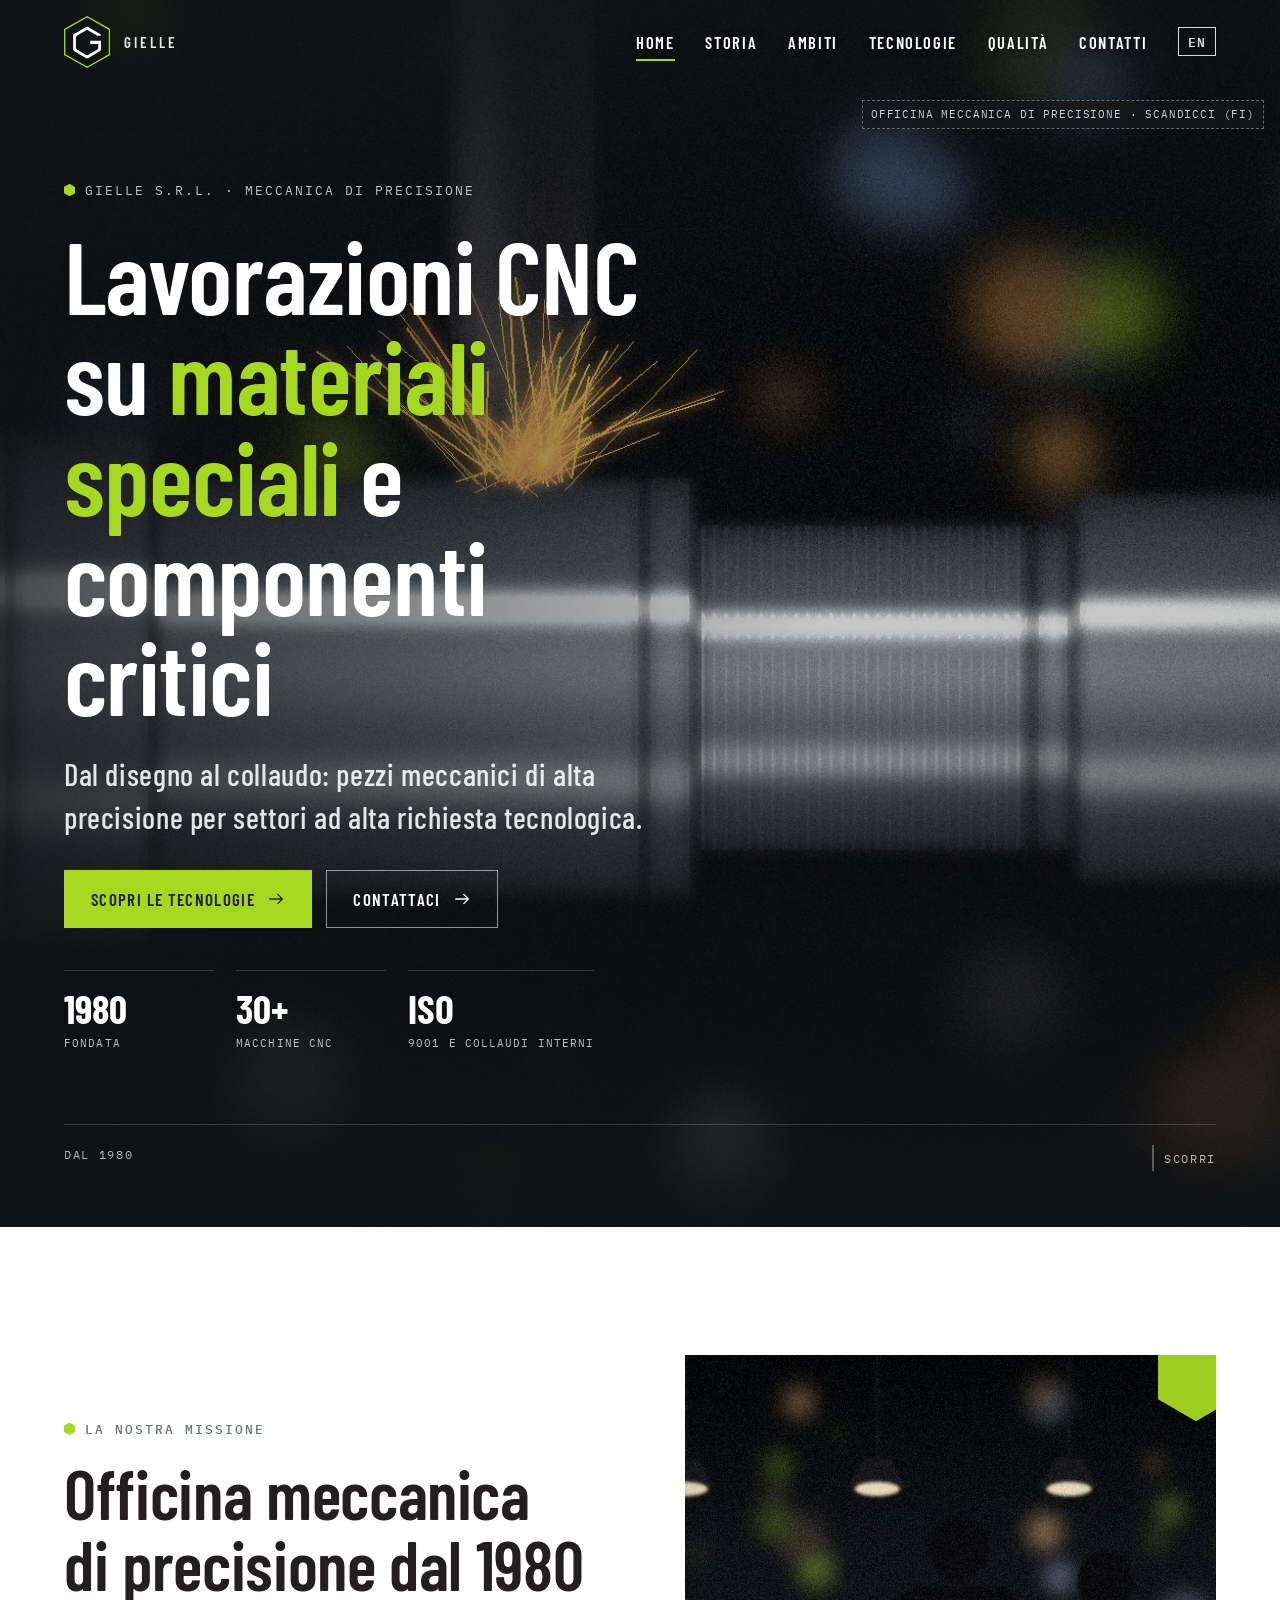
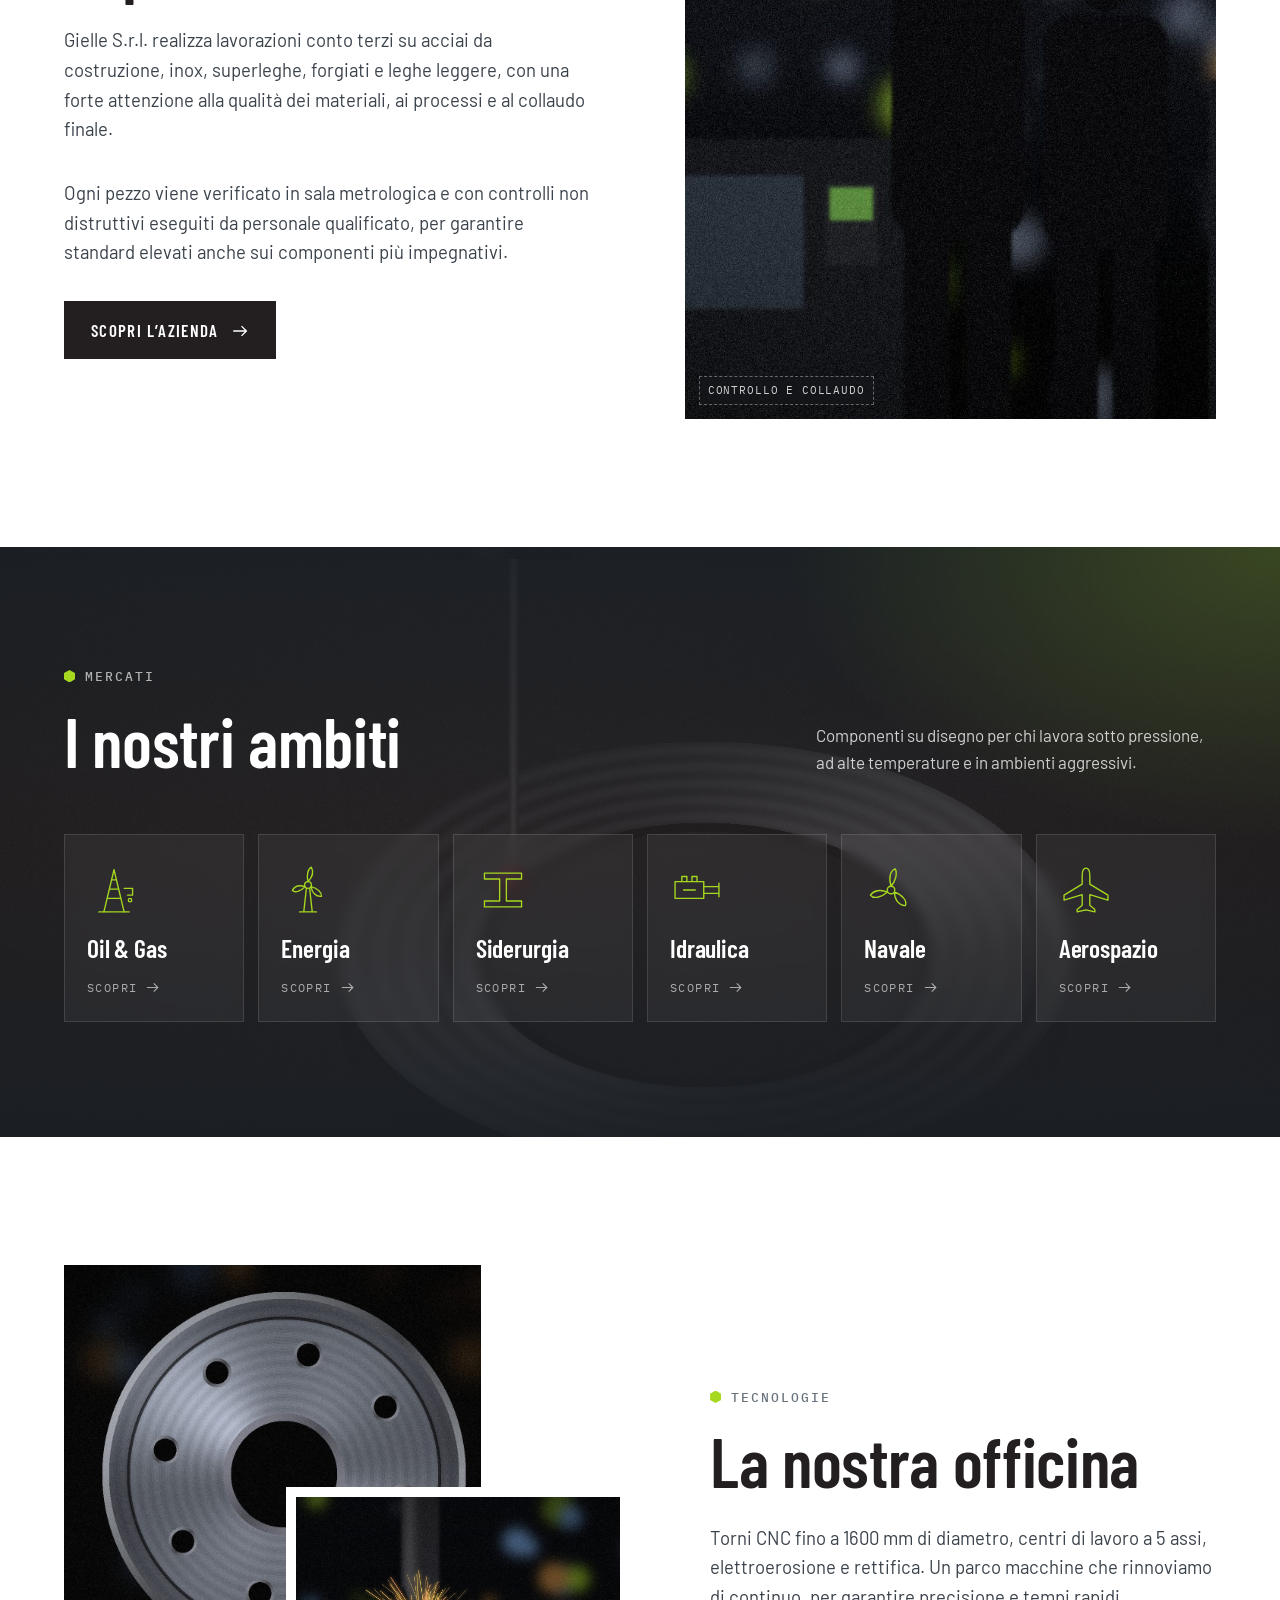
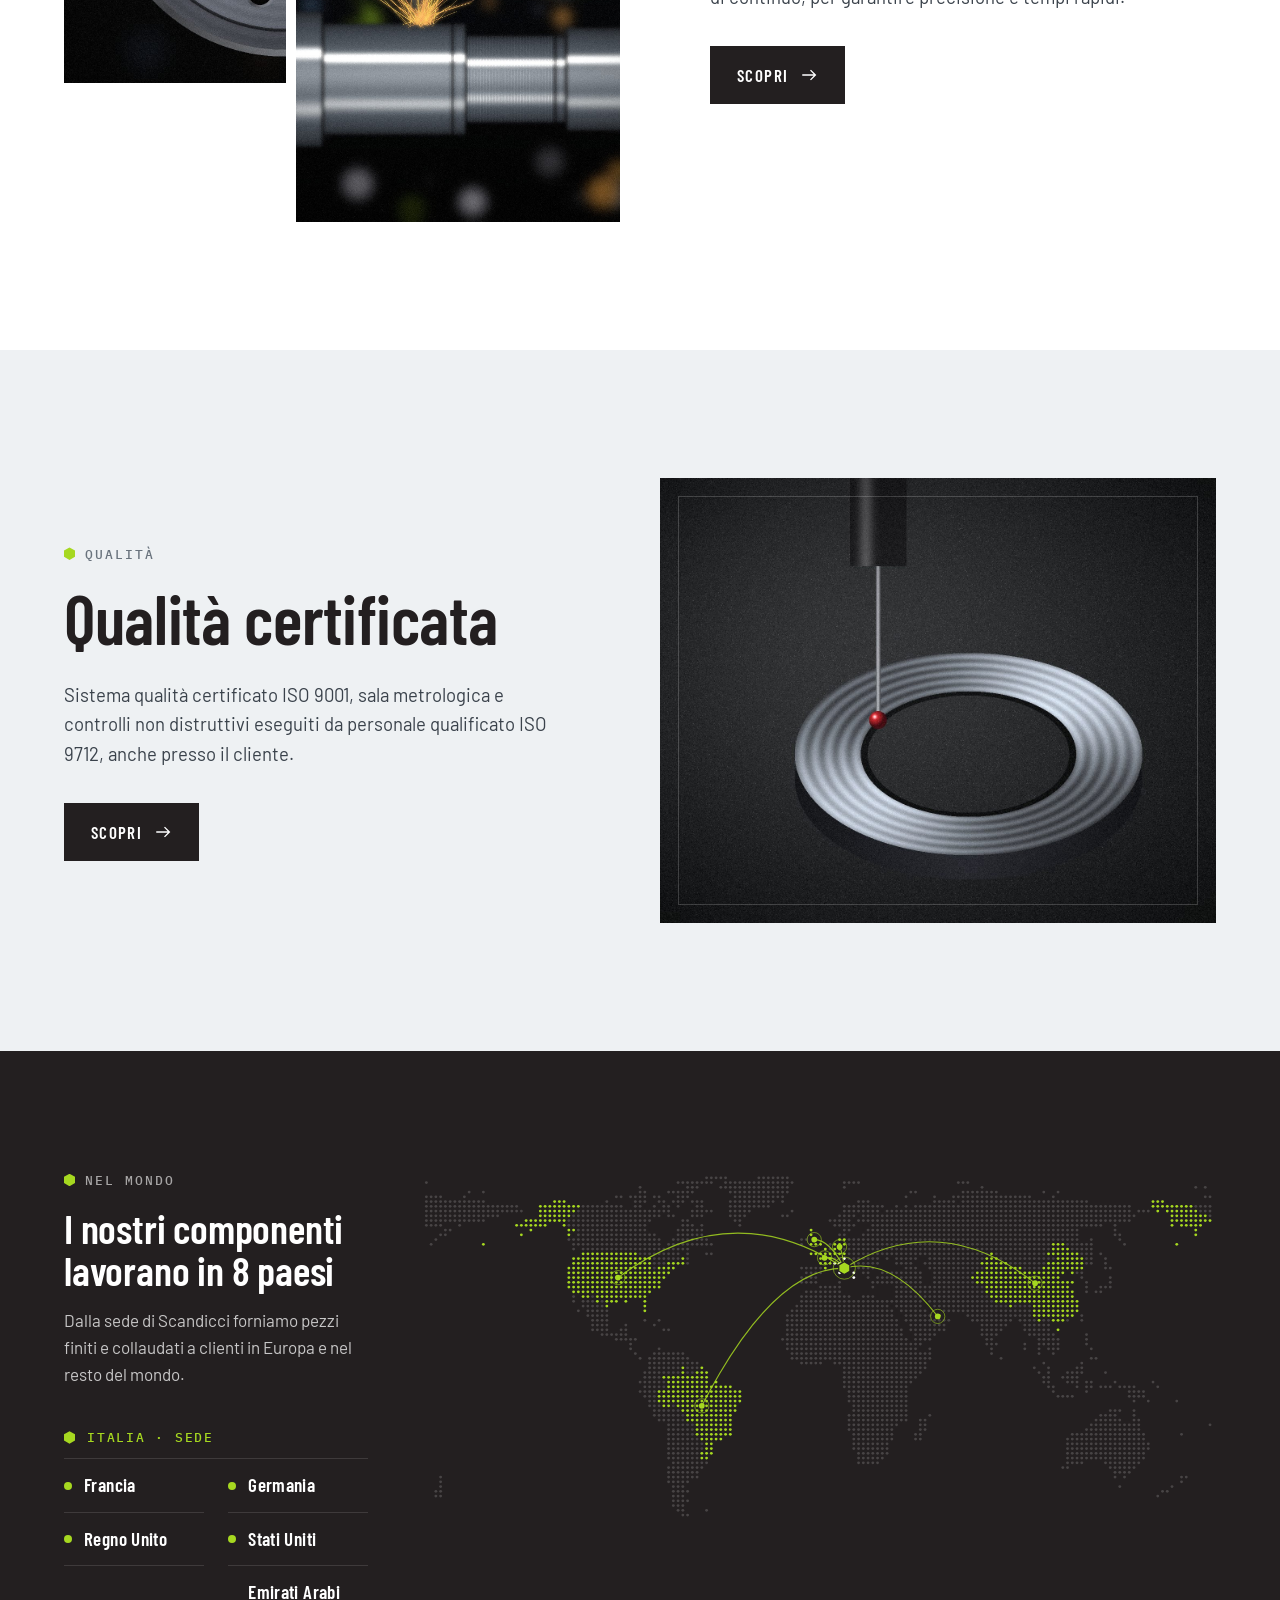
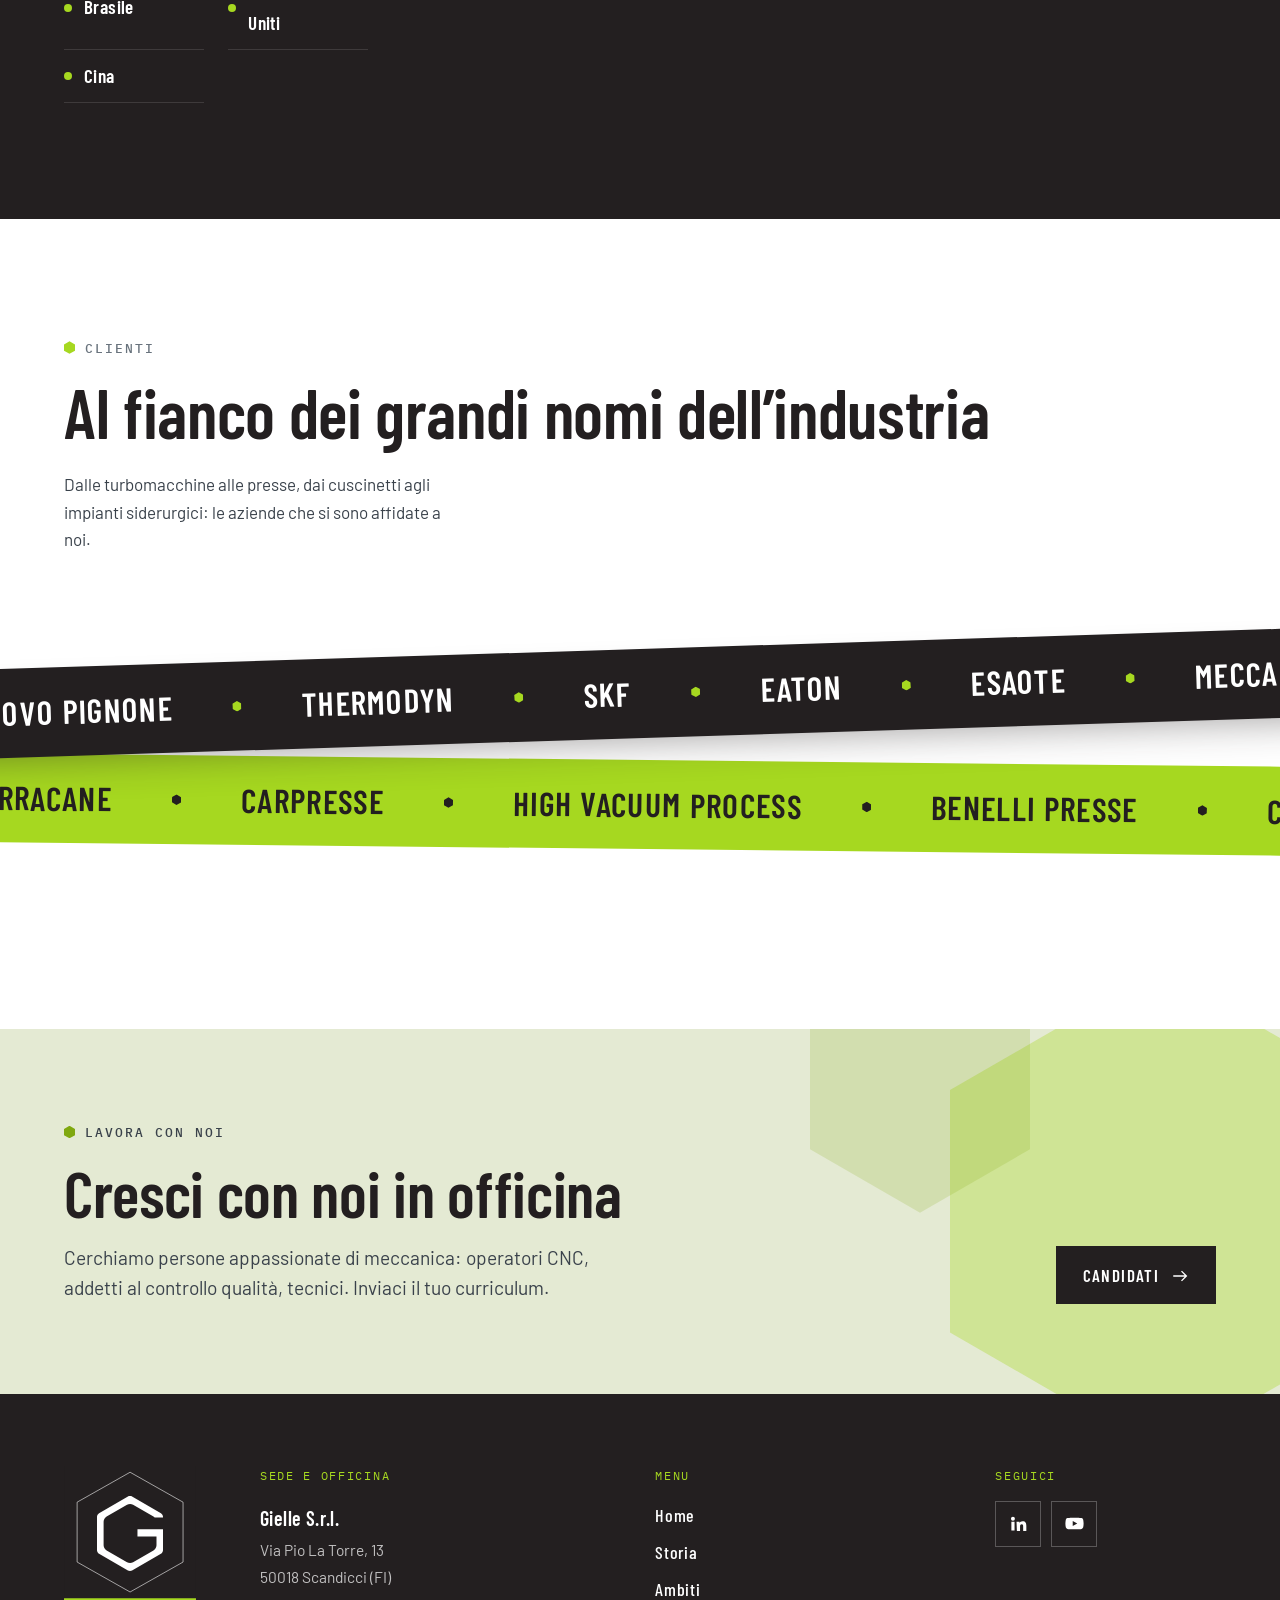
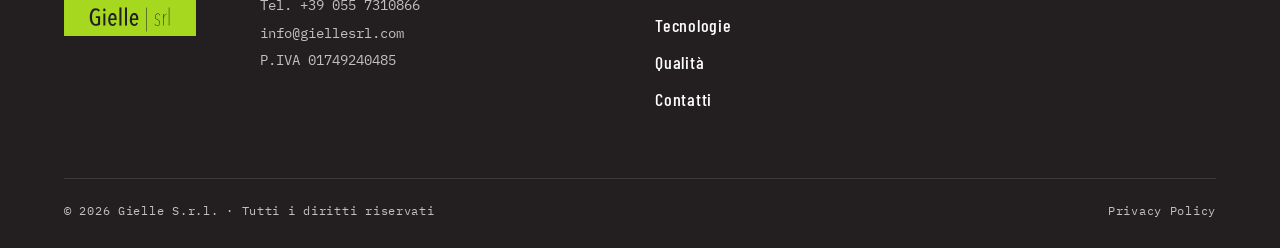
<file: index.html>
<!doctype html>
<html lang="it">
<head>
<meta charset="utf-8">
<meta name="viewport" content="width=device-width, initial-scale=1, viewport-fit=cover">
<title>Gielle S.r.l. – Meccanica di precisione a Scandicci (FI)</title>
<meta name="description" content="Gielle S.r.l., officina meccanica di precisione a Scandicci (Firenze) dal 1980: lavorazioni CNC conto terzi su acciai speciali e superleghe, controlli e collaudi.">
<link rel="icon" href="assets/logo/gielle-simbolo-esagono.svg" type="image/svg+xml">
<link rel="preconnect" href="https://fonts.googleapis.com">
<link rel="preconnect" href="https://fonts.gstatic.com" crossorigin>
<link rel="stylesheet" href="https://fonts.googleapis.com/css2?family=Barlow+Condensed:wght@500;600;700&family=Barlow:wght@400;500;600&family=IBM+Plex+Mono:wght@400;500&display=swap">
<link rel="stylesheet" href="css/style.css">
</head>
<body class="home">

<svg width="0" height="0" style="position:absolute" aria-hidden="true">
  <defs>
    <symbol id="gl" viewBox="71.86 101.03 187.78 211.13">
      <path d="M 256.644 257.878 L 165.754 309.156 L 74.863 257.878 L 74.863 155.305 L 165.754 104.027 L 256.644 155.305 Z" fill="none" style="stroke:var(--logo-hex,currentColor)" stroke-width="1.4" vector-effect="non-scaling-stroke"/>
      <path d="M 165.601562 273.058594 C 164.234375 273.058594 162.972656 272.769531 162.058594 272.242188 L 112.515625 243.652344 C 110.597656 242.539062 108.976562 239.722656 108.976562 237.511719 L 108.976562 180.320312 C 108.976562 178.105469 110.597656 175.300781 112.515625 174.195312 L 162.0625 145.601562 C 162.976562 145.066406 164.230469 144.777344 165.601562 144.777344 C 166.972656 144.777344 168.226562 145.066406 169.125 145.589844 L 218.675781 174.195312 C 220.605469 175.300781 222.226562 178.105469 222.226562 180.320312 L 222.226562 181.445312 L 207.964844 181.445312 C 207.308594 180.742188 206.589844 180.152344 205.867188 179.734375 L 170.886719 159.546875 C 169.472656 158.742188 167.582031 158.289062 165.683594 158.289062 C 163.789062 158.289062 161.898438 158.742188 160.5 159.539062 L 125.503906 179.738281 C 122.589844 181.398438 120.300781 185.355469 120.300781 188.738281 L 120.300781 229.109375 C 120.300781 232.476562 122.589844 236.425781 125.503906 238.105469 L 160.484375 258.285156 C 161.878906 259.097656 163.726562 259.546875 165.683594 259.546875 C 167.644531 259.546875 169.496094 259.097656 170.898438 258.277344 L 205.871094 238.105469 C 208.785156 236.425781 211.070312 232.472656 211.070312 229.109375 L 211.070312 214.238281 L 178.410156 214.238281 L 178.410156 201.574219 L 222.226562 201.574219 L 222.226562 237.511719 C 222.226562 239.726562 220.601562 242.539062 218.671875 243.652344 L 169.140625 272.25 C 168.253906 272.753906 166.929688 273.058594 165.601562 273.058594" fill="currentColor"/>
    </symbol>
    <symbol id="arrow" viewBox="0 0 24 24"><path d="M3 12h17M14 5.5 20.5 12 14 18.5" fill="none" stroke="currentColor" stroke-width="1.8"/></symbol>
  </defs>
</svg>

<div class="site" id="top">

<header class="header header--init" id="hdr">
  <div class="wrap">
    <a class="brand" href="index.html" aria-label="Gielle S.r.l. – Home">
      <svg viewBox="0 0 187.78 211.13" aria-hidden="true"><use href="#gl"/></svg>
      <span class="brand-name">Gielle</span>
    </a>
    <nav class="nav" aria-label="Menu principale">
      <a href="index.html" aria-current="page">Home</a>
      <a href="pagine/storia.html">Storia</a>
      <a href="pagine/ambiti.html">Ambiti</a>
      <a href="pagine/tecnologie.html">Tecnologie</a>
      <a href="pagine/qualita.html">Qualità</a>
      <a href="pagine/contatti.html">Contatti</a>
      <a class="lang" href="#" lang="en" hreflang="en" title="English version (in preparazione)">EN</a>
    </nav>
    <button class="burger" id="burger" aria-label="Apri il menu" aria-expanded="false" aria-controls="mnav"><span></span><span></span><span></span></button>
  </div>
  <nav class="mnav" id="mnav" aria-label="Menu mobile"><div class="mwrap">
    <a href="index.html" aria-current="page">Home <span>01</span></a>
    <a href="pagine/storia.html">Storia <span>02</span></a>
    <a href="pagine/ambiti.html">Ambiti <span>03</span></a>
    <a href="pagine/tecnologie.html">Tecnologie <span>04</span></a>
    <a href="pagine/qualita.html">Qualità <span>05</span></a>
    <a href="pagine/contatti.html">Contatti <span>06</span></a>
    <a href="#" lang="en">English <span>EN</span></a>
  </div></nav>
</header>

<main>
<section class="hero hero-home" aria-labelledby="hero-title">
  <div class="hero-media" role="img" aria-label="Officina meccanica di precisione Gielle"></div>
  <span class="ph-tag">Officina meccanica di precisione · Scandicci (FI)</span>
  <div class="wrap">
    <p class="hero-kicker">Gielle S.r.l. · Meccanica di precisione</p>
    <h1 id="hero-title">Lavorazioni CNC su <em>materiali speciali</em> e componenti critici</h1>
    <p class="hero-claim">Dal disegno al collaudo: pezzi meccanici di alta precisione per settori ad alta richiesta tecnologica.</p>
    <div class="hero-ctas">
      <a class="btn btn-lime" href="pagine/tecnologie.html">Scopri le tecnologie <svg><use href="#arrow"/></svg></a>
      <a class="btn btn-ghost" href="pagine/contatti.html">Contattaci <svg><use href="#arrow"/></svg></a>
    </div>
    <ul class="hero-stats" aria-label="Valori aziendali">
      <li><strong>1980</strong><span>fondata</span></li>
      <li><strong>30+</strong><span>macchine CNC</span></li>
      <li><strong>ISO</strong><span>9001 e collaudi interni</span></li>
    </ul>
    <div class="hero-foot">
      <span>Dal 1980</span>
      <a class="scrollcue" href="#azienda"><i></i>Scorri</a>
    </div>
  </div>
</section>

<section class="split h-about" id="azienda" aria-labelledby="about-title">
  <div class="wrap split-grid">
    <div class="rv">
      <span class="eyebrow">La nostra missione</span>
      <h2 id="about-title">Officina meccanica di precisione dal 1980</h2>
      <p class="lead">Gielle S.r.l. realizza lavorazioni conto terzi su acciai da costruzione, inox, superleghe, forgiati e leghe leggere, con una forte attenzione alla qualità dei materiali, ai processi e al collaudo finale.</p>
      <p class="lead">Ogni pezzo viene verificato in sala metrologica e con controlli non distruttivi eseguiti da personale qualificato, per garantire standard elevati anche sui componenti più impegnativi.</p>
      <a class="btn btn-ink" href="pagine/storia.html">Scopri l’azienda <svg><use href="#arrow"/></svg></a>
    </div>
    <div class="media tall rv" style="background-image:url(assets/img/carriere.jpg)" role="img" aria-label="Reparto produttivo Gielle">
      <span class="corner" aria-hidden="true"></span>
      <span class="ph-tag">Controllo e collaudo</span>
    </div>
  </div>
</section>

<section class="markets h-markets" aria-labelledby="markets-title">
  <div class="wrap">
    <div class="sec-head rv">
      <div>
        <span class="eyebrow">Mercati</span>
        <h2 id="markets-title">I nostri ambiti</h2>
      </div>
      <p>Componenti su disegno per chi lavora sotto pressione, ad alte temperature e in ambienti aggressivi.</p>
    </div>
    <div class="mk-row">
      <a class="mk rv" href="pagine/ambiti.html#oil-gas">
        <span class="ico"><svg viewBox="0 0 64 64"><path d="M20 58 32 8l12 50M24 42h16M26.5 31h11M29 20h6"/><path d="M14 58h36"/><path d="M44 30h10v8h-6"/><circle cx="51" cy="44" r="2"/></svg></span>
        <h3>Oil &amp; Gas</h3>
        <span class="mk-go">Scopri <svg><use href="#arrow"/></svg></span>
      </a>
      <a class="mk rv" href="pagine/ambiti.html#energia">
        <span class="ico"><svg viewBox="0 0 64 64"><circle cx="32" cy="26" r="4"/><path d="M32 22c-2-8 0-15 4-17 3 6 1 12-4 17M35.5 28c8 2 13 7 12.5 11.5-6.5.5-11-4-12.5-11.5M28.5 28c-5.5 6-12 7.5-15 4.5 3-5.5 9-6.5 15-4.5"/><path d="M30 30.5 27 58h10l-3-27.5M22 58h20"/></svg></span>
        <h3>Energia</h3>
        <span class="mk-go">Scopri <svg><use href="#arrow"/></svg></span>
      </a>
      <a class="mk rv" href="pagine/ambiti.html#siderurgia">
        <span class="ico"><svg viewBox="0 0 64 64"><path d="M10 12h44v7H36v26h18v7H10v-7h18V19H10z"/></svg></span>
        <h3>Siderurgia</h3>
        <span class="mk-go">Scopri <svg><use href="#arrow"/></svg></span>
      </a>
      <a class="mk rv" href="pagine/ambiti.html#idraulica">
        <span class="ico"><svg viewBox="0 0 64 64"><rect x="6" y="22" width="34" height="20"/><path d="M40 28h18M40 36h18M58 24v16M14 22v-6h6v6M26 22v-6h6v6"/><path d="M16 32h14"/></svg></span>
        <h3>Idraulica</h3>
        <span class="mk-go">Scopri <svg><use href="#arrow"/></svg></span>
      </a>
      <a class="mk rv" href="pagine/ambiti.html#navale">
        <span class="ico"><svg viewBox="0 0 64 64"><circle cx="32" cy="32" r="4.5"/><path d="M32 27.5C29 18 31 9 37 7c3 6 0 15-5 20.5M36 34.5c9.5 3 15.5 10.5 13 16-6.5.5-12.5-6-13-16M28 34.5C20.5 41 11 43 7.5 38c4-5.5 12-7 20.5-3.5"/></svg></span>
        <h3>Navale</h3>
        <span class="mk-go">Scopri <svg><use href="#arrow"/></svg></span>
      </a>
      <a class="mk rv" href="pagine/ambiti.html#aerospazio">
        <span class="ico"><svg viewBox="0 0 64 64"><path d="M32 6c3 0 4.5 4 4.5 9v10L58 38v6l-21.5-6.5V50l6 5v3L32 55.5 21.5 58v-3l6-5V37.5L6 44v-6l21.5-13V15c0-5 1.5-9 4.5-9z"/></svg></span>
        <h3>Aerospazio</h3>
        <span class="mk-go">Scopri <svg><use href="#arrow"/></svg></span>
      </a>
    </div>
  </div>
</section>

<section class="split h-shop" aria-labelledby="shop-title">
  <div class="wrap split-grid">
    <div class="duo rv">
      <div class="media duo-a" style="background-image:url(assets/img/officina.jpg)" role="img" aria-label="Pezzo tornito"></div>
      <div class="media duo-b" style="background-image:url(assets/img/hero.jpg)" role="img" aria-label="Tornitura CNC"></div>
    </div>
    <div class="rv">
      <span class="eyebrow">Tecnologie</span>
      <h2 id="shop-title">La nostra officina</h2>
      <p class="lead">Torni CNC fino a 1600 mm di diametro, centri di lavoro a 5 assi, elettroerosione e rettifica. Un parco macchine che rinnoviamo di continuo, per garantire precisione e tempi rapidi.</p>
      <a class="btn btn-ink" href="pagine/tecnologie.html">Scopri <svg><use href="#arrow"/></svg></a>
    </div>
  </div>
</section>

<section class="split rev quality" aria-labelledby="q-title">
  <div class="wrap split-grid">
    <div class="media rv" style="background-image:url(assets/img/metrologia.jpg)" role="img" aria-label="Macchina di misura tridimensionale">
      <span class="frame"></span>
    </div>
    <div class="rv">
      <span class="eyebrow">Qualità</span>
      <h2 id="q-title">Qualità certificata</h2>
      <p class="lead">Sistema qualità certificato ISO 9001, sala metrologica e controlli non distruttivi eseguiti da personale qualificato ISO 9712, anche presso il cliente.</p>
      <a class="btn btn-ink" href="pagine/qualita.html">Scopri <svg><use href="#arrow"/></svg></a>
    </div>
  </div>
</section>

<section class="world-sec" aria-labelledby="world-title">
  <div class="wrap world rv">
    <div class="world-head">
      <span class="eyebrow">Nel mondo</span>
      <h2 id="world-title">I nostri componenti lavorano in <span data-paesi-count>8</span> paesi</h2>
      <p>Dalla sede di Scandicci forniamo pezzi finiti e collaudati a clienti in Europa e nel resto del mondo.</p>
    </div>
    <div class="world-map" data-sede="IT" data-paesi="FR,DE,GB,US,BR,AE,CN" role="img" aria-label="Mappa del mondo con i paesi in cui lavorano i componenti Gielle"></div>
    <ul class="world-list" aria-label="Paesi"></ul>
  </div>
</section>

<section class="clients" aria-labelledby="cl-title">
  <div class="wrap">
    <div class="sec-head rv">
      <div>
        <span class="eyebrow">Clienti</span>
        <h2 id="cl-title">Al fianco dei grandi nomi dell’industria</h2>
      </div>
      <p>Dalle turbomacchine alle presse, dai cuscinetti agli impianti siderurgici: le aziende che si sono affidate a noi.</p>
    </div>
  </div>
  <div class="cl-tapes">
  <div class="marquee"><ul><li>Nuovo Pignone</li><li>Thermodyn</li><li>SKF</li><li>Eaton</li><li>Esaote</li><li>Meccaniche Pasquali</li><li>Pignone España</li><li>Innse Berardi</li><li>Axis</li><li>Inso</li><li>Quadrant EPP</li><li>BMV Presse</li></ul><ul aria-hidden="true"><li>Nuovo Pignone</li><li>Thermodyn</li><li>SKF</li><li>Eaton</li><li>Esaote</li><li>Meccaniche Pasquali</li><li>Pignone España</li><li>Innse Berardi</li><li>Axis</li><li>Inso</li><li>Quadrant EPP</li><li>BMV Presse</li></ul></div>
  <div class="marquee"><ul><li>Barracane</li><li>Carpresse</li><li>High Vacuum Process</li><li>Benelli Presse</li><li>Cima Impianti</li><li>Fabio Perini</li><li>Centrifughe Industriali</li><li>Servizi Industriali</li><li>Gambini</li><li>Proel Tecnologie</li><li>VAI Pomini</li></ul><ul aria-hidden="true"><li>Barracane</li><li>Carpresse</li><li>High Vacuum Process</li><li>Benelli Presse</li><li>Cima Impianti</li><li>Fabio Perini</li><li>Centrifughe Industriali</li><li>Servizi Industriali</li><li>Gambini</li><li>Proel Tecnologie</li><li>VAI Pomini</li></ul></div>
  </div>
</section>

<section class="join" aria-labelledby="c-title">
  <div class="wrap">
   <div class="join-card">
    <div class="rv">
      <span class="eyebrow">Lavora con noi</span>
      <h2 id="c-title">Cresci con noi in officina</h2>
      <p>Cerchiamo persone appassionate di meccanica: operatori CNC, addetti al controllo qualità, tecnici. Inviaci il tuo curriculum.</p>
    </div>
    <a class="btn btn-lime rv" href="pagine/contatti.html#lavora-con-noi">Candidati <svg><use href="#arrow"/></svg></a>
   </div>
  </div>
</section>
</main>

<footer class="footer">
  <div class="wrap">
    <div class="f-grid">
      <div class="f-logo"><img src="assets/logo/gielle-logo-istituzionale.svg" alt="Gielle S.r.l." width="132" height="170"></div>
      <div>
        <div class="f-h">Sede e officina</div>
        <address>
          <strong>Gielle S.r.l.</strong><br>
          Via Pio La Torre, 13<br>
          50018 Scandicci (FI)<br>
          <span class="mono">Tel. +39 055 7310866</span><br>
          <span class="mono">info@giellesrl.com</span><br>
          <span class="mono">P.IVA 01749240485</span>
        </address>
      </div>
      <div>
        <div class="f-h">Menu</div>
        <ul class="f-links">
          <li><a href="index.html">Home</a></li>
          <li><a href="pagine/storia.html">Storia</a></li>
          <li><a href="pagine/ambiti.html">Ambiti</a></li>
          <li><a href="pagine/tecnologie.html">Tecnologie</a></li>
          <li><a href="pagine/qualita.html">Qualità</a></li>
          <li><a href="pagine/contatti.html">Contatti</a></li>
        </ul>
      </div>
      <div>
        <div class="f-h">Seguici</div>
        <div class="social">
          <a href="https://www.linkedin.com/company/gielle-s-r-l-" target="_blank" rel="noopener" aria-label="LinkedIn"><svg viewBox="0 0 24 24"><path d="M4.98 3.5a2.5 2.5 0 1 1 0 5 2.5 2.5 0 0 1 0-5zM3 9.75h4v11H3zM9.5 9.75h3.8v1.5h.06c.53-1 1.83-2.05 3.77-2.05 4.03 0 4.77 2.65 4.77 6.1v6.2h-4v-5.5c0-1.31-.02-3-1.83-3-1.83 0-2.11 1.43-2.11 2.9v5.6h-4z"/></svg></a>
          <a href="https://youtu.be/cLt_xMNGrU4" target="_blank" rel="noopener" aria-label="YouTube"><svg viewBox="0 0 24 24"><path d="M23 7.2a3 3 0 0 0-2.1-2.1C19 4.6 12 4.6 12 4.6s-7 0-8.9.5A3 3 0 0 0 1 7.2 31 31 0 0 0 .5 12a31 31 0 0 0 .5 4.8 3 3 0 0 0 2.1 2.1c1.9.5 8.9.5 8.9.5s7 0 8.9-.5a3 3 0 0 0 2.1-2.1 31 31 0 0 0 .5-4.8 31 31 0 0 0-.5-4.8zM9.75 15.02V8.98L15.5 12z"/></svg></a>
        </div>
      </div>
    </div>
    <div class="f-bottom">
      <span>© 2026 Gielle S.r.l. · Tutti i diritti riservati</span>
      <a href="pagine/privacy.html">Privacy Policy</a>
    </div>
  </div>
</footer>
</div>

<script src="js/main.js"></script>
<script src="js/mappa.js"></script>
</body>
</html>
</file>
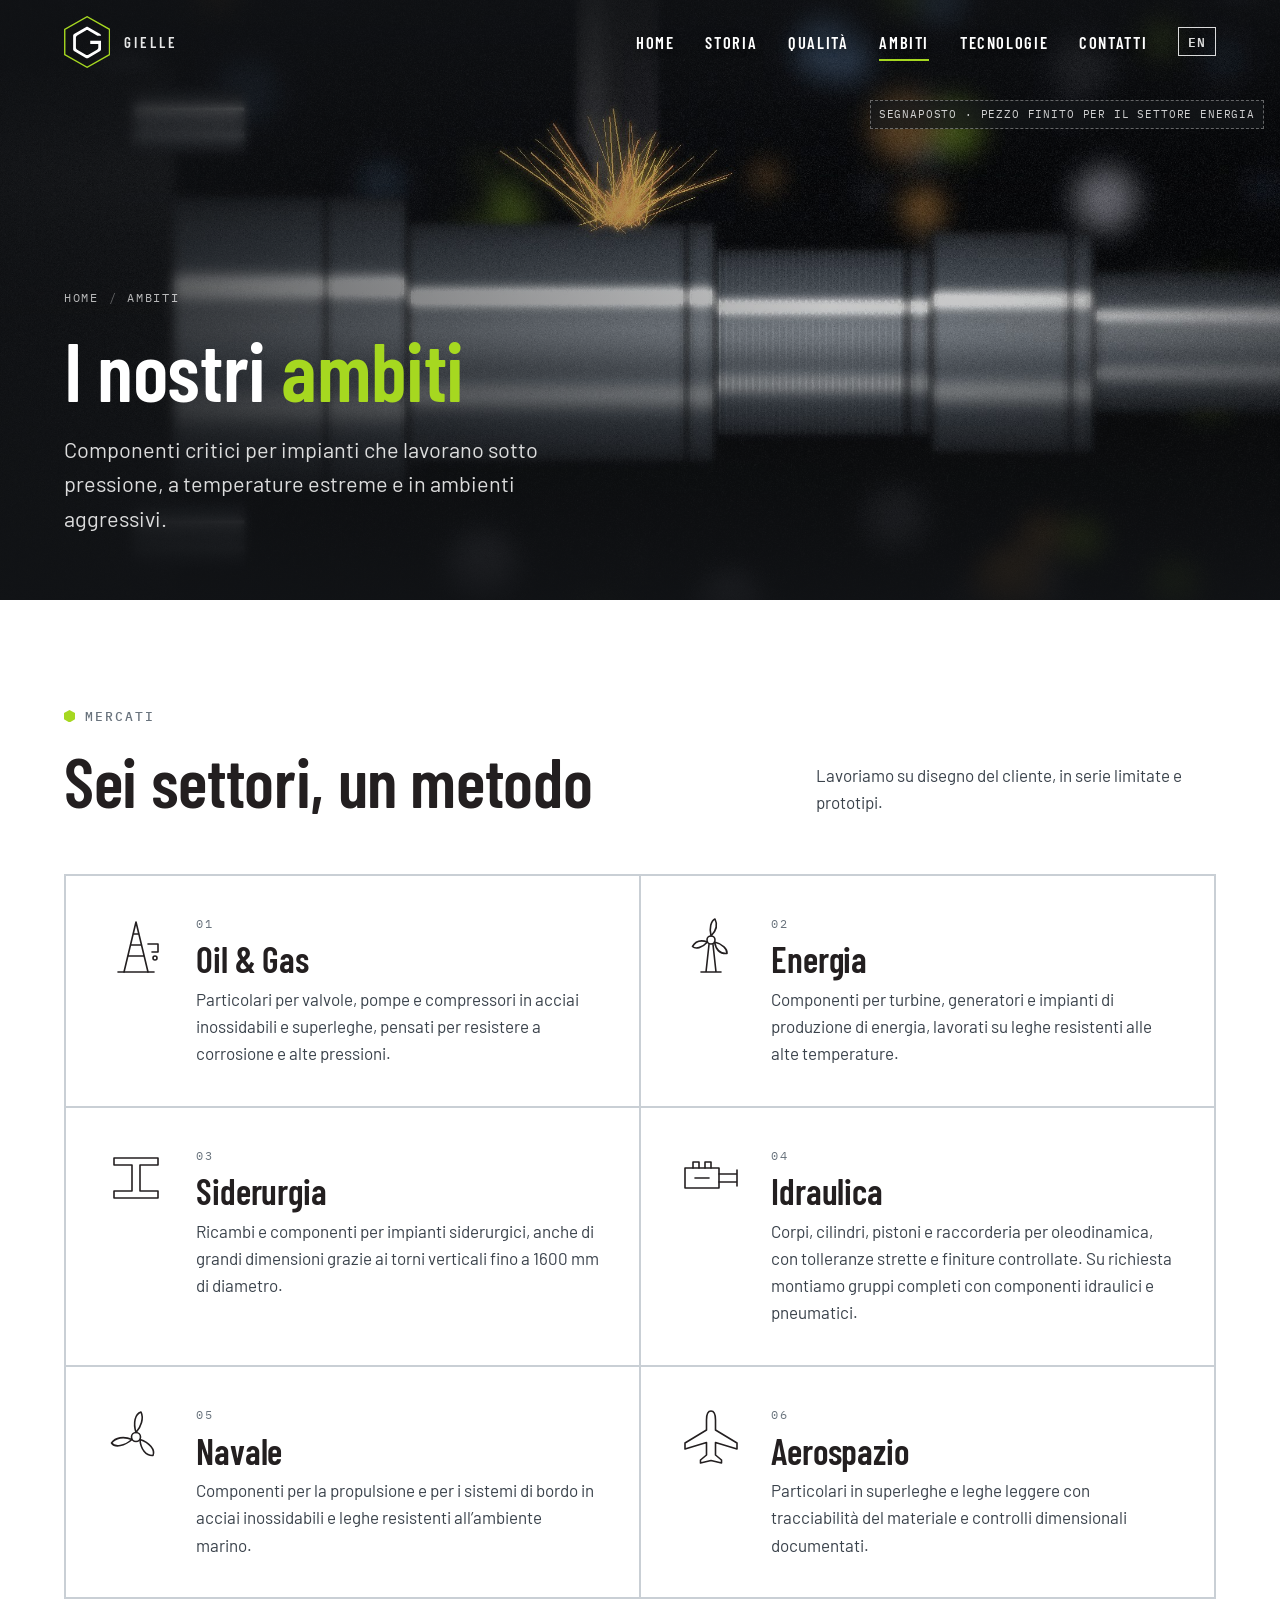
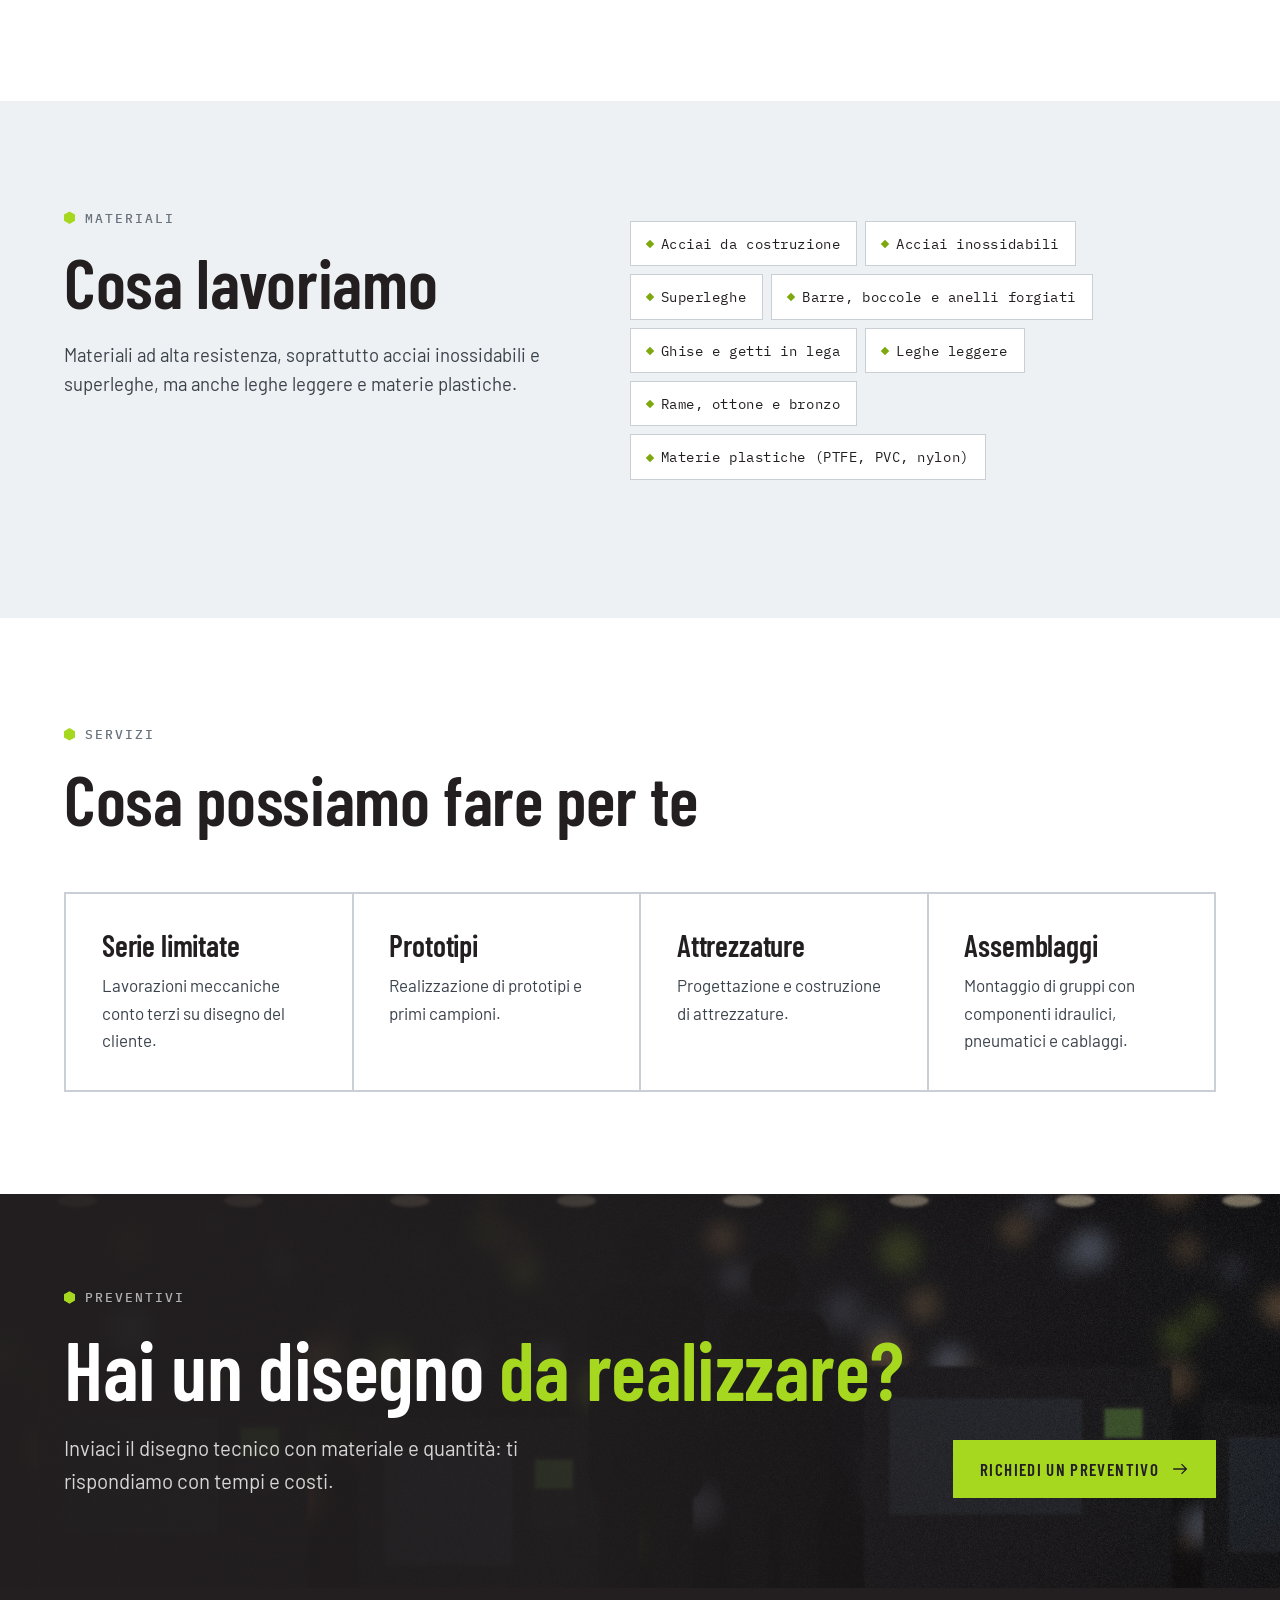
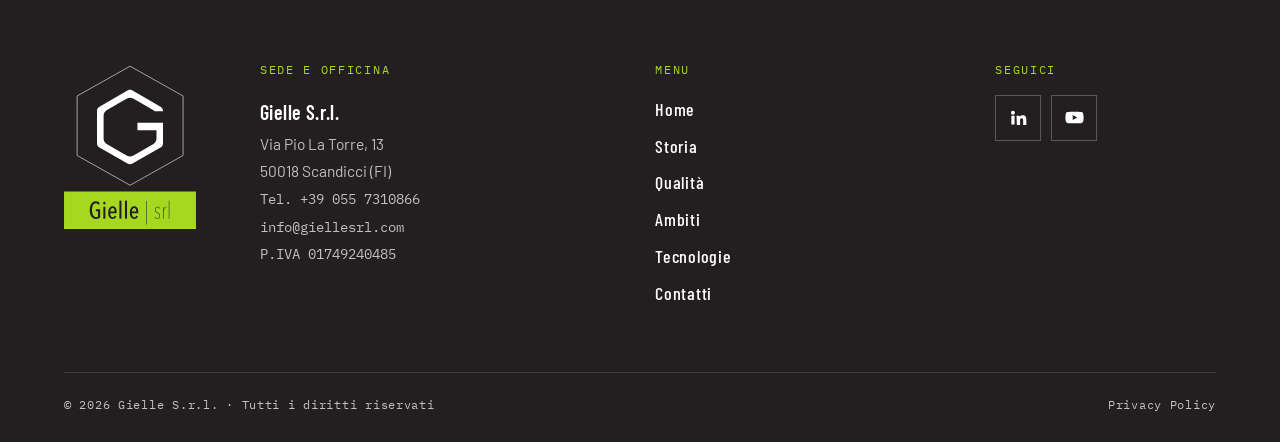
<file: ambiti.html>
<!doctype html>
<html lang="it">
<head>
<meta charset="utf-8">
<meta name="viewport" content="width=device-width, initial-scale=1, viewport-fit=cover">
<title>Ambiti – Gielle S.r.l.</title>
<meta name="description" content="Oil & Gas, energia, siderurgia, idraulica, navale e aerospazio: i settori in cui lavora Gielle S.r.l.">
<link rel="icon" href="assets/logo/gielle-simbolo-esagono.svg" type="image/svg+xml">
<link rel="preconnect" href="https://fonts.googleapis.com">
<link rel="preconnect" href="https://fonts.gstatic.com" crossorigin>
<link rel="stylesheet" href="https://fonts.googleapis.com/css2?family=Barlow+Condensed:wght@500;600;700&family=Barlow:wght@400;500;600&family=IBM+Plex+Mono:wght@400;500&display=swap">
<link rel="stylesheet" href="css/style.css">
</head>
<body>

<svg width="0" height="0" style="position:absolute" aria-hidden="true">
  <defs>
    <symbol id="gl" viewBox="71.86 101.03 187.78 211.13">
      <path d="M 256.644 257.878 L 165.754 309.156 L 74.863 257.878 L 74.863 155.305 L 165.754 104.027 L 256.644 155.305 Z" fill="none" style="stroke:var(--logo-hex,currentColor)" stroke-width="1.4" vector-effect="non-scaling-stroke"/>
      <path d="M 165.601562 273.058594 C 164.234375 273.058594 162.972656 272.769531 162.058594 272.242188 L 112.515625 243.652344 C 110.597656 242.539062 108.976562 239.722656 108.976562 237.511719 L 108.976562 180.320312 C 108.976562 178.105469 110.597656 175.300781 112.515625 174.195312 L 162.0625 145.601562 C 162.976562 145.066406 164.230469 144.777344 165.601562 144.777344 C 166.972656 144.777344 168.226562 145.066406 169.125 145.589844 L 218.675781 174.195312 C 220.605469 175.300781 222.226562 178.105469 222.226562 180.320312 L 222.226562 181.445312 L 207.964844 181.445312 C 207.308594 180.742188 206.589844 180.152344 205.867188 179.734375 L 170.886719 159.546875 C 169.472656 158.742188 167.582031 158.289062 165.683594 158.289062 C 163.789062 158.289062 161.898438 158.742188 160.5 159.539062 L 125.503906 179.738281 C 122.589844 181.398438 120.300781 185.355469 120.300781 188.738281 L 120.300781 229.109375 C 120.300781 232.476562 122.589844 236.425781 125.503906 238.105469 L 160.484375 258.285156 C 161.878906 259.097656 163.726562 259.546875 165.683594 259.546875 C 167.644531 259.546875 169.496094 259.097656 170.898438 258.277344 L 205.871094 238.105469 C 208.785156 236.425781 211.070312 232.472656 211.070312 229.109375 L 211.070312 214.238281 L 178.410156 214.238281 L 178.410156 201.574219 L 222.226562 201.574219 L 222.226562 237.511719 C 222.226562 239.726562 220.601562 242.539062 218.671875 243.652344 L 169.140625 272.25 C 168.253906 272.753906 166.929688 273.058594 165.601562 273.058594" fill="currentColor"/>
    </symbol>
    <symbol id="arrow" viewBox="0 0 24 24"><path d="M3 12h17M14 5.5 20.5 12 14 18.5" fill="none" stroke="currentColor" stroke-width="1.8"/></symbol>
  </defs>
</svg>

<div class="site" id="top">

<header class="header" id="hdr">
  <div class="wrap">
    <a class="brand" href="index.html" aria-label="Gielle S.r.l. – Home">
      <svg viewBox="0 0 187.78 211.13" aria-hidden="true"><use href="#gl"/></svg>
      <span class="brand-name">Gielle</span>
    </a>
    <nav class="nav" aria-label="Menu principale">
      <a href="index.html">Home</a>
      <a href="storia.html">Storia</a>
      <a href="qualita.html">Qualità</a>
      <a href="ambiti.html" aria-current="page">Ambiti</a>
      <a href="tecnologie.html">Tecnologie</a>
      <a href="contatti.html">Contatti</a>
      <a class="lang" href="#" lang="en" hreflang="en" title="English version (in preparazione)">EN</a>
    </nav>
    <button class="burger" id="burger" aria-label="Apri il menu" aria-expanded="false" aria-controls="mnav"><span></span><span></span><span></span></button>
  </div>
  <nav class="mnav" id="mnav" aria-label="Menu mobile"><div class="mwrap">
    <a href="index.html">Home <span>01</span></a>
    <a href="storia.html">Storia <span>02</span></a>
    <a href="qualita.html">Qualità <span>03</span></a>
    <a href="ambiti.html" aria-current="page">Ambiti <span>04</span></a>
    <a href="tecnologie.html">Tecnologie <span>05</span></a>
    <a href="contatti.html">Contatti <span>06</span></a>
    <a href="#" lang="en">English <span>EN</span></a>
  </div></nav>
</header>

<main>
<section class="hero phero" aria-labelledby="page-title">
  <div class="hero-media phero-media" style="background-image:url(assets/img/hero.jpg)" aria-hidden="true"></div>
  <span class="ph-tag">Segnaposto · pezzo finito per il settore energia</span>
  <div class="wrap">
    <nav class="crumb" aria-label="Percorso"><a href="index.html">Home</a><span>/</span>Ambiti</nav>
    <h1 id="page-title">I nostri <em>ambiti</em></h1>
    <p class="sub">Componenti critici per impianti che lavorano sotto pressione, a temperature estreme e in ambienti aggressivi.</p>
  </div>
</section>

<section class="sec" aria-labelledby="a-sett">
  <div class="wrap">
    <div class="sec-head rv">
      <div>
        <span class="eyebrow">Mercati</span>
        <h2 id="a-sett">Sei settori, un metodo</h2>
      </div>
      <p>Lavoriamo su disegno del cliente, in serie limitate e prototipi.</p>
    </div>
    <div class="sectors">
      <article class="sector rv" id="oil-gas">
        <span class="ico"><svg viewBox="0 0 64 64"><path d="M20 58 32 8l12 50M24 42h16M26.5 31h11M29 20h6"/><path d="M14 58h36"/><path d="M44 30h10v8h-6"/><circle cx="51" cy="44" r="2"/></svg></span>
        <span class="idx">01</span>
        <h3>Oil &amp; Gas</h3>
        <p>Particolari per valvole, pompe e compressori in acciai inossidabili e superleghe, pensati per resistere a corrosione e alte pressioni.</p>
      </article>
      <article class="sector rv" id="energia">
        <span class="ico"><svg viewBox="0 0 64 64"><circle cx="32" cy="26" r="4"/><path d="M32 22c-2-8 0-15 4-17 3 6 1 12-4 17M35.5 28c8 2 13 7 12.5 11.5-6.5.5-11-4-12.5-11.5M28.5 28c-5.5 6-12 7.5-15 4.5 3-5.5 9-6.5 15-4.5"/><path d="M30 30.5 27 58h10l-3-27.5M22 58h20"/></svg></span>
        <span class="idx">02</span>
        <h3>Energia</h3>
        <p>Componenti per turbine, generatori e impianti di produzione di energia, lavorati su leghe resistenti alle alte temperature.</p>
      </article>
      <article class="sector rv" id="siderurgia">
        <span class="ico"><svg viewBox="0 0 64 64"><path d="M10 12h44v7H36v26h18v7H10v-7h18V19H10z"/></svg></span>
        <span class="idx">03</span>
        <h3>Siderurgia</h3>
        <p>Ricambi e componenti per impianti siderurgici, anche di grandi dimensioni grazie ai torni verticali fino a 1600 mm di diametro.</p>
      </article>
      <article class="sector rv" id="idraulica">
        <span class="ico"><svg viewBox="0 0 64 64"><rect x="6" y="22" width="34" height="20"/><path d="M40 28h18M40 36h18M58 24v16M14 22v-6h6v6M26 22v-6h6v6"/><path d="M16 32h14"/></svg></span>
        <span class="idx">04</span>
        <h3>Idraulica</h3>
        <p>Corpi, cilindri, pistoni e raccorderia per oleodinamica, con tolleranze strette e finiture controllate. Su richiesta montiamo gruppi completi con componenti idraulici e pneumatici.</p>
      </article>
      <article class="sector rv" id="navale">
        <span class="ico"><svg viewBox="0 0 64 64"><circle cx="32" cy="32" r="4.5"/><path d="M32 27.5C29 18 31 9 37 7c3 6 0 15-5 20.5M36 34.5c9.5 3 15.5 10.5 13 16-6.5.5-12.5-6-13-16M28 34.5C20.5 41 11 43 7.5 38c4-5.5 12-7 20.5-3.5"/></svg></span>
        <span class="idx">05</span>
        <h3>Navale</h3>
        <p>Componenti per la propulsione e per i sistemi di bordo in acciai inossidabili e leghe resistenti all’ambiente marino.</p>
      </article>
      <article class="sector rv" id="aerospazio">
        <span class="ico"><svg viewBox="0 0 64 64"><path d="M32 6c3 0 4.5 4 4.5 9v10L58 38v6l-21.5-6.5V50l6 5v3L32 55.5 21.5 58v-3l6-5V37.5L6 44v-6l21.5-13V15c0-5 1.5-9 4.5-9z"/></svg></span>
        <span class="idx">06</span>
        <h3>Aerospazio</h3>
        <p>Particolari in superleghe e leghe leggere con tracciabilità del materiale e controlli dimensionali documentati.</p>
      </article>
    </div>
  </div>
</section>

<section class="sec alt" aria-labelledby="a-mat">
  <div class="wrap intro-grid">
    <div class="rv">
      <span class="eyebrow">Materiali</span>
      <h2 id="a-mat">Cosa lavoriamo</h2>
      <p class="lead">Materiali ad alta resistenza, soprattutto acciai inossidabili e superleghe, ma anche leghe leggere e materie plastiche.</p>
    </div>
    <ul class="tags big rv"><li>Acciai da costruzione</li><li>Acciai inossidabili</li><li>Superleghe</li><li>Barre, boccole e anelli forgiati</li><li>Ghise e getti in lega</li><li>Leghe leggere</li><li>Rame, ottone e bronzo</li><li>Materie plastiche (PTFE, PVC, nylon)</li></ul>
  </div>
</section>

<section class="sec" aria-labelledby="a-serv">
  <div class="wrap">
    <div class="sec-head rv">
      <div>
        <span class="eyebrow">Servizi</span>
        <h2 id="a-serv">Cosa possiamo fare per te</h2>
      </div>
    </div>
    <div class="trio four">
      <div class="trio-card rv"><h3>Serie limitate</h3><p>Lavorazioni meccaniche conto terzi su disegno del cliente.</p></div>
      <div class="trio-card rv"><h3>Prototipi</h3><p>Realizzazione di prototipi e primi campioni.</p></div>
      <div class="trio-card rv"><h3>Attrezzature</h3><p>Progettazione e costruzione di attrezzature.</p></div>
      <div class="trio-card rv"><h3>Assemblaggi</h3><p>Montaggio di gruppi con componenti idraulici, pneumatici e cablaggi.</p></div>
    </div>
  </div>
</section>
<section class="careers cta-band" aria-labelledby="cta-title">
  <div class="wrap">
    <div class="rv">
      <span class="eyebrow">Preventivi</span>
      <h2 id="cta-title">Hai un disegno <em>da realizzare?</em></h2>
      <p>Inviaci il disegno tecnico con materiale e quantità: ti rispondiamo con tempi e costi.</p>
    </div>
    <a class="btn btn-lime rv" href="contatti.html">Richiedi un preventivo <svg><use href="#arrow"/></svg></a>
  </div>
</section>
</main>

<footer class="footer">
  <div class="wrap">
    <div class="f-grid">
      <div class="f-logo"><img src="assets/logo/gielle-logo-istituzionale.svg" alt="Gielle S.r.l." width="132" height="170"></div>
      <div>
        <div class="f-h">Sede e officina</div>
        <address>
          <strong>Gielle S.r.l.</strong><br>
          Via Pio La Torre, 13<br>
          50018 Scandicci (FI)<br>
          <span class="mono">Tel. +39 055 7310866</span><br>
          <span class="mono">info@giellesrl.com</span><br>
          <span class="mono">P.IVA 01749240485</span>
        </address>
      </div>
      <div>
        <div class="f-h">Menu</div>
        <ul class="f-links">
          <li><a href="index.html">Home</a></li>
          <li><a href="storia.html">Storia</a></li>
          <li><a href="qualita.html">Qualità</a></li>
          <li><a href="ambiti.html">Ambiti</a></li>
          <li><a href="tecnologie.html">Tecnologie</a></li>
          <li><a href="contatti.html">Contatti</a></li>
        </ul>
      </div>
      <div>
        <div class="f-h">Seguici</div>
        <div class="social">
          <a href="https://www.linkedin.com/company/gielle-s-r-l-" target="_blank" rel="noopener" aria-label="LinkedIn"><svg viewBox="0 0 24 24"><path d="M4.98 3.5a2.5 2.5 0 1 1 0 5 2.5 2.5 0 0 1 0-5zM3 9.75h4v11H3zM9.5 9.75h3.8v1.5h.06c.53-1 1.83-2.05 3.77-2.05 4.03 0 4.77 2.65 4.77 6.1v6.2h-4v-5.5c0-1.31-.02-3-1.83-3-1.83 0-2.11 1.43-2.11 2.9v5.6h-4z"/></svg></a>
          <a href="https://youtu.be/cLt_xMNGrU4" target="_blank" rel="noopener" aria-label="YouTube"><svg viewBox="0 0 24 24"><path d="M23 7.2a3 3 0 0 0-2.1-2.1C19 4.6 12 4.6 12 4.6s-7 0-8.9.5A3 3 0 0 0 1 7.2 31 31 0 0 0 .5 12a31 31 0 0 0 .5 4.8 3 3 0 0 0 2.1 2.1c1.9.5 8.9.5 8.9.5s7 0 8.9-.5a3 3 0 0 0 2.1-2.1 31 31 0 0 0 .5-4.8 31 31 0 0 0-.5-4.8zM9.75 15.02V8.98L15.5 12z"/></svg></a>
        </div>
      </div>
    </div>
    <div class="f-bottom">
      <span>© 2026 Gielle S.r.l. · Tutti i diritti riservati</span>
      <a href="privacy.html">Privacy Policy</a>
    </div>
  </div>
</footer>
</div>

<script src="js/main.js"></script>
</body>
</html>
</file>
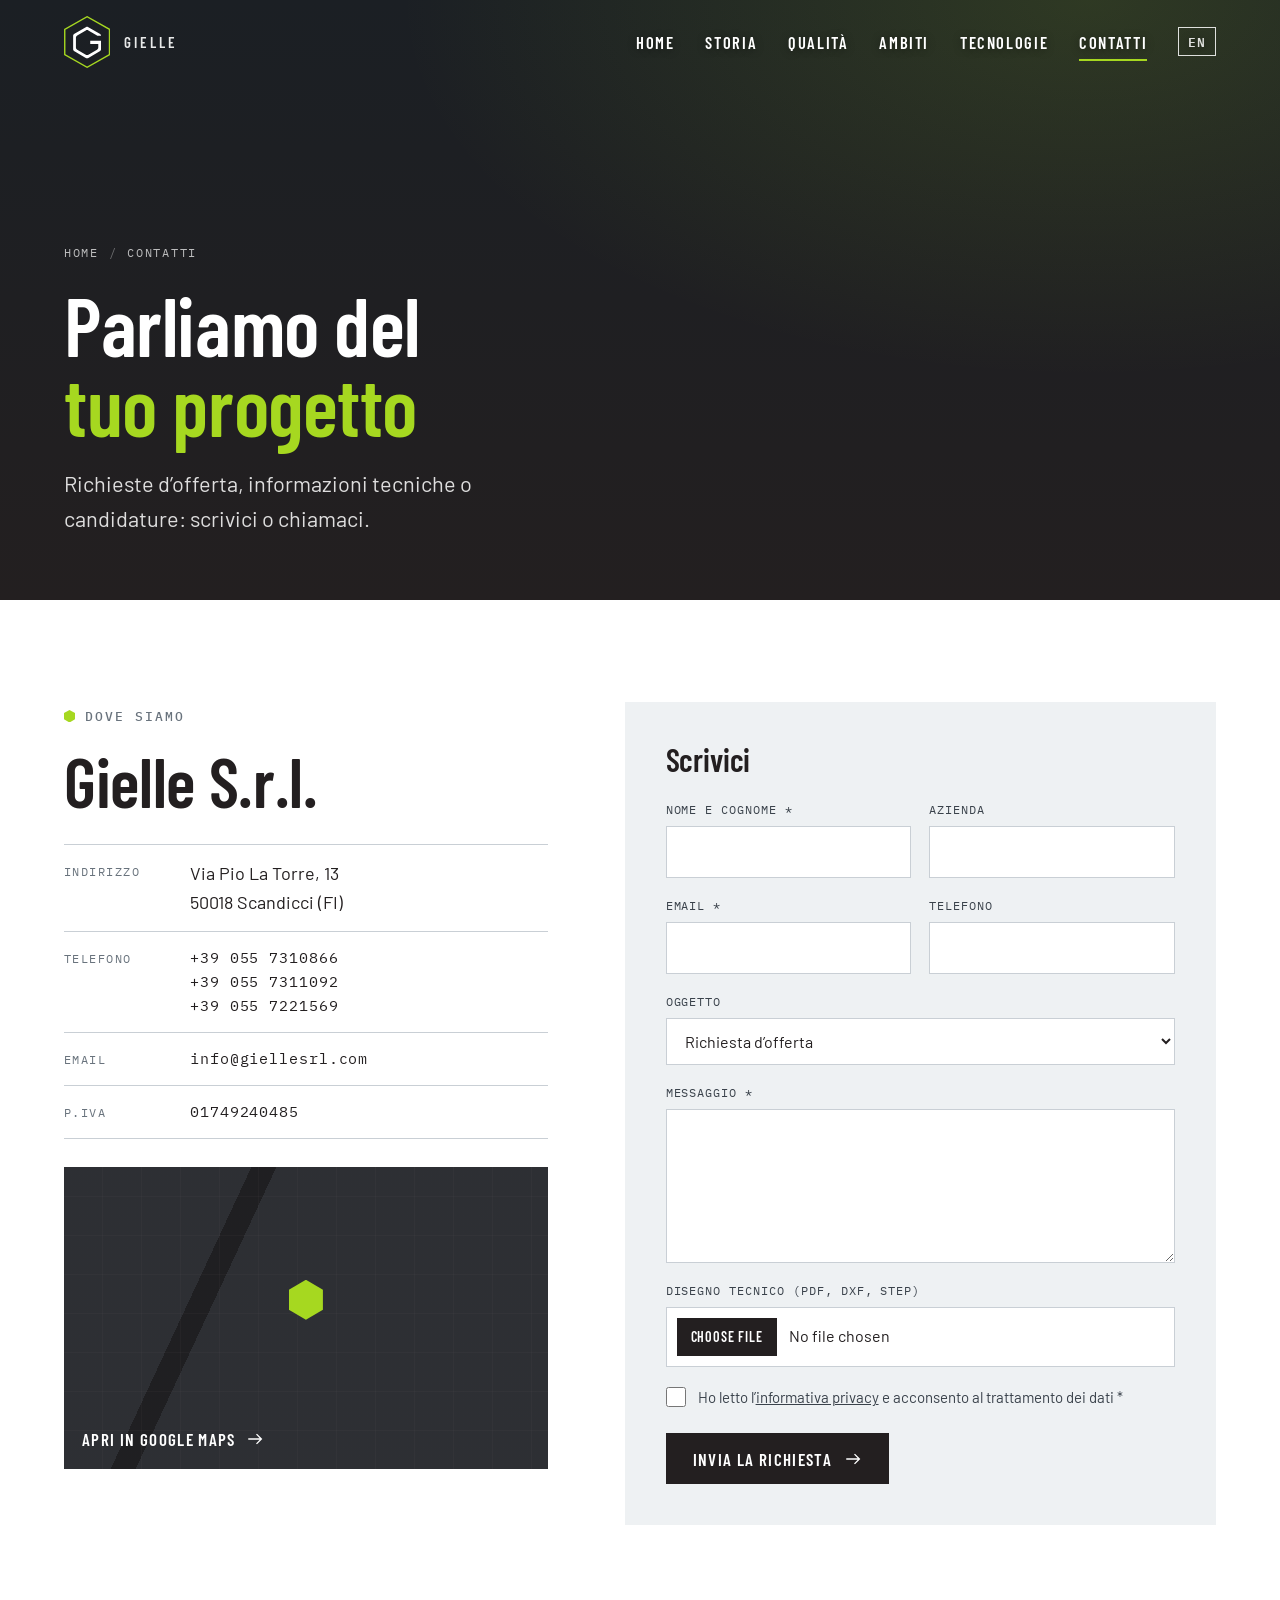
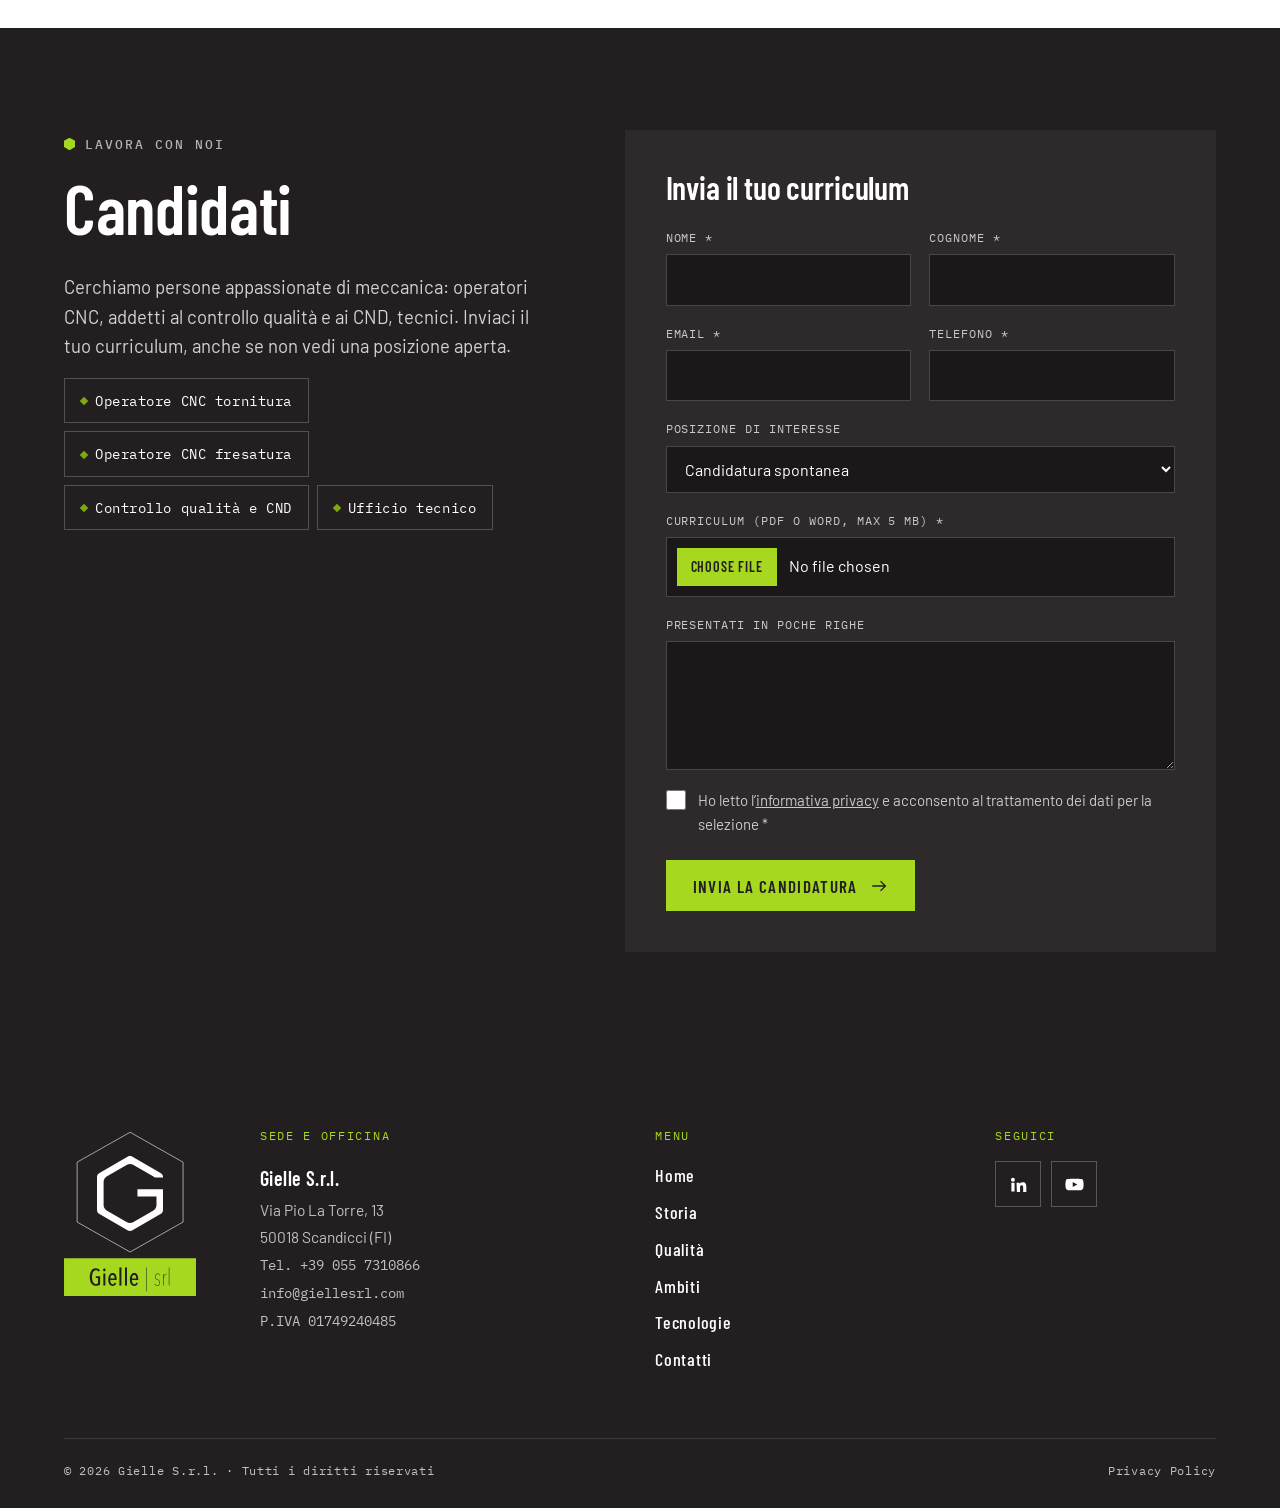
<file: contatti.html>
<!doctype html>
<html lang="it">
<head>
<meta charset="utf-8">
<meta name="viewport" content="width=device-width, initial-scale=1, viewport-fit=cover">
<title>Contatti – Gielle S.r.l.</title>
<meta name="description" content="Contatti di Gielle S.r.l., Via Pio La Torre 13, Scandicci (FI): richieste d’offerta e candidature.">
<link rel="icon" href="assets/logo/gielle-simbolo-esagono.svg" type="image/svg+xml">
<link rel="preconnect" href="https://fonts.googleapis.com">
<link rel="preconnect" href="https://fonts.gstatic.com" crossorigin>
<link rel="stylesheet" href="https://fonts.googleapis.com/css2?family=Barlow+Condensed:wght@500;600;700&family=Barlow:wght@400;500;600&family=IBM+Plex+Mono:wght@400;500&display=swap">
<link rel="stylesheet" href="css/style.css">
</head>
<body>

<svg width="0" height="0" style="position:absolute" aria-hidden="true">
  <defs>
    <symbol id="gl" viewBox="71.86 101.03 187.78 211.13">
      <path d="M 256.644 257.878 L 165.754 309.156 L 74.863 257.878 L 74.863 155.305 L 165.754 104.027 L 256.644 155.305 Z" fill="none" style="stroke:var(--logo-hex,currentColor)" stroke-width="1.4" vector-effect="non-scaling-stroke"/>
      <path d="M 165.601562 273.058594 C 164.234375 273.058594 162.972656 272.769531 162.058594 272.242188 L 112.515625 243.652344 C 110.597656 242.539062 108.976562 239.722656 108.976562 237.511719 L 108.976562 180.320312 C 108.976562 178.105469 110.597656 175.300781 112.515625 174.195312 L 162.0625 145.601562 C 162.976562 145.066406 164.230469 144.777344 165.601562 144.777344 C 166.972656 144.777344 168.226562 145.066406 169.125 145.589844 L 218.675781 174.195312 C 220.605469 175.300781 222.226562 178.105469 222.226562 180.320312 L 222.226562 181.445312 L 207.964844 181.445312 C 207.308594 180.742188 206.589844 180.152344 205.867188 179.734375 L 170.886719 159.546875 C 169.472656 158.742188 167.582031 158.289062 165.683594 158.289062 C 163.789062 158.289062 161.898438 158.742188 160.5 159.539062 L 125.503906 179.738281 C 122.589844 181.398438 120.300781 185.355469 120.300781 188.738281 L 120.300781 229.109375 C 120.300781 232.476562 122.589844 236.425781 125.503906 238.105469 L 160.484375 258.285156 C 161.878906 259.097656 163.726562 259.546875 165.683594 259.546875 C 167.644531 259.546875 169.496094 259.097656 170.898438 258.277344 L 205.871094 238.105469 C 208.785156 236.425781 211.070312 232.472656 211.070312 229.109375 L 211.070312 214.238281 L 178.410156 214.238281 L 178.410156 201.574219 L 222.226562 201.574219 L 222.226562 237.511719 C 222.226562 239.726562 220.601562 242.539062 218.671875 243.652344 L 169.140625 272.25 C 168.253906 272.753906 166.929688 273.058594 165.601562 273.058594" fill="currentColor"/>
    </symbol>
    <symbol id="arrow" viewBox="0 0 24 24"><path d="M3 12h17M14 5.5 20.5 12 14 18.5" fill="none" stroke="currentColor" stroke-width="1.8"/></symbol>
  </defs>
</svg>

<div class="site" id="top">

<header class="header" id="hdr">
  <div class="wrap">
    <a class="brand" href="index.html" aria-label="Gielle S.r.l. – Home">
      <svg viewBox="0 0 187.78 211.13" aria-hidden="true"><use href="#gl"/></svg>
      <span class="brand-name">Gielle</span>
    </a>
    <nav class="nav" aria-label="Menu principale">
      <a href="index.html">Home</a>
      <a href="storia.html">Storia</a>
      <a href="qualita.html">Qualità</a>
      <a href="ambiti.html">Ambiti</a>
      <a href="tecnologie.html">Tecnologie</a>
      <a href="contatti.html" aria-current="page">Contatti</a>
      <a class="lang" href="#" lang="en" hreflang="en" title="English version (in preparazione)">EN</a>
    </nav>
    <button class="burger" id="burger" aria-label="Apri il menu" aria-expanded="false" aria-controls="mnav"><span></span><span></span><span></span></button>
  </div>
  <nav class="mnav" id="mnav" aria-label="Menu mobile"><div class="mwrap">
    <a href="index.html">Home <span>01</span></a>
    <a href="storia.html">Storia <span>02</span></a>
    <a href="qualita.html">Qualità <span>03</span></a>
    <a href="ambiti.html">Ambiti <span>04</span></a>
    <a href="tecnologie.html">Tecnologie <span>05</span></a>
    <a href="contatti.html" aria-current="page">Contatti <span>06</span></a>
    <a href="#" lang="en">English <span>EN</span></a>
  </div></nav>
</header>

<main>
<section class="hero phero" aria-labelledby="page-title">
  <div class="hero-media phero-media" aria-hidden="true"></div>
  <div class="wrap">
    <nav class="crumb" aria-label="Percorso"><a href="index.html">Home</a><span>/</span>Contatti</nav>
    <h1 id="page-title">Parliamo del <em>tuo progetto</em></h1>
    <p class="sub">Richieste d’offerta, informazioni tecniche o candidature: scrivici o chiamaci.</p>
  </div>
</section>

<section class="sec" aria-labelledby="c-form">
  <div class="wrap contact-grid">
    <div class="rv">
      <span class="eyebrow">Dove siamo</span>
      <h2 id="c-form">Gielle S.r.l.</h2>
      <dl class="cinfo">
        <div><dt>Indirizzo</dt><dd>Via Pio La Torre, 13<br>50018 Scandicci (FI)</dd></div>
        <div><dt>Telefono</dt><dd class="mono-s">+39 055 7310866<br>+39 055 7311092<br>+39 055 7221569</dd></div>
        <div><dt>Email</dt><dd class="mono-s">info@giellesrl.com</dd></div>
        <div><dt>P.IVA</dt><dd class="mono-s">01749240485</dd></div>
      </dl>
      <a class="map rv" href="https://www.google.com/maps/search/?api=1&query=Via+Pio+La+Torre+13+Scandicci" target="_blank" rel="noopener">
        <span class="map-pin"></span>
        <span class="map-label">Apri in Google Maps <svg><use href="#arrow"/></svg></span>
      </a>
    </div>
    <form class="form rv" id="form-contatti" data-demo novalidate>
      <h3 class="form-title">Scrivici</h3>
      <div class="frow">
        <label class="field"><span>Nome e cognome *</span><input id="c-nome" name="nome" required autocomplete="name"></label>
        <label class="field"><span>Azienda</span><input id="c-azienda" name="azienda" autocomplete="organization"></label>
      </div>
      <div class="frow">
        <label class="field"><span>Email *</span><input id="c-email" name="email" type="email" required autocomplete="email"></label>
        <label class="field"><span>Telefono</span><input id="c-tel" name="telefono" type="tel" autocomplete="tel"></label>
      </div>
      <label class="field"><span>Oggetto</span>
        <select id="c-oggetto" name="oggetto"><option>Richiesta d’offerta</option><option>Informazioni tecniche</option><option>Altro</option></select>
      </label>
      <label class="field"><span>Messaggio *</span><textarea id="c-msg" name="messaggio" rows="5" required></textarea></label>
      <label class="field file"><span>Disegno tecnico (PDF, DXF, STEP)</span><input id="c-file" name="disegno" type="file" accept=".pdf,.dxf,.dwg,.step,.stp,.igs,.iges"></label>
      <label class="check"><input id="c-privacy" name="privacy" type="checkbox" required><span>Ho letto l’<a href="privacy.html">informativa privacy</a> e acconsento al trattamento dei dati *</span></label>
      <div class="form-foot"><button class="btn btn-ink" type="submit">Invia la richiesta <svg><use href="#arrow"/></svg></button><p class="form-msg" role="status"></p></div>
    </form>
  </div>
</section>

<section class="sec jobs" id="lavora-con-noi" aria-labelledby="c-jobs">
  <div class="wrap contact-grid">
    <div class="rv">
      <span class="eyebrow">Lavora con noi</span>
      <h2 id="c-jobs">Candidati</h2>
      <p class="lead">Cerchiamo persone appassionate di meccanica: operatori CNC, addetti al controllo qualità e ai CND, tecnici. Inviaci il tuo curriculum, anche se non vedi una posizione aperta.</p>
      <ul class="tags big"><li>Operatore CNC tornitura</li><li>Operatore CNC fresatura</li><li>Controllo qualità e CND</li><li>Ufficio tecnico</li></ul>
    </div>
    <form class="form dark rv" id="form-cv" data-demo novalidate>
      <h3 class="form-title">Invia il tuo curriculum</h3>
      <div class="frow">
        <label class="field"><span>Nome *</span><input id="cv-nome" name="nome" required autocomplete="given-name"></label>
        <label class="field"><span>Cognome *</span><input id="cv-cognome" name="cognome" required autocomplete="family-name"></label>
      </div>
      <div class="frow">
        <label class="field"><span>Email *</span><input id="cv-email" name="email" type="email" required autocomplete="email"></label>
        <label class="field"><span>Telefono *</span><input id="cv-tel" name="telefono" type="tel" required autocomplete="tel"></label>
      </div>
      <label class="field"><span>Posizione di interesse</span>
        <select id="cv-pos" name="posizione"><option>Candidatura spontanea</option><option>Operatore CNC tornitura</option><option>Operatore CNC fresatura</option><option>Controllo qualità e CND</option><option>Ufficio tecnico</option></select>
      </label>
      <label class="field file"><span>Curriculum (PDF o Word, max 5 MB) *</span><input id="cv-file" name="curriculum" type="file" accept=".pdf,.doc,.docx" required></label>
      <label class="field"><span>Presentati in poche righe</span><textarea id="cv-msg" name="messaggio" rows="4"></textarea></label>
      <label class="check"><input id="cv-privacy" name="privacy" type="checkbox" required><span>Ho letto l’<a href="privacy.html">informativa privacy</a> e acconsento al trattamento dei dati per la selezione *</span></label>
      <div class="form-foot"><button class="btn btn-lime" type="submit">Invia la candidatura <svg><use href="#arrow"/></svg></button><p class="form-msg" role="status"></p></div>
    </form>
  </div>
</section>
</main>

<footer class="footer">
  <div class="wrap">
    <div class="f-grid">
      <div class="f-logo"><img src="assets/logo/gielle-logo-istituzionale.svg" alt="Gielle S.r.l." width="132" height="170"></div>
      <div>
        <div class="f-h">Sede e officina</div>
        <address>
          <strong>Gielle S.r.l.</strong><br>
          Via Pio La Torre, 13<br>
          50018 Scandicci (FI)<br>
          <span class="mono">Tel. +39 055 7310866</span><br>
          <span class="mono">info@giellesrl.com</span><br>
          <span class="mono">P.IVA 01749240485</span>
        </address>
      </div>
      <div>
        <div class="f-h">Menu</div>
        <ul class="f-links">
          <li><a href="index.html">Home</a></li>
          <li><a href="storia.html">Storia</a></li>
          <li><a href="qualita.html">Qualità</a></li>
          <li><a href="ambiti.html">Ambiti</a></li>
          <li><a href="tecnologie.html">Tecnologie</a></li>
          <li><a href="contatti.html">Contatti</a></li>
        </ul>
      </div>
      <div>
        <div class="f-h">Seguici</div>
        <div class="social">
          <a href="https://www.linkedin.com/company/gielle-s-r-l-" target="_blank" rel="noopener" aria-label="LinkedIn"><svg viewBox="0 0 24 24"><path d="M4.98 3.5a2.5 2.5 0 1 1 0 5 2.5 2.5 0 0 1 0-5zM3 9.75h4v11H3zM9.5 9.75h3.8v1.5h.06c.53-1 1.83-2.05 3.77-2.05 4.03 0 4.77 2.65 4.77 6.1v6.2h-4v-5.5c0-1.31-.02-3-1.83-3-1.83 0-2.11 1.43-2.11 2.9v5.6h-4z"/></svg></a>
          <a href="https://youtu.be/cLt_xMNGrU4" target="_blank" rel="noopener" aria-label="YouTube"><svg viewBox="0 0 24 24"><path d="M23 7.2a3 3 0 0 0-2.1-2.1C19 4.6 12 4.6 12 4.6s-7 0-8.9.5A3 3 0 0 0 1 7.2 31 31 0 0 0 .5 12a31 31 0 0 0 .5 4.8 3 3 0 0 0 2.1 2.1c1.9.5 8.9.5 8.9.5s7 0 8.9-.5a3 3 0 0 0 2.1-2.1 31 31 0 0 0 .5-4.8 31 31 0 0 0-.5-4.8zM9.75 15.02V8.98L15.5 12z"/></svg></a>
        </div>
      </div>
    </div>
    <div class="f-bottom">
      <span>© 2026 Gielle S.r.l. · Tutti i diritti riservati</span>
      <a href="privacy.html">Privacy Policy</a>
    </div>
  </div>
</footer>
</div>

<script src="js/main.js"></script>
</body>
</html>
</file>
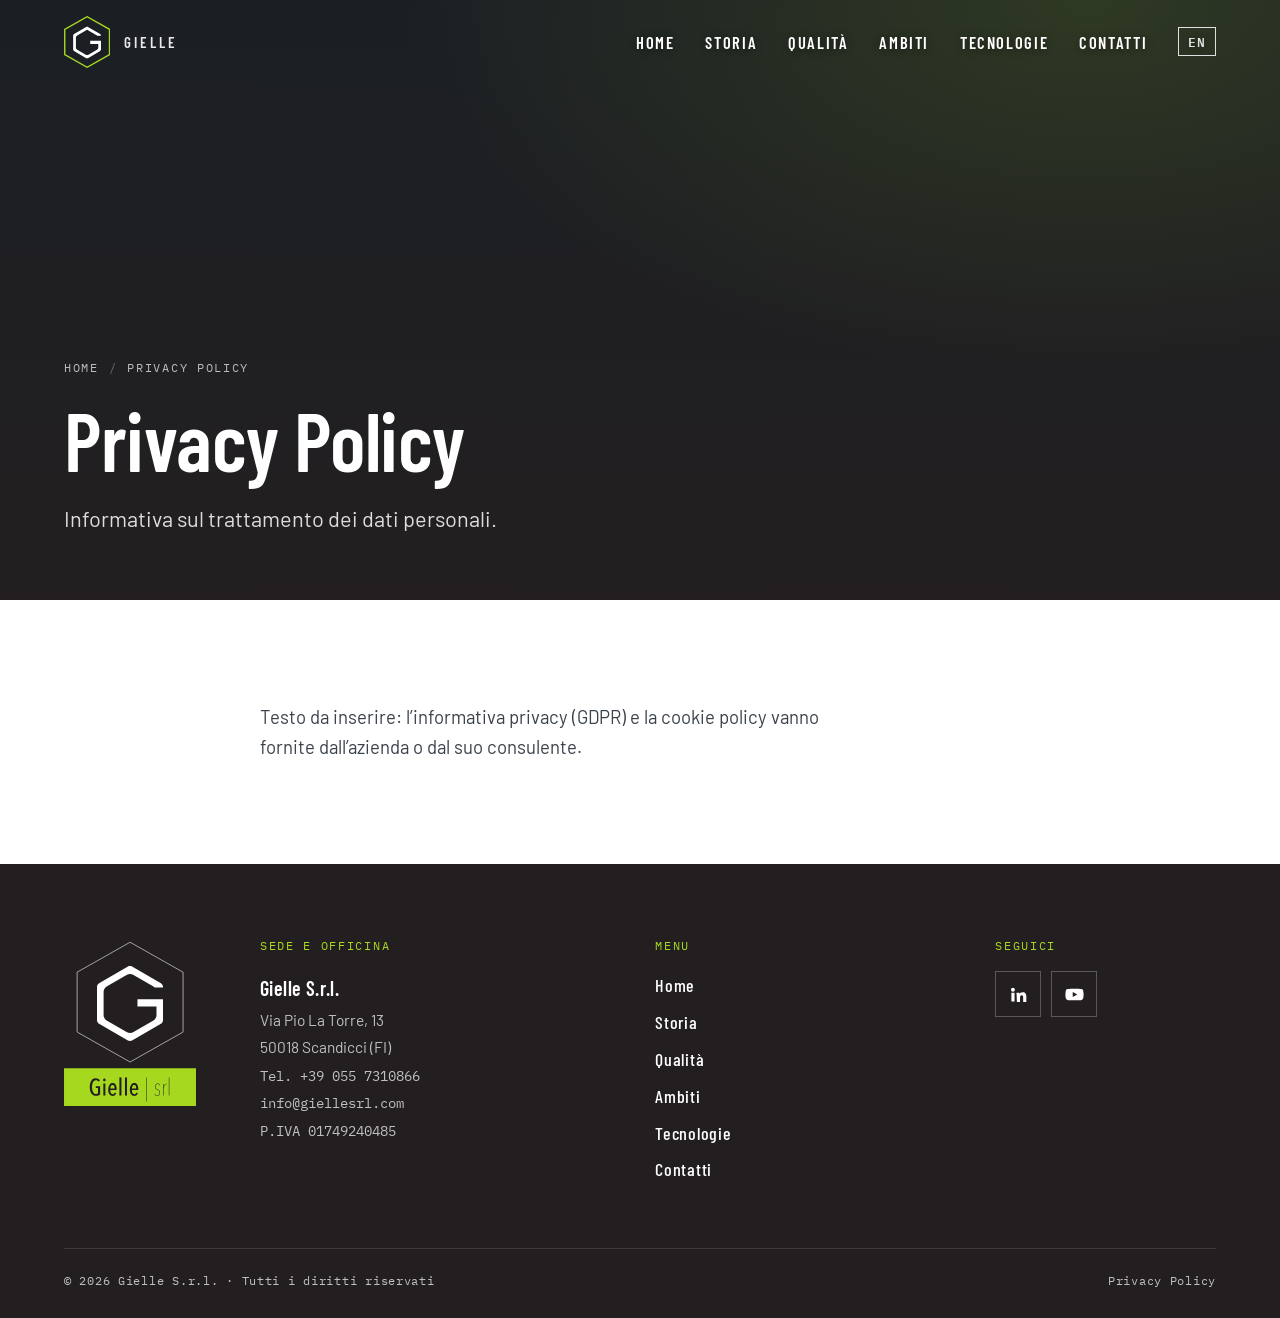
<file: privacy.html>
<!doctype html>
<html lang="it">
<head>
<meta charset="utf-8">
<meta name="viewport" content="width=device-width, initial-scale=1, viewport-fit=cover">
<title>Privacy Policy – Gielle S.r.l.</title>
<meta name="description" content="Informativa privacy di Gielle S.r.l.">
<link rel="icon" href="assets/logo/gielle-simbolo-esagono.svg" type="image/svg+xml">
<link rel="preconnect" href="https://fonts.googleapis.com">
<link rel="preconnect" href="https://fonts.gstatic.com" crossorigin>
<link rel="stylesheet" href="https://fonts.googleapis.com/css2?family=Barlow+Condensed:wght@500;600;700&family=Barlow:wght@400;500;600&family=IBM+Plex+Mono:wght@400;500&display=swap">
<link rel="stylesheet" href="css/style.css">
</head>
<body>

<svg width="0" height="0" style="position:absolute" aria-hidden="true">
  <defs>
    <symbol id="gl" viewBox="71.86 101.03 187.78 211.13">
      <path d="M 256.644 257.878 L 165.754 309.156 L 74.863 257.878 L 74.863 155.305 L 165.754 104.027 L 256.644 155.305 Z" fill="none" style="stroke:var(--logo-hex,currentColor)" stroke-width="1.4" vector-effect="non-scaling-stroke"/>
      <path d="M 165.601562 273.058594 C 164.234375 273.058594 162.972656 272.769531 162.058594 272.242188 L 112.515625 243.652344 C 110.597656 242.539062 108.976562 239.722656 108.976562 237.511719 L 108.976562 180.320312 C 108.976562 178.105469 110.597656 175.300781 112.515625 174.195312 L 162.0625 145.601562 C 162.976562 145.066406 164.230469 144.777344 165.601562 144.777344 C 166.972656 144.777344 168.226562 145.066406 169.125 145.589844 L 218.675781 174.195312 C 220.605469 175.300781 222.226562 178.105469 222.226562 180.320312 L 222.226562 181.445312 L 207.964844 181.445312 C 207.308594 180.742188 206.589844 180.152344 205.867188 179.734375 L 170.886719 159.546875 C 169.472656 158.742188 167.582031 158.289062 165.683594 158.289062 C 163.789062 158.289062 161.898438 158.742188 160.5 159.539062 L 125.503906 179.738281 C 122.589844 181.398438 120.300781 185.355469 120.300781 188.738281 L 120.300781 229.109375 C 120.300781 232.476562 122.589844 236.425781 125.503906 238.105469 L 160.484375 258.285156 C 161.878906 259.097656 163.726562 259.546875 165.683594 259.546875 C 167.644531 259.546875 169.496094 259.097656 170.898438 258.277344 L 205.871094 238.105469 C 208.785156 236.425781 211.070312 232.472656 211.070312 229.109375 L 211.070312 214.238281 L 178.410156 214.238281 L 178.410156 201.574219 L 222.226562 201.574219 L 222.226562 237.511719 C 222.226562 239.726562 220.601562 242.539062 218.671875 243.652344 L 169.140625 272.25 C 168.253906 272.753906 166.929688 273.058594 165.601562 273.058594" fill="currentColor"/>
    </symbol>
    <symbol id="arrow" viewBox="0 0 24 24"><path d="M3 12h17M14 5.5 20.5 12 14 18.5" fill="none" stroke="currentColor" stroke-width="1.8"/></symbol>
  </defs>
</svg>

<div class="site" id="top">

<header class="header" id="hdr">
  <div class="wrap">
    <a class="brand" href="index.html" aria-label="Gielle S.r.l. – Home">
      <svg viewBox="0 0 187.78 211.13" aria-hidden="true"><use href="#gl"/></svg>
      <span class="brand-name">Gielle</span>
    </a>
    <nav class="nav" aria-label="Menu principale">
      <a href="index.html">Home</a>
      <a href="storia.html">Storia</a>
      <a href="qualita.html">Qualità</a>
      <a href="ambiti.html">Ambiti</a>
      <a href="tecnologie.html">Tecnologie</a>
      <a href="contatti.html">Contatti</a>
      <a class="lang" href="#" lang="en" hreflang="en" title="English version (in preparazione)">EN</a>
    </nav>
    <button class="burger" id="burger" aria-label="Apri il menu" aria-expanded="false" aria-controls="mnav"><span></span><span></span><span></span></button>
  </div>
  <nav class="mnav" id="mnav" aria-label="Menu mobile"><div class="mwrap">
    <a href="index.html">Home <span>01</span></a>
    <a href="storia.html">Storia <span>02</span></a>
    <a href="qualita.html">Qualità <span>03</span></a>
    <a href="ambiti.html">Ambiti <span>04</span></a>
    <a href="tecnologie.html">Tecnologie <span>05</span></a>
    <a href="contatti.html">Contatti <span>06</span></a>
    <a href="#" lang="en">English <span>EN</span></a>
  </div></nav>
</header>

<main>
<section class="hero phero" aria-labelledby="page-title">
  <div class="hero-media phero-media" aria-hidden="true"></div>
  <div class="wrap">
    <nav class="crumb" aria-label="Percorso"><a href="index.html">Home</a><span>/</span>Privacy Policy</nav>
    <h1 id="page-title">Privacy Policy</h1>
    <p class="sub">Informativa sul trattamento dei dati personali.</p>
  </div>
</section>

<section class="sec">
  <div class="wrap prose">
    <p class="lead">Testo da inserire: l’informativa privacy (GDPR) e la cookie policy vanno fornite dall’azienda o dal suo consulente.</p>
  </div>
</section>
</main>

<footer class="footer">
  <div class="wrap">
    <div class="f-grid">
      <div class="f-logo"><img src="assets/logo/gielle-logo-istituzionale.svg" alt="Gielle S.r.l." width="132" height="170"></div>
      <div>
        <div class="f-h">Sede e officina</div>
        <address>
          <strong>Gielle S.r.l.</strong><br>
          Via Pio La Torre, 13<br>
          50018 Scandicci (FI)<br>
          <span class="mono">Tel. +39 055 7310866</span><br>
          <span class="mono">info@giellesrl.com</span><br>
          <span class="mono">P.IVA 01749240485</span>
        </address>
      </div>
      <div>
        <div class="f-h">Menu</div>
        <ul class="f-links">
          <li><a href="index.html">Home</a></li>
          <li><a href="storia.html">Storia</a></li>
          <li><a href="qualita.html">Qualità</a></li>
          <li><a href="ambiti.html">Ambiti</a></li>
          <li><a href="tecnologie.html">Tecnologie</a></li>
          <li><a href="contatti.html">Contatti</a></li>
        </ul>
      </div>
      <div>
        <div class="f-h">Seguici</div>
        <div class="social">
          <a href="https://www.linkedin.com/company/gielle-s-r-l-" target="_blank" rel="noopener" aria-label="LinkedIn"><svg viewBox="0 0 24 24"><path d="M4.98 3.5a2.5 2.5 0 1 1 0 5 2.5 2.5 0 0 1 0-5zM3 9.75h4v11H3zM9.5 9.75h3.8v1.5h.06c.53-1 1.83-2.05 3.77-2.05 4.03 0 4.77 2.65 4.77 6.1v6.2h-4v-5.5c0-1.31-.02-3-1.83-3-1.83 0-2.11 1.43-2.11 2.9v5.6h-4z"/></svg></a>
          <a href="https://youtu.be/cLt_xMNGrU4" target="_blank" rel="noopener" aria-label="YouTube"><svg viewBox="0 0 24 24"><path d="M23 7.2a3 3 0 0 0-2.1-2.1C19 4.6 12 4.6 12 4.6s-7 0-8.9.5A3 3 0 0 0 1 7.2 31 31 0 0 0 .5 12a31 31 0 0 0 .5 4.8 3 3 0 0 0 2.1 2.1c1.9.5 8.9.5 8.9.5s7 0 8.9-.5a3 3 0 0 0 2.1-2.1 31 31 0 0 0 .5-4.8 31 31 0 0 0-.5-4.8zM9.75 15.02V8.98L15.5 12z"/></svg></a>
        </div>
      </div>
    </div>
    <div class="f-bottom">
      <span>© 2026 Gielle S.r.l. · Tutti i diritti riservati</span>
      <a href="privacy.html">Privacy Policy</a>
    </div>
  </div>
</footer>
</div>

<script src="js/main.js"></script>
</body>
</html>
</file>
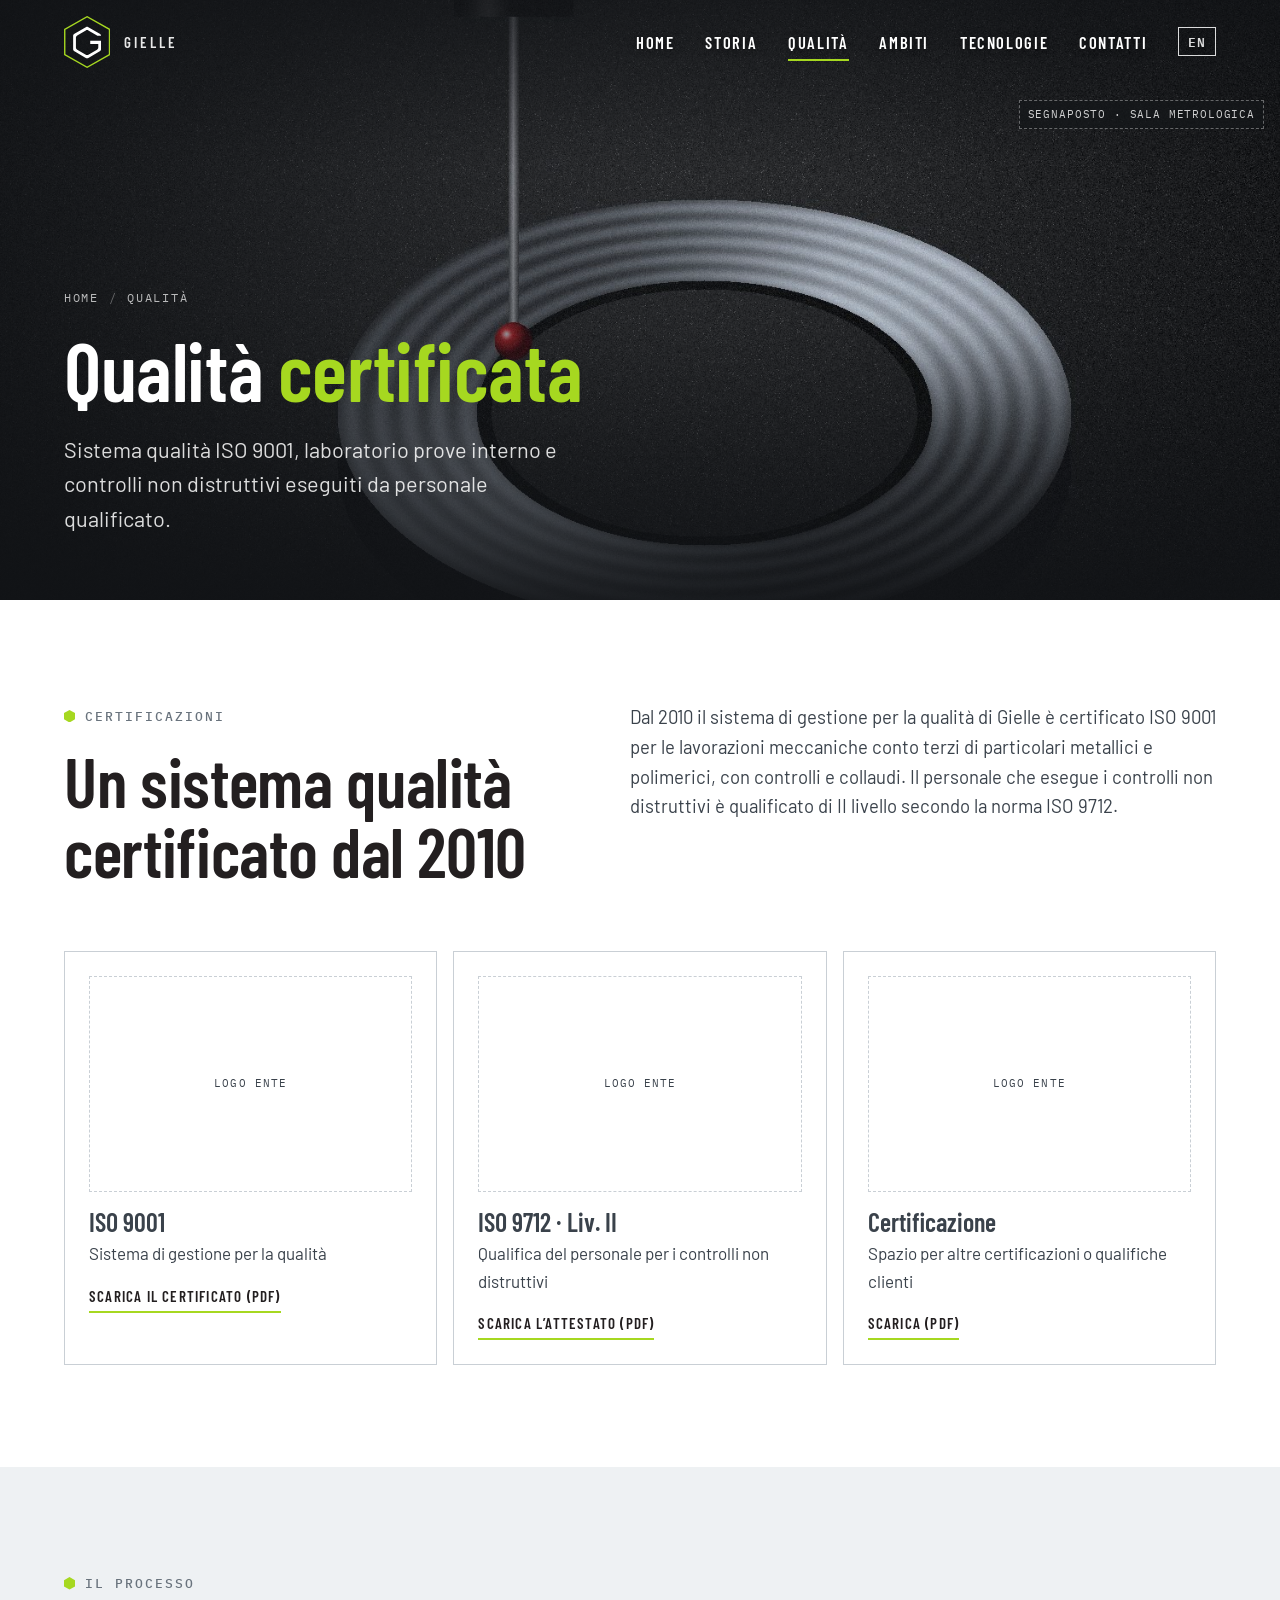
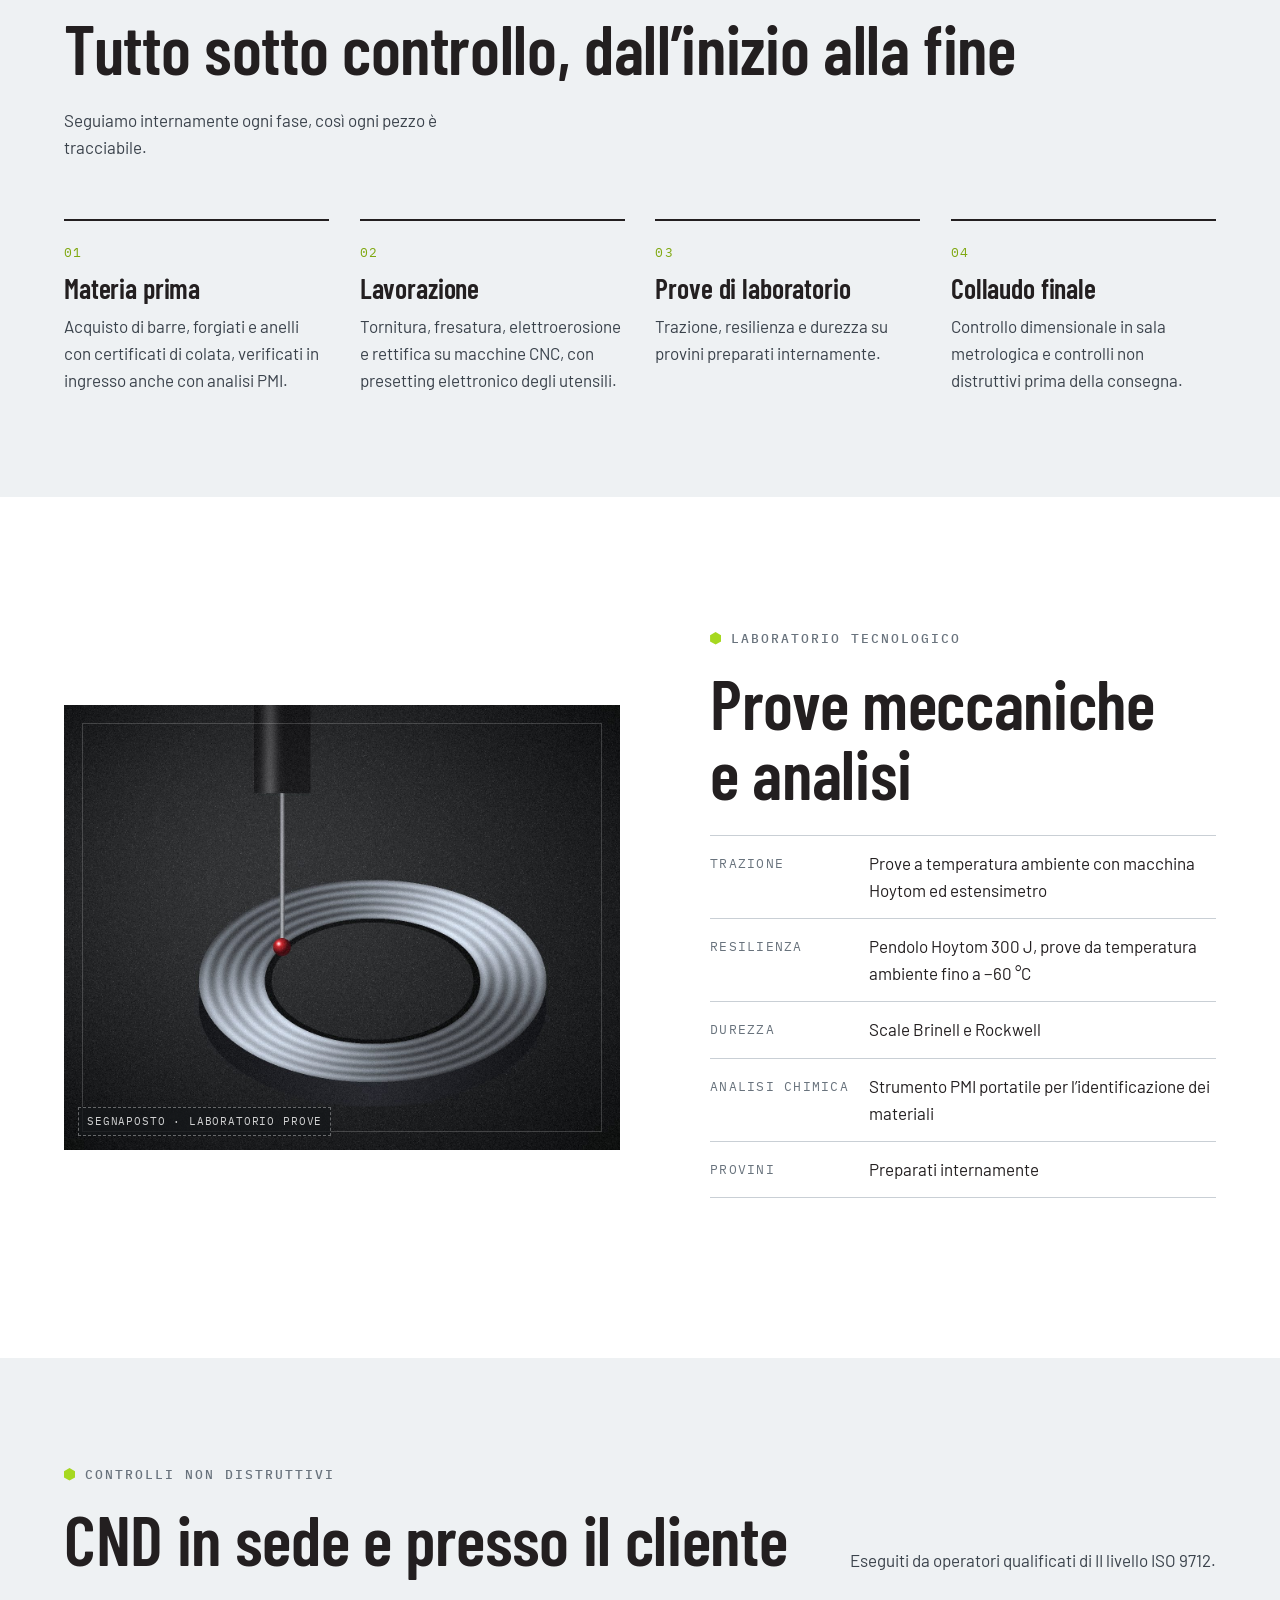
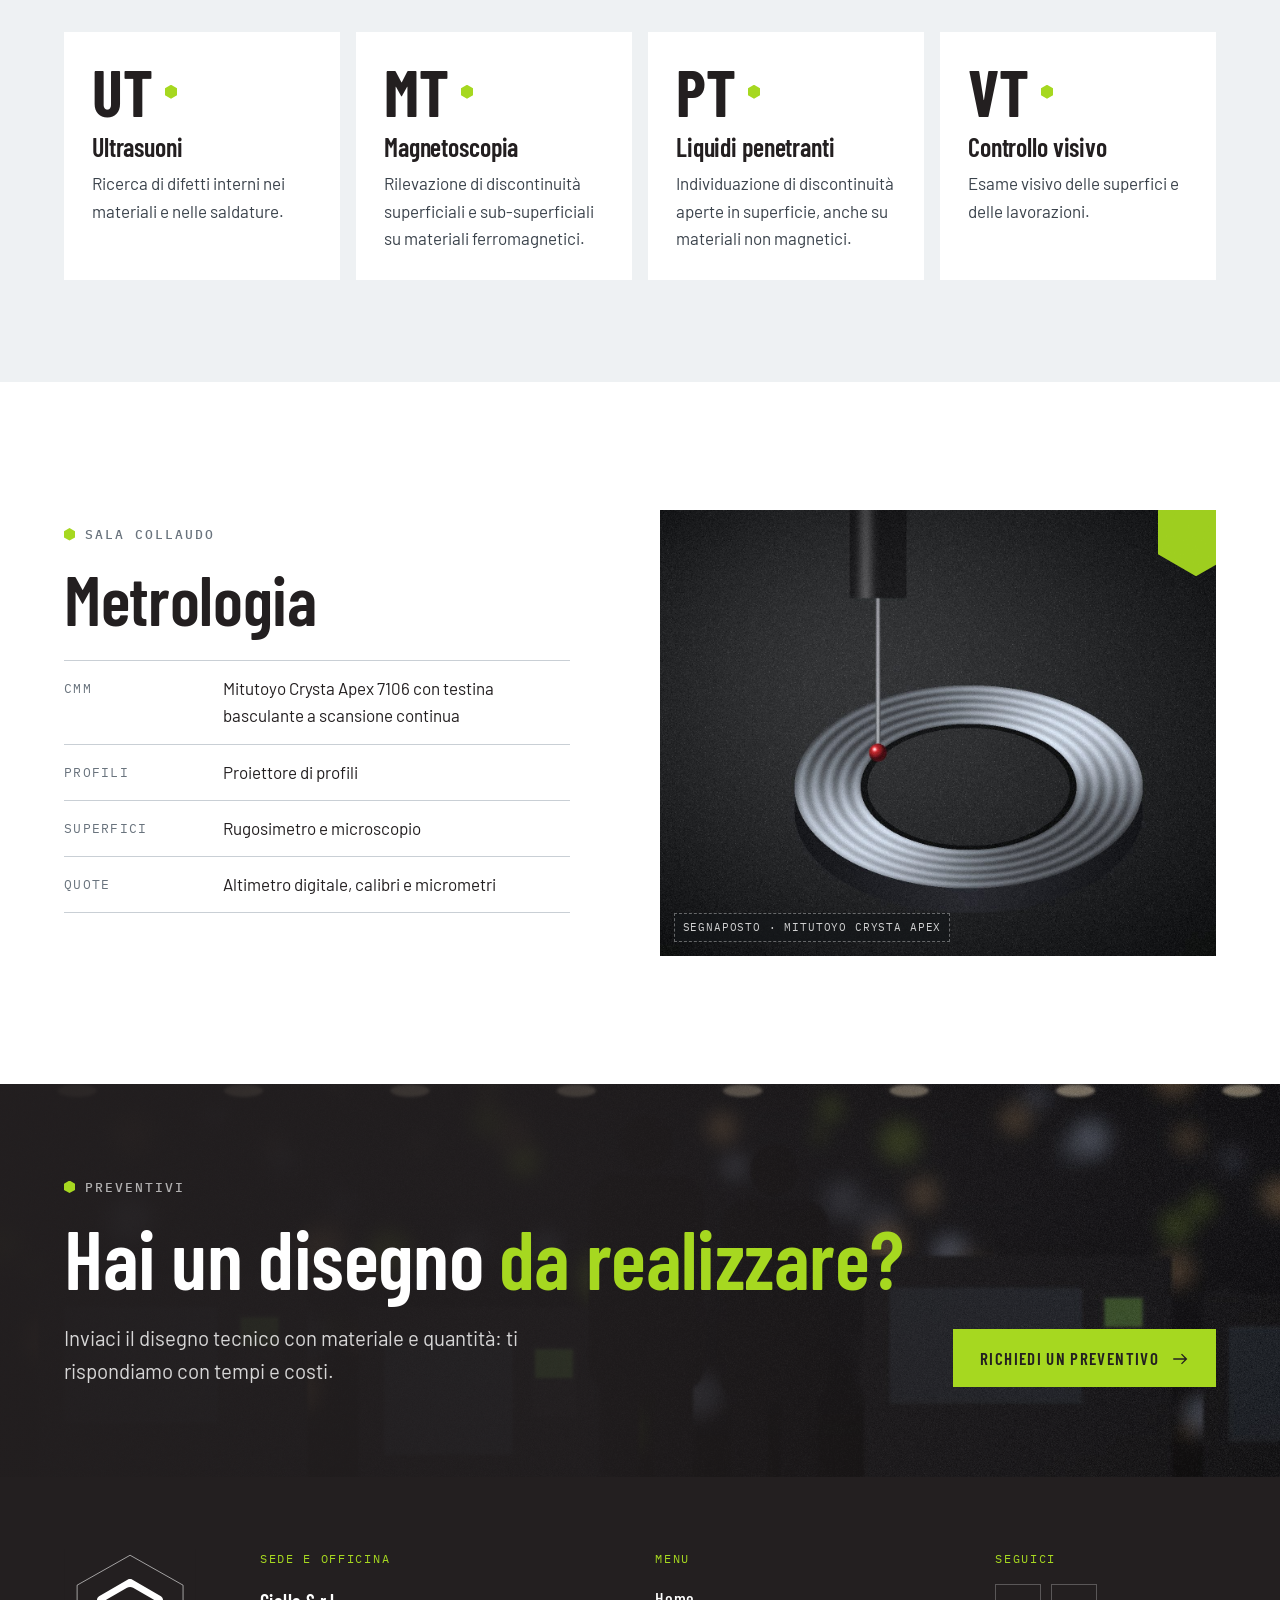
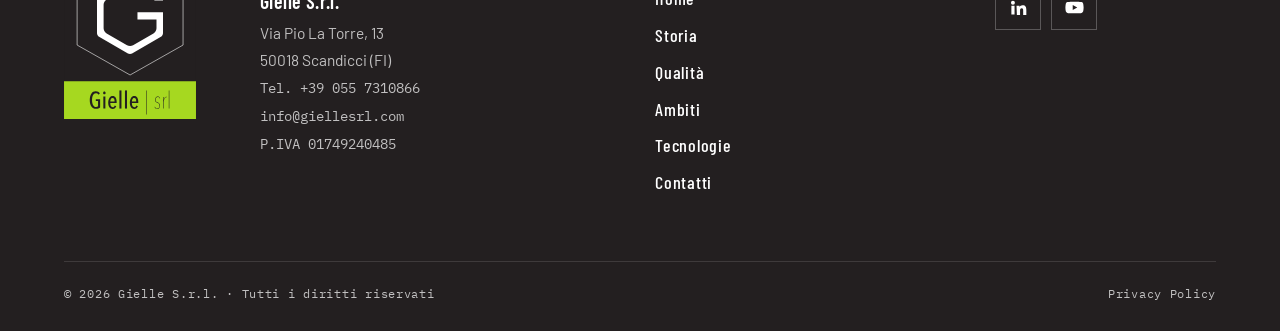
<file: qualita.html>
<!doctype html>
<html lang="it">
<head>
<meta charset="utf-8">
<meta name="viewport" content="width=device-width, initial-scale=1, viewport-fit=cover">
<title>Qualità – Gielle S.r.l.</title>
<meta name="description" content="Certificazione ISO 9001, laboratorio prove, controlli non distruttivi ISO 9712 e sala metrologica di Gielle S.r.l.">
<link rel="icon" href="assets/logo/gielle-simbolo-esagono.svg" type="image/svg+xml">
<link rel="preconnect" href="https://fonts.googleapis.com">
<link rel="preconnect" href="https://fonts.gstatic.com" crossorigin>
<link rel="stylesheet" href="https://fonts.googleapis.com/css2?family=Barlow+Condensed:wght@500;600;700&family=Barlow:wght@400;500;600&family=IBM+Plex+Mono:wght@400;500&display=swap">
<link rel="stylesheet" href="css/style.css">
</head>
<body>

<svg width="0" height="0" style="position:absolute" aria-hidden="true">
  <defs>
    <symbol id="gl" viewBox="71.86 101.03 187.78 211.13">
      <path d="M 256.644 257.878 L 165.754 309.156 L 74.863 257.878 L 74.863 155.305 L 165.754 104.027 L 256.644 155.305 Z" fill="none" style="stroke:var(--logo-hex,currentColor)" stroke-width="1.4" vector-effect="non-scaling-stroke"/>
      <path d="M 165.601562 273.058594 C 164.234375 273.058594 162.972656 272.769531 162.058594 272.242188 L 112.515625 243.652344 C 110.597656 242.539062 108.976562 239.722656 108.976562 237.511719 L 108.976562 180.320312 C 108.976562 178.105469 110.597656 175.300781 112.515625 174.195312 L 162.0625 145.601562 C 162.976562 145.066406 164.230469 144.777344 165.601562 144.777344 C 166.972656 144.777344 168.226562 145.066406 169.125 145.589844 L 218.675781 174.195312 C 220.605469 175.300781 222.226562 178.105469 222.226562 180.320312 L 222.226562 181.445312 L 207.964844 181.445312 C 207.308594 180.742188 206.589844 180.152344 205.867188 179.734375 L 170.886719 159.546875 C 169.472656 158.742188 167.582031 158.289062 165.683594 158.289062 C 163.789062 158.289062 161.898438 158.742188 160.5 159.539062 L 125.503906 179.738281 C 122.589844 181.398438 120.300781 185.355469 120.300781 188.738281 L 120.300781 229.109375 C 120.300781 232.476562 122.589844 236.425781 125.503906 238.105469 L 160.484375 258.285156 C 161.878906 259.097656 163.726562 259.546875 165.683594 259.546875 C 167.644531 259.546875 169.496094 259.097656 170.898438 258.277344 L 205.871094 238.105469 C 208.785156 236.425781 211.070312 232.472656 211.070312 229.109375 L 211.070312 214.238281 L 178.410156 214.238281 L 178.410156 201.574219 L 222.226562 201.574219 L 222.226562 237.511719 C 222.226562 239.726562 220.601562 242.539062 218.671875 243.652344 L 169.140625 272.25 C 168.253906 272.753906 166.929688 273.058594 165.601562 273.058594" fill="currentColor"/>
    </symbol>
    <symbol id="arrow" viewBox="0 0 24 24"><path d="M3 12h17M14 5.5 20.5 12 14 18.5" fill="none" stroke="currentColor" stroke-width="1.8"/></symbol>
  </defs>
</svg>

<div class="site" id="top">

<header class="header" id="hdr">
  <div class="wrap">
    <a class="brand" href="index.html" aria-label="Gielle S.r.l. – Home">
      <svg viewBox="0 0 187.78 211.13" aria-hidden="true"><use href="#gl"/></svg>
      <span class="brand-name">Gielle</span>
    </a>
    <nav class="nav" aria-label="Menu principale">
      <a href="index.html">Home</a>
      <a href="storia.html">Storia</a>
      <a href="qualita.html" aria-current="page">Qualità</a>
      <a href="ambiti.html">Ambiti</a>
      <a href="tecnologie.html">Tecnologie</a>
      <a href="contatti.html">Contatti</a>
      <a class="lang" href="#" lang="en" hreflang="en" title="English version (in preparazione)">EN</a>
    </nav>
    <button class="burger" id="burger" aria-label="Apri il menu" aria-expanded="false" aria-controls="mnav"><span></span><span></span><span></span></button>
  </div>
  <nav class="mnav" id="mnav" aria-label="Menu mobile"><div class="mwrap">
    <a href="index.html">Home <span>01</span></a>
    <a href="storia.html">Storia <span>02</span></a>
    <a href="qualita.html" aria-current="page">Qualità <span>03</span></a>
    <a href="ambiti.html">Ambiti <span>04</span></a>
    <a href="tecnologie.html">Tecnologie <span>05</span></a>
    <a href="contatti.html">Contatti <span>06</span></a>
    <a href="#" lang="en">English <span>EN</span></a>
  </div></nav>
</header>

<main>
<section class="hero phero" aria-labelledby="page-title">
  <div class="hero-media phero-media" style="background-image:url(assets/img/metrologia.jpg)" aria-hidden="true"></div>
  <span class="ph-tag">Segnaposto · sala metrologica</span>
  <div class="wrap">
    <nav class="crumb" aria-label="Percorso"><a href="index.html">Home</a><span>/</span>Qualità</nav>
    <h1 id="page-title">Qualità <em>certificata</em></h1>
    <p class="sub">Sistema qualità ISO 9001, laboratorio prove interno e controlli non distruttivi eseguiti da personale qualificato.</p>
  </div>
</section>

<section class="sec" aria-labelledby="q-cert">
  <div class="wrap intro-grid">
    <div class="rv">
      <span class="eyebrow">Certificazioni</span>
      <h2 id="q-cert">Un sistema qualità certificato dal 2010</h2>
    </div>
    <div class="rv">
      <p class="lead">Dal 2010 il sistema di gestione per la qualità di Gielle è certificato ISO 9001 per le lavorazioni meccaniche conto terzi di particolari metallici e polimerici, con controlli e collaudi. Il personale che esegue i controlli non distruttivi è qualificato di II livello secondo la norma ISO 9712.</p>
    </div>
  </div>
  <div class="wrap">
    <div class="docs">
      <a class="doc rv" href="#"><span class="doc-logo">Logo ente</span><span><b>ISO 9001</b>Sistema di gestione per la qualità</span><span class="doc-dl">Scarica il certificato (PDF)</span></a>
      <a class="doc rv" href="#"><span class="doc-logo">Logo ente</span><span><b>ISO 9712 · Liv. II</b>Qualifica del personale per i controlli non distruttivi</span><span class="doc-dl">Scarica l’attestato (PDF)</span></a>
      <a class="doc rv" href="#"><span class="doc-logo">Logo ente</span><span><b>Certificazione</b>Spazio per altre certificazioni o qualifiche clienti</span><span class="doc-dl">Scarica (PDF)</span></a>
    </div>
  </div>
</section>

<section class="sec alt" aria-labelledby="q-proc">
  <div class="wrap">
    <div class="sec-head rv">
      <div>
        <span class="eyebrow">Il processo</span>
        <h2 id="q-proc">Tutto sotto controllo, dall’inizio alla fine</h2>
      </div>
      <p>Seguiamo internamente ogni fase, così ogni pezzo è tracciabile.</p>
    </div>
    <ol class="steps">
      <li class="rv"><span class="step-n">01</span><h3>Materia prima</h3><p>Acquisto di barre, forgiati e anelli con certificati di colata, verificati in ingresso anche con analisi PMI.</p></li>
      <li class="rv"><span class="step-n">02</span><h3>Lavorazione</h3><p>Tornitura, fresatura, elettroerosione e rettifica su macchine CNC, con presetting elettronico degli utensili.</p></li>
      <li class="rv"><span class="step-n">03</span><h3>Prove di laboratorio</h3><p>Trazione, resilienza e durezza su provini preparati internamente.</p></li>
      <li class="rv"><span class="step-n">04</span><h3>Collaudo finale</h3><p>Controllo dimensionale in sala metrologica e controlli non distruttivi prima della consegna.</p></li>
    </ol>
  </div>
</section>

<section class="split" aria-labelledby="q-lab">
  <div class="wrap split-grid">
    <div class="media rv" style="background-image:url(assets/img/metrologia.jpg)" role="img" aria-label="Laboratorio prove">
      <span class="frame"></span>
      <span class="ph-tag">Segnaposto · laboratorio prove</span>
    </div>
    <div class="rv">
      <span class="eyebrow">Laboratorio tecnologico</span>
      <h2 id="q-lab">Prove meccaniche e analisi</h2>
      <dl class="specs">
        <div><dt>Trazione</dt><dd>Prove a temperatura ambiente con macchina Hoytom ed estensimetro</dd></div>
        <div><dt>Resilienza</dt><dd>Pendolo Hoytom 300 J, prove da temperatura ambiente fino a −60&nbsp;°C</dd></div>
        <div><dt>Durezza</dt><dd>Scale Brinell e Rockwell</dd></div>
        <div><dt>Analisi chimica</dt><dd>Strumento PMI portatile per l’identificazione dei materiali</dd></div>
        <div><dt>Provini</dt><dd>Preparati internamente</dd></div>
      </dl>
    </div>
  </div>
</section>

<section class="sec alt" aria-labelledby="q-cnd">
  <div class="wrap">
    <div class="sec-head rv">
      <div>
        <span class="eyebrow">Controlli non distruttivi</span>
        <h2 id="q-cnd">CND in sede e presso il cliente</h2>
      </div>
      <p>Eseguiti da operatori qualificati di II livello ISO 9712.</p>
    </div>
    <div class="ndt">
      <div class="ndt-card rv"><span class="ndt-code">UT</span><h3>Ultrasuoni</h3><p>Ricerca di difetti interni nei materiali e nelle saldature.</p></div>
      <div class="ndt-card rv"><span class="ndt-code">MT</span><h3>Magnetoscopia</h3><p>Rilevazione di discontinuità superficiali e sub-superficiali su materiali ferromagnetici.</p></div>
      <div class="ndt-card rv"><span class="ndt-code">PT</span><h3>Liquidi penetranti</h3><p>Individuazione di discontinuità aperte in superficie, anche su materiali non magnetici.</p></div>
      <div class="ndt-card rv"><span class="ndt-code">VT</span><h3>Controllo visivo</h3><p>Esame visivo delle superfici e delle lavorazioni.</p></div>
    </div>
  </div>
</section>

<section class="split rev" aria-labelledby="q-cmm">
  <div class="wrap split-grid">
    <div class="media rv" style="background-image:url(assets/img/metrologia.jpg)" role="img" aria-label="Macchina di misura tridimensionale">
      <span class="corner" aria-hidden="true"></span>
      <span class="ph-tag">Segnaposto · Mitutoyo Crysta Apex</span>
    </div>
    <div class="rv">
      <span class="eyebrow">Sala collaudo</span>
      <h2 id="q-cmm">Metrologia</h2>
      <dl class="specs">
        <div><dt>CMM</dt><dd>Mitutoyo Crysta Apex 7106 con testina basculante a scansione continua</dd></div>
        <div><dt>Profili</dt><dd>Proiettore di profili</dd></div>
        <div><dt>Superfici</dt><dd>Rugosimetro e microscopio</dd></div>
        <div><dt>Quote</dt><dd>Altimetro digitale, calibri e micrometri</dd></div>
      </dl>
    </div>
  </div>
</section>
<section class="careers cta-band" aria-labelledby="cta-title">
  <div class="wrap">
    <div class="rv">
      <span class="eyebrow">Preventivi</span>
      <h2 id="cta-title">Hai un disegno <em>da realizzare?</em></h2>
      <p>Inviaci il disegno tecnico con materiale e quantità: ti rispondiamo con tempi e costi.</p>
    </div>
    <a class="btn btn-lime rv" href="contatti.html">Richiedi un preventivo <svg><use href="#arrow"/></svg></a>
  </div>
</section>
</main>

<footer class="footer">
  <div class="wrap">
    <div class="f-grid">
      <div class="f-logo"><img src="assets/logo/gielle-logo-istituzionale.svg" alt="Gielle S.r.l." width="132" height="170"></div>
      <div>
        <div class="f-h">Sede e officina</div>
        <address>
          <strong>Gielle S.r.l.</strong><br>
          Via Pio La Torre, 13<br>
          50018 Scandicci (FI)<br>
          <span class="mono">Tel. +39 055 7310866</span><br>
          <span class="mono">info@giellesrl.com</span><br>
          <span class="mono">P.IVA 01749240485</span>
        </address>
      </div>
      <div>
        <div class="f-h">Menu</div>
        <ul class="f-links">
          <li><a href="index.html">Home</a></li>
          <li><a href="storia.html">Storia</a></li>
          <li><a href="qualita.html">Qualità</a></li>
          <li><a href="ambiti.html">Ambiti</a></li>
          <li><a href="tecnologie.html">Tecnologie</a></li>
          <li><a href="contatti.html">Contatti</a></li>
        </ul>
      </div>
      <div>
        <div class="f-h">Seguici</div>
        <div class="social">
          <a href="https://www.linkedin.com/company/gielle-s-r-l-" target="_blank" rel="noopener" aria-label="LinkedIn"><svg viewBox="0 0 24 24"><path d="M4.98 3.5a2.5 2.5 0 1 1 0 5 2.5 2.5 0 0 1 0-5zM3 9.75h4v11H3zM9.5 9.75h3.8v1.5h.06c.53-1 1.83-2.05 3.77-2.05 4.03 0 4.77 2.65 4.77 6.1v6.2h-4v-5.5c0-1.31-.02-3-1.83-3-1.83 0-2.11 1.43-2.11 2.9v5.6h-4z"/></svg></a>
          <a href="https://youtu.be/cLt_xMNGrU4" target="_blank" rel="noopener" aria-label="YouTube"><svg viewBox="0 0 24 24"><path d="M23 7.2a3 3 0 0 0-2.1-2.1C19 4.6 12 4.6 12 4.6s-7 0-8.9.5A3 3 0 0 0 1 7.2 31 31 0 0 0 .5 12a31 31 0 0 0 .5 4.8 3 3 0 0 0 2.1 2.1c1.9.5 8.9.5 8.9.5s7 0 8.9-.5a3 3 0 0 0 2.1-2.1 31 31 0 0 0 .5-4.8 31 31 0 0 0-.5-4.8zM9.75 15.02V8.98L15.5 12z"/></svg></a>
        </div>
      </div>
    </div>
    <div class="f-bottom">
      <span>© 2026 Gielle S.r.l. · Tutti i diritti riservati</span>
      <a href="privacy.html">Privacy Policy</a>
    </div>
  </div>
</footer>
</div>

<script src="js/main.js"></script>
</body>
</html>
</file>
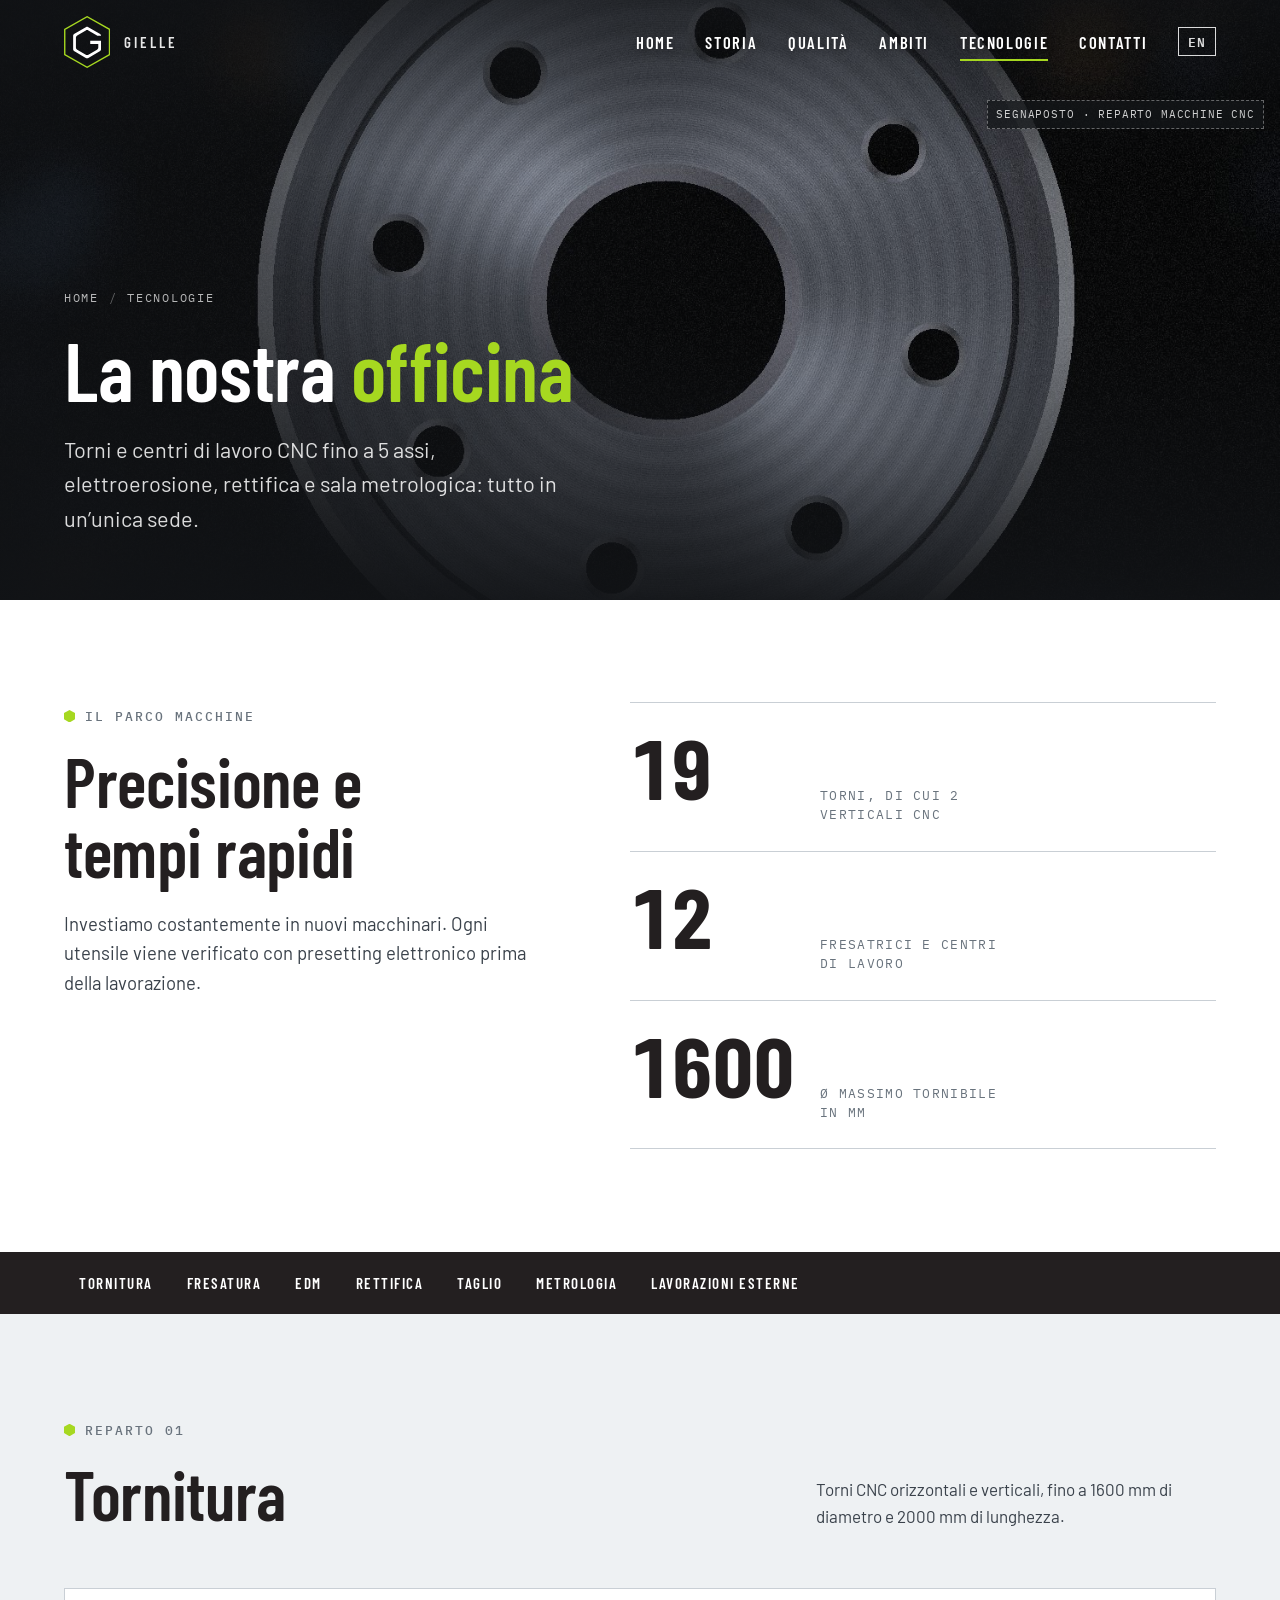
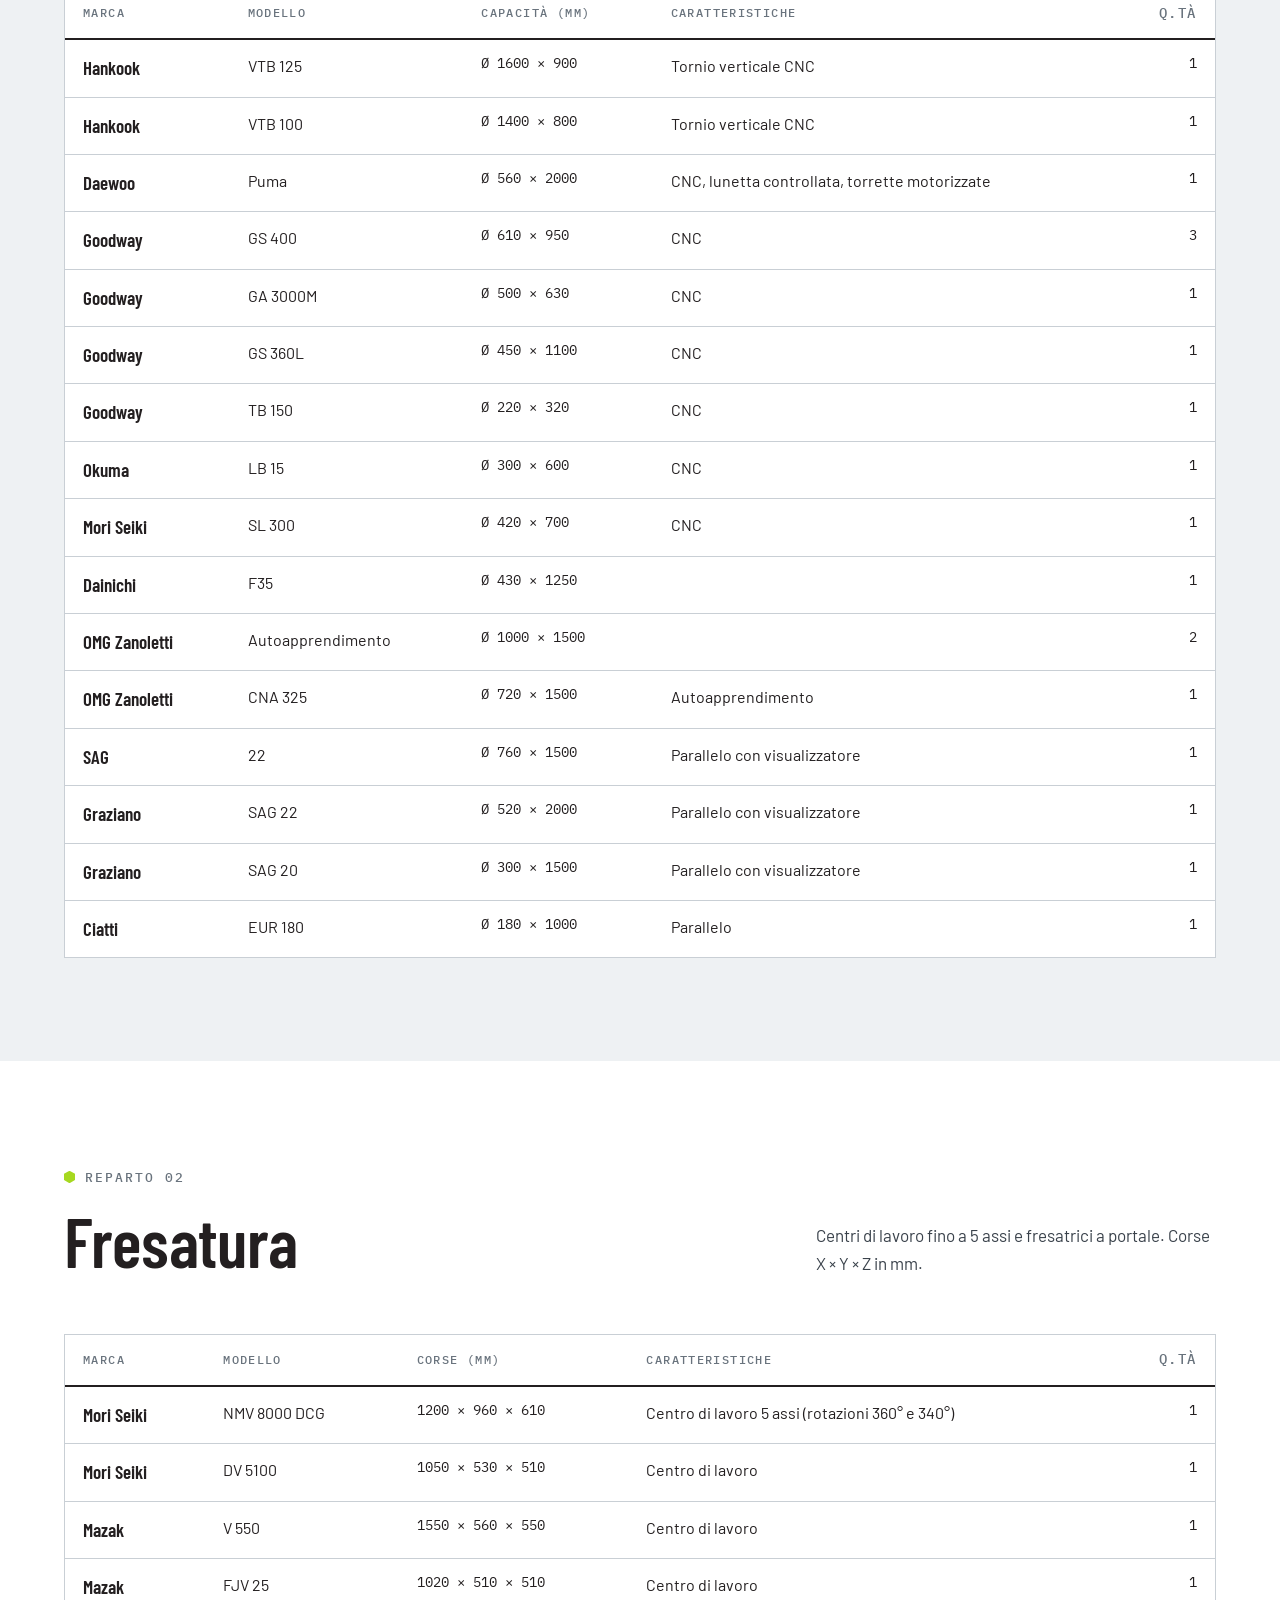
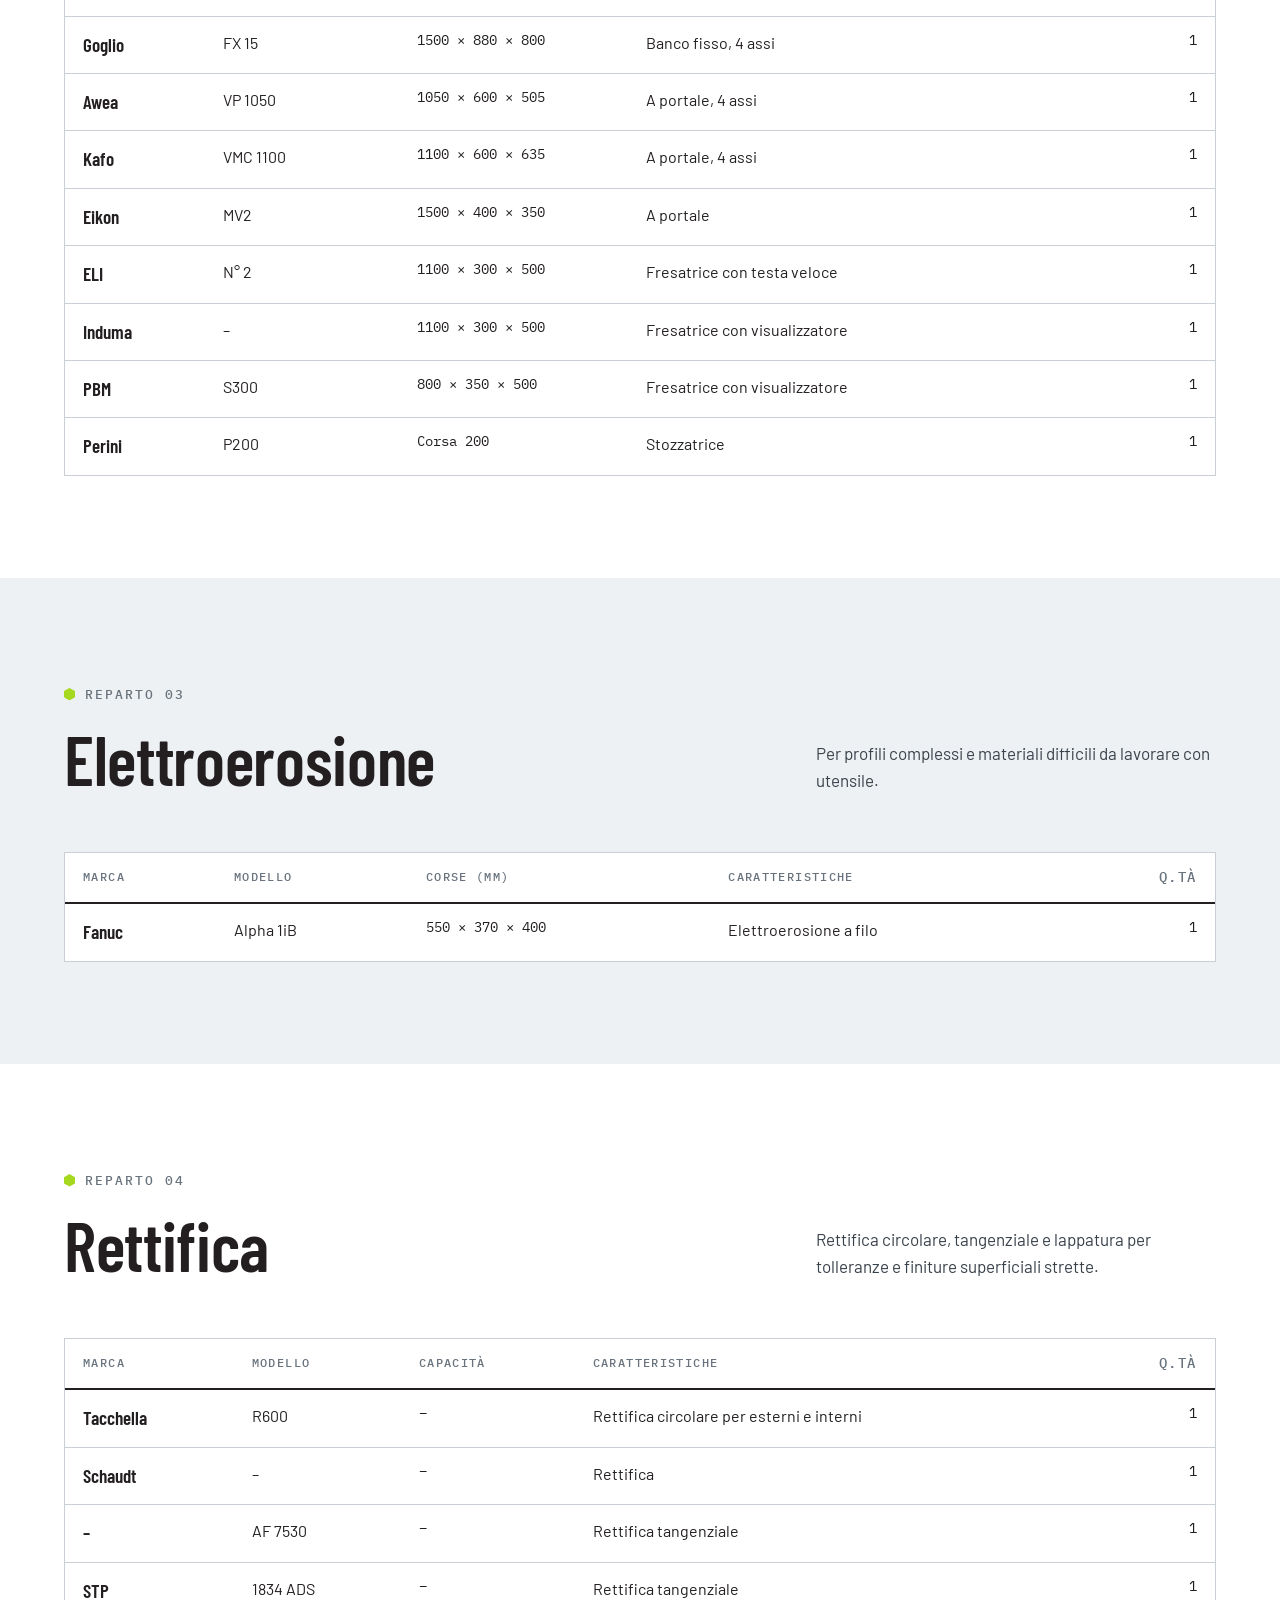
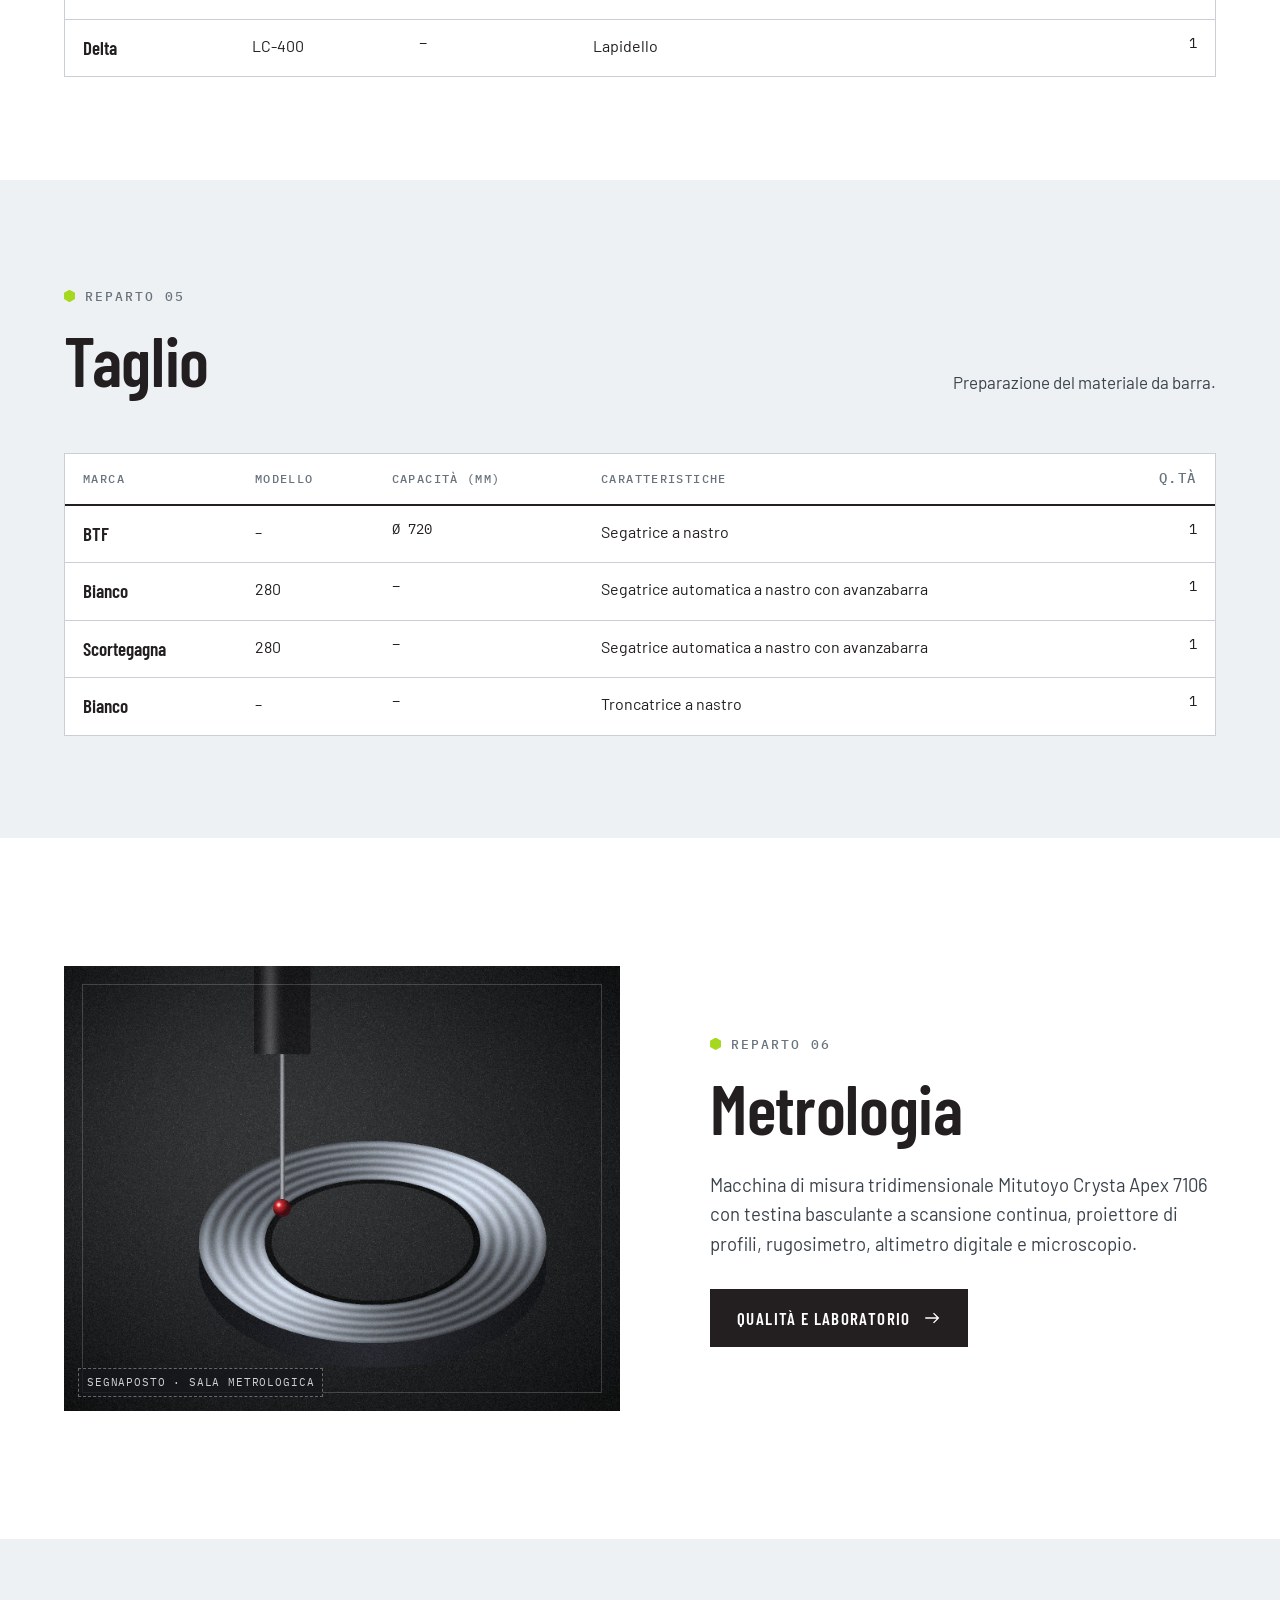
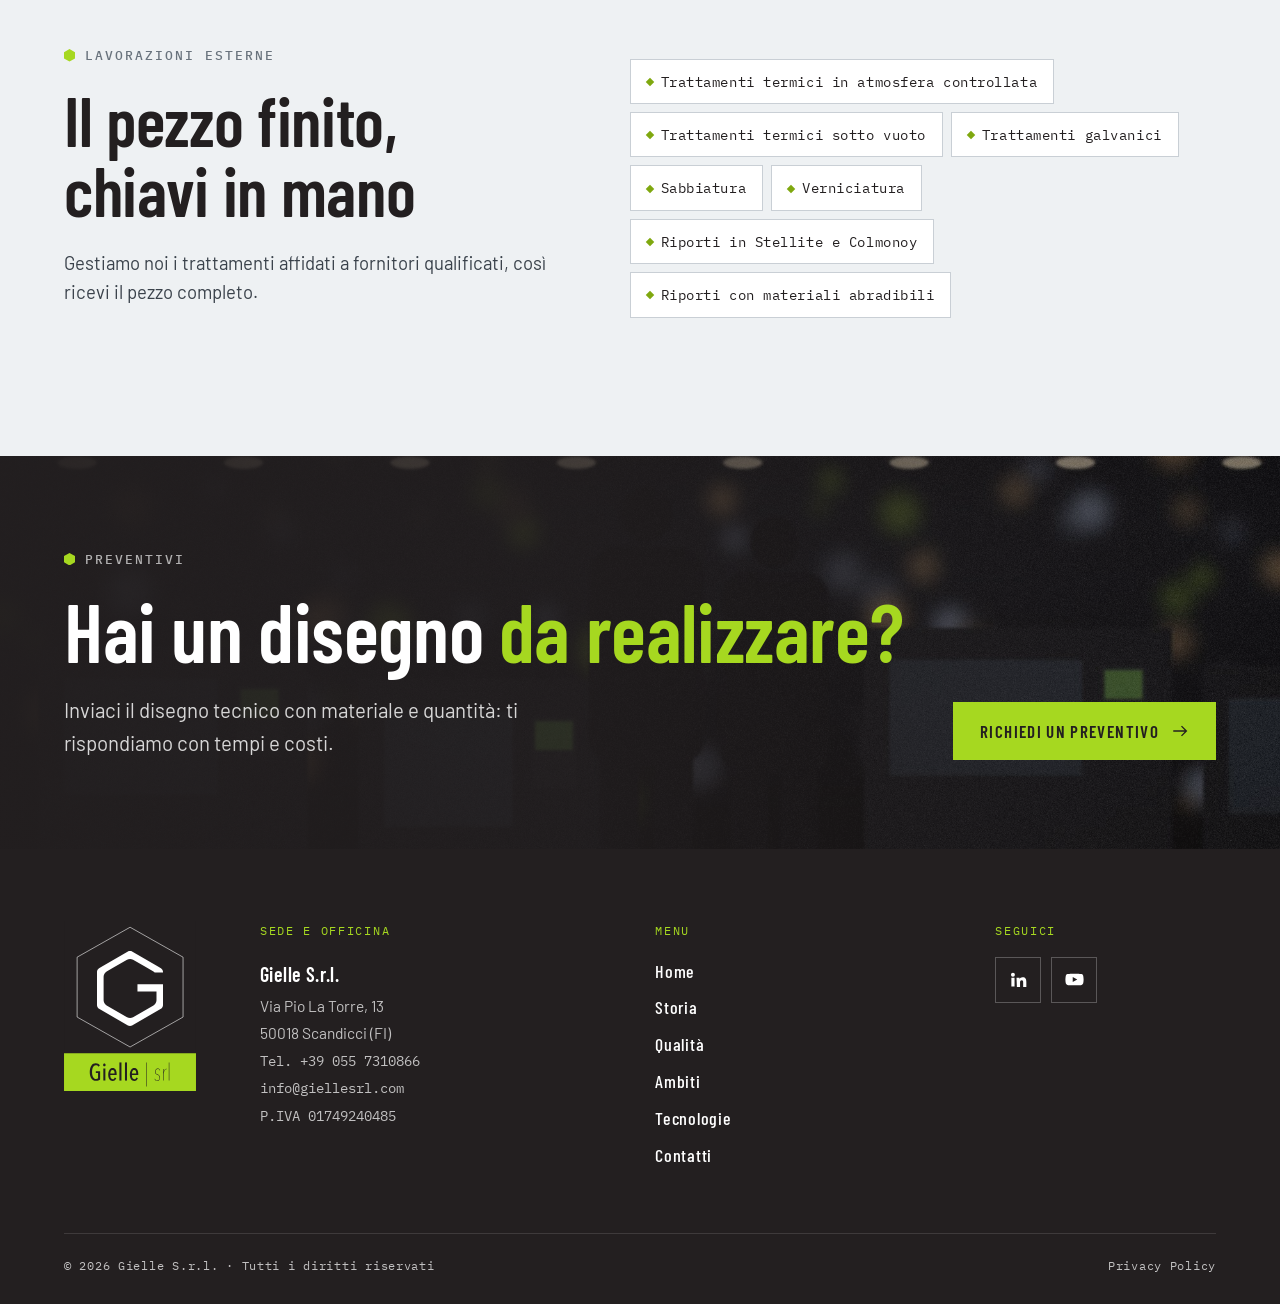
<file: tecnologie.html>
<!doctype html>
<html lang="it">
<head>
<meta charset="utf-8">
<meta name="viewport" content="width=device-width, initial-scale=1, viewport-fit=cover">
<title>Tecnologie – Gielle S.r.l.</title>
<meta name="description" content="Parco macchine di Gielle S.r.l.: torni CNC fino a Ø 1600 mm, centri di lavoro a 5 assi, elettroerosione, rettifica e sala metrologica.">
<link rel="icon" href="assets/logo/gielle-simbolo-esagono.svg" type="image/svg+xml">
<link rel="preconnect" href="https://fonts.googleapis.com">
<link rel="preconnect" href="https://fonts.gstatic.com" crossorigin>
<link rel="stylesheet" href="https://fonts.googleapis.com/css2?family=Barlow+Condensed:wght@500;600;700&family=Barlow:wght@400;500;600&family=IBM+Plex+Mono:wght@400;500&display=swap">
<link rel="stylesheet" href="css/style.css">
</head>
<body>

<svg width="0" height="0" style="position:absolute" aria-hidden="true">
  <defs>
    <symbol id="gl" viewBox="71.86 101.03 187.78 211.13">
      <path d="M 256.644 257.878 L 165.754 309.156 L 74.863 257.878 L 74.863 155.305 L 165.754 104.027 L 256.644 155.305 Z" fill="none" style="stroke:var(--logo-hex,currentColor)" stroke-width="1.4" vector-effect="non-scaling-stroke"/>
      <path d="M 165.601562 273.058594 C 164.234375 273.058594 162.972656 272.769531 162.058594 272.242188 L 112.515625 243.652344 C 110.597656 242.539062 108.976562 239.722656 108.976562 237.511719 L 108.976562 180.320312 C 108.976562 178.105469 110.597656 175.300781 112.515625 174.195312 L 162.0625 145.601562 C 162.976562 145.066406 164.230469 144.777344 165.601562 144.777344 C 166.972656 144.777344 168.226562 145.066406 169.125 145.589844 L 218.675781 174.195312 C 220.605469 175.300781 222.226562 178.105469 222.226562 180.320312 L 222.226562 181.445312 L 207.964844 181.445312 C 207.308594 180.742188 206.589844 180.152344 205.867188 179.734375 L 170.886719 159.546875 C 169.472656 158.742188 167.582031 158.289062 165.683594 158.289062 C 163.789062 158.289062 161.898438 158.742188 160.5 159.539062 L 125.503906 179.738281 C 122.589844 181.398438 120.300781 185.355469 120.300781 188.738281 L 120.300781 229.109375 C 120.300781 232.476562 122.589844 236.425781 125.503906 238.105469 L 160.484375 258.285156 C 161.878906 259.097656 163.726562 259.546875 165.683594 259.546875 C 167.644531 259.546875 169.496094 259.097656 170.898438 258.277344 L 205.871094 238.105469 C 208.785156 236.425781 211.070312 232.472656 211.070312 229.109375 L 211.070312 214.238281 L 178.410156 214.238281 L 178.410156 201.574219 L 222.226562 201.574219 L 222.226562 237.511719 C 222.226562 239.726562 220.601562 242.539062 218.671875 243.652344 L 169.140625 272.25 C 168.253906 272.753906 166.929688 273.058594 165.601562 273.058594" fill="currentColor"/>
    </symbol>
    <symbol id="arrow" viewBox="0 0 24 24"><path d="M3 12h17M14 5.5 20.5 12 14 18.5" fill="none" stroke="currentColor" stroke-width="1.8"/></symbol>
  </defs>
</svg>

<div class="site" id="top">

<header class="header" id="hdr">
  <div class="wrap">
    <a class="brand" href="index.html" aria-label="Gielle S.r.l. – Home">
      <svg viewBox="0 0 187.78 211.13" aria-hidden="true"><use href="#gl"/></svg>
      <span class="brand-name">Gielle</span>
    </a>
    <nav class="nav" aria-label="Menu principale">
      <a href="index.html">Home</a>
      <a href="storia.html">Storia</a>
      <a href="qualita.html">Qualità</a>
      <a href="ambiti.html">Ambiti</a>
      <a href="tecnologie.html" aria-current="page">Tecnologie</a>
      <a href="contatti.html">Contatti</a>
      <a class="lang" href="#" lang="en" hreflang="en" title="English version (in preparazione)">EN</a>
    </nav>
    <button class="burger" id="burger" aria-label="Apri il menu" aria-expanded="false" aria-controls="mnav"><span></span><span></span><span></span></button>
  </div>
  <nav class="mnav" id="mnav" aria-label="Menu mobile"><div class="mwrap">
    <a href="index.html">Home <span>01</span></a>
    <a href="storia.html">Storia <span>02</span></a>
    <a href="qualita.html">Qualità <span>03</span></a>
    <a href="ambiti.html">Ambiti <span>04</span></a>
    <a href="tecnologie.html" aria-current="page">Tecnologie <span>05</span></a>
    <a href="contatti.html">Contatti <span>06</span></a>
    <a href="#" lang="en">English <span>EN</span></a>
  </div></nav>
</header>

<main>
<section class="hero phero" aria-labelledby="page-title">
  <div class="hero-media phero-media" style="background-image:url(assets/img/officina.jpg)" aria-hidden="true"></div>
  <span class="ph-tag">Segnaposto · reparto macchine CNC</span>
  <div class="wrap">
    <nav class="crumb" aria-label="Percorso"><a href="index.html">Home</a><span>/</span>Tecnologie</nav>
    <h1 id="page-title">La nostra <em>officina</em></h1>
    <p class="sub">Torni e centri di lavoro CNC fino a 5 assi, elettroerosione, rettifica e sala metrologica: tutto in un’unica sede.</p>
  </div>
</section>

<section class="sec" aria-labelledby="t-intro">
  <div class="wrap intro-grid">
    <div class="rv">
      <span class="eyebrow">Il parco macchine</span>
      <h2 id="t-intro">Precisione e tempi rapidi</h2>
      <p class="lead">Investiamo costantemente in nuovi macchinari. Ogni utensile viene verificato con presetting elettronico prima della lavorazione.</p>
    </div>
    <div class="stats rv">
      <div class="stat"><span class="num">19</span><span class="lbl">Torni, di cui 2<br>verticali CNC</span></div>
      <div class="stat"><span class="num">12</span><span class="lbl">Fresatrici e centri<br>di lavoro</span></div>
      <div class="stat"><span class="num">1600</span><span class="lbl">Ø massimo tornibile<br>in mm</span></div>
    </div>
  </div>
</section>

<nav class="subnav" aria-label="Reparti">
  <div class="wrap"><a href="#tornitura">Tornitura</a><a href="#fresatura">Fresatura</a><a href="#edm">EDM</a><a href="#rettifica">Rettifica</a><a href="#taglio">Taglio</a><a href="#metrologia">Metrologia</a><a href="#esterne">Lavorazioni esterne</a></div>
</nav>
<section class="sec alt" id="tornitura" aria-labelledby="t-tornitura">
  <div class="wrap">
    <div class="sec-head rv">
      <div>
        <span class="eyebrow">Reparto 01</span>
        <h2 id="t-tornitura">Tornitura</h2>
      </div>
      <p>Torni CNC orizzontali e verticali, fino a 1600 mm di diametro e 2000 mm di lunghezza.</p>
    </div>
    <div class="tbl-wrap rv"><table class="mtable">
        <thead><tr><th>Marca</th><th>Modello</th><th>Capacità (mm)</th><th>Caratteristiche</th><th class="num">Q.tà</th></tr></thead>
        <tbody>
          <tr><td>Hankook</td><td>VTB 125</td><td class="num">Ø 1600 × 900</td><td>Tornio verticale CNC</td><td class="num">1</td></tr>
          <tr><td>Hankook</td><td>VTB 100</td><td class="num">Ø 1400 × 800</td><td>Tornio verticale CNC</td><td class="num">1</td></tr>
          <tr><td>Daewoo</td><td>Puma</td><td class="num">Ø 560 × 2000</td><td>CNC, lunetta controllata, torrette motorizzate</td><td class="num">1</td></tr>
          <tr><td>Goodway</td><td>GS 400</td><td class="num">Ø 610 × 950</td><td>CNC</td><td class="num">3</td></tr>
          <tr><td>Goodway</td><td>GA 3000M</td><td class="num">Ø 500 × 630</td><td>CNC</td><td class="num">1</td></tr>
          <tr><td>Goodway</td><td>GS 360L</td><td class="num">Ø 450 × 1100</td><td>CNC</td><td class="num">1</td></tr>
          <tr><td>Goodway</td><td>TB 150</td><td class="num">Ø 220 × 320</td><td>CNC</td><td class="num">1</td></tr>
          <tr><td>Okuma</td><td>LB 15</td><td class="num">Ø 300 × 600</td><td>CNC</td><td class="num">1</td></tr>
          <tr><td>Mori Seiki</td><td>SL 300</td><td class="num">Ø 420 × 700</td><td>CNC</td><td class="num">1</td></tr>
          <tr><td>Dainichi</td><td>F35</td><td class="num">Ø 430 × 1250</td><td></td><td class="num">1</td></tr>
          <tr><td>OMG Zanoletti</td><td>Autoapprendimento</td><td class="num">Ø 1000 × 1500</td><td></td><td class="num">2</td></tr>
          <tr><td>OMG Zanoletti</td><td>CNA 325</td><td class="num">Ø 720 × 1500</td><td>Autoapprendimento</td><td class="num">1</td></tr>
          <tr><td>SAG</td><td>22</td><td class="num">Ø 760 × 1500</td><td>Parallelo con visualizzatore</td><td class="num">1</td></tr>
          <tr><td>Graziano</td><td>SAG 22</td><td class="num">Ø 520 × 2000</td><td>Parallelo con visualizzatore</td><td class="num">1</td></tr>
          <tr><td>Graziano</td><td>SAG 20</td><td class="num">Ø 300 × 1500</td><td>Parallelo con visualizzatore</td><td class="num">1</td></tr>
          <tr><td>Ciatti</td><td>EUR 180</td><td class="num">Ø 180 × 1000</td><td>Parallelo</td><td class="num">1</td></tr>
        </tbody>
      </table></div>
  </div>
</section>
<section class="sec" id="fresatura" aria-labelledby="t-fresatura">
  <div class="wrap">
    <div class="sec-head rv">
      <div>
        <span class="eyebrow">Reparto 02</span>
        <h2 id="t-fresatura">Fresatura</h2>
      </div>
      <p>Centri di lavoro fino a 5 assi e fresatrici a portale. Corse X × Y × Z in mm.</p>
    </div>
    <div class="tbl-wrap rv"><table class="mtable">
        <thead><tr><th>Marca</th><th>Modello</th><th>Corse (mm)</th><th>Caratteristiche</th><th class="num">Q.tà</th></tr></thead>
        <tbody>
          <tr><td>Mori Seiki</td><td>NMV 8000 DCG</td><td class="num">1200 × 960 × 610</td><td>Centro di lavoro 5 assi (rotazioni 360° e 340°)</td><td class="num">1</td></tr>
          <tr><td>Mori Seiki</td><td>DV 5100</td><td class="num">1050 × 530 × 510</td><td>Centro di lavoro</td><td class="num">1</td></tr>
          <tr><td>Mazak</td><td>V 550</td><td class="num">1550 × 560 × 550</td><td>Centro di lavoro</td><td class="num">1</td></tr>
          <tr><td>Mazak</td><td>FJV 25</td><td class="num">1020 × 510 × 510</td><td>Centro di lavoro</td><td class="num">1</td></tr>
          <tr><td>Goglio</td><td>FX 15</td><td class="num">1500 × 880 × 800</td><td>Banco fisso, 4 assi</td><td class="num">1</td></tr>
          <tr><td>Awea</td><td>VP 1050</td><td class="num">1050 × 600 × 505</td><td>A portale, 4 assi</td><td class="num">1</td></tr>
          <tr><td>Kafo</td><td>VMC 1100</td><td class="num">1100 × 600 × 635</td><td>A portale, 4 assi</td><td class="num">1</td></tr>
          <tr><td>Eikon</td><td>MV2</td><td class="num">1500 × 400 × 350</td><td>A portale</td><td class="num">1</td></tr>
          <tr><td>ELI</td><td>N° 2</td><td class="num">1100 × 300 × 500</td><td>Fresatrice con testa veloce</td><td class="num">1</td></tr>
          <tr><td>Induma</td><td>–</td><td class="num">1100 × 300 × 500</td><td>Fresatrice con visualizzatore</td><td class="num">1</td></tr>
          <tr><td>PBM</td><td>S300</td><td class="num">800 × 350 × 500</td><td>Fresatrice con visualizzatore</td><td class="num">1</td></tr>
          <tr><td>Perini</td><td>P200</td><td class="num">Corsa 200</td><td>Stozzatrice</td><td class="num">1</td></tr>
        </tbody>
      </table></div>
  </div>
</section>
<section class="sec alt" id="edm" aria-labelledby="t-edm">
  <div class="wrap">
    <div class="sec-head rv">
      <div>
        <span class="eyebrow">Reparto 03</span>
        <h2 id="t-edm">Elettroerosione</h2>
      </div>
      <p>Per profili complessi e materiali difficili da lavorare con utensile.</p>
    </div>
    <div class="tbl-wrap rv"><table class="mtable">
        <thead><tr><th>Marca</th><th>Modello</th><th>Corse (mm)</th><th>Caratteristiche</th><th class="num">Q.tà</th></tr></thead>
        <tbody>
          <tr><td>Fanuc</td><td>Alpha 1iB</td><td class="num">550 × 370 × 400</td><td>Elettroerosione a filo</td><td class="num">1</td></tr>
        </tbody>
      </table></div>
  </div>
</section>
<section class="sec" id="rettifica" aria-labelledby="t-rettifica">
  <div class="wrap">
    <div class="sec-head rv">
      <div>
        <span class="eyebrow">Reparto 04</span>
        <h2 id="t-rettifica">Rettifica</h2>
      </div>
      <p>Rettifica circolare, tangenziale e lappatura per tolleranze e finiture superficiali strette.</p>
    </div>
    <div class="tbl-wrap rv"><table class="mtable">
        <thead><tr><th>Marca</th><th>Modello</th><th>Capacità</th><th>Caratteristiche</th><th class="num">Q.tà</th></tr></thead>
        <tbody>
          <tr><td>Tacchella</td><td>R600</td><td class="num">–</td><td>Rettifica circolare per esterni e interni</td><td class="num">1</td></tr>
          <tr><td>Schaudt</td><td>–</td><td class="num">–</td><td>Rettifica</td><td class="num">1</td></tr>
          <tr><td>–</td><td>AF 7530</td><td class="num">–</td><td>Rettifica tangenziale</td><td class="num">1</td></tr>
          <tr><td>STP</td><td>1834 ADS</td><td class="num">–</td><td>Rettifica tangenziale</td><td class="num">1</td></tr>
          <tr><td>Delta</td><td>LC-400</td><td class="num">–</td><td>Lapidello</td><td class="num">1</td></tr>
        </tbody>
      </table></div>
  </div>
</section>
<section class="sec alt" id="taglio" aria-labelledby="t-taglio">
  <div class="wrap">
    <div class="sec-head rv">
      <div>
        <span class="eyebrow">Reparto 05</span>
        <h2 id="t-taglio">Taglio</h2>
      </div>
      <p>Preparazione del materiale da barra.</p>
    </div>
    <div class="tbl-wrap rv"><table class="mtable">
        <thead><tr><th>Marca</th><th>Modello</th><th>Capacità (mm)</th><th>Caratteristiche</th><th class="num">Q.tà</th></tr></thead>
        <tbody>
          <tr><td>BTF</td><td>–</td><td class="num">Ø 720</td><td>Segatrice a nastro</td><td class="num">1</td></tr>
          <tr><td>Bianco</td><td>280</td><td class="num">–</td><td>Segatrice automatica a nastro con avanzabarra</td><td class="num">1</td></tr>
          <tr><td>Scortegagna</td><td>280</td><td class="num">–</td><td>Segatrice automatica a nastro con avanzabarra</td><td class="num">1</td></tr>
          <tr><td>Bianco</td><td>–</td><td class="num">–</td><td>Troncatrice a nastro</td><td class="num">1</td></tr>
        </tbody>
      </table></div>
  </div>
</section>

<section class="split" id="metrologia" aria-labelledby="t-metro">
  <div class="wrap split-grid">
    <div class="media rv" style="background-image:url(assets/img/metrologia.jpg)" role="img" aria-label="Sala metrologica">
      <span class="frame"></span>
      <span class="ph-tag">Segnaposto · sala metrologica</span>
    </div>
    <div class="rv">
      <span class="eyebrow">Reparto 06</span>
      <h2 id="t-metro">Metrologia</h2>
      <p class="lead">Macchina di misura tridimensionale Mitutoyo Crysta Apex 7106 con testina basculante a scansione continua, proiettore di profili, rugosimetro, altimetro digitale e microscopio.</p>
      <a class="btn btn-ink" href="qualita.html">Qualità e laboratorio <svg><use href="#arrow"/></svg></a>
    </div>
  </div>
</section>

<section class="sec alt" id="esterne" aria-labelledby="t-est">
  <div class="wrap intro-grid">
    <div class="rv">
      <span class="eyebrow">Lavorazioni esterne</span>
      <h2 id="t-est">Il pezzo finito, chiavi in mano</h2>
      <p class="lead">Gestiamo noi i trattamenti affidati a fornitori qualificati, così ricevi il pezzo completo.</p>
    </div>
    <ul class="tags big rv"><li>Trattamenti termici in atmosfera controllata</li><li>Trattamenti termici sotto vuoto</li><li>Trattamenti galvanici</li><li>Sabbiatura</li><li>Verniciatura</li><li>Riporti in Stellite e Colmonoy</li><li>Riporti con materiali abradibili</li></ul>
  </div>
</section>
<section class="careers cta-band" aria-labelledby="cta-title">
  <div class="wrap">
    <div class="rv">
      <span class="eyebrow">Preventivi</span>
      <h2 id="cta-title">Hai un disegno <em>da realizzare?</em></h2>
      <p>Inviaci il disegno tecnico con materiale e quantità: ti rispondiamo con tempi e costi.</p>
    </div>
    <a class="btn btn-lime rv" href="contatti.html">Richiedi un preventivo <svg><use href="#arrow"/></svg></a>
  </div>
</section>
</main>

<footer class="footer">
  <div class="wrap">
    <div class="f-grid">
      <div class="f-logo"><img src="assets/logo/gielle-logo-istituzionale.svg" alt="Gielle S.r.l." width="132" height="170"></div>
      <div>
        <div class="f-h">Sede e officina</div>
        <address>
          <strong>Gielle S.r.l.</strong><br>
          Via Pio La Torre, 13<br>
          50018 Scandicci (FI)<br>
          <span class="mono">Tel. +39 055 7310866</span><br>
          <span class="mono">info@giellesrl.com</span><br>
          <span class="mono">P.IVA 01749240485</span>
        </address>
      </div>
      <div>
        <div class="f-h">Menu</div>
        <ul class="f-links">
          <li><a href="index.html">Home</a></li>
          <li><a href="storia.html">Storia</a></li>
          <li><a href="qualita.html">Qualità</a></li>
          <li><a href="ambiti.html">Ambiti</a></li>
          <li><a href="tecnologie.html">Tecnologie</a></li>
          <li><a href="contatti.html">Contatti</a></li>
        </ul>
      </div>
      <div>
        <div class="f-h">Seguici</div>
        <div class="social">
          <a href="https://www.linkedin.com/company/gielle-s-r-l-" target="_blank" rel="noopener" aria-label="LinkedIn"><svg viewBox="0 0 24 24"><path d="M4.98 3.5a2.5 2.5 0 1 1 0 5 2.5 2.5 0 0 1 0-5zM3 9.75h4v11H3zM9.5 9.75h3.8v1.5h.06c.53-1 1.83-2.05 3.77-2.05 4.03 0 4.77 2.65 4.77 6.1v6.2h-4v-5.5c0-1.31-.02-3-1.83-3-1.83 0-2.11 1.43-2.11 2.9v5.6h-4z"/></svg></a>
          <a href="https://youtu.be/cLt_xMNGrU4" target="_blank" rel="noopener" aria-label="YouTube"><svg viewBox="0 0 24 24"><path d="M23 7.2a3 3 0 0 0-2.1-2.1C19 4.6 12 4.6 12 4.6s-7 0-8.9.5A3 3 0 0 0 1 7.2 31 31 0 0 0 .5 12a31 31 0 0 0 .5 4.8 3 3 0 0 0 2.1 2.1c1.9.5 8.9.5 8.9.5s7 0 8.9-.5a3 3 0 0 0 2.1-2.1 31 31 0 0 0 .5-4.8 31 31 0 0 0-.5-4.8zM9.75 15.02V8.98L15.5 12z"/></svg></a>
        </div>
      </div>
    </div>
    <div class="f-bottom">
      <span>© 2026 Gielle S.r.l. · Tutti i diritti riservati</span>
      <a href="privacy.html">Privacy Policy</a>
    </div>
  </div>
</footer>
</div>

<script src="js/main.js"></script>
</body>
</html>
</file>
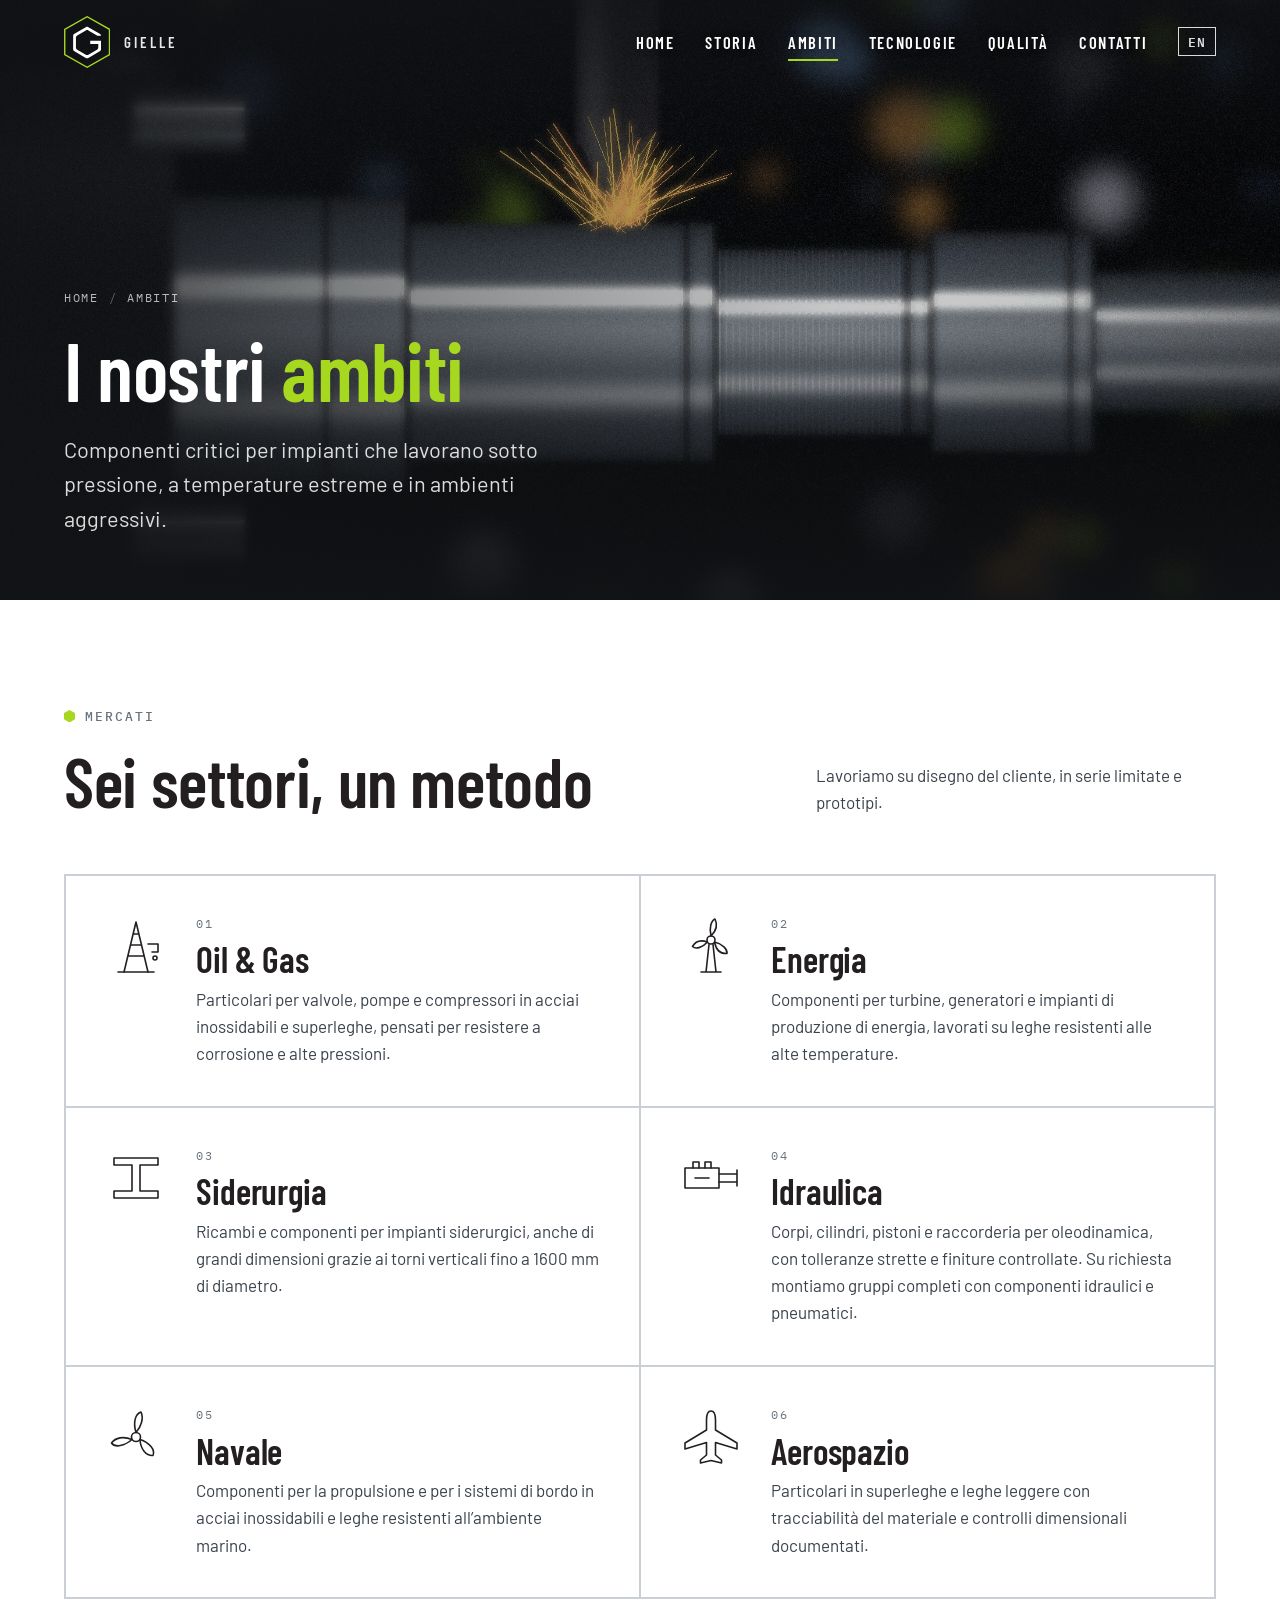
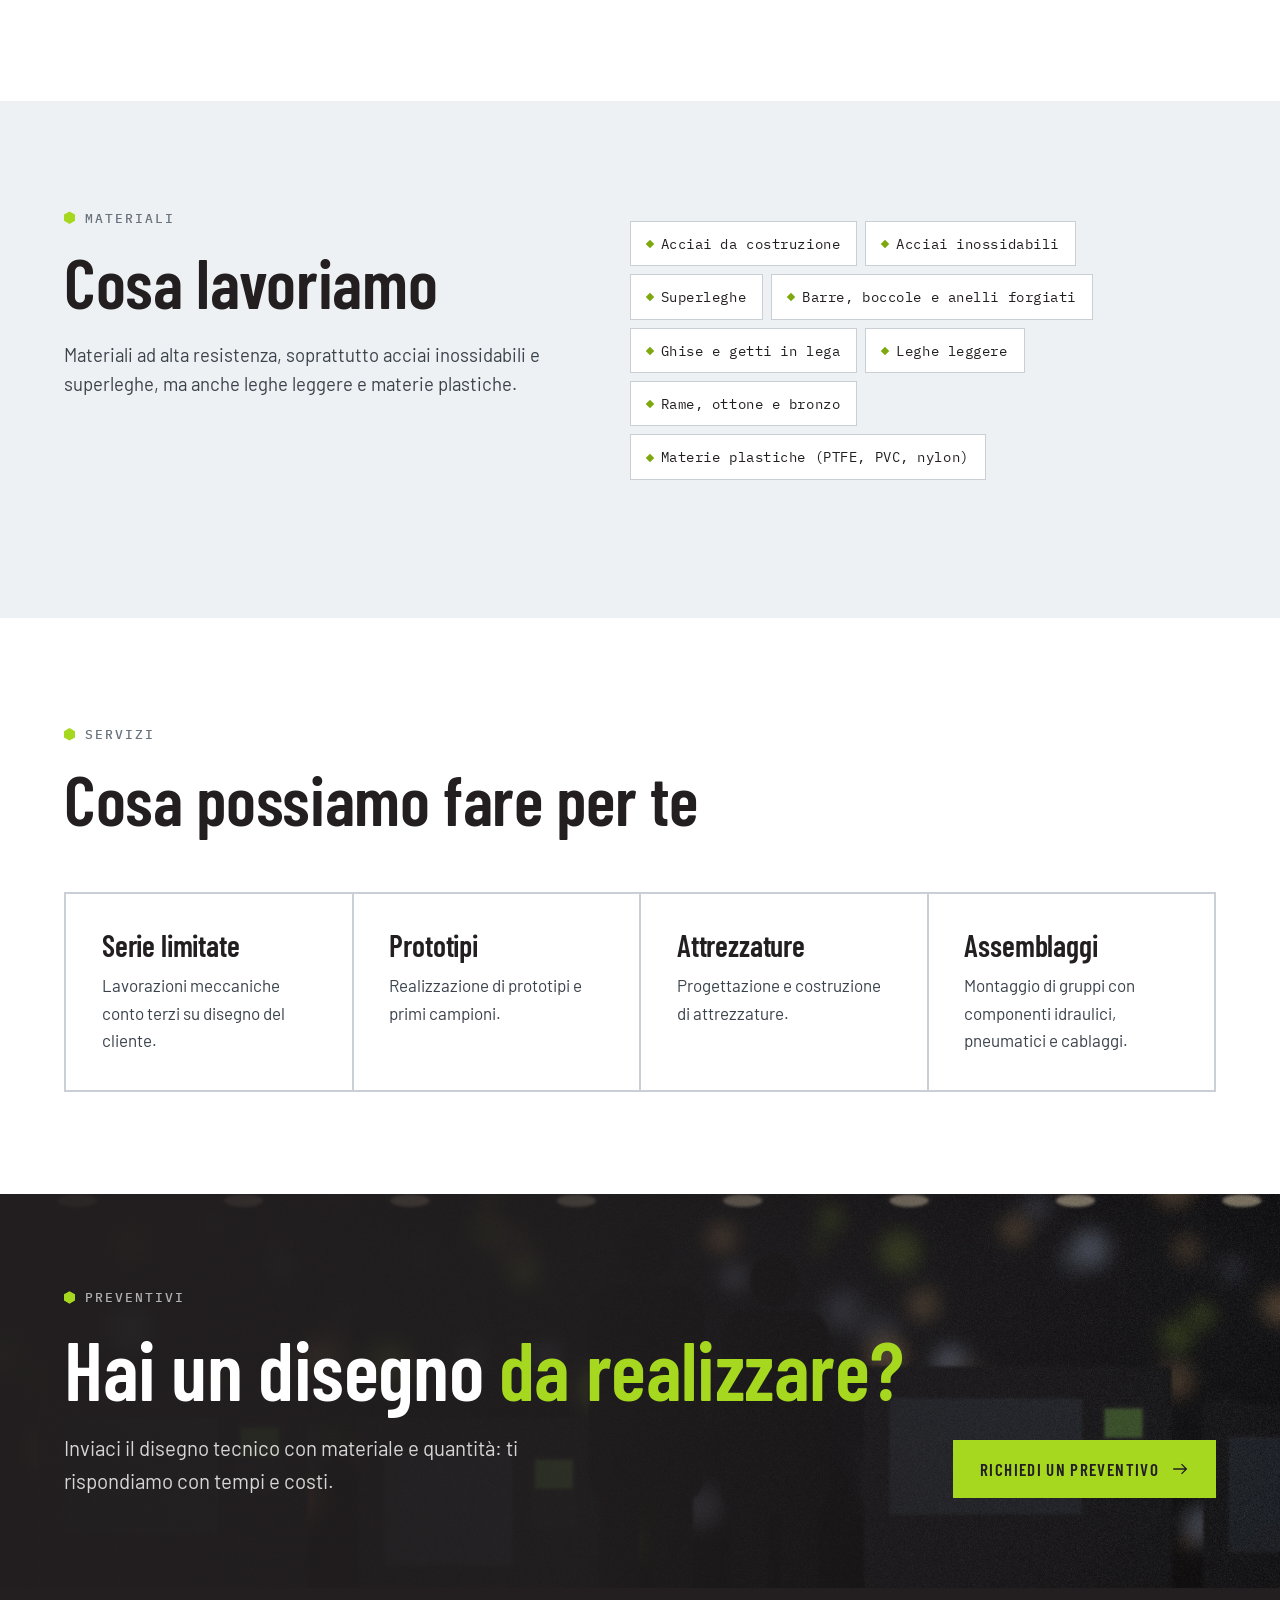
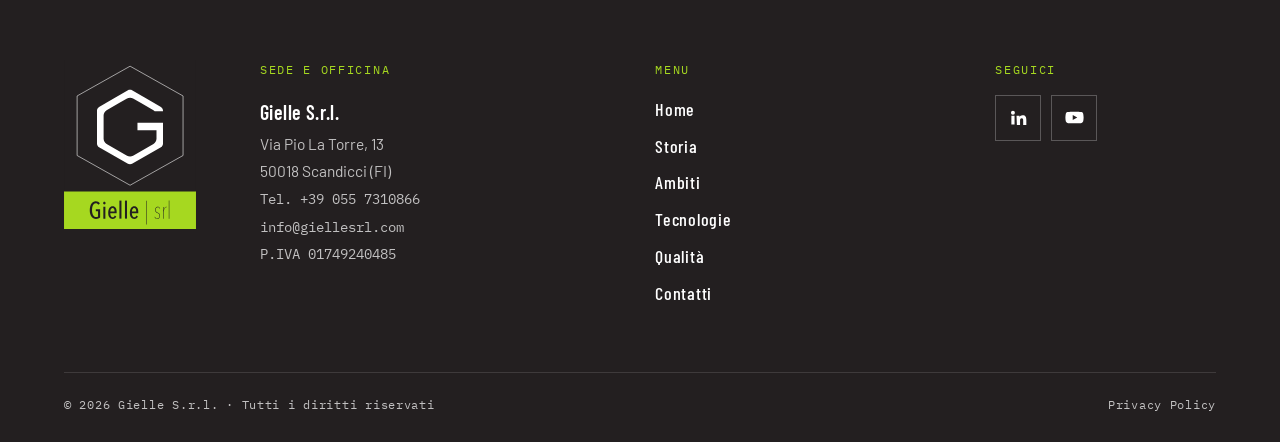
<file: pagine/ambiti.html>
<!doctype html>
<html lang="it">
<head>
<meta charset="utf-8">
<meta name="viewport" content="width=device-width, initial-scale=1, viewport-fit=cover">
<title>Ambiti – Gielle S.r.l.</title>
<meta name="description" content="Oil & Gas, energia, siderurgia, idraulica, navale e aerospazio: i settori in cui lavora Gielle S.r.l.">
<link rel="icon" href="../assets/logo/gielle-simbolo-esagono.svg" type="image/svg+xml">
<link rel="preconnect" href="https://fonts.googleapis.com">
<link rel="preconnect" href="https://fonts.gstatic.com" crossorigin>
<link rel="stylesheet" href="https://fonts.googleapis.com/css2?family=Barlow+Condensed:wght@500;600;700&family=Barlow:wght@400;500;600&family=IBM+Plex+Mono:wght@400;500&display=swap">
<link rel="stylesheet" href="../css/style.css">
</head>
<body>

<svg width="0" height="0" style="position:absolute" aria-hidden="true">
  <defs>
    <symbol id="gl" viewBox="71.86 101.03 187.78 211.13">
      <path d="M 256.644 257.878 L 165.754 309.156 L 74.863 257.878 L 74.863 155.305 L 165.754 104.027 L 256.644 155.305 Z" fill="none" style="stroke:var(--logo-hex,currentColor)" stroke-width="1.4" vector-effect="non-scaling-stroke"/>
      <path d="M 165.601562 273.058594 C 164.234375 273.058594 162.972656 272.769531 162.058594 272.242188 L 112.515625 243.652344 C 110.597656 242.539062 108.976562 239.722656 108.976562 237.511719 L 108.976562 180.320312 C 108.976562 178.105469 110.597656 175.300781 112.515625 174.195312 L 162.0625 145.601562 C 162.976562 145.066406 164.230469 144.777344 165.601562 144.777344 C 166.972656 144.777344 168.226562 145.066406 169.125 145.589844 L 218.675781 174.195312 C 220.605469 175.300781 222.226562 178.105469 222.226562 180.320312 L 222.226562 181.445312 L 207.964844 181.445312 C 207.308594 180.742188 206.589844 180.152344 205.867188 179.734375 L 170.886719 159.546875 C 169.472656 158.742188 167.582031 158.289062 165.683594 158.289062 C 163.789062 158.289062 161.898438 158.742188 160.5 159.539062 L 125.503906 179.738281 C 122.589844 181.398438 120.300781 185.355469 120.300781 188.738281 L 120.300781 229.109375 C 120.300781 232.476562 122.589844 236.425781 125.503906 238.105469 L 160.484375 258.285156 C 161.878906 259.097656 163.726562 259.546875 165.683594 259.546875 C 167.644531 259.546875 169.496094 259.097656 170.898438 258.277344 L 205.871094 238.105469 C 208.785156 236.425781 211.070312 232.472656 211.070312 229.109375 L 211.070312 214.238281 L 178.410156 214.238281 L 178.410156 201.574219 L 222.226562 201.574219 L 222.226562 237.511719 C 222.226562 239.726562 220.601562 242.539062 218.671875 243.652344 L 169.140625 272.25 C 168.253906 272.753906 166.929688 273.058594 165.601562 273.058594" fill="currentColor"/>
    </symbol>
    <symbol id="arrow" viewBox="0 0 24 24"><path d="M3 12h17M14 5.5 20.5 12 14 18.5" fill="none" stroke="currentColor" stroke-width="1.8"/></symbol>
  </defs>
</svg>

<div class="site" id="top">

<header class="header header--init" id="hdr">
  <div class="wrap">
    <a class="brand" href="../index.html" aria-label="Gielle S.r.l. – Home">
      <svg viewBox="0 0 187.78 211.13" aria-hidden="true"><use href="#gl"/></svg>
      <span class="brand-name">Gielle</span>
    </a>
    <nav class="nav" aria-label="Menu principale">
      <a href="../index.html">Home</a>
      <a href="storia.html">Storia</a>
      <a href="ambiti.html" aria-current="page">Ambiti</a>
      <a href="tecnologie.html">Tecnologie</a>
      <a href="qualita.html">Qualità</a>
      <a href="contatti.html">Contatti</a>
      <a class="lang" href="#" lang="en" hreflang="en" title="English version (in preparazione)">EN</a>
    </nav>
    <button class="burger" id="burger" aria-label="Apri il menu" aria-expanded="false" aria-controls="mnav"><span></span><span></span><span></span></button>
  </div>
  <nav class="mnav" id="mnav" aria-label="Menu mobile"><div class="mwrap">
    <a href="../index.html">Home <span>01</span></a>
    <a href="storia.html">Storia <span>02</span></a>
    <a href="ambiti.html" aria-current="page">Ambiti <span>03</span></a>
    <a href="tecnologie.html">Tecnologie <span>04</span></a>
    <a href="qualita.html">Qualità <span>05</span></a>
    <a href="contatti.html">Contatti <span>06</span></a>
    <a href="#" lang="en">English <span>EN</span></a>
  </div></nav>
</header>

<main>
<section class="hero phero" aria-labelledby="page-title">
  <div class="hero-media phero-media" style="background-image:url(../assets/img/hero.jpg)" aria-hidden="true"></div>
  <div class="wrap">
    <nav class="crumb" aria-label="Percorso"><a href="../index.html">Home</a><span>/</span>Ambiti</nav>
    <h1 id="page-title">I nostri <em>ambiti</em></h1>
    <p class="sub">Componenti critici per impianti che lavorano sotto pressione, a temperature estreme e in ambienti aggressivi.</p>
  </div>
</section>

<section class="sec" aria-labelledby="a-sett">
  <div class="wrap">
    <div class="sec-head rv">
      <div>
        <span class="eyebrow">Mercati</span>
        <h2 id="a-sett">Sei settori, un metodo</h2>
      </div>
      <p>Lavoriamo su disegno del cliente, in serie limitate e prototipi.</p>
    </div>
    <div class="sectors">
      <article class="sector rv" id="oil-gas">
        <span class="ico"><svg viewBox="0 0 64 64"><path d="M20 58 32 8l12 50M24 42h16M26.5 31h11M29 20h6"/><path d="M14 58h36"/><path d="M44 30h10v8h-6"/><circle cx="51" cy="44" r="2"/></svg></span>
        <span class="idx">01</span>
        <h3>Oil &amp; Gas</h3>
        <p>Particolari per valvole, pompe e compressori in acciai inossidabili e superleghe, pensati per resistere a corrosione e alte pressioni.</p>
      </article>
      <article class="sector rv" id="energia">
        <span class="ico"><svg viewBox="0 0 64 64"><circle cx="32" cy="26" r="4"/><path d="M32 22c-2-8 0-15 4-17 3 6 1 12-4 17M35.5 28c8 2 13 7 12.5 11.5-6.5.5-11-4-12.5-11.5M28.5 28c-5.5 6-12 7.5-15 4.5 3-5.5 9-6.5 15-4.5"/><path d="M30 30.5 27 58h10l-3-27.5M22 58h20"/></svg></span>
        <span class="idx">02</span>
        <h3>Energia</h3>
        <p>Componenti per turbine, generatori e impianti di produzione di energia, lavorati su leghe resistenti alle alte temperature.</p>
      </article>
      <article class="sector rv" id="siderurgia">
        <span class="ico"><svg viewBox="0 0 64 64"><path d="M10 12h44v7H36v26h18v7H10v-7h18V19H10z"/></svg></span>
        <span class="idx">03</span>
        <h3>Siderurgia</h3>
        <p>Ricambi e componenti per impianti siderurgici, anche di grandi dimensioni grazie ai torni verticali fino a 1600 mm di diametro.</p>
      </article>
      <article class="sector rv" id="idraulica">
        <span class="ico"><svg viewBox="0 0 64 64"><rect x="6" y="22" width="34" height="20"/><path d="M40 28h18M40 36h18M58 24v16M14 22v-6h6v6M26 22v-6h6v6"/><path d="M16 32h14"/></svg></span>
        <span class="idx">04</span>
        <h3>Idraulica</h3>
        <p>Corpi, cilindri, pistoni e raccorderia per oleodinamica, con tolleranze strette e finiture controllate. Su richiesta montiamo gruppi completi con componenti idraulici e pneumatici.</p>
      </article>
      <article class="sector rv" id="navale">
        <span class="ico"><svg viewBox="0 0 64 64"><circle cx="32" cy="32" r="4.5"/><path d="M32 27.5C29 18 31 9 37 7c3 6 0 15-5 20.5M36 34.5c9.5 3 15.5 10.5 13 16-6.5.5-12.5-6-13-16M28 34.5C20.5 41 11 43 7.5 38c4-5.5 12-7 20.5-3.5"/></svg></span>
        <span class="idx">05</span>
        <h3>Navale</h3>
        <p>Componenti per la propulsione e per i sistemi di bordo in acciai inossidabili e leghe resistenti all’ambiente marino.</p>
      </article>
      <article class="sector rv" id="aerospazio">
        <span class="ico"><svg viewBox="0 0 64 64"><path d="M32 6c3 0 4.5 4 4.5 9v10L58 38v6l-21.5-6.5V50l6 5v3L32 55.5 21.5 58v-3l6-5V37.5L6 44v-6l21.5-13V15c0-5 1.5-9 4.5-9z"/></svg></span>
        <span class="idx">06</span>
        <h3>Aerospazio</h3>
        <p>Particolari in superleghe e leghe leggere con tracciabilità del materiale e controlli dimensionali documentati.</p>
      </article>
    </div>
  </div>
</section>

<section class="sec alt" aria-labelledby="a-mat">
  <div class="wrap intro-grid">
    <div class="rv">
      <span class="eyebrow">Materiali</span>
      <h2 id="a-mat">Cosa lavoriamo</h2>
      <p class="lead">Materiali ad alta resistenza, soprattutto acciai inossidabili e superleghe, ma anche leghe leggere e materie plastiche.</p>
    </div>
    <ul class="tags big rv"><li>Acciai da costruzione</li><li>Acciai inossidabili</li><li>Superleghe</li><li>Barre, boccole e anelli forgiati</li><li>Ghise e getti in lega</li><li>Leghe leggere</li><li>Rame, ottone e bronzo</li><li>Materie plastiche (PTFE, PVC, nylon)</li></ul>
  </div>
</section>

<section class="sec" aria-labelledby="a-serv">
  <div class="wrap">
    <div class="sec-head rv">
      <div>
        <span class="eyebrow">Servizi</span>
        <h2 id="a-serv">Cosa possiamo fare per te</h2>
      </div>
    </div>
    <div class="trio four">
      <div class="trio-card rv"><h3>Serie limitate</h3><p>Lavorazioni meccaniche conto terzi su disegno del cliente.</p></div>
      <div class="trio-card rv"><h3>Prototipi</h3><p>Realizzazione di prototipi e primi campioni.</p></div>
      <div class="trio-card rv"><h3>Attrezzature</h3><p>Progettazione e costruzione di attrezzature.</p></div>
      <div class="trio-card rv"><h3>Assemblaggi</h3><p>Montaggio di gruppi con componenti idraulici, pneumatici e cablaggi.</p></div>
    </div>
  </div>
</section>
<section class="careers cta-band" aria-labelledby="cta-title">
  <div class="wrap">
    <div class="rv">
      <span class="eyebrow">Preventivi</span>
      <h2 id="cta-title">Hai un disegno <em>da realizzare?</em></h2>
      <p>Inviaci il disegno tecnico con materiale e quantità: ti rispondiamo con tempi e costi.</p>
    </div>
    <a class="btn btn-lime rv" href="contatti.html">Richiedi un preventivo <svg><use href="#arrow"/></svg></a>
  </div>
</section>
</main>

<footer class="footer">
  <div class="wrap">
    <div class="f-grid">
      <div class="f-logo"><img src="../assets/logo/gielle-logo-istituzionale.svg" alt="Gielle S.r.l." width="132" height="170"></div>
      <div>
        <div class="f-h">Sede e officina</div>
        <address>
          <strong>Gielle S.r.l.</strong><br>
          Via Pio La Torre, 13<br>
          50018 Scandicci (FI)<br>
          <span class="mono">Tel. +39 055 7310866</span><br>
          <span class="mono">info@giellesrl.com</span><br>
          <span class="mono">P.IVA 01749240485</span>
        </address>
      </div>
      <div>
        <div class="f-h">Menu</div>
        <ul class="f-links">
          <li><a href="../index.html">Home</a></li>
          <li><a href="storia.html">Storia</a></li>
          <li><a href="ambiti.html">Ambiti</a></li>
          <li><a href="tecnologie.html">Tecnologie</a></li>
          <li><a href="qualita.html">Qualità</a></li>
          <li><a href="contatti.html">Contatti</a></li>
        </ul>
      </div>
      <div>
        <div class="f-h">Seguici</div>
        <div class="social">
          <a href="https://www.linkedin.com/company/gielle-s-r-l-" target="_blank" rel="noopener" aria-label="LinkedIn"><svg viewBox="0 0 24 24"><path d="M4.98 3.5a2.5 2.5 0 1 1 0 5 2.5 2.5 0 0 1 0-5zM3 9.75h4v11H3zM9.5 9.75h3.8v1.5h.06c.53-1 1.83-2.05 3.77-2.05 4.03 0 4.77 2.65 4.77 6.1v6.2h-4v-5.5c0-1.31-.02-3-1.83-3-1.83 0-2.11 1.43-2.11 2.9v5.6h-4z"/></svg></a>
          <a href="https://youtu.be/cLt_xMNGrU4" target="_blank" rel="noopener" aria-label="YouTube"><svg viewBox="0 0 24 24"><path d="M23 7.2a3 3 0 0 0-2.1-2.1C19 4.6 12 4.6 12 4.6s-7 0-8.9.5A3 3 0 0 0 1 7.2 31 31 0 0 0 .5 12a31 31 0 0 0 .5 4.8 3 3 0 0 0 2.1 2.1c1.9.5 8.9.5 8.9.5s7 0 8.9-.5a3 3 0 0 0 2.1-2.1 31 31 0 0 0 .5-4.8 31 31 0 0 0-.5-4.8zM9.75 15.02V8.98L15.5 12z"/></svg></a>
        </div>
      </div>
    </div>
    <div class="f-bottom">
      <span>© 2026 Gielle S.r.l. · Tutti i diritti riservati</span>
      <a href="privacy.html">Privacy Policy</a>
    </div>
  </div>
</footer>
</div>

<script src="../js/main.js"></script>
</body>
</html>
</file>
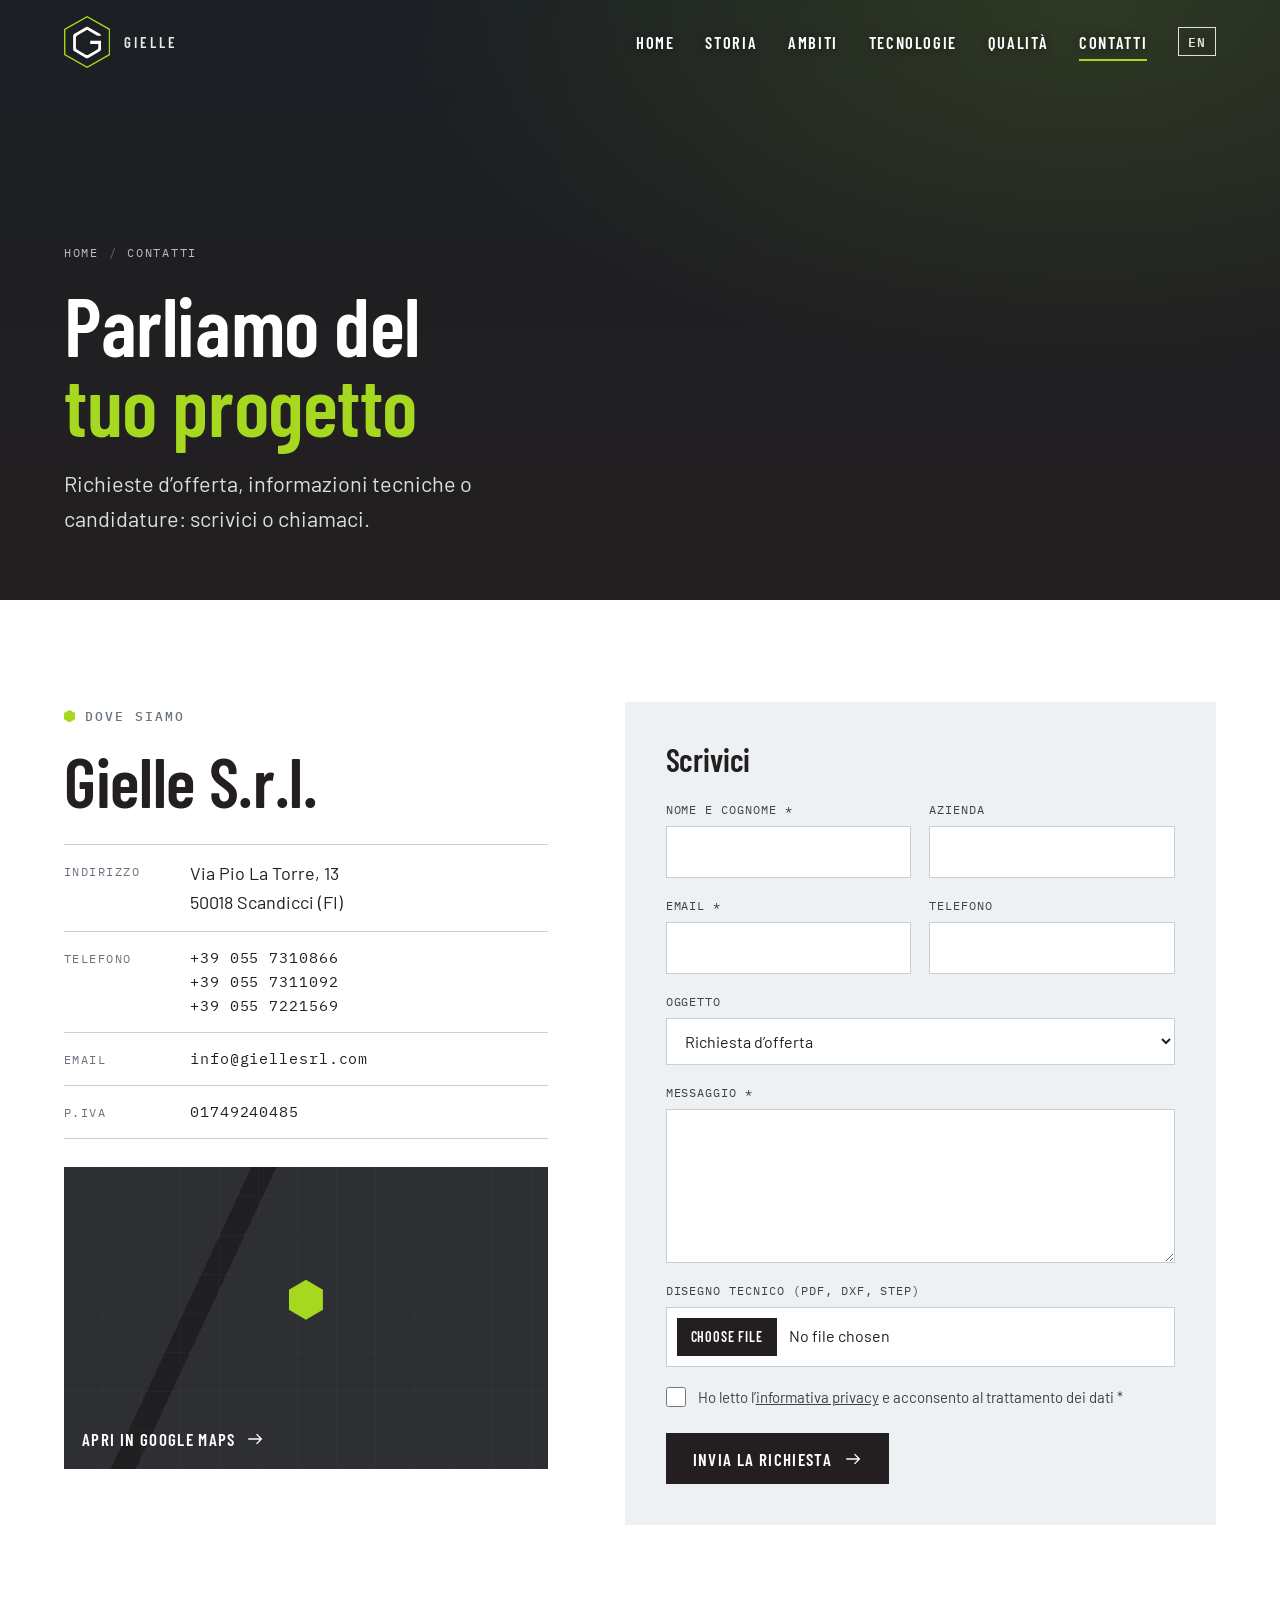
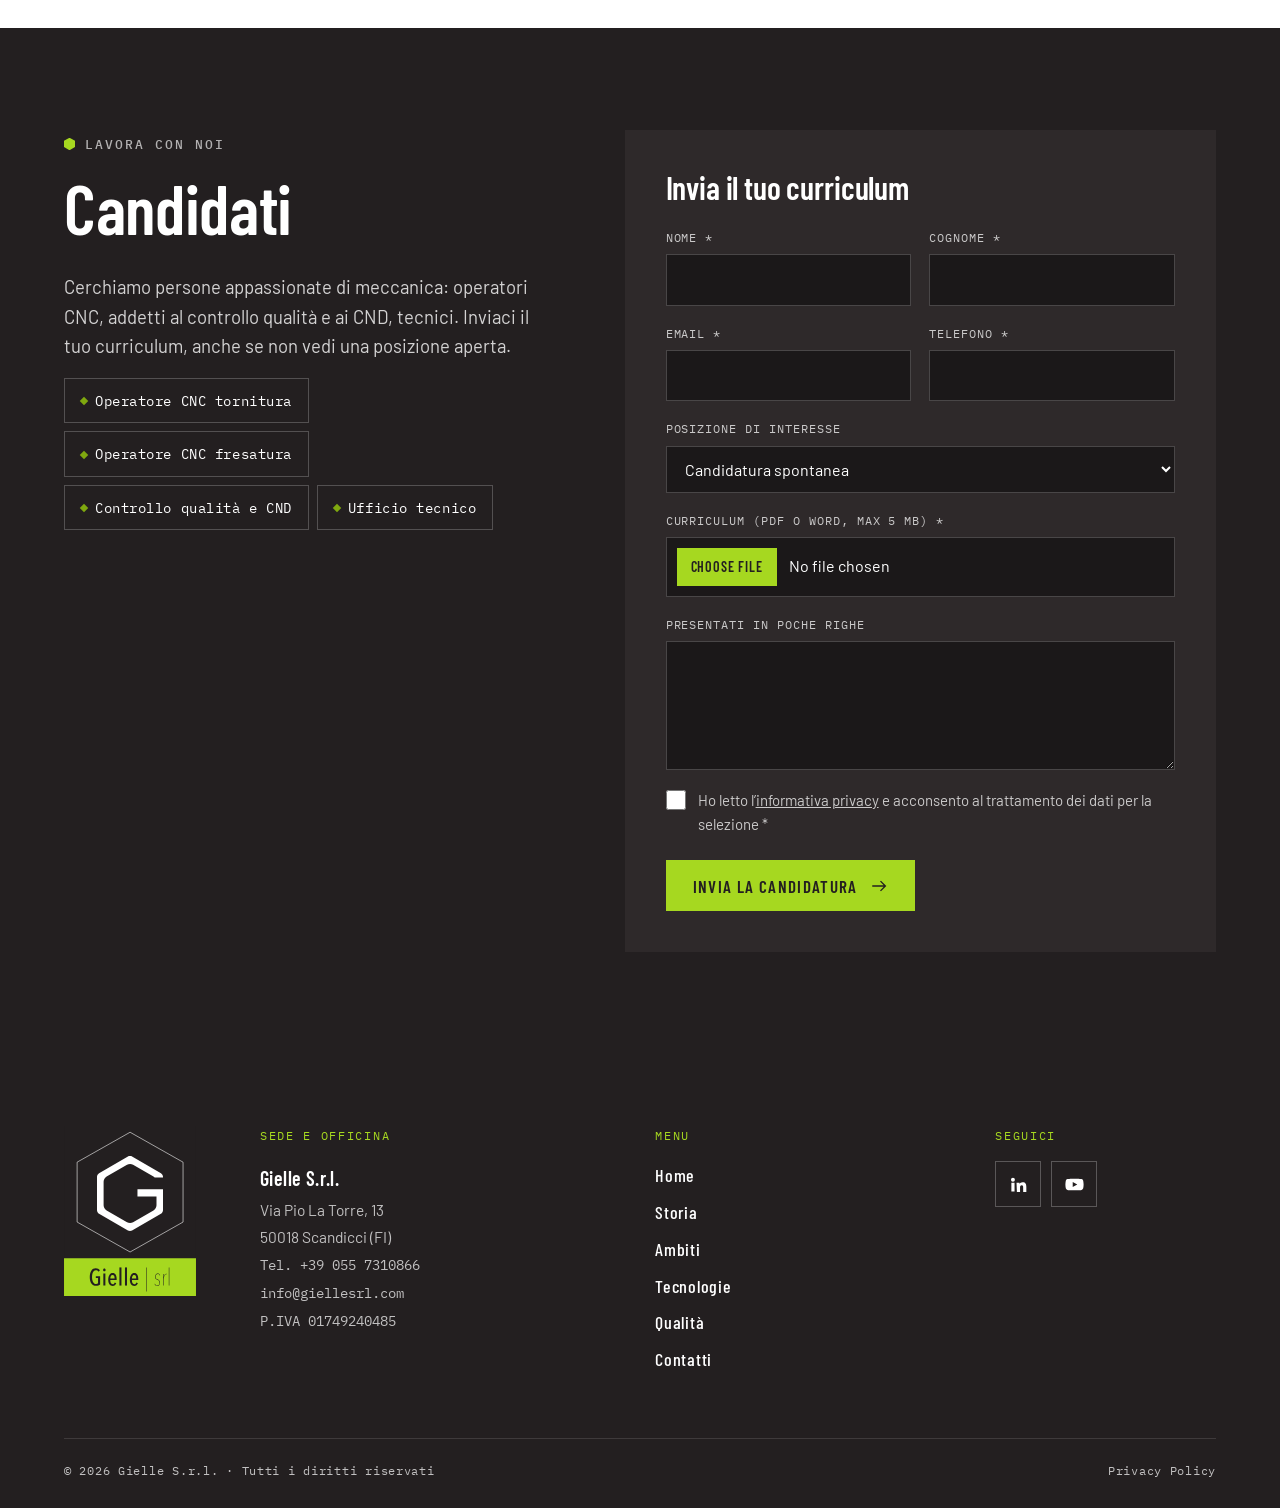
<file: pagine/contatti.html>
<!doctype html>
<html lang="it">
<head>
<meta charset="utf-8">
<meta name="viewport" content="width=device-width, initial-scale=1, viewport-fit=cover">
<title>Contatti – Gielle S.r.l.</title>
<meta name="description" content="Contatti di Gielle S.r.l., Via Pio La Torre 13, Scandicci (FI): richieste d’offerta e candidature.">
<link rel="icon" href="../assets/logo/gielle-simbolo-esagono.svg" type="image/svg+xml">
<link rel="preconnect" href="https://fonts.googleapis.com">
<link rel="preconnect" href="https://fonts.gstatic.com" crossorigin>
<link rel="stylesheet" href="https://fonts.googleapis.com/css2?family=Barlow+Condensed:wght@500;600;700&family=Barlow:wght@400;500;600&family=IBM+Plex+Mono:wght@400;500&display=swap">
<link rel="stylesheet" href="../css/style.css">
</head>
<body>

<svg width="0" height="0" style="position:absolute" aria-hidden="true">
  <defs>
    <symbol id="gl" viewBox="71.86 101.03 187.78 211.13">
      <path d="M 256.644 257.878 L 165.754 309.156 L 74.863 257.878 L 74.863 155.305 L 165.754 104.027 L 256.644 155.305 Z" fill="none" style="stroke:var(--logo-hex,currentColor)" stroke-width="1.4" vector-effect="non-scaling-stroke"/>
      <path d="M 165.601562 273.058594 C 164.234375 273.058594 162.972656 272.769531 162.058594 272.242188 L 112.515625 243.652344 C 110.597656 242.539062 108.976562 239.722656 108.976562 237.511719 L 108.976562 180.320312 C 108.976562 178.105469 110.597656 175.300781 112.515625 174.195312 L 162.0625 145.601562 C 162.976562 145.066406 164.230469 144.777344 165.601562 144.777344 C 166.972656 144.777344 168.226562 145.066406 169.125 145.589844 L 218.675781 174.195312 C 220.605469 175.300781 222.226562 178.105469 222.226562 180.320312 L 222.226562 181.445312 L 207.964844 181.445312 C 207.308594 180.742188 206.589844 180.152344 205.867188 179.734375 L 170.886719 159.546875 C 169.472656 158.742188 167.582031 158.289062 165.683594 158.289062 C 163.789062 158.289062 161.898438 158.742188 160.5 159.539062 L 125.503906 179.738281 C 122.589844 181.398438 120.300781 185.355469 120.300781 188.738281 L 120.300781 229.109375 C 120.300781 232.476562 122.589844 236.425781 125.503906 238.105469 L 160.484375 258.285156 C 161.878906 259.097656 163.726562 259.546875 165.683594 259.546875 C 167.644531 259.546875 169.496094 259.097656 170.898438 258.277344 L 205.871094 238.105469 C 208.785156 236.425781 211.070312 232.472656 211.070312 229.109375 L 211.070312 214.238281 L 178.410156 214.238281 L 178.410156 201.574219 L 222.226562 201.574219 L 222.226562 237.511719 C 222.226562 239.726562 220.601562 242.539062 218.671875 243.652344 L 169.140625 272.25 C 168.253906 272.753906 166.929688 273.058594 165.601562 273.058594" fill="currentColor"/>
    </symbol>
    <symbol id="arrow" viewBox="0 0 24 24"><path d="M3 12h17M14 5.5 20.5 12 14 18.5" fill="none" stroke="currentColor" stroke-width="1.8"/></symbol>
  </defs>
</svg>

<div class="site" id="top">

<header class="header header--init" id="hdr">
  <div class="wrap">
    <a class="brand" href="../index.html" aria-label="Gielle S.r.l. – Home">
      <svg viewBox="0 0 187.78 211.13" aria-hidden="true"><use href="#gl"/></svg>
      <span class="brand-name">Gielle</span>
    </a>
    <nav class="nav" aria-label="Menu principale">
      <a href="../index.html">Home</a>
      <a href="storia.html">Storia</a>
      <a href="ambiti.html">Ambiti</a>
      <a href="tecnologie.html">Tecnologie</a>
      <a href="qualita.html">Qualità</a>
      <a href="contatti.html" aria-current="page">Contatti</a>
      <a class="lang" href="#" lang="en" hreflang="en" title="English version (in preparazione)">EN</a>
    </nav>
    <button class="burger" id="burger" aria-label="Apri il menu" aria-expanded="false" aria-controls="mnav"><span></span><span></span><span></span></button>
  </div>
  <nav class="mnav" id="mnav" aria-label="Menu mobile"><div class="mwrap">
    <a href="../index.html">Home <span>01</span></a>
    <a href="storia.html">Storia <span>02</span></a>
    <a href="ambiti.html">Ambiti <span>03</span></a>
    <a href="tecnologie.html">Tecnologie <span>04</span></a>
    <a href="qualita.html">Qualità <span>05</span></a>
    <a href="contatti.html" aria-current="page">Contatti <span>06</span></a>
    <a href="#" lang="en">English <span>EN</span></a>
  </div></nav>
</header>

<main>
<section class="hero phero" aria-labelledby="page-title">
  <div class="hero-media phero-media" aria-hidden="true"></div>
  <div class="wrap">
    <nav class="crumb" aria-label="Percorso"><a href="../index.html">Home</a><span>/</span>Contatti</nav>
    <h1 id="page-title">Parliamo del <em>tuo progetto</em></h1>
    <p class="sub">Richieste d’offerta, informazioni tecniche o candidature: scrivici o chiamaci.</p>
  </div>
</section>

<section class="sec" aria-labelledby="c-form">
  <div class="wrap contact-grid">
    <div class="rv">
      <span class="eyebrow">Dove siamo</span>
      <h2 id="c-form">Gielle S.r.l.</h2>
      <dl class="cinfo">
        <div><dt>Indirizzo</dt><dd>Via Pio La Torre, 13<br>50018 Scandicci (FI)</dd></div>
        <div><dt>Telefono</dt><dd class="mono-s">+39 055 7310866<br>+39 055 7311092<br>+39 055 7221569</dd></div>
        <div><dt>Email</dt><dd class="mono-s">info@giellesrl.com</dd></div>
        <div><dt>P.IVA</dt><dd class="mono-s">01749240485</dd></div>
      </dl>
      <a class="map rv" href="https://www.google.com/maps/search/?api=1&query=Via+Pio+La+Torre+13+Scandicci" target="_blank" rel="noopener">
        <span class="map-pin"></span>
        <span class="map-label">Apri in Google Maps <svg><use href="#arrow"/></svg></span>
      </a>
    </div>
    <form class="form rv" id="form-contatti" data-demo novalidate>
      <h3 class="form-title">Scrivici</h3>
      <div class="frow">
        <label class="field"><span>Nome e cognome *</span><input id="c-nome" name="nome" required autocomplete="name"></label>
        <label class="field"><span>Azienda</span><input id="c-azienda" name="azienda" autocomplete="organization"></label>
      </div>
      <div class="frow">
        <label class="field"><span>Email *</span><input id="c-email" name="email" type="email" required autocomplete="email"></label>
        <label class="field"><span>Telefono</span><input id="c-tel" name="telefono" type="tel" autocomplete="tel"></label>
      </div>
      <label class="field"><span>Oggetto</span>
        <select id="c-oggetto" name="oggetto"><option>Richiesta d’offerta</option><option>Informazioni tecniche</option><option>Altro</option></select>
      </label>
      <label class="field"><span>Messaggio *</span><textarea id="c-msg" name="messaggio" rows="5" required></textarea></label>
      <label class="field file"><span>Disegno tecnico (PDF, DXF, STEP)</span><input id="c-file" name="disegno" type="file" accept=".pdf,.dxf,.dwg,.step,.stp,.igs,.iges"></label>
      <label class="check"><input id="c-privacy" name="privacy" type="checkbox" required><span>Ho letto l’<a href="privacy.html">informativa privacy</a> e acconsento al trattamento dei dati *</span></label>
      <div class="form-foot"><button class="btn btn-ink" type="submit">Invia la richiesta <svg><use href="#arrow"/></svg></button><p class="form-msg" role="status"></p></div>
    </form>
  </div>
</section>

<section class="sec jobs" id="lavora-con-noi" aria-labelledby="c-jobs">
  <div class="wrap contact-grid">
    <div class="rv">
      <span class="eyebrow">Lavora con noi</span>
      <h2 id="c-jobs">Candidati</h2>
      <p class="lead">Cerchiamo persone appassionate di meccanica: operatori CNC, addetti al controllo qualità e ai CND, tecnici. Inviaci il tuo curriculum, anche se non vedi una posizione aperta.</p>
      <ul class="tags big"><li>Operatore CNC tornitura</li><li>Operatore CNC fresatura</li><li>Controllo qualità e CND</li><li>Ufficio tecnico</li></ul>
    </div>
    <form class="form dark rv" id="form-cv" data-demo novalidate>
      <h3 class="form-title">Invia il tuo curriculum</h3>
      <div class="frow">
        <label class="field"><span>Nome *</span><input id="cv-nome" name="nome" required autocomplete="given-name"></label>
        <label class="field"><span>Cognome *</span><input id="cv-cognome" name="cognome" required autocomplete="family-name"></label>
      </div>
      <div class="frow">
        <label class="field"><span>Email *</span><input id="cv-email" name="email" type="email" required autocomplete="email"></label>
        <label class="field"><span>Telefono *</span><input id="cv-tel" name="telefono" type="tel" required autocomplete="tel"></label>
      </div>
      <label class="field"><span>Posizione di interesse</span>
        <select id="cv-pos" name="posizione"><option>Candidatura spontanea</option><option>Operatore CNC tornitura</option><option>Operatore CNC fresatura</option><option>Controllo qualità e CND</option><option>Ufficio tecnico</option></select>
      </label>
      <label class="field file"><span>Curriculum (PDF o Word, max 5 MB) *</span><input id="cv-file" name="curriculum" type="file" accept=".pdf,.doc,.docx" required></label>
      <label class="field"><span>Presentati in poche righe</span><textarea id="cv-msg" name="messaggio" rows="4"></textarea></label>
      <label class="check"><input id="cv-privacy" name="privacy" type="checkbox" required><span>Ho letto l’<a href="privacy.html">informativa privacy</a> e acconsento al trattamento dei dati per la selezione *</span></label>
      <div class="form-foot"><button class="btn btn-lime" type="submit">Invia la candidatura <svg><use href="#arrow"/></svg></button><p class="form-msg" role="status"></p></div>
    </form>
  </div>
</section>
</main>

<footer class="footer">
  <div class="wrap">
    <div class="f-grid">
      <div class="f-logo"><img src="../assets/logo/gielle-logo-istituzionale.svg" alt="Gielle S.r.l." width="132" height="170"></div>
      <div>
        <div class="f-h">Sede e officina</div>
        <address>
          <strong>Gielle S.r.l.</strong><br>
          Via Pio La Torre, 13<br>
          50018 Scandicci (FI)<br>
          <span class="mono">Tel. +39 055 7310866</span><br>
          <span class="mono">info@giellesrl.com</span><br>
          <span class="mono">P.IVA 01749240485</span>
        </address>
      </div>
      <div>
        <div class="f-h">Menu</div>
        <ul class="f-links">
          <li><a href="../index.html">Home</a></li>
          <li><a href="storia.html">Storia</a></li>
          <li><a href="ambiti.html">Ambiti</a></li>
          <li><a href="tecnologie.html">Tecnologie</a></li>
          <li><a href="qualita.html">Qualità</a></li>
          <li><a href="contatti.html">Contatti</a></li>
        </ul>
      </div>
      <div>
        <div class="f-h">Seguici</div>
        <div class="social">
          <a href="https://www.linkedin.com/company/gielle-s-r-l-" target="_blank" rel="noopener" aria-label="LinkedIn"><svg viewBox="0 0 24 24"><path d="M4.98 3.5a2.5 2.5 0 1 1 0 5 2.5 2.5 0 0 1 0-5zM3 9.75h4v11H3zM9.5 9.75h3.8v1.5h.06c.53-1 1.83-2.05 3.77-2.05 4.03 0 4.77 2.65 4.77 6.1v6.2h-4v-5.5c0-1.31-.02-3-1.83-3-1.83 0-2.11 1.43-2.11 2.9v5.6h-4z"/></svg></a>
          <a href="https://youtu.be/cLt_xMNGrU4" target="_blank" rel="noopener" aria-label="YouTube"><svg viewBox="0 0 24 24"><path d="M23 7.2a3 3 0 0 0-2.1-2.1C19 4.6 12 4.6 12 4.6s-7 0-8.9.5A3 3 0 0 0 1 7.2 31 31 0 0 0 .5 12a31 31 0 0 0 .5 4.8 3 3 0 0 0 2.1 2.1c1.9.5 8.9.5 8.9.5s7 0 8.9-.5a3 3 0 0 0 2.1-2.1 31 31 0 0 0 .5-4.8 31 31 0 0 0-.5-4.8zM9.75 15.02V8.98L15.5 12z"/></svg></a>
        </div>
      </div>
    </div>
    <div class="f-bottom">
      <span>© 2026 Gielle S.r.l. · Tutti i diritti riservati</span>
      <a href="privacy.html">Privacy Policy</a>
    </div>
  </div>
</footer>
</div>

<script src="../js/main.js"></script>
</body>
</html>
</file>
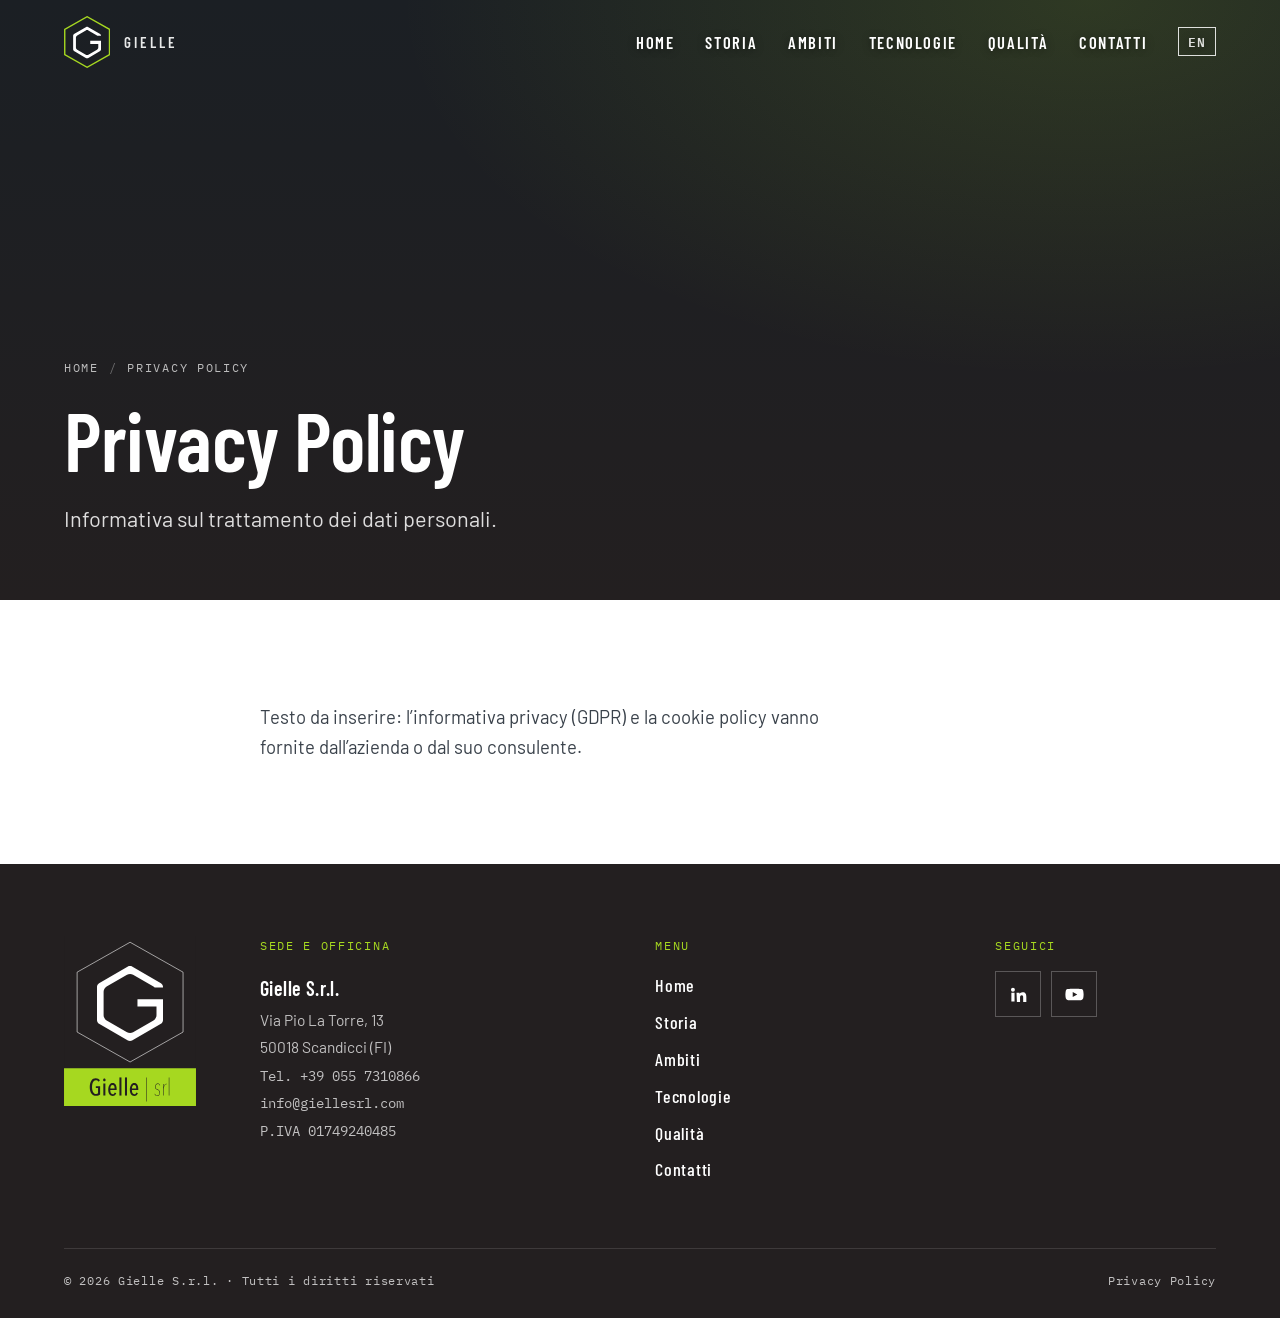
<file: pagine/privacy.html>
<!doctype html>
<html lang="it">
<head>
<meta charset="utf-8">
<meta name="viewport" content="width=device-width, initial-scale=1, viewport-fit=cover">
<title>Privacy Policy – Gielle S.r.l.</title>
<meta name="description" content="Informativa privacy di Gielle S.r.l.">
<link rel="icon" href="../assets/logo/gielle-simbolo-esagono.svg" type="image/svg+xml">
<link rel="preconnect" href="https://fonts.googleapis.com">
<link rel="preconnect" href="https://fonts.gstatic.com" crossorigin>
<link rel="stylesheet" href="https://fonts.googleapis.com/css2?family=Barlow+Condensed:wght@500;600;700&family=Barlow:wght@400;500;600&family=IBM+Plex+Mono:wght@400;500&display=swap">
<link rel="stylesheet" href="../css/style.css">
</head>
<body>

<svg width="0" height="0" style="position:absolute" aria-hidden="true">
  <defs>
    <symbol id="gl" viewBox="71.86 101.03 187.78 211.13">
      <path d="M 256.644 257.878 L 165.754 309.156 L 74.863 257.878 L 74.863 155.305 L 165.754 104.027 L 256.644 155.305 Z" fill="none" style="stroke:var(--logo-hex,currentColor)" stroke-width="1.4" vector-effect="non-scaling-stroke"/>
      <path d="M 165.601562 273.058594 C 164.234375 273.058594 162.972656 272.769531 162.058594 272.242188 L 112.515625 243.652344 C 110.597656 242.539062 108.976562 239.722656 108.976562 237.511719 L 108.976562 180.320312 C 108.976562 178.105469 110.597656 175.300781 112.515625 174.195312 L 162.0625 145.601562 C 162.976562 145.066406 164.230469 144.777344 165.601562 144.777344 C 166.972656 144.777344 168.226562 145.066406 169.125 145.589844 L 218.675781 174.195312 C 220.605469 175.300781 222.226562 178.105469 222.226562 180.320312 L 222.226562 181.445312 L 207.964844 181.445312 C 207.308594 180.742188 206.589844 180.152344 205.867188 179.734375 L 170.886719 159.546875 C 169.472656 158.742188 167.582031 158.289062 165.683594 158.289062 C 163.789062 158.289062 161.898438 158.742188 160.5 159.539062 L 125.503906 179.738281 C 122.589844 181.398438 120.300781 185.355469 120.300781 188.738281 L 120.300781 229.109375 C 120.300781 232.476562 122.589844 236.425781 125.503906 238.105469 L 160.484375 258.285156 C 161.878906 259.097656 163.726562 259.546875 165.683594 259.546875 C 167.644531 259.546875 169.496094 259.097656 170.898438 258.277344 L 205.871094 238.105469 C 208.785156 236.425781 211.070312 232.472656 211.070312 229.109375 L 211.070312 214.238281 L 178.410156 214.238281 L 178.410156 201.574219 L 222.226562 201.574219 L 222.226562 237.511719 C 222.226562 239.726562 220.601562 242.539062 218.671875 243.652344 L 169.140625 272.25 C 168.253906 272.753906 166.929688 273.058594 165.601562 273.058594" fill="currentColor"/>
    </symbol>
    <symbol id="arrow" viewBox="0 0 24 24"><path d="M3 12h17M14 5.5 20.5 12 14 18.5" fill="none" stroke="currentColor" stroke-width="1.8"/></symbol>
  </defs>
</svg>

<div class="site" id="top">

<header class="header header--init" id="hdr">
  <div class="wrap">
    <a class="brand" href="../index.html" aria-label="Gielle S.r.l. – Home">
      <svg viewBox="0 0 187.78 211.13" aria-hidden="true"><use href="#gl"/></svg>
      <span class="brand-name">Gielle</span>
    </a>
    <nav class="nav" aria-label="Menu principale">
      <a href="../index.html">Home</a>
      <a href="storia.html">Storia</a>
      <a href="ambiti.html">Ambiti</a>
      <a href="tecnologie.html">Tecnologie</a>
      <a href="qualita.html">Qualità</a>
      <a href="contatti.html">Contatti</a>
      <a class="lang" href="#" lang="en" hreflang="en" title="English version (in preparazione)">EN</a>
    </nav>
    <button class="burger" id="burger" aria-label="Apri il menu" aria-expanded="false" aria-controls="mnav"><span></span><span></span><span></span></button>
  </div>
  <nav class="mnav" id="mnav" aria-label="Menu mobile"><div class="mwrap">
    <a href="../index.html">Home <span>01</span></a>
    <a href="storia.html">Storia <span>02</span></a>
    <a href="ambiti.html">Ambiti <span>03</span></a>
    <a href="tecnologie.html">Tecnologie <span>04</span></a>
    <a href="qualita.html">Qualità <span>05</span></a>
    <a href="contatti.html">Contatti <span>06</span></a>
    <a href="#" lang="en">English <span>EN</span></a>
  </div></nav>
</header>

<main>
<section class="hero phero" aria-labelledby="page-title">
  <div class="hero-media phero-media" aria-hidden="true"></div>
  <div class="wrap">
    <nav class="crumb" aria-label="Percorso"><a href="../index.html">Home</a><span>/</span>Privacy Policy</nav>
    <h1 id="page-title">Privacy Policy</h1>
    <p class="sub">Informativa sul trattamento dei dati personali.</p>
  </div>
</section>

<section class="sec">
  <div class="wrap prose">
    <p class="lead">Testo da inserire: l’informativa privacy (GDPR) e la cookie policy vanno fornite dall’azienda o dal suo consulente.</p>
  </div>
</section>
</main>

<footer class="footer">
  <div class="wrap">
    <div class="f-grid">
      <div class="f-logo"><img src="../assets/logo/gielle-logo-istituzionale.svg" alt="Gielle S.r.l." width="132" height="170"></div>
      <div>
        <div class="f-h">Sede e officina</div>
        <address>
          <strong>Gielle S.r.l.</strong><br>
          Via Pio La Torre, 13<br>
          50018 Scandicci (FI)<br>
          <span class="mono">Tel. +39 055 7310866</span><br>
          <span class="mono">info@giellesrl.com</span><br>
          <span class="mono">P.IVA 01749240485</span>
        </address>
      </div>
      <div>
        <div class="f-h">Menu</div>
        <ul class="f-links">
          <li><a href="../index.html">Home</a></li>
          <li><a href="storia.html">Storia</a></li>
          <li><a href="ambiti.html">Ambiti</a></li>
          <li><a href="tecnologie.html">Tecnologie</a></li>
          <li><a href="qualita.html">Qualità</a></li>
          <li><a href="contatti.html">Contatti</a></li>
        </ul>
      </div>
      <div>
        <div class="f-h">Seguici</div>
        <div class="social">
          <a href="https://www.linkedin.com/company/gielle-s-r-l-" target="_blank" rel="noopener" aria-label="LinkedIn"><svg viewBox="0 0 24 24"><path d="M4.98 3.5a2.5 2.5 0 1 1 0 5 2.5 2.5 0 0 1 0-5zM3 9.75h4v11H3zM9.5 9.75h3.8v1.5h.06c.53-1 1.83-2.05 3.77-2.05 4.03 0 4.77 2.65 4.77 6.1v6.2h-4v-5.5c0-1.31-.02-3-1.83-3-1.83 0-2.11 1.43-2.11 2.9v5.6h-4z"/></svg></a>
          <a href="https://youtu.be/cLt_xMNGrU4" target="_blank" rel="noopener" aria-label="YouTube"><svg viewBox="0 0 24 24"><path d="M23 7.2a3 3 0 0 0-2.1-2.1C19 4.6 12 4.6 12 4.6s-7 0-8.9.5A3 3 0 0 0 1 7.2 31 31 0 0 0 .5 12a31 31 0 0 0 .5 4.8 3 3 0 0 0 2.1 2.1c1.9.5 8.9.5 8.9.5s7 0 8.9-.5a3 3 0 0 0 2.1-2.1 31 31 0 0 0 .5-4.8 31 31 0 0 0-.5-4.8zM9.75 15.02V8.98L15.5 12z"/></svg></a>
        </div>
      </div>
    </div>
    <div class="f-bottom">
      <span>© 2026 Gielle S.r.l. · Tutti i diritti riservati</span>
      <a href="privacy.html">Privacy Policy</a>
    </div>
  </div>
</footer>
</div>

<script src="../js/main.js"></script>
</body>
</html>
</file>
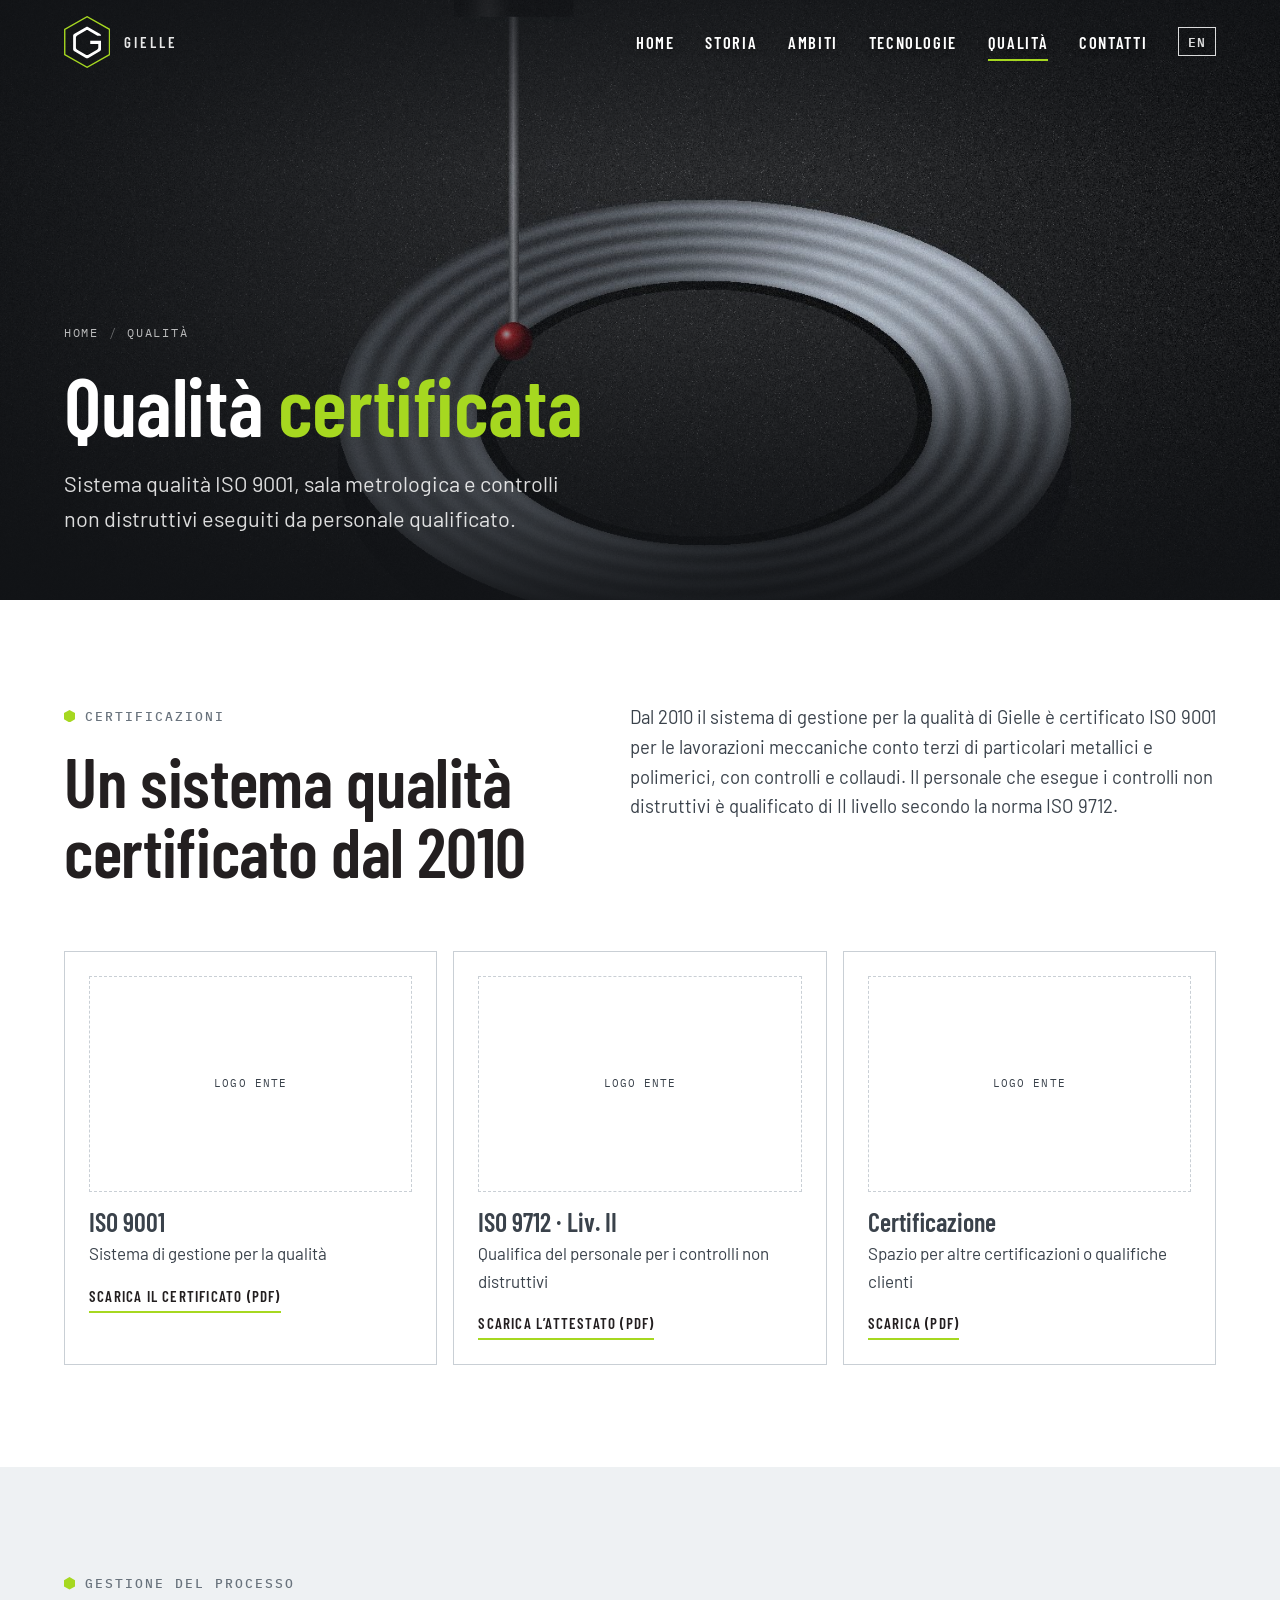
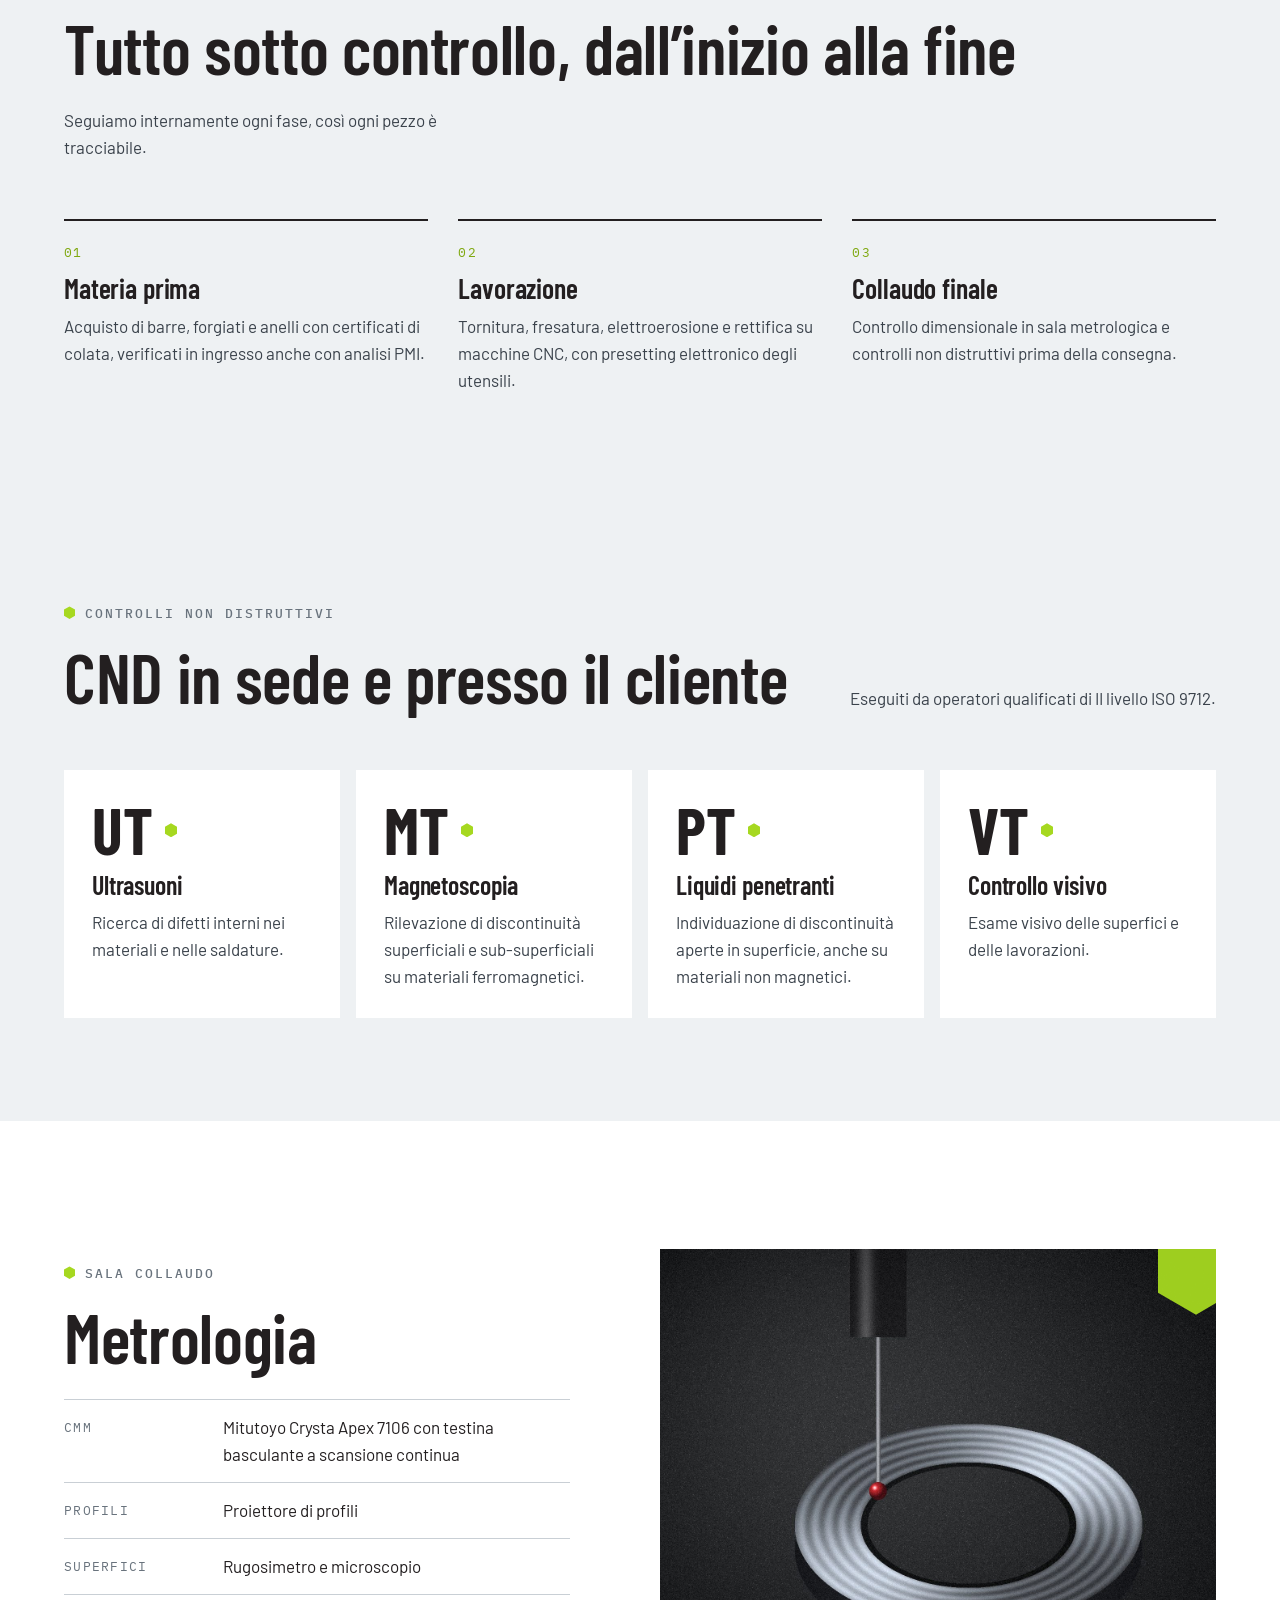
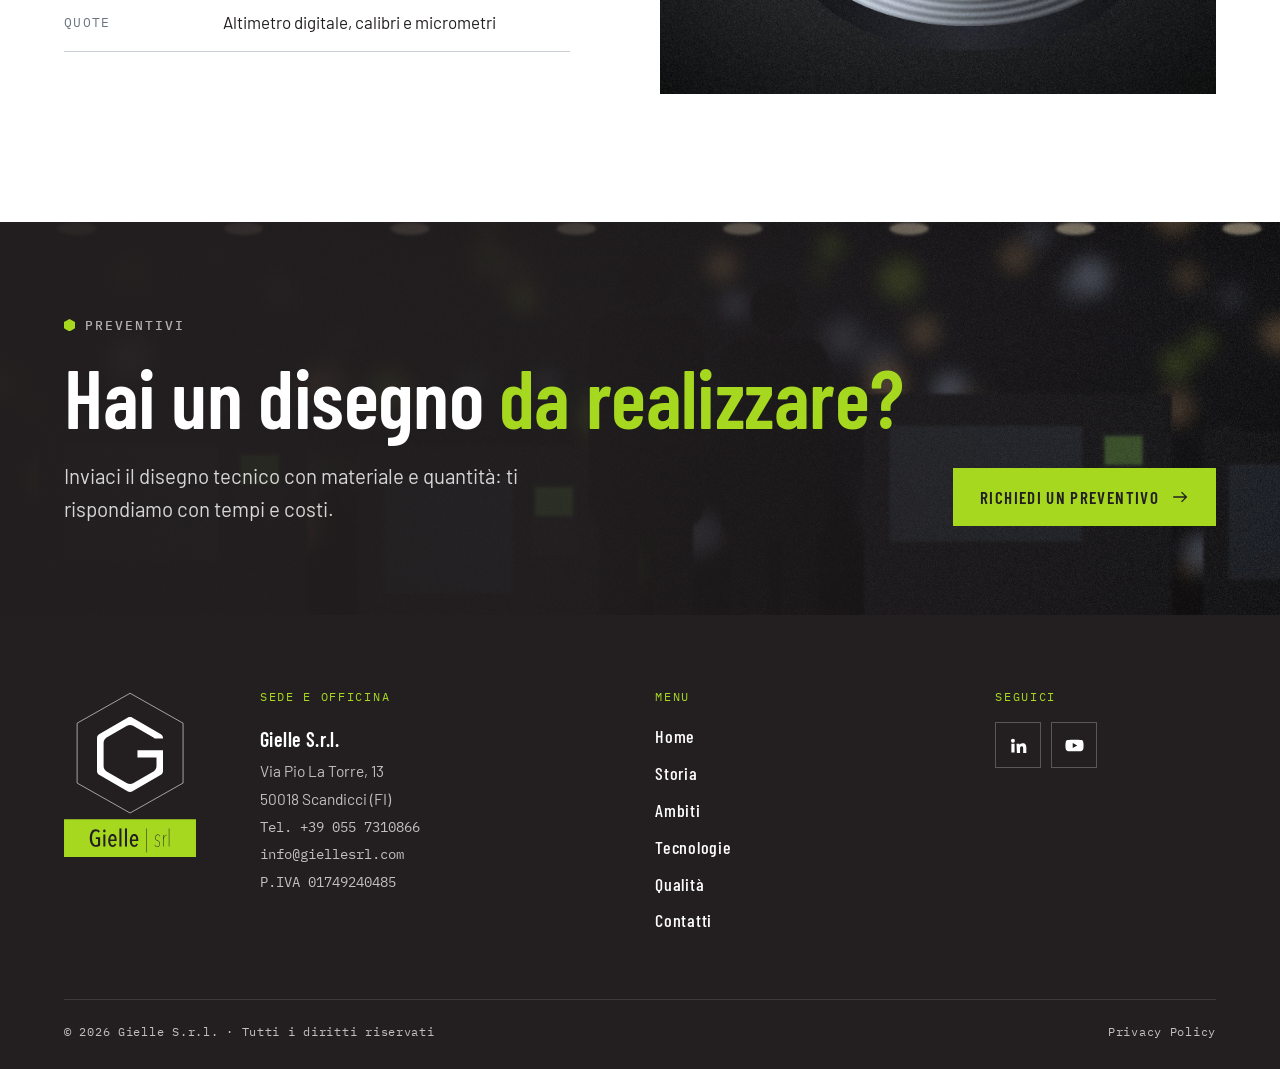
<file: pagine/qualita.html>
<!doctype html>
<html lang="it">
<head>
<meta charset="utf-8">
<meta name="viewport" content="width=device-width, initial-scale=1, viewport-fit=cover">
<title>Qualità – Gielle S.r.l.</title>
<meta name="description" content="Certificazione ISO 9001, gestione del processo, controlli non distruttivi ISO 9712 e sala metrologica di Gielle S.r.l.">
<link rel="icon" href="../assets/logo/gielle-simbolo-esagono.svg" type="image/svg+xml">
<link rel="preconnect" href="https://fonts.googleapis.com">
<link rel="preconnect" href="https://fonts.gstatic.com" crossorigin>
<link rel="stylesheet" href="https://fonts.googleapis.com/css2?family=Barlow+Condensed:wght@500;600;700&family=Barlow:wght@400;500;600&family=IBM+Plex+Mono:wght@400;500&display=swap">
<link rel="stylesheet" href="../css/style.css">
</head>
<body>

<svg width="0" height="0" style="position:absolute" aria-hidden="true">
  <defs>
    <symbol id="gl" viewBox="71.86 101.03 187.78 211.13">
      <path d="M 256.644 257.878 L 165.754 309.156 L 74.863 257.878 L 74.863 155.305 L 165.754 104.027 L 256.644 155.305 Z" fill="none" style="stroke:var(--logo-hex,currentColor)" stroke-width="1.4" vector-effect="non-scaling-stroke"/>
      <path d="M 165.601562 273.058594 C 164.234375 273.058594 162.972656 272.769531 162.058594 272.242188 L 112.515625 243.652344 C 110.597656 242.539062 108.976562 239.722656 108.976562 237.511719 L 108.976562 180.320312 C 108.976562 178.105469 110.597656 175.300781 112.515625 174.195312 L 162.0625 145.601562 C 162.976562 145.066406 164.230469 144.777344 165.601562 144.777344 C 166.972656 144.777344 168.226562 145.066406 169.125 145.589844 L 218.675781 174.195312 C 220.605469 175.300781 222.226562 178.105469 222.226562 180.320312 L 222.226562 181.445312 L 207.964844 181.445312 C 207.308594 180.742188 206.589844 180.152344 205.867188 179.734375 L 170.886719 159.546875 C 169.472656 158.742188 167.582031 158.289062 165.683594 158.289062 C 163.789062 158.289062 161.898438 158.742188 160.5 159.539062 L 125.503906 179.738281 C 122.589844 181.398438 120.300781 185.355469 120.300781 188.738281 L 120.300781 229.109375 C 120.300781 232.476562 122.589844 236.425781 125.503906 238.105469 L 160.484375 258.285156 C 161.878906 259.097656 163.726562 259.546875 165.683594 259.546875 C 167.644531 259.546875 169.496094 259.097656 170.898438 258.277344 L 205.871094 238.105469 C 208.785156 236.425781 211.070312 232.472656 211.070312 229.109375 L 211.070312 214.238281 L 178.410156 214.238281 L 178.410156 201.574219 L 222.226562 201.574219 L 222.226562 237.511719 C 222.226562 239.726562 220.601562 242.539062 218.671875 243.652344 L 169.140625 272.25 C 168.253906 272.753906 166.929688 273.058594 165.601562 273.058594" fill="currentColor"/>
    </symbol>
    <symbol id="arrow" viewBox="0 0 24 24"><path d="M3 12h17M14 5.5 20.5 12 14 18.5" fill="none" stroke="currentColor" stroke-width="1.8"/></symbol>
  </defs>
</svg>

<div class="site" id="top">

<header class="header header--init" id="hdr">
  <div class="wrap">
    <a class="brand" href="../index.html" aria-label="Gielle S.r.l. – Home">
      <svg viewBox="0 0 187.78 211.13" aria-hidden="true"><use href="#gl"/></svg>
      <span class="brand-name">Gielle</span>
    </a>
    <nav class="nav" aria-label="Menu principale">
      <a href="../index.html">Home</a>
      <a href="storia.html">Storia</a>
      <a href="ambiti.html">Ambiti</a>
      <a href="tecnologie.html">Tecnologie</a>
      <a href="qualita.html" aria-current="page">Qualità</a>
      <a href="contatti.html">Contatti</a>
      <a class="lang" href="#" lang="en" hreflang="en" title="English version (in preparazione)">EN</a>
    </nav>
    <button class="burger" id="burger" aria-label="Apri il menu" aria-expanded="false" aria-controls="mnav"><span></span><span></span><span></span></button>
  </div>
  <nav class="mnav" id="mnav" aria-label="Menu mobile"><div class="mwrap">
    <a href="../index.html">Home <span>01</span></a>
    <a href="storia.html">Storia <span>02</span></a>
    <a href="ambiti.html">Ambiti <span>03</span></a>
    <a href="tecnologie.html">Tecnologie <span>04</span></a>
    <a href="qualita.html" aria-current="page">Qualità <span>05</span></a>
    <a href="contatti.html">Contatti <span>06</span></a>
    <a href="#" lang="en">English <span>EN</span></a>
  </div></nav>
</header>

<main>
<section class="hero phero" aria-labelledby="page-title">
  <div class="hero-media phero-media" style="background-image:url(../assets/img/metrologia.jpg)" aria-hidden="true"></div>
  <div class="wrap">
    <nav class="crumb" aria-label="Percorso"><a href="../index.html">Home</a><span>/</span>Qualità</nav>
    <h1 id="page-title">Qualità <em>certificata</em></h1>
    <p class="sub">Sistema qualità ISO 9001, sala metrologica e controlli non distruttivi eseguiti da personale qualificato.</p>
  </div>
</section>

<section class="sec" aria-labelledby="q-cert">
  <div class="wrap intro-grid">
    <div class="rv">
      <span class="eyebrow">Certificazioni</span>
      <h2 id="q-cert">Un sistema qualità certificato dal 2010</h2>
    </div>
    <div class="rv">
      <p class="lead">Dal 2010 il sistema di gestione per la qualità di Gielle è certificato ISO 9001 per le lavorazioni meccaniche conto terzi di particolari metallici e polimerici, con controlli e collaudi. Il personale che esegue i controlli non distruttivi è qualificato di II livello secondo la norma ISO 9712.</p>
    </div>
  </div>
  <div class="wrap">
    <div class="docs">
      <a class="doc rv" href="#"><span class="doc-logo">Logo ente</span><span><b>ISO 9001</b>Sistema di gestione per la qualità</span><span class="doc-dl">Scarica il certificato (PDF)</span></a>
      <a class="doc rv" href="#"><span class="doc-logo">Logo ente</span><span><b>ISO 9712 · Liv. II</b>Qualifica del personale per i controlli non distruttivi</span><span class="doc-dl">Scarica l’attestato (PDF)</span></a>
      <a class="doc rv" href="#"><span class="doc-logo">Logo ente</span><span><b>Certificazione</b>Spazio per altre certificazioni o qualifiche clienti</span><span class="doc-dl">Scarica (PDF)</span></a>
    </div>
  </div>
</section>

<section class="sec alt" aria-labelledby="q-proc">
  <div class="wrap">
    <div class="sec-head rv">
      <div>
        <span class="eyebrow">Gestione del processo</span>
        <h2 id="q-proc">Tutto sotto controllo, dall’inizio alla fine</h2>
      </div>
      <p>Seguiamo internamente ogni fase, così ogni pezzo è tracciabile.</p>
    </div>
    <ol class="steps three">
      <li class="rv"><span class="step-n">01</span><h3>Materia prima</h3><p>Acquisto di barre, forgiati e anelli con certificati di colata, verificati in ingresso anche con analisi PMI.</p></li>
      <li class="rv"><span class="step-n">02</span><h3>Lavorazione</h3><p>Tornitura, fresatura, elettroerosione e rettifica su macchine CNC, con presetting elettronico degli utensili.</p></li>
      <li class="rv"><span class="step-n">03</span><h3>Collaudo finale</h3><p>Controllo dimensionale in sala metrologica e controlli non distruttivi prima della consegna.</p></li>
    </ol>
  </div>
</section>

<section class="sec alt" aria-labelledby="q-cnd">
  <div class="wrap">
    <div class="sec-head rv">
      <div>
        <span class="eyebrow">Controlli non distruttivi</span>
        <h2 id="q-cnd">CND in sede e presso il cliente</h2>
      </div>
      <p>Eseguiti da operatori qualificati di II livello ISO 9712.</p>
    </div>
    <div class="ndt">
      <div class="ndt-card rv"><span class="ndt-code">UT</span><h3>Ultrasuoni</h3><p>Ricerca di difetti interni nei materiali e nelle saldature.</p></div>
      <div class="ndt-card rv"><span class="ndt-code">MT</span><h3>Magnetoscopia</h3><p>Rilevazione di discontinuità superficiali e sub-superficiali su materiali ferromagnetici.</p></div>
      <div class="ndt-card rv"><span class="ndt-code">PT</span><h3>Liquidi penetranti</h3><p>Individuazione di discontinuità aperte in superficie, anche su materiali non magnetici.</p></div>
      <div class="ndt-card rv"><span class="ndt-code">VT</span><h3>Controllo visivo</h3><p>Esame visivo delle superfici e delle lavorazioni.</p></div>
    </div>
  </div>
</section>

<section class="split rev" aria-labelledby="q-cmm">
  <div class="wrap split-grid">
    <div class="media rv" style="background-image:url(../assets/img/metrologia.jpg)" role="img" aria-label="Macchina di misura tridimensionale">
      <span class="corner" aria-hidden="true"></span>
    </div>
    <div class="rv">
      <span class="eyebrow">Sala collaudo</span>
      <h2 id="q-cmm">Metrologia</h2>
      <dl class="specs">
        <div><dt>CMM</dt><dd>Mitutoyo Crysta Apex 7106 con testina basculante a scansione continua</dd></div>
        <div><dt>Profili</dt><dd>Proiettore di profili</dd></div>
        <div><dt>Superfici</dt><dd>Rugosimetro e microscopio</dd></div>
        <div><dt>Quote</dt><dd>Altimetro digitale, calibri e micrometri</dd></div>
      </dl>
    </div>
  </div>
</section>
<section class="careers cta-band" aria-labelledby="cta-title">
  <div class="wrap">
    <div class="rv">
      <span class="eyebrow">Preventivi</span>
      <h2 id="cta-title">Hai un disegno <em>da realizzare?</em></h2>
      <p>Inviaci il disegno tecnico con materiale e quantità: ti rispondiamo con tempi e costi.</p>
    </div>
    <a class="btn btn-lime rv" href="contatti.html">Richiedi un preventivo <svg><use href="#arrow"/></svg></a>
  </div>
</section>
</main>

<footer class="footer">
  <div class="wrap">
    <div class="f-grid">
      <div class="f-logo"><img src="../assets/logo/gielle-logo-istituzionale.svg" alt="Gielle S.r.l." width="132" height="170"></div>
      <div>
        <div class="f-h">Sede e officina</div>
        <address>
          <strong>Gielle S.r.l.</strong><br>
          Via Pio La Torre, 13<br>
          50018 Scandicci (FI)<br>
          <span class="mono">Tel. +39 055 7310866</span><br>
          <span class="mono">info@giellesrl.com</span><br>
          <span class="mono">P.IVA 01749240485</span>
        </address>
      </div>
      <div>
        <div class="f-h">Menu</div>
        <ul class="f-links">
          <li><a href="../index.html">Home</a></li>
          <li><a href="storia.html">Storia</a></li>
          <li><a href="ambiti.html">Ambiti</a></li>
          <li><a href="tecnologie.html">Tecnologie</a></li>
          <li><a href="qualita.html">Qualità</a></li>
          <li><a href="contatti.html">Contatti</a></li>
        </ul>
      </div>
      <div>
        <div class="f-h">Seguici</div>
        <div class="social">
          <a href="https://www.linkedin.com/company/gielle-s-r-l-" target="_blank" rel="noopener" aria-label="LinkedIn"><svg viewBox="0 0 24 24"><path d="M4.98 3.5a2.5 2.5 0 1 1 0 5 2.5 2.5 0 0 1 0-5zM3 9.75h4v11H3zM9.5 9.75h3.8v1.5h.06c.53-1 1.83-2.05 3.77-2.05 4.03 0 4.77 2.65 4.77 6.1v6.2h-4v-5.5c0-1.31-.02-3-1.83-3-1.83 0-2.11 1.43-2.11 2.9v5.6h-4z"/></svg></a>
          <a href="https://youtu.be/cLt_xMNGrU4" target="_blank" rel="noopener" aria-label="YouTube"><svg viewBox="0 0 24 24"><path d="M23 7.2a3 3 0 0 0-2.1-2.1C19 4.6 12 4.6 12 4.6s-7 0-8.9.5A3 3 0 0 0 1 7.2 31 31 0 0 0 .5 12a31 31 0 0 0 .5 4.8 3 3 0 0 0 2.1 2.1c1.9.5 8.9.5 8.9.5s7 0 8.9-.5a3 3 0 0 0 2.1-2.1 31 31 0 0 0 .5-4.8 31 31 0 0 0-.5-4.8zM9.75 15.02V8.98L15.5 12z"/></svg></a>
        </div>
      </div>
    </div>
    <div class="f-bottom">
      <span>© 2026 Gielle S.r.l. · Tutti i diritti riservati</span>
      <a href="privacy.html">Privacy Policy</a>
    </div>
  </div>
</footer>
</div>

<script src="../js/main.js"></script>
</body>
</html>
</file>
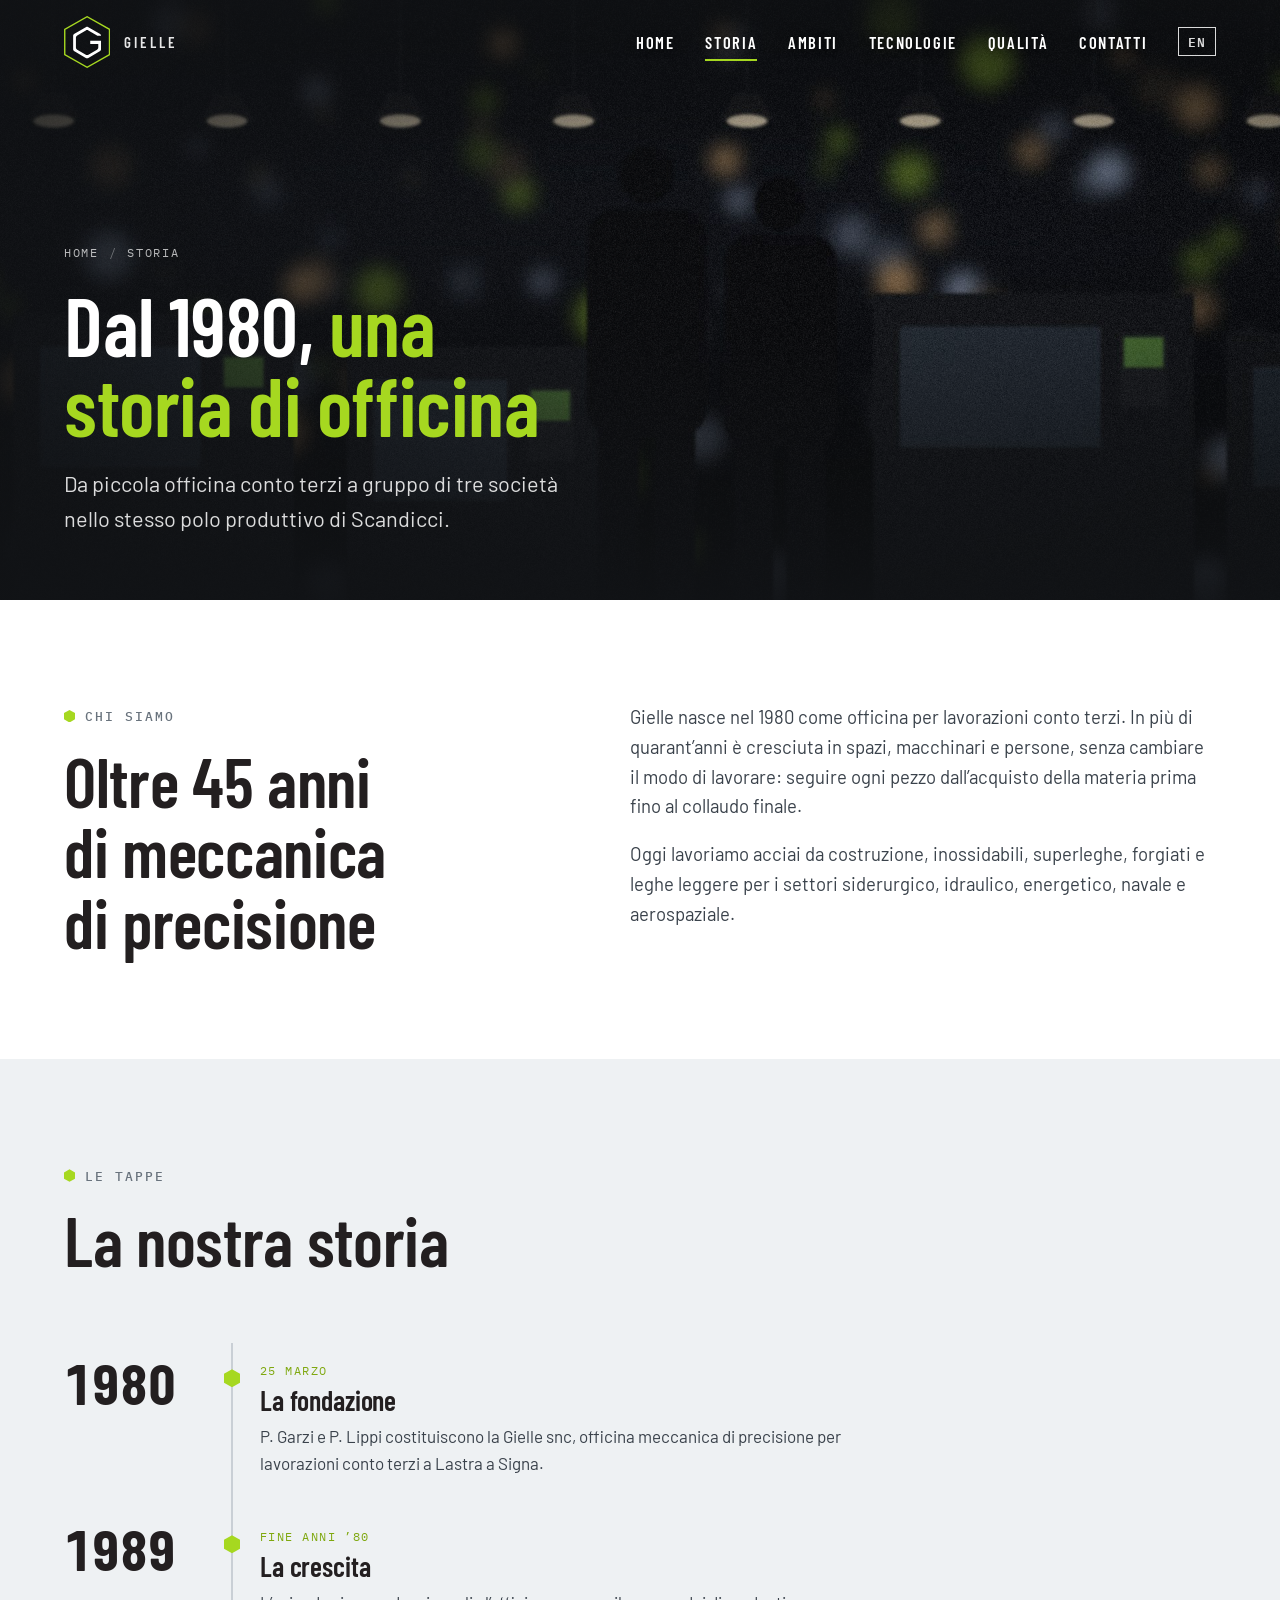
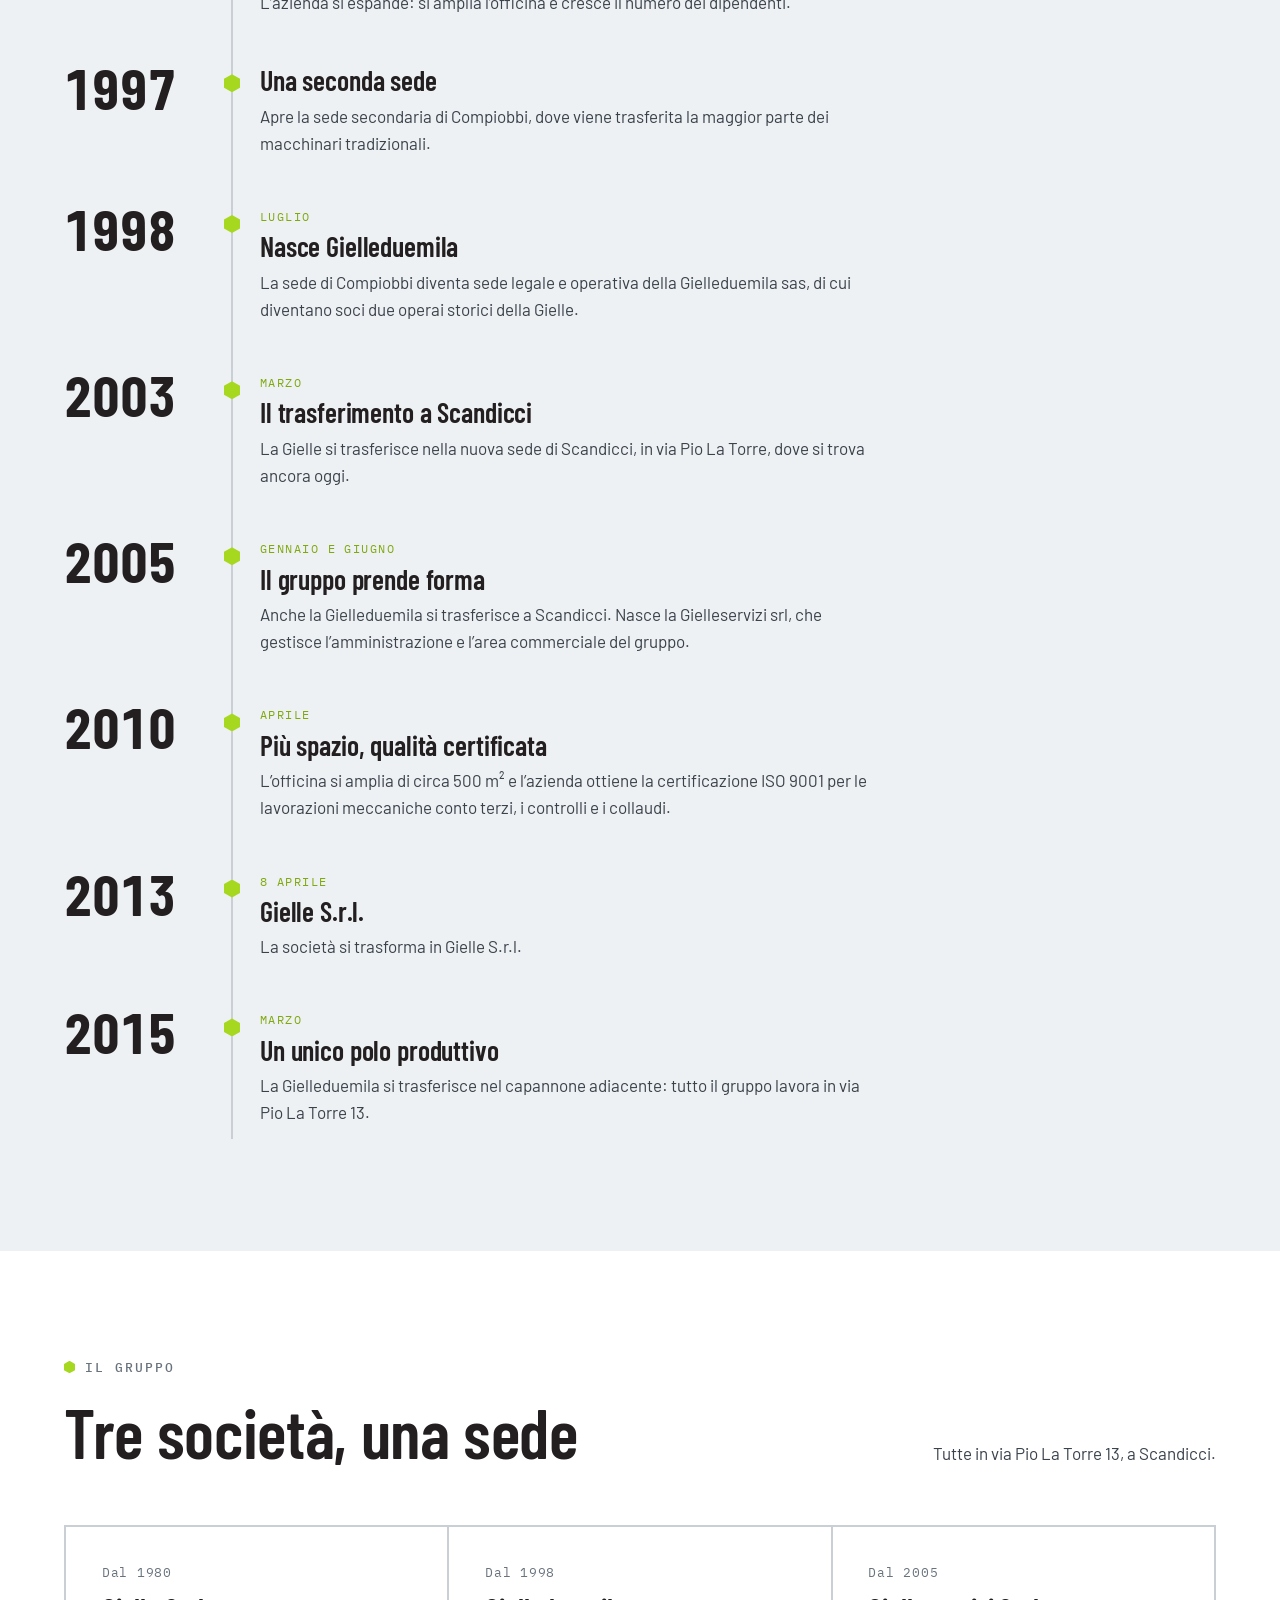
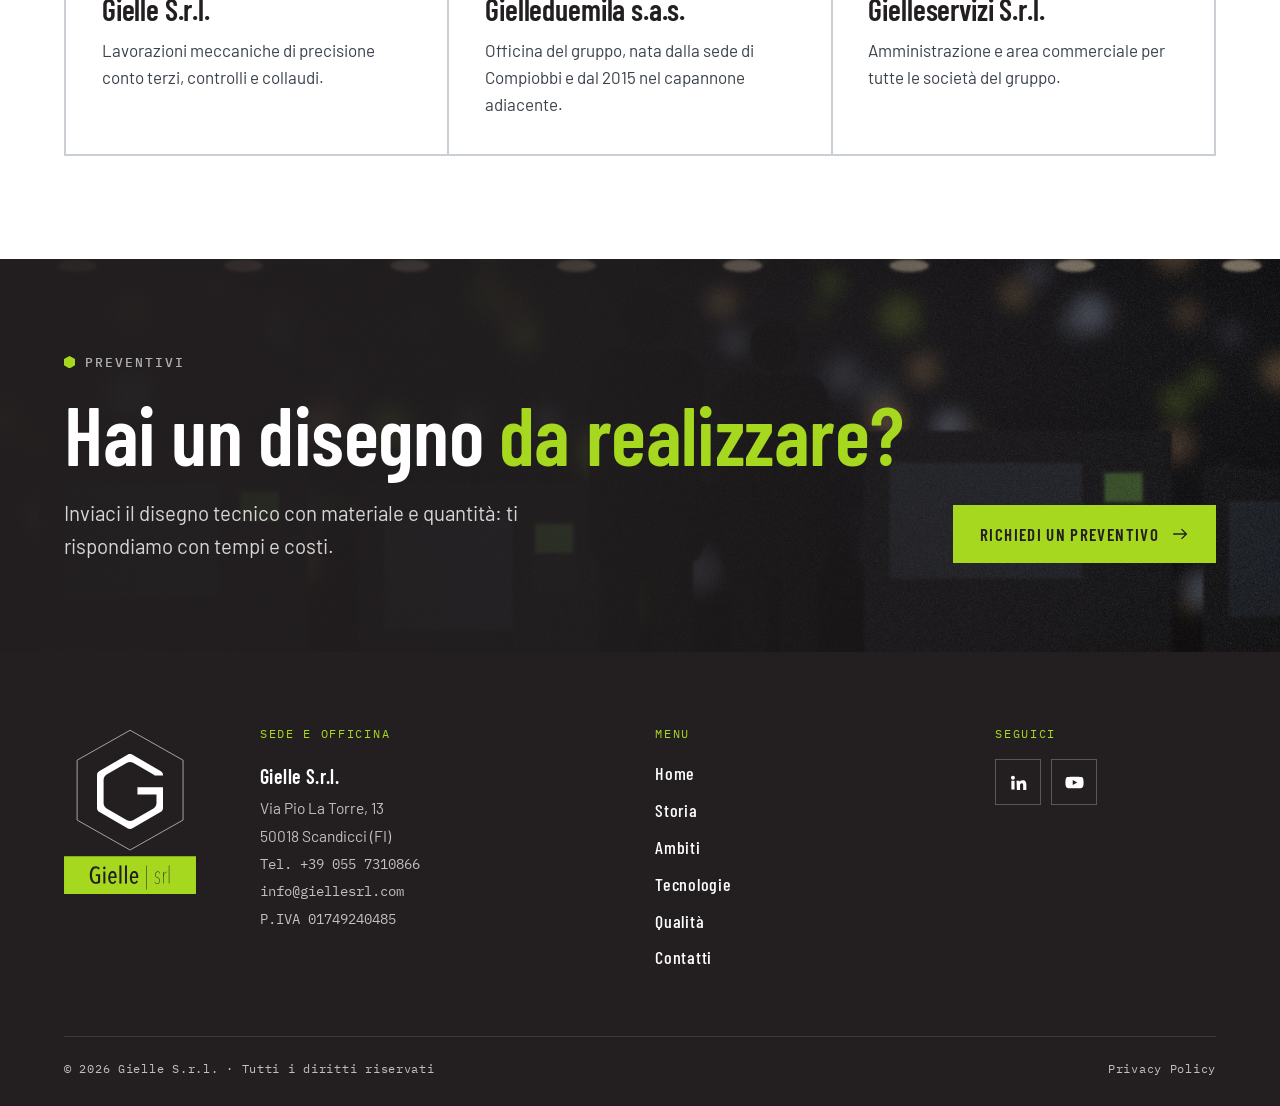
<file: pagine/storia.html>
<!doctype html>
<html lang="it">
<head>
<meta charset="utf-8">
<meta name="viewport" content="width=device-width, initial-scale=1, viewport-fit=cover">
<title>Storia – Gielle S.r.l.</title>
<meta name="description" content="La storia di Gielle S.r.l., officina meccanica di precisione fondata nel 1980 e oggi a Scandicci (Firenze).">
<link rel="icon" href="../assets/logo/gielle-simbolo-esagono.svg" type="image/svg+xml">
<link rel="preconnect" href="https://fonts.googleapis.com">
<link rel="preconnect" href="https://fonts.gstatic.com" crossorigin>
<link rel="stylesheet" href="https://fonts.googleapis.com/css2?family=Barlow+Condensed:wght@500;600;700&family=Barlow:wght@400;500;600&family=IBM+Plex+Mono:wght@400;500&display=swap">
<link rel="stylesheet" href="../css/style.css">
</head>
<body>

<svg width="0" height="0" style="position:absolute" aria-hidden="true">
  <defs>
    <symbol id="gl" viewBox="71.86 101.03 187.78 211.13">
      <path d="M 256.644 257.878 L 165.754 309.156 L 74.863 257.878 L 74.863 155.305 L 165.754 104.027 L 256.644 155.305 Z" fill="none" style="stroke:var(--logo-hex,currentColor)" stroke-width="1.4" vector-effect="non-scaling-stroke"/>
      <path d="M 165.601562 273.058594 C 164.234375 273.058594 162.972656 272.769531 162.058594 272.242188 L 112.515625 243.652344 C 110.597656 242.539062 108.976562 239.722656 108.976562 237.511719 L 108.976562 180.320312 C 108.976562 178.105469 110.597656 175.300781 112.515625 174.195312 L 162.0625 145.601562 C 162.976562 145.066406 164.230469 144.777344 165.601562 144.777344 C 166.972656 144.777344 168.226562 145.066406 169.125 145.589844 L 218.675781 174.195312 C 220.605469 175.300781 222.226562 178.105469 222.226562 180.320312 L 222.226562 181.445312 L 207.964844 181.445312 C 207.308594 180.742188 206.589844 180.152344 205.867188 179.734375 L 170.886719 159.546875 C 169.472656 158.742188 167.582031 158.289062 165.683594 158.289062 C 163.789062 158.289062 161.898438 158.742188 160.5 159.539062 L 125.503906 179.738281 C 122.589844 181.398438 120.300781 185.355469 120.300781 188.738281 L 120.300781 229.109375 C 120.300781 232.476562 122.589844 236.425781 125.503906 238.105469 L 160.484375 258.285156 C 161.878906 259.097656 163.726562 259.546875 165.683594 259.546875 C 167.644531 259.546875 169.496094 259.097656 170.898438 258.277344 L 205.871094 238.105469 C 208.785156 236.425781 211.070312 232.472656 211.070312 229.109375 L 211.070312 214.238281 L 178.410156 214.238281 L 178.410156 201.574219 L 222.226562 201.574219 L 222.226562 237.511719 C 222.226562 239.726562 220.601562 242.539062 218.671875 243.652344 L 169.140625 272.25 C 168.253906 272.753906 166.929688 273.058594 165.601562 273.058594" fill="currentColor"/>
    </symbol>
    <symbol id="arrow" viewBox="0 0 24 24"><path d="M3 12h17M14 5.5 20.5 12 14 18.5" fill="none" stroke="currentColor" stroke-width="1.8"/></symbol>
  </defs>
</svg>

<div class="site" id="top">

<header class="header header--init" id="hdr">
  <div class="wrap">
    <a class="brand" href="../index.html" aria-label="Gielle S.r.l. – Home">
      <svg viewBox="0 0 187.78 211.13" aria-hidden="true"><use href="#gl"/></svg>
      <span class="brand-name">Gielle</span>
    </a>
    <nav class="nav" aria-label="Menu principale">
      <a href="../index.html">Home</a>
      <a href="storia.html" aria-current="page">Storia</a>
      <a href="ambiti.html">Ambiti</a>
      <a href="tecnologie.html">Tecnologie</a>
      <a href="qualita.html">Qualità</a>
      <a href="contatti.html">Contatti</a>
      <a class="lang" href="#" lang="en" hreflang="en" title="English version (in preparazione)">EN</a>
    </nav>
    <button class="burger" id="burger" aria-label="Apri il menu" aria-expanded="false" aria-controls="mnav"><span></span><span></span><span></span></button>
  </div>
  <nav class="mnav" id="mnav" aria-label="Menu mobile"><div class="mwrap">
    <a href="../index.html">Home <span>01</span></a>
    <a href="storia.html" aria-current="page">Storia <span>02</span></a>
    <a href="ambiti.html">Ambiti <span>03</span></a>
    <a href="tecnologie.html">Tecnologie <span>04</span></a>
    <a href="qualita.html">Qualità <span>05</span></a>
    <a href="contatti.html">Contatti <span>06</span></a>
    <a href="#" lang="en">English <span>EN</span></a>
  </div></nav>
</header>

<main>
<section class="hero phero" aria-labelledby="page-title">
  <div class="hero-media phero-media" style="background-image:url(../assets/img/carriere.jpg)" aria-hidden="true"></div>
  <div class="wrap">
    <nav class="crumb" aria-label="Percorso"><a href="../index.html">Home</a><span>/</span>Storia</nav>
    <h1 id="page-title">Dal 1980, <em>una storia di officina</em></h1>
    <p class="sub">Da piccola officina conto terzi a gruppo di tre società nello stesso polo produttivo di Scandicci.</p>
  </div>
</section>

<section class="sec" aria-labelledby="s-intro">
  <div class="wrap intro-grid">
    <div class="rv">
      <span class="eyebrow">Chi siamo</span>
      <h2 id="s-intro">Oltre 45 anni di meccanica di precisione</h2>
    </div>
    <div class="rv">
      <p class="lead">Gielle nasce nel 1980 come officina per lavorazioni conto terzi. In più di quarant’anni è cresciuta in spazi, macchinari e persone, senza cambiare il modo di lavorare: seguire ogni pezzo dall’acquisto della materia prima fino al collaudo finale.</p>
      <p class="lead">Oggi lavoriamo acciai da costruzione, inossidabili, superleghe, forgiati e leghe leggere per i settori siderurgico, idraulico, energetico, navale e aerospaziale.</p>
    </div>
  </div>
</section>

<section class="sec alt" aria-labelledby="s-tl">
  <div class="wrap">
    <div class="sec-head rv">
      <div>
        <span class="eyebrow">Le tappe</span>
        <h2 id="s-tl">La nostra storia</h2>
      </div>
    </div>
    <ol class="tl">
      <li class="tl-item rv">
        <div class="tl-year">1980</div>
        <div class="tl-body">
          <span class="tl-when">25 marzo</span>
          <h3>La fondazione</h3>
          <p>P. Garzi e P. Lippi costituiscono la Gielle snc, officina meccanica di precisione per lavorazioni conto terzi a Lastra a Signa.</p>
        </div>
      </li>
      <li class="tl-item rv">
        <div class="tl-year">1989</div>
        <div class="tl-body">
          <span class="tl-when">Fine anni ’80</span>
          <h3>La crescita</h3>
          <p>L’azienda si espande: si amplia l’officina e cresce il numero dei dipendenti.</p>
        </div>
      </li>
      <li class="tl-item rv">
        <div class="tl-year">1997</div>
        <div class="tl-body">
          
          <h3>Una seconda sede</h3>
          <p>Apre la sede secondaria di Compiobbi, dove viene trasferita la maggior parte dei macchinari tradizionali.</p>
        </div>
      </li>
      <li class="tl-item rv">
        <div class="tl-year">1998</div>
        <div class="tl-body">
          <span class="tl-when">Luglio</span>
          <h3>Nasce Gielleduemila</h3>
          <p>La sede di Compiobbi diventa sede legale e operativa della Gielleduemila sas, di cui diventano soci due operai storici della Gielle.</p>
        </div>
      </li>
      <li class="tl-item rv">
        <div class="tl-year">2003</div>
        <div class="tl-body">
          <span class="tl-when">Marzo</span>
          <h3>Il trasferimento a Scandicci</h3>
          <p>La Gielle si trasferisce nella nuova sede di Scandicci, in via Pio La Torre, dove si trova ancora oggi.</p>
        </div>
      </li>
      <li class="tl-item rv">
        <div class="tl-year">2005</div>
        <div class="tl-body">
          <span class="tl-when">Gennaio e giugno</span>
          <h3>Il gruppo prende forma</h3>
          <p>Anche la Gielleduemila si trasferisce a Scandicci. Nasce la Gielleservizi srl, che gestisce l’amministrazione e l’area commerciale del gruppo.</p>
        </div>
      </li>
      <li class="tl-item rv">
        <div class="tl-year">2010</div>
        <div class="tl-body">
          <span class="tl-when">Aprile</span>
          <h3>Più spazio, qualità certificata</h3>
          <p>L’officina si amplia di circa 500 m² e l’azienda ottiene la certificazione ISO 9001 per le lavorazioni meccaniche conto terzi, i controlli e i collaudi.</p>
        </div>
      </li>
      <li class="tl-item rv">
        <div class="tl-year">2013</div>
        <div class="tl-body">
          <span class="tl-when">8 aprile</span>
          <h3>Gielle S.r.l.</h3>
          <p>La società si trasforma in Gielle S.r.l.</p>
        </div>
      </li>
      <li class="tl-item rv">
        <div class="tl-year">2015</div>
        <div class="tl-body">
          <span class="tl-when">Marzo</span>
          <h3>Un unico polo produttivo</h3>
          <p>La Gielleduemila si trasferisce nel capannone adiacente: tutto il gruppo lavora in via Pio La Torre 13.</p>
        </div>
      </li>
    </ol>
  </div>
</section>

<section class="sec" aria-labelledby="s-group">
  <div class="wrap">
    <div class="sec-head rv">
      <div>
        <span class="eyebrow">Il gruppo</span>
        <h2 id="s-group">Tre società, una sede</h2>
      </div>
      <p>Tutte in via Pio La Torre 13, a Scandicci.</p>
    </div>
    <div class="trio">
      <div class="trio-card rv"><span class="mono-s">Dal 1980</span><h3>Gielle S.r.l.</h3><p>Lavorazioni meccaniche di precisione conto terzi, controlli e collaudi.</p></div>
      <div class="trio-card rv"><span class="mono-s">Dal 1998</span><h3>Gielleduemila s.a.s.</h3><p>Officina del gruppo, nata dalla sede di Compiobbi e dal 2015 nel capannone adiacente.</p></div>
      <div class="trio-card rv"><span class="mono-s">Dal 2005</span><h3>Gielleservizi S.r.l.</h3><p>Amministrazione e area commerciale per tutte le società del gruppo.</p></div>
    </div>
  </div>
</section>
<section class="careers cta-band" aria-labelledby="cta-title">
  <div class="wrap">
    <div class="rv">
      <span class="eyebrow">Preventivi</span>
      <h2 id="cta-title">Hai un disegno <em>da realizzare?</em></h2>
      <p>Inviaci il disegno tecnico con materiale e quantità: ti rispondiamo con tempi e costi.</p>
    </div>
    <a class="btn btn-lime rv" href="contatti.html">Richiedi un preventivo <svg><use href="#arrow"/></svg></a>
  </div>
</section>
</main>

<footer class="footer">
  <div class="wrap">
    <div class="f-grid">
      <div class="f-logo"><img src="../assets/logo/gielle-logo-istituzionale.svg" alt="Gielle S.r.l." width="132" height="170"></div>
      <div>
        <div class="f-h">Sede e officina</div>
        <address>
          <strong>Gielle S.r.l.</strong><br>
          Via Pio La Torre, 13<br>
          50018 Scandicci (FI)<br>
          <span class="mono">Tel. +39 055 7310866</span><br>
          <span class="mono">info@giellesrl.com</span><br>
          <span class="mono">P.IVA 01749240485</span>
        </address>
      </div>
      <div>
        <div class="f-h">Menu</div>
        <ul class="f-links">
          <li><a href="../index.html">Home</a></li>
          <li><a href="storia.html">Storia</a></li>
          <li><a href="ambiti.html">Ambiti</a></li>
          <li><a href="tecnologie.html">Tecnologie</a></li>
          <li><a href="qualita.html">Qualità</a></li>
          <li><a href="contatti.html">Contatti</a></li>
        </ul>
      </div>
      <div>
        <div class="f-h">Seguici</div>
        <div class="social">
          <a href="https://www.linkedin.com/company/gielle-s-r-l-" target="_blank" rel="noopener" aria-label="LinkedIn"><svg viewBox="0 0 24 24"><path d="M4.98 3.5a2.5 2.5 0 1 1 0 5 2.5 2.5 0 0 1 0-5zM3 9.75h4v11H3zM9.5 9.75h3.8v1.5h.06c.53-1 1.83-2.05 3.77-2.05 4.03 0 4.77 2.65 4.77 6.1v6.2h-4v-5.5c0-1.31-.02-3-1.83-3-1.83 0-2.11 1.43-2.11 2.9v5.6h-4z"/></svg></a>
          <a href="https://youtu.be/cLt_xMNGrU4" target="_blank" rel="noopener" aria-label="YouTube"><svg viewBox="0 0 24 24"><path d="M23 7.2a3 3 0 0 0-2.1-2.1C19 4.6 12 4.6 12 4.6s-7 0-8.9.5A3 3 0 0 0 1 7.2 31 31 0 0 0 .5 12a31 31 0 0 0 .5 4.8 3 3 0 0 0 2.1 2.1c1.9.5 8.9.5 8.9.5s7 0 8.9-.5a3 3 0 0 0 2.1-2.1 31 31 0 0 0 .5-4.8 31 31 0 0 0-.5-4.8zM9.75 15.02V8.98L15.5 12z"/></svg></a>
        </div>
      </div>
    </div>
    <div class="f-bottom">
      <span>© 2026 Gielle S.r.l. · Tutti i diritti riservati</span>
      <a href="privacy.html">Privacy Policy</a>
    </div>
  </div>
</footer>
</div>

<script src="../js/main.js"></script>
</body>
</html>
</file>
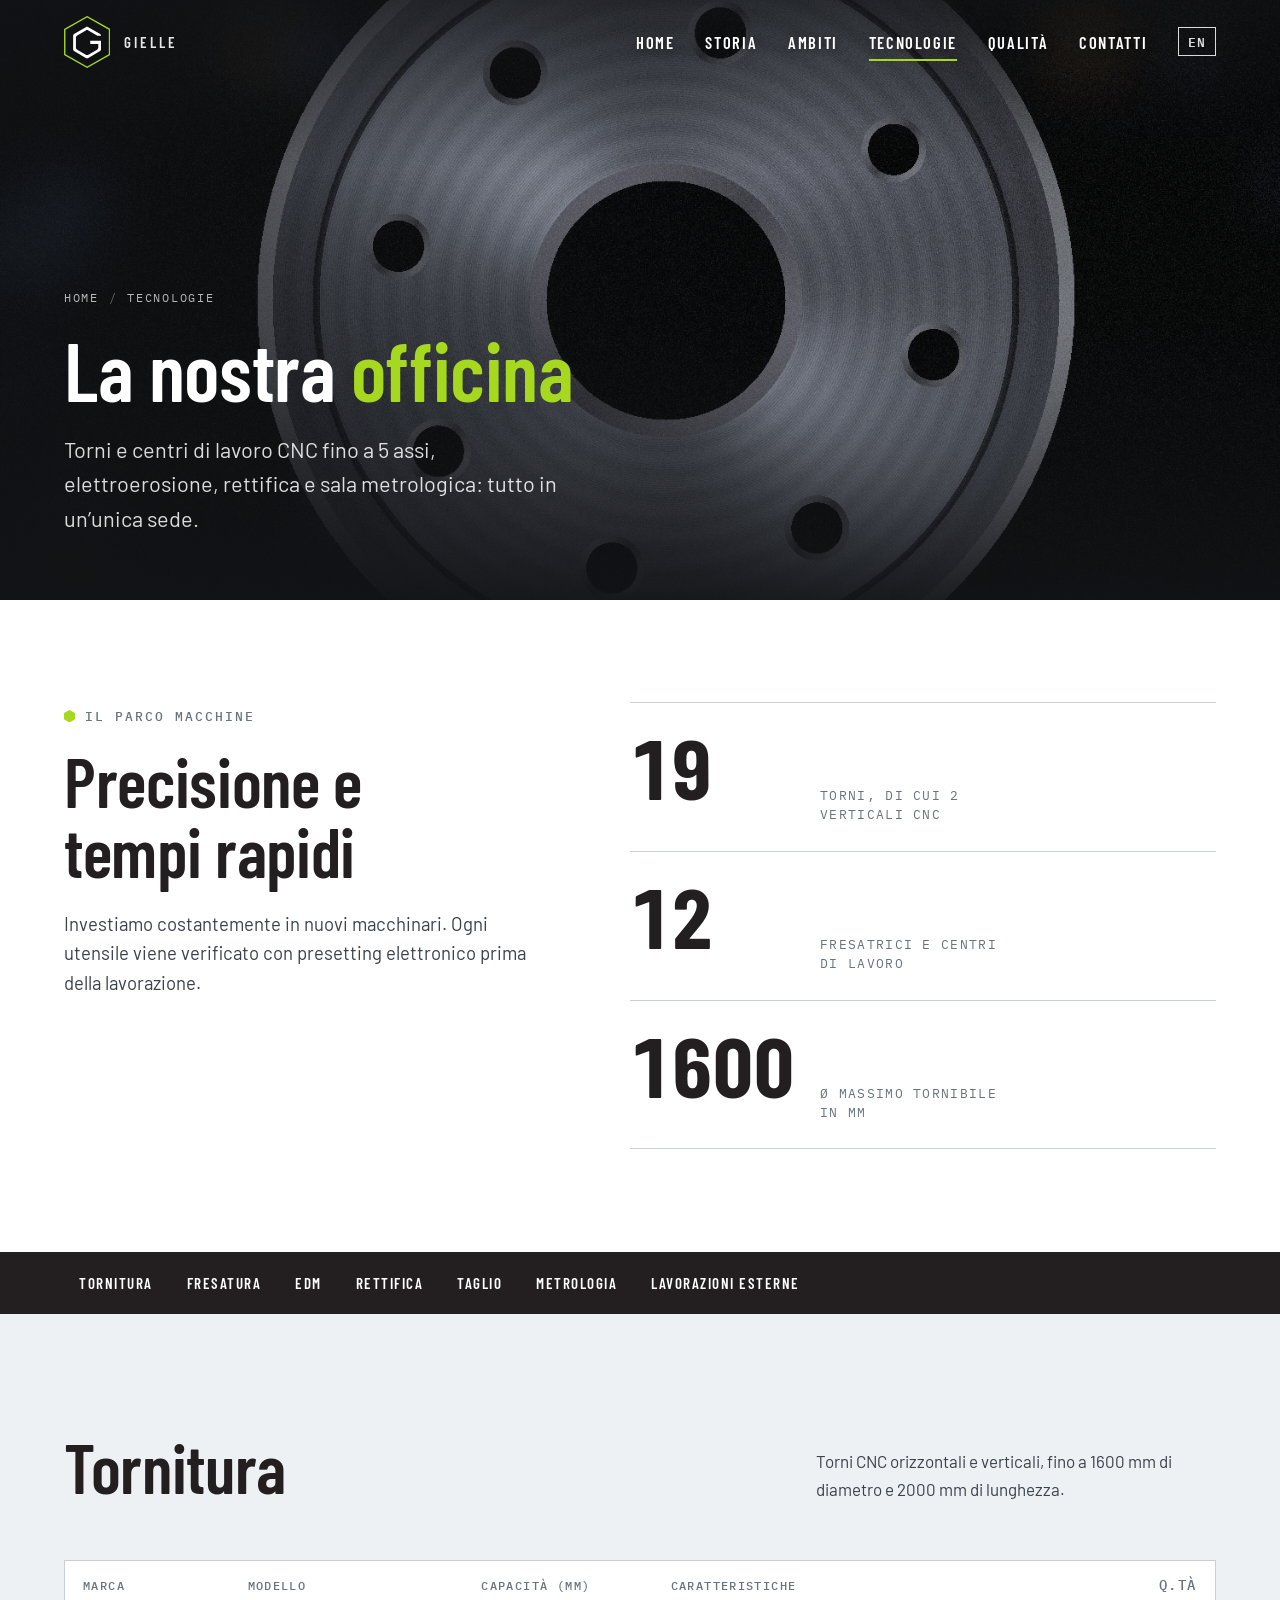
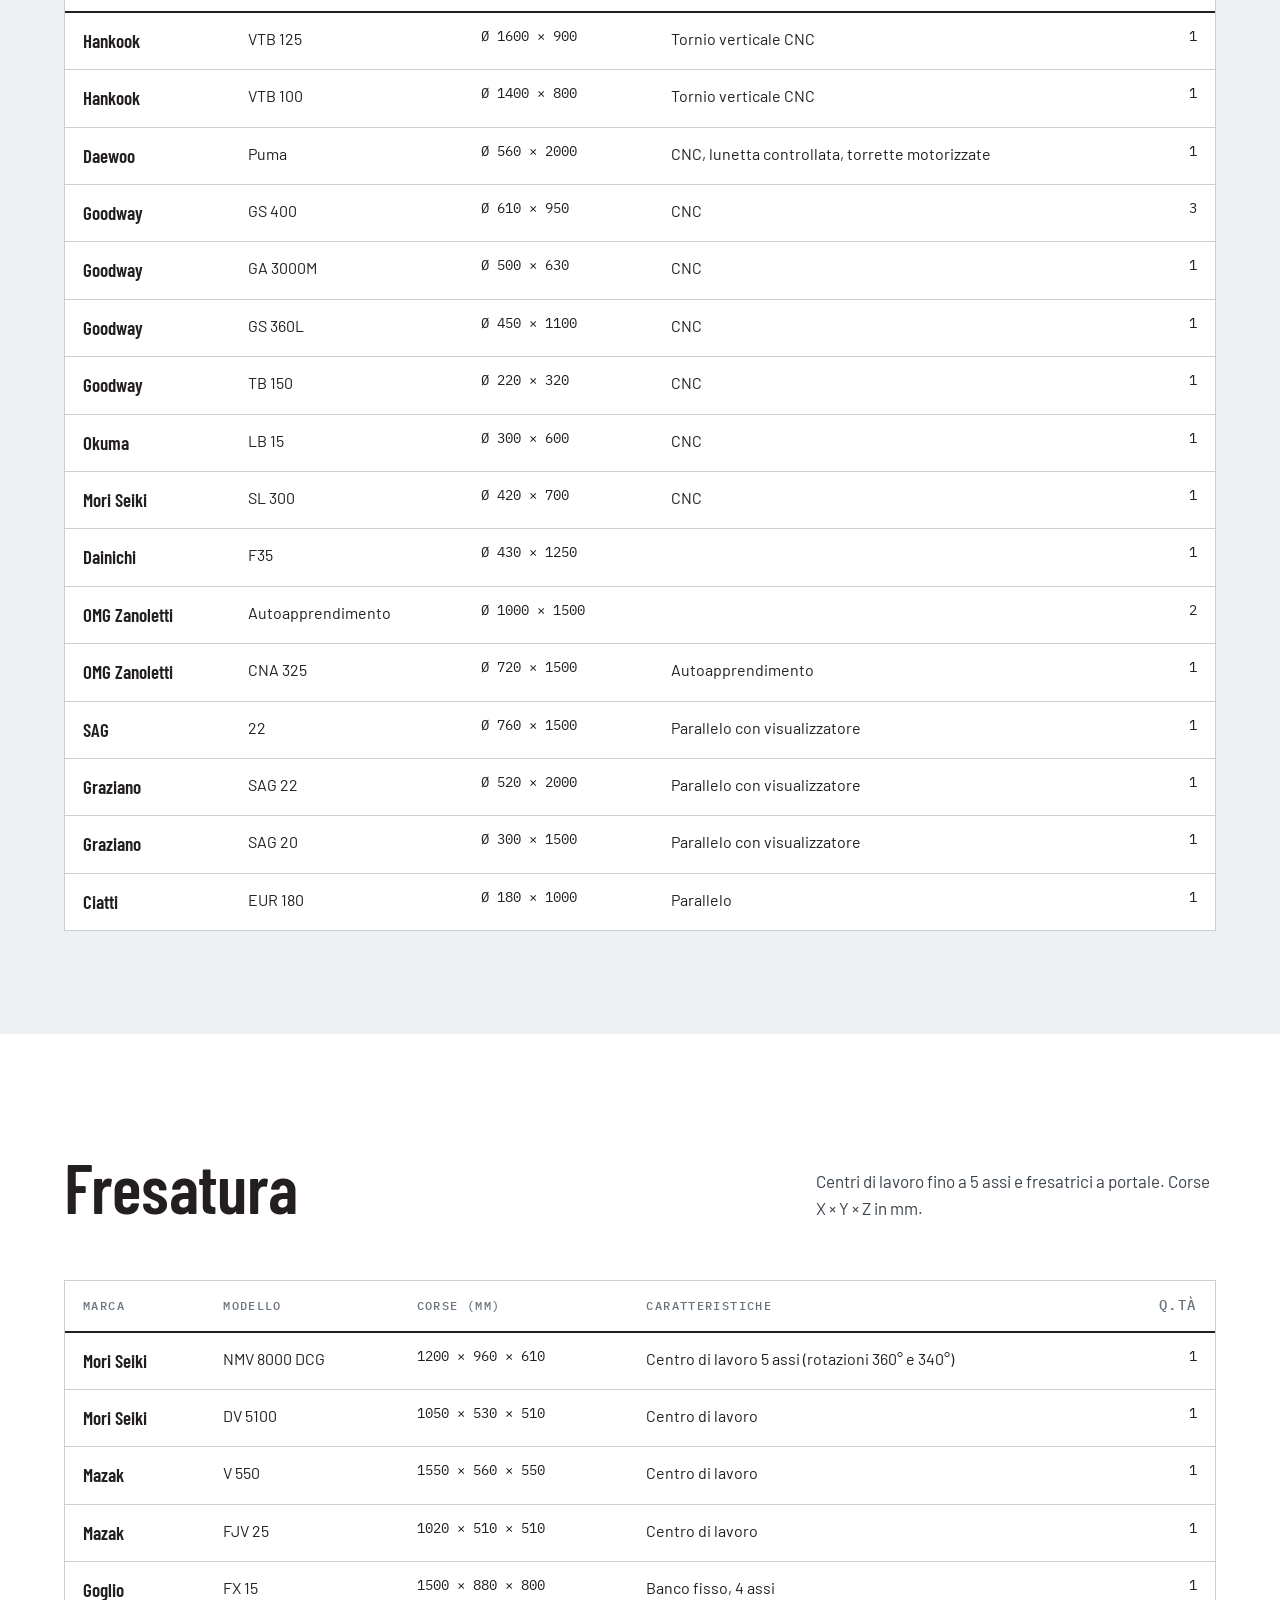
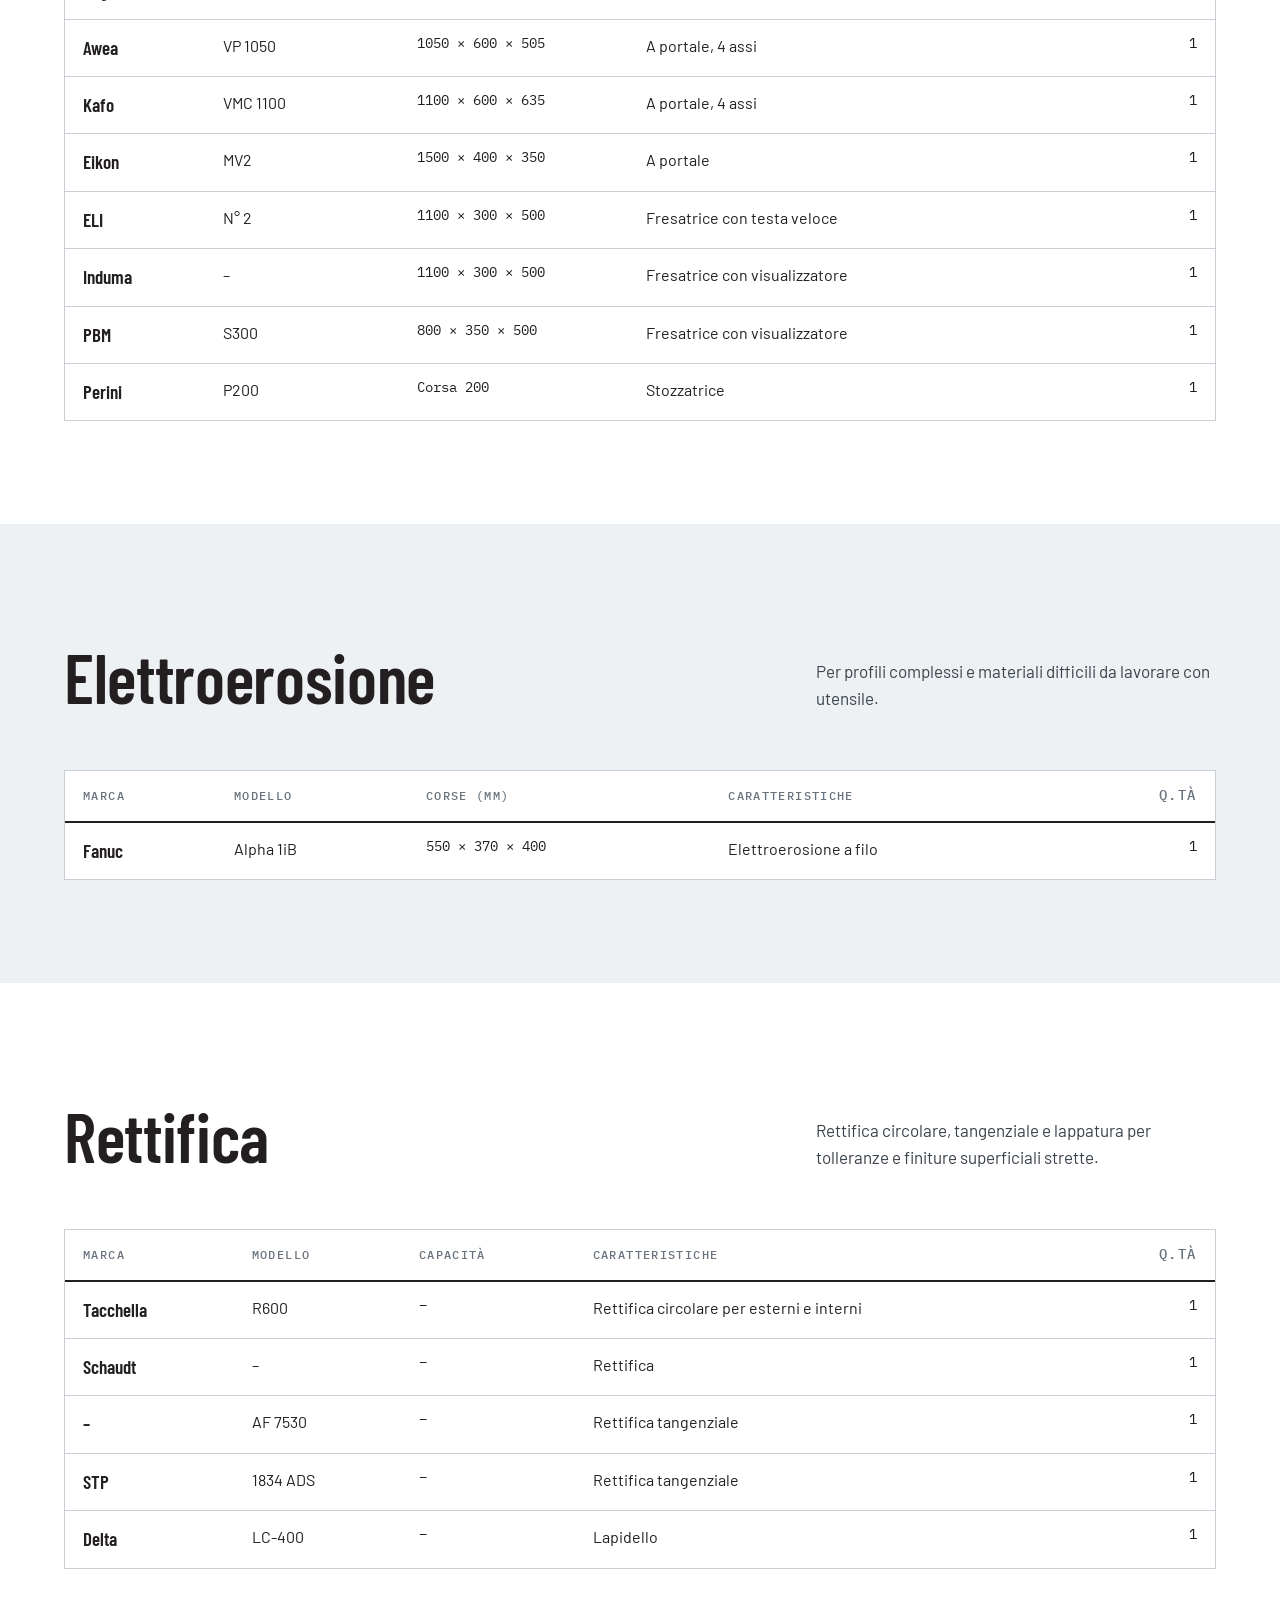
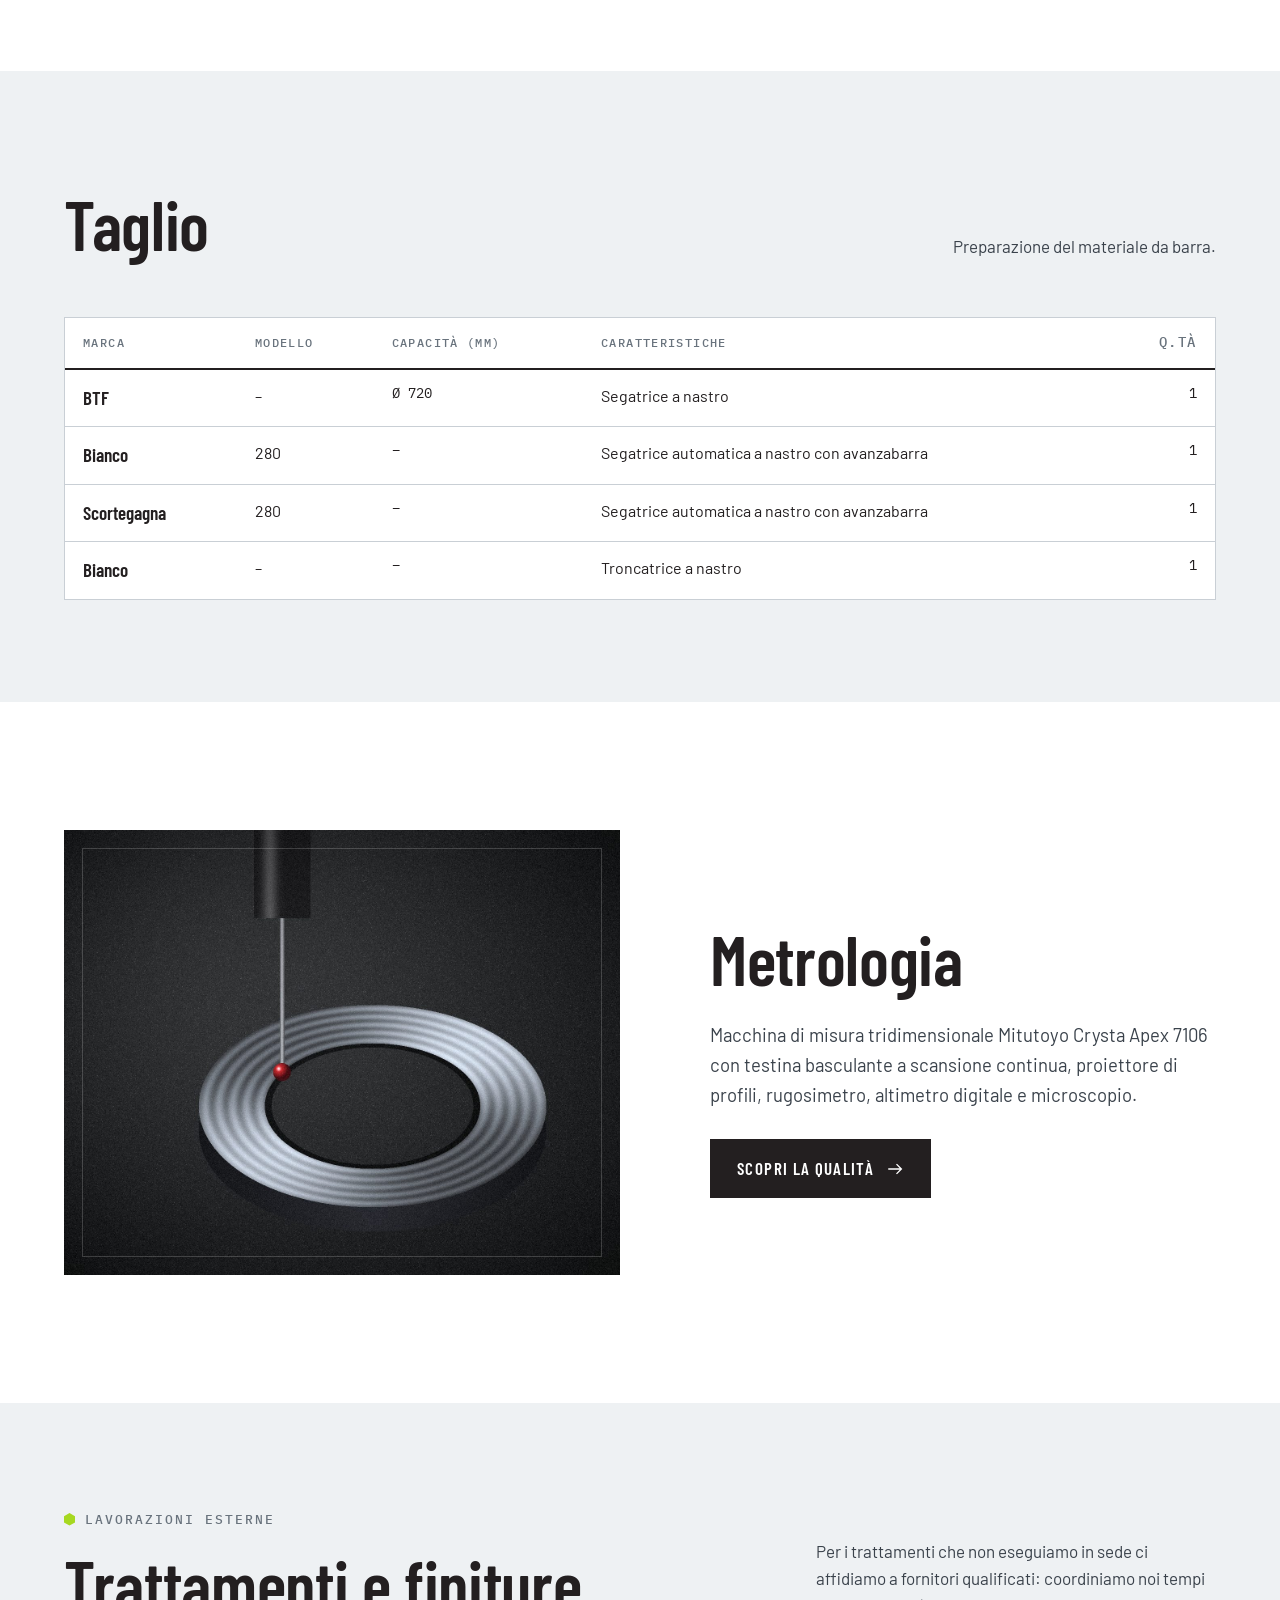
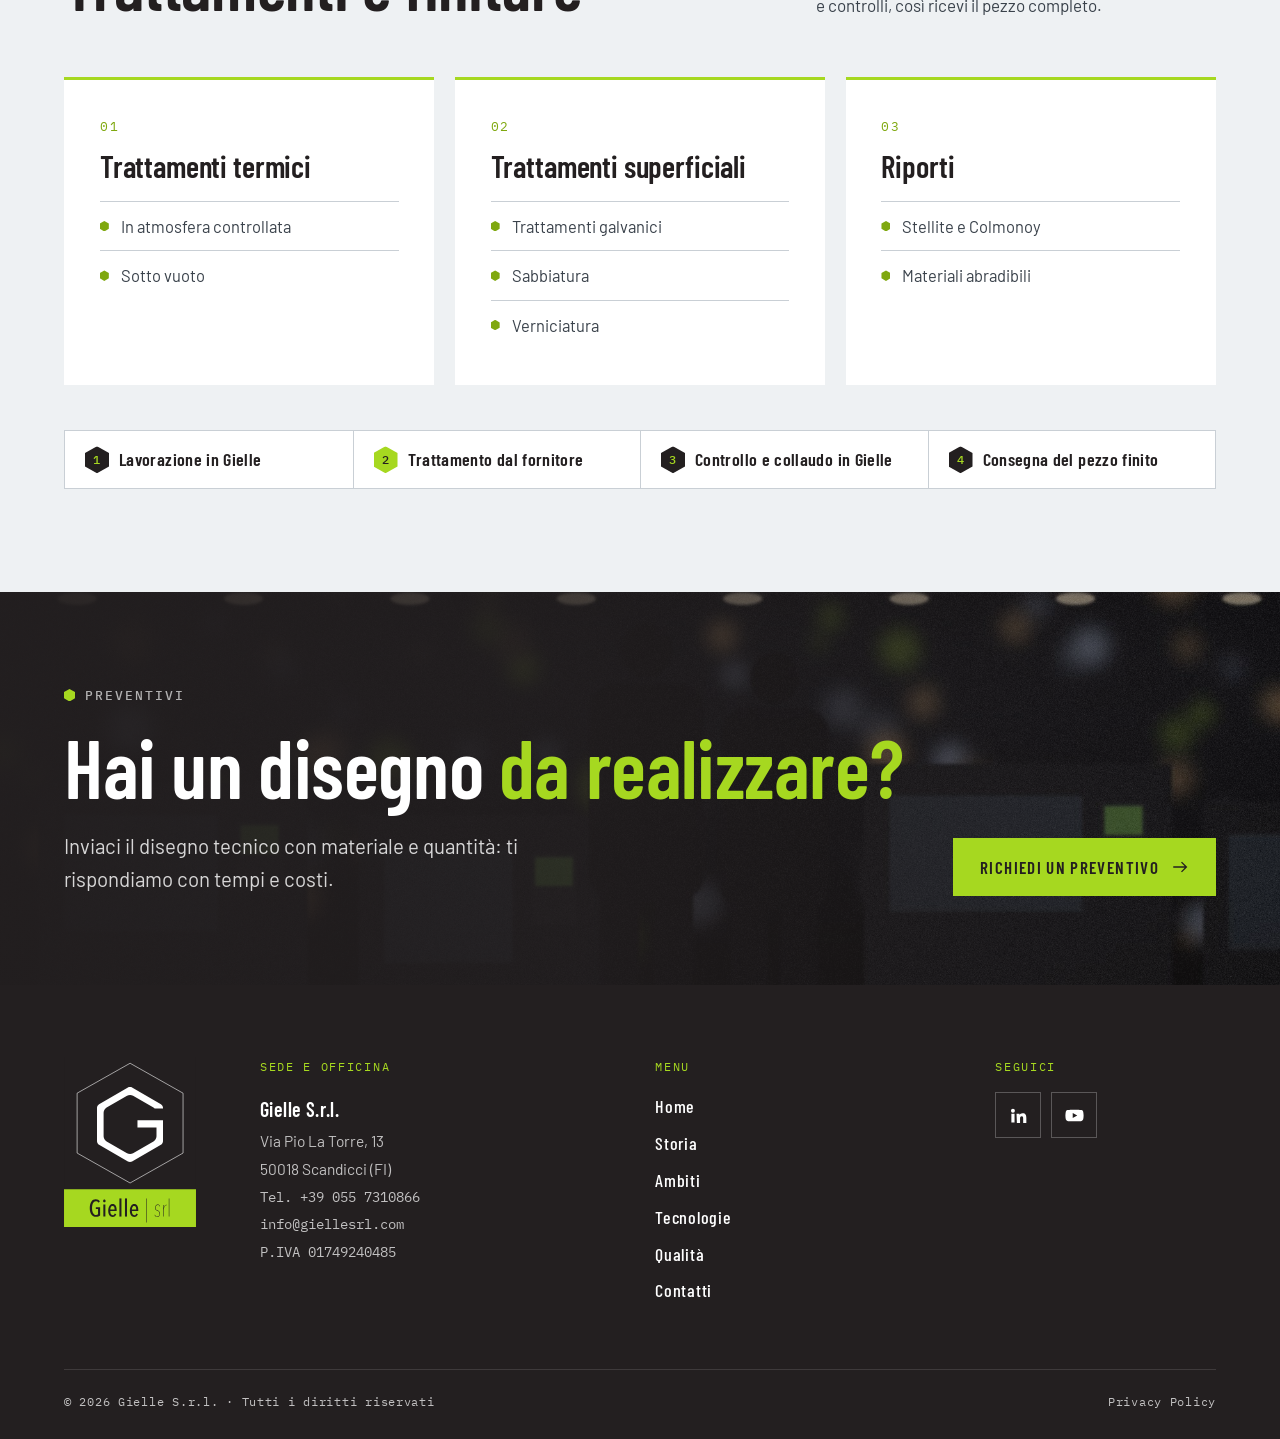
<file: pagine/tecnologie.html>
<!doctype html>
<html lang="it">
<head>
<meta charset="utf-8">
<meta name="viewport" content="width=device-width, initial-scale=1, viewport-fit=cover">
<title>Tecnologie – Gielle S.r.l.</title>
<meta name="description" content="Parco macchine di Gielle S.r.l.: torni CNC fino a Ø 1600 mm, centri di lavoro a 5 assi, elettroerosione, rettifica e sala metrologica.">
<link rel="icon" href="../assets/logo/gielle-simbolo-esagono.svg" type="image/svg+xml">
<link rel="preconnect" href="https://fonts.googleapis.com">
<link rel="preconnect" href="https://fonts.gstatic.com" crossorigin>
<link rel="stylesheet" href="https://fonts.googleapis.com/css2?family=Barlow+Condensed:wght@500;600;700&family=Barlow:wght@400;500;600&family=IBM+Plex+Mono:wght@400;500&display=swap">
<link rel="stylesheet" href="../css/style.css">
</head>
<body>

<svg width="0" height="0" style="position:absolute" aria-hidden="true">
  <defs>
    <symbol id="gl" viewBox="71.86 101.03 187.78 211.13">
      <path d="M 256.644 257.878 L 165.754 309.156 L 74.863 257.878 L 74.863 155.305 L 165.754 104.027 L 256.644 155.305 Z" fill="none" style="stroke:var(--logo-hex,currentColor)" stroke-width="1.4" vector-effect="non-scaling-stroke"/>
      <path d="M 165.601562 273.058594 C 164.234375 273.058594 162.972656 272.769531 162.058594 272.242188 L 112.515625 243.652344 C 110.597656 242.539062 108.976562 239.722656 108.976562 237.511719 L 108.976562 180.320312 C 108.976562 178.105469 110.597656 175.300781 112.515625 174.195312 L 162.0625 145.601562 C 162.976562 145.066406 164.230469 144.777344 165.601562 144.777344 C 166.972656 144.777344 168.226562 145.066406 169.125 145.589844 L 218.675781 174.195312 C 220.605469 175.300781 222.226562 178.105469 222.226562 180.320312 L 222.226562 181.445312 L 207.964844 181.445312 C 207.308594 180.742188 206.589844 180.152344 205.867188 179.734375 L 170.886719 159.546875 C 169.472656 158.742188 167.582031 158.289062 165.683594 158.289062 C 163.789062 158.289062 161.898438 158.742188 160.5 159.539062 L 125.503906 179.738281 C 122.589844 181.398438 120.300781 185.355469 120.300781 188.738281 L 120.300781 229.109375 C 120.300781 232.476562 122.589844 236.425781 125.503906 238.105469 L 160.484375 258.285156 C 161.878906 259.097656 163.726562 259.546875 165.683594 259.546875 C 167.644531 259.546875 169.496094 259.097656 170.898438 258.277344 L 205.871094 238.105469 C 208.785156 236.425781 211.070312 232.472656 211.070312 229.109375 L 211.070312 214.238281 L 178.410156 214.238281 L 178.410156 201.574219 L 222.226562 201.574219 L 222.226562 237.511719 C 222.226562 239.726562 220.601562 242.539062 218.671875 243.652344 L 169.140625 272.25 C 168.253906 272.753906 166.929688 273.058594 165.601562 273.058594" fill="currentColor"/>
    </symbol>
    <symbol id="arrow" viewBox="0 0 24 24"><path d="M3 12h17M14 5.5 20.5 12 14 18.5" fill="none" stroke="currentColor" stroke-width="1.8"/></symbol>
  </defs>
</svg>

<div class="site" id="top">

<header class="header header--init" id="hdr">
  <div class="wrap">
    <a class="brand" href="../index.html" aria-label="Gielle S.r.l. – Home">
      <svg viewBox="0 0 187.78 211.13" aria-hidden="true"><use href="#gl"/></svg>
      <span class="brand-name">Gielle</span>
    </a>
    <nav class="nav" aria-label="Menu principale">
      <a href="../index.html">Home</a>
      <a href="storia.html">Storia</a>
      <a href="ambiti.html">Ambiti</a>
      <a href="tecnologie.html" aria-current="page">Tecnologie</a>
      <a href="qualita.html">Qualità</a>
      <a href="contatti.html">Contatti</a>
      <a class="lang" href="#" lang="en" hreflang="en" title="English version (in preparazione)">EN</a>
    </nav>
    <button class="burger" id="burger" aria-label="Apri il menu" aria-expanded="false" aria-controls="mnav"><span></span><span></span><span></span></button>
  </div>
  <nav class="mnav" id="mnav" aria-label="Menu mobile"><div class="mwrap">
    <a href="../index.html">Home <span>01</span></a>
    <a href="storia.html">Storia <span>02</span></a>
    <a href="ambiti.html">Ambiti <span>03</span></a>
    <a href="tecnologie.html" aria-current="page">Tecnologie <span>04</span></a>
    <a href="qualita.html">Qualità <span>05</span></a>
    <a href="contatti.html">Contatti <span>06</span></a>
    <a href="#" lang="en">English <span>EN</span></a>
  </div></nav>
</header>

<main>
<section class="hero phero" aria-labelledby="page-title">
  <div class="hero-media phero-media" style="background-image:url(../assets/img/officina.jpg)" aria-hidden="true"></div>
  <div class="wrap">
    <nav class="crumb" aria-label="Percorso"><a href="../index.html">Home</a><span>/</span>Tecnologie</nav>
    <h1 id="page-title">La nostra <em>officina</em></h1>
    <p class="sub">Torni e centri di lavoro CNC fino a 5 assi, elettroerosione, rettifica e sala metrologica: tutto in un’unica sede.</p>
  </div>
</section>

<section class="sec" aria-labelledby="t-intro">
  <div class="wrap intro-grid">
    <div class="rv">
      <span class="eyebrow">Il parco macchine</span>
      <h2 id="t-intro">Precisione e tempi rapidi</h2>
      <p class="lead">Investiamo costantemente in nuovi macchinari. Ogni utensile viene verificato con presetting elettronico prima della lavorazione.</p>
    </div>
    <div class="stats rv">
      <div class="stat"><span class="num">19</span><span class="lbl">Torni, di cui 2<br>verticali CNC</span></div>
      <div class="stat"><span class="num">12</span><span class="lbl">Fresatrici e centri<br>di lavoro</span></div>
      <div class="stat"><span class="num">1600</span><span class="lbl">Ø massimo tornibile<br>in mm</span></div>
    </div>
  </div>
</section>

<nav class="subnav" aria-label="Reparti">
  <div class="wrap"><a href="#tornitura">Tornitura</a><a href="#fresatura">Fresatura</a><a href="#edm">EDM</a><a href="#rettifica">Rettifica</a><a href="#taglio">Taglio</a><a href="#metrologia">Metrologia</a><a href="#esterne">Lavorazioni esterne</a></div>
</nav>
<section class="sec alt" id="tornitura" aria-labelledby="t-tornitura">
  <div class="wrap">
    <div class="sec-head rv">
      <div>
        <h2 id="t-tornitura">Tornitura</h2>
      </div>
      <p>Torni CNC orizzontali e verticali, fino a 1600 mm di diametro e 2000 mm di lunghezza.</p>
    </div>
    <div class="tbl-wrap rv"><table class="mtable">
        <thead><tr><th>Marca</th><th>Modello</th><th>Capacità (mm)</th><th>Caratteristiche</th><th class="num">Q.tà</th></tr></thead>
        <tbody>
          <tr><td>Hankook</td><td>VTB 125</td><td class="num">Ø 1600 × 900</td><td>Tornio verticale CNC</td><td class="num">1</td></tr>
          <tr><td>Hankook</td><td>VTB 100</td><td class="num">Ø 1400 × 800</td><td>Tornio verticale CNC</td><td class="num">1</td></tr>
          <tr><td>Daewoo</td><td>Puma</td><td class="num">Ø 560 × 2000</td><td>CNC, lunetta controllata, torrette motorizzate</td><td class="num">1</td></tr>
          <tr><td>Goodway</td><td>GS 400</td><td class="num">Ø 610 × 950</td><td>CNC</td><td class="num">3</td></tr>
          <tr><td>Goodway</td><td>GA 3000M</td><td class="num">Ø 500 × 630</td><td>CNC</td><td class="num">1</td></tr>
          <tr><td>Goodway</td><td>GS 360L</td><td class="num">Ø 450 × 1100</td><td>CNC</td><td class="num">1</td></tr>
          <tr><td>Goodway</td><td>TB 150</td><td class="num">Ø 220 × 320</td><td>CNC</td><td class="num">1</td></tr>
          <tr><td>Okuma</td><td>LB 15</td><td class="num">Ø 300 × 600</td><td>CNC</td><td class="num">1</td></tr>
          <tr><td>Mori Seiki</td><td>SL 300</td><td class="num">Ø 420 × 700</td><td>CNC</td><td class="num">1</td></tr>
          <tr><td>Dainichi</td><td>F35</td><td class="num">Ø 430 × 1250</td><td></td><td class="num">1</td></tr>
          <tr><td>OMG Zanoletti</td><td>Autoapprendimento</td><td class="num">Ø 1000 × 1500</td><td></td><td class="num">2</td></tr>
          <tr><td>OMG Zanoletti</td><td>CNA 325</td><td class="num">Ø 720 × 1500</td><td>Autoapprendimento</td><td class="num">1</td></tr>
          <tr><td>SAG</td><td>22</td><td class="num">Ø 760 × 1500</td><td>Parallelo con visualizzatore</td><td class="num">1</td></tr>
          <tr><td>Graziano</td><td>SAG 22</td><td class="num">Ø 520 × 2000</td><td>Parallelo con visualizzatore</td><td class="num">1</td></tr>
          <tr><td>Graziano</td><td>SAG 20</td><td class="num">Ø 300 × 1500</td><td>Parallelo con visualizzatore</td><td class="num">1</td></tr>
          <tr><td>Ciatti</td><td>EUR 180</td><td class="num">Ø 180 × 1000</td><td>Parallelo</td><td class="num">1</td></tr>
        </tbody>
      </table></div>
  </div>
</section>
<section class="sec" id="fresatura" aria-labelledby="t-fresatura">
  <div class="wrap">
    <div class="sec-head rv">
      <div>
        <h2 id="t-fresatura">Fresatura</h2>
      </div>
      <p>Centri di lavoro fino a 5 assi e fresatrici a portale. Corse X × Y × Z in mm.</p>
    </div>
    <div class="tbl-wrap rv"><table class="mtable">
        <thead><tr><th>Marca</th><th>Modello</th><th>Corse (mm)</th><th>Caratteristiche</th><th class="num">Q.tà</th></tr></thead>
        <tbody>
          <tr><td>Mori Seiki</td><td>NMV 8000 DCG</td><td class="num">1200 × 960 × 610</td><td>Centro di lavoro 5 assi (rotazioni 360° e 340°)</td><td class="num">1</td></tr>
          <tr><td>Mori Seiki</td><td>DV 5100</td><td class="num">1050 × 530 × 510</td><td>Centro di lavoro</td><td class="num">1</td></tr>
          <tr><td>Mazak</td><td>V 550</td><td class="num">1550 × 560 × 550</td><td>Centro di lavoro</td><td class="num">1</td></tr>
          <tr><td>Mazak</td><td>FJV 25</td><td class="num">1020 × 510 × 510</td><td>Centro di lavoro</td><td class="num">1</td></tr>
          <tr><td>Goglio</td><td>FX 15</td><td class="num">1500 × 880 × 800</td><td>Banco fisso, 4 assi</td><td class="num">1</td></tr>
          <tr><td>Awea</td><td>VP 1050</td><td class="num">1050 × 600 × 505</td><td>A portale, 4 assi</td><td class="num">1</td></tr>
          <tr><td>Kafo</td><td>VMC 1100</td><td class="num">1100 × 600 × 635</td><td>A portale, 4 assi</td><td class="num">1</td></tr>
          <tr><td>Eikon</td><td>MV2</td><td class="num">1500 × 400 × 350</td><td>A portale</td><td class="num">1</td></tr>
          <tr><td>ELI</td><td>N° 2</td><td class="num">1100 × 300 × 500</td><td>Fresatrice con testa veloce</td><td class="num">1</td></tr>
          <tr><td>Induma</td><td>–</td><td class="num">1100 × 300 × 500</td><td>Fresatrice con visualizzatore</td><td class="num">1</td></tr>
          <tr><td>PBM</td><td>S300</td><td class="num">800 × 350 × 500</td><td>Fresatrice con visualizzatore</td><td class="num">1</td></tr>
          <tr><td>Perini</td><td>P200</td><td class="num">Corsa 200</td><td>Stozzatrice</td><td class="num">1</td></tr>
        </tbody>
      </table></div>
  </div>
</section>
<section class="sec alt" id="edm" aria-labelledby="t-edm">
  <div class="wrap">
    <div class="sec-head rv">
      <div>
        <h2 id="t-edm">Elettroerosione</h2>
      </div>
      <p>Per profili complessi e materiali difficili da lavorare con utensile.</p>
    </div>
    <div class="tbl-wrap rv"><table class="mtable">
        <thead><tr><th>Marca</th><th>Modello</th><th>Corse (mm)</th><th>Caratteristiche</th><th class="num">Q.tà</th></tr></thead>
        <tbody>
          <tr><td>Fanuc</td><td>Alpha 1iB</td><td class="num">550 × 370 × 400</td><td>Elettroerosione a filo</td><td class="num">1</td></tr>
        </tbody>
      </table></div>
  </div>
</section>
<section class="sec" id="rettifica" aria-labelledby="t-rettifica">
  <div class="wrap">
    <div class="sec-head rv">
      <div>
        <h2 id="t-rettifica">Rettifica</h2>
      </div>
      <p>Rettifica circolare, tangenziale e lappatura per tolleranze e finiture superficiali strette.</p>
    </div>
    <div class="tbl-wrap rv"><table class="mtable">
        <thead><tr><th>Marca</th><th>Modello</th><th>Capacità</th><th>Caratteristiche</th><th class="num">Q.tà</th></tr></thead>
        <tbody>
          <tr><td>Tacchella</td><td>R600</td><td class="num">–</td><td>Rettifica circolare per esterni e interni</td><td class="num">1</td></tr>
          <tr><td>Schaudt</td><td>–</td><td class="num">–</td><td>Rettifica</td><td class="num">1</td></tr>
          <tr><td>–</td><td>AF 7530</td><td class="num">–</td><td>Rettifica tangenziale</td><td class="num">1</td></tr>
          <tr><td>STP</td><td>1834 ADS</td><td class="num">–</td><td>Rettifica tangenziale</td><td class="num">1</td></tr>
          <tr><td>Delta</td><td>LC-400</td><td class="num">–</td><td>Lapidello</td><td class="num">1</td></tr>
        </tbody>
      </table></div>
  </div>
</section>
<section class="sec alt" id="taglio" aria-labelledby="t-taglio">
  <div class="wrap">
    <div class="sec-head rv">
      <div>
        <h2 id="t-taglio">Taglio</h2>
      </div>
      <p>Preparazione del materiale da barra.</p>
    </div>
    <div class="tbl-wrap rv"><table class="mtable">
        <thead><tr><th>Marca</th><th>Modello</th><th>Capacità (mm)</th><th>Caratteristiche</th><th class="num">Q.tà</th></tr></thead>
        <tbody>
          <tr><td>BTF</td><td>–</td><td class="num">Ø 720</td><td>Segatrice a nastro</td><td class="num">1</td></tr>
          <tr><td>Bianco</td><td>280</td><td class="num">–</td><td>Segatrice automatica a nastro con avanzabarra</td><td class="num">1</td></tr>
          <tr><td>Scortegagna</td><td>280</td><td class="num">–</td><td>Segatrice automatica a nastro con avanzabarra</td><td class="num">1</td></tr>
          <tr><td>Bianco</td><td>–</td><td class="num">–</td><td>Troncatrice a nastro</td><td class="num">1</td></tr>
        </tbody>
      </table></div>
  </div>
</section>

<section class="split" id="metrologia" aria-labelledby="t-metro">
  <div class="wrap split-grid">
    <div class="media rv" style="background-image:url(../assets/img/metrologia.jpg)" role="img" aria-label="Sala metrologica">
      <span class="frame"></span>
    </div>
    <div class="rv">
      <h2 id="t-metro">Metrologia</h2>
      <p class="lead">Macchina di misura tridimensionale Mitutoyo Crysta Apex 7106 con testina basculante a scansione continua, proiettore di profili, rugosimetro, altimetro digitale e microscopio.</p>
      <a class="btn btn-ink" href="qualita.html">Scopri la qualità <svg><use href="#arrow"/></svg></a>
    </div>
  </div>
</section>

<section class="sec alt ext" id="esterne" aria-labelledby="t-est">
  <div class="wrap">
    <div class="sec-head rv">
      <div>
        <span class="eyebrow">Lavorazioni esterne</span>
        <h2 id="t-est">Trattamenti e finiture</h2>
      </div>
      <p>Per i trattamenti che non eseguiamo in sede ci affidiamo a fornitori qualificati: coordiniamo noi tempi e controlli, così ricevi il pezzo completo.</p>
    </div>
    <div class="ext-grid">
      <div class="ext-card rv">
        <span class="ext-n">01</span>
        <h3>Trattamenti termici</h3>
        <ul><li>In atmosfera controllata</li><li>Sotto vuoto</li></ul>
      </div>
      <div class="ext-card rv">
        <span class="ext-n">02</span>
        <h3>Trattamenti superficiali</h3>
        <ul><li>Trattamenti galvanici</li><li>Sabbiatura</li><li>Verniciatura</li></ul>
      </div>
      <div class="ext-card rv">
        <span class="ext-n">03</span>
        <h3>Riporti</h3>
        <ul><li>Stellite e Colmonoy</li><li>Materiali abradibili</li></ul>
      </div>
    </div>
    <ol class="ext-flow rv" aria-label="Come gestiamo le lavorazioni esterne">
      <li>Lavorazione in Gielle</li>
      <li>Trattamento dal fornitore</li>
      <li>Controllo e collaudo in Gielle</li>
      <li>Consegna del pezzo finito</li>
    </ol>
  </div>
</section>
<section class="careers cta-band" aria-labelledby="cta-title">
  <div class="wrap">
    <div class="rv">
      <span class="eyebrow">Preventivi</span>
      <h2 id="cta-title">Hai un disegno <em>da realizzare?</em></h2>
      <p>Inviaci il disegno tecnico con materiale e quantità: ti rispondiamo con tempi e costi.</p>
    </div>
    <a class="btn btn-lime rv" href="contatti.html">Richiedi un preventivo <svg><use href="#arrow"/></svg></a>
  </div>
</section>
</main>

<footer class="footer">
  <div class="wrap">
    <div class="f-grid">
      <div class="f-logo"><img src="../assets/logo/gielle-logo-istituzionale.svg" alt="Gielle S.r.l." width="132" height="170"></div>
      <div>
        <div class="f-h">Sede e officina</div>
        <address>
          <strong>Gielle S.r.l.</strong><br>
          Via Pio La Torre, 13<br>
          50018 Scandicci (FI)<br>
          <span class="mono">Tel. +39 055 7310866</span><br>
          <span class="mono">info@giellesrl.com</span><br>
          <span class="mono">P.IVA 01749240485</span>
        </address>
      </div>
      <div>
        <div class="f-h">Menu</div>
        <ul class="f-links">
          <li><a href="../index.html">Home</a></li>
          <li><a href="storia.html">Storia</a></li>
          <li><a href="ambiti.html">Ambiti</a></li>
          <li><a href="tecnologie.html">Tecnologie</a></li>
          <li><a href="qualita.html">Qualità</a></li>
          <li><a href="contatti.html">Contatti</a></li>
        </ul>
      </div>
      <div>
        <div class="f-h">Seguici</div>
        <div class="social">
          <a href="https://www.linkedin.com/company/gielle-s-r-l-" target="_blank" rel="noopener" aria-label="LinkedIn"><svg viewBox="0 0 24 24"><path d="M4.98 3.5a2.5 2.5 0 1 1 0 5 2.5 2.5 0 0 1 0-5zM3 9.75h4v11H3zM9.5 9.75h3.8v1.5h.06c.53-1 1.83-2.05 3.77-2.05 4.03 0 4.77 2.65 4.77 6.1v6.2h-4v-5.5c0-1.31-.02-3-1.83-3-1.83 0-2.11 1.43-2.11 2.9v5.6h-4z"/></svg></a>
          <a href="https://youtu.be/cLt_xMNGrU4" target="_blank" rel="noopener" aria-label="YouTube"><svg viewBox="0 0 24 24"><path d="M23 7.2a3 3 0 0 0-2.1-2.1C19 4.6 12 4.6 12 4.6s-7 0-8.9.5A3 3 0 0 0 1 7.2 31 31 0 0 0 .5 12a31 31 0 0 0 .5 4.8 3 3 0 0 0 2.1 2.1c1.9.5 8.9.5 8.9.5s7 0 8.9-.5a3 3 0 0 0 2.1-2.1 31 31 0 0 0 .5-4.8 31 31 0 0 0-.5-4.8zM9.75 15.02V8.98L15.5 12z"/></svg></a>
        </div>
      </div>
    </div>
    <div class="f-bottom">
      <span>© 2026 Gielle S.r.l. · Tutti i diritti riservati</span>
      <a href="privacy.html">Privacy Policy</a>
    </div>
  </div>
</footer>
</div>

<script src="../js/main.js"></script>
</body>
</html>
</file>
<file: css/style.css>
/* Layout: officina a blocchi. Hero fotografico scuro, poi sezioni bianche/acciaio alternate testo-immagine; l'esagono del logo e il verde del logo come unici accenti. */
:root{
  --ink:#231F20;          /* nero del logo */
  --lime:#A6D820;         /* verde del logo */
  --lime-deep:#7FA80F;    /* verde leggibile su bianco */
  --steel-900:#1B1F24;
  --steel-700:#3A424B;
  --steel-500:#69737D;
  --steel-300:#C9CFD5;
  --steel-100:#EEF1F3;
  --paper:#FFFFFF;
    --f-display:"Barlow Condensed","Arial Narrow",system-ui,sans-serif;
  --f-body:"Barlow",system-ui,-apple-system,"Segoe UI",sans-serif;
  --f-mono:"IBM Plex Mono",ui-monospace,"SFMono-Regular",Menlo,monospace;
  --header-h:84px;
  color-scheme:light;
}
html{scroll-behavior:smooth}
body{margin:0;background:var(--paper);color:var(--ink);font-family:var(--f-body);font-size:17px;line-height:1.6;-webkit-font-smoothing:antialiased}
body::before{content:"";position:fixed;inset:0 0 auto;height:env(safe-area-inset-top,0px);z-index:60;background:var(--ink)}
a{color:inherit}
:focus-visible{outline:2px solid var(--lime);outline-offset:3px}

/* ---------- Site container: le regole responsive usano container query, così l'anteprima mobile funziona anche su desktop ---------- */
.site{container:site/inline-size;background:var(--paper);position:relative}
.wrap{
  --g:clamp(16px,5cqi,72px);
  max-width:1360px;margin-inline:auto;
  padding-left:max(var(--g),env(safe-area-inset-left,0px));
  padding-right:max(var(--g),env(safe-area-inset-right,0px));
}
.eyebrow{display:inline-flex;align-items:center;gap:10px;font-family:var(--f-mono);font-size:12.5px;font-weight:500;letter-spacing:.16em;text-transform:uppercase;color:var(--steel-500)}
.eyebrow::before{content:"";width:11px;height:12.5px;background:var(--lime);clip-path:polygon(50% 0,100% 25%,100% 75%,50% 100%,0 75%,0 25%)}
h1,h2,h3{font-family:var(--f-display);font-weight:600;line-height:1.02;letter-spacing:-.005em;text-wrap:balance;margin:0}
h2{font-size:clamp(40px,5.4cqi,72px)}
p{margin:0}
.lead{font-size:clamp(17px,1.45cqi,19.5px);color:var(--steel-700);max-width:60ch}

.btn{display:inline-flex;align-items:center;gap:12px;font-family:var(--f-display);font-weight:600;font-size:17px;letter-spacing:.08em;text-transform:uppercase;text-decoration:none;padding:15px 26px 14px;border:1.5px solid transparent;transition:background .25s,color .25s,border-color .25s,transform .25s;cursor:pointer}
.btn svg{width:18px;height:18px;transition:transform .25s}
.btn:hover svg{transform:translateX(4px)}
.btn-lime{background:var(--lime);color:var(--ink)}
.btn-lime:hover{background:var(--paper)}
.btn-ghost{border-color:rgba(255,255,255,.55);color:var(--paper)}
.btn-ghost:hover{background:var(--paper);color:var(--ink);border-color:var(--paper)}
.btn-ink{background:var(--ink);color:var(--paper)}
.btn-ink:hover{background:var(--lime);color:var(--ink)}
.textlink{display:inline-flex;align-items:center;gap:10px;font-family:var(--f-display);font-weight:600;font-size:18px;letter-spacing:.06em;text-transform:uppercase;text-decoration:none;border-bottom:2px solid var(--lime);padding-bottom:4px}
.textlink svg{width:18px;height:18px;transition:transform .25s}
.textlink:hover svg{transform:translateX(4px)}

/* ---------- Header ---------- */
/* Header di tutte le pagine: stato A (in cima) trasparente e sopra il contenuto; stato B (.header--scrolled) bianco semitrasparente.
   Il colore di menu, hamburger e logo delle pagine interne segue quello dell'header (currentColor); stesso logo in tutte le pagine. */
body::before{display:none}
.header{position:fixed;top:0;left:0;width:100%;box-sizing:border-box;z-index:100;height:calc(var(--header-h) + env(safe-area-inset-top,0px));padding-top:env(safe-area-inset-top,0px);color:var(--paper);background-color:transparent;box-shadow:none;border:0;backdrop-filter:none;-webkit-backdrop-filter:none;transition:background-color .3s ease,color .3s ease,box-shadow .3s ease}
.header .wrap{height:100%;display:flex;align-items:center;justify-content:space-between;gap:24px}
.header::before,.header::after{content:none}
.header.header--scrolled{color:var(--ink);background-color:rgba(255,255,255,.92);box-shadow:0 2px 18px rgba(35,31,32,.14);backdrop-filter:blur(12px);-webkit-backdrop-filter:blur(12px)}
.header.open{color:var(--paper);background-color:var(--ink);box-shadow:none;backdrop-filter:none;-webkit-backdrop-filter:none}
.header--init,.header--init *{transition:none!important}
.header .nav a{text-shadow:0 1px 8px rgba(0,0,0,.45)}
.header.header--scrolled .nav a,.header.open .nav a{text-shadow:none}
.brand{display:flex;align-items:center;gap:14px;text-decoration:none}
.brand svg{height:52px;width:auto;--logo-hex:var(--lime)}
.header--scrolled .brand svg{--logo-hex:var(--lime-deep)}
.brand-mark{display:block;height:66px;width:auto}
.brand-name{font-family:var(--f-display);font-size:15px;font-weight:600;letter-spacing:.2em;text-transform:uppercase;opacity:.9}
.nav{display:flex;align-items:center;gap:clamp(18px,2.4cqi,38px)}
.nav a{font-family:var(--f-display);font-weight:600;font-size:16.5px;letter-spacing:.1em;text-transform:uppercase;text-decoration:none;position:relative;padding-block:6px}
.nav a::after{content:"";position:absolute;left:0;right:100%;bottom:0;height:2px;background:var(--lime);transition:right .25s}
.nav a:hover::after,.nav a[aria-current]::after{right:0}
.nav .lang{border:1.5px solid currentColor;padding:4px 9px 3px;font-family:var(--f-mono);font-size:12.5px;letter-spacing:.08em;opacity:.85}
.nav .lang::after{display:none}
.nav .lang:hover{background:var(--lime);border-color:var(--lime);color:var(--ink);opacity:1}
.burger{display:none;background:none;border:0;color:inherit;width:46px;height:46px;padding:10px;cursor:pointer;margin-right:-10px}
.burger span{display:block;height:2px;background:currentColor;margin-block:6px;transition:transform .3s,opacity .3s}
.header.open .burger span:nth-child(1){transform:translateY(8px) rotate(45deg)}
.header.open .burger span:nth-child(2){opacity:0}
.header.open .burger span:nth-child(3){transform:translateY(-8px) rotate(-45deg)}
.mnav{position:absolute;left:0;right:0;top:100%;background:var(--ink);color:var(--paper);display:none;max-height:calc(100svh - var(--header-h));overflow:auto}
.mwrap{display:flex;flex-direction:column;padding-block:12px 32px;padding-left:max(16px,env(safe-area-inset-left,0px));padding-right:max(16px,env(safe-area-inset-right,0px))}
.mnav a{font-family:var(--f-display);font-weight:600;font-size:30px;text-decoration:none;padding:12px 0;border-bottom:1px solid rgba(255,255,255,.1);display:flex;justify-content:space-between;align-items:center}
.mnav a span{font-family:var(--f-mono);font-size:12px;color:var(--lime);letter-spacing:.1em}
.header.open{background:var(--ink);color:var(--paper)}
.header.open .mnav{display:block}

/* ---------- Hero ---------- */
.hero{position:relative;min-height:min(100svh,940px);display:flex;align-items:flex-end;color:var(--paper);overflow:hidden;background:var(--steel-900)}
.hero-media{position:absolute;inset:0;background:url(../assets/img/hero.jpg) 58% 50%/cover no-repeat;animation:kenburns 22s ease-in-out infinite alternate;transform-origin:62% 48%}
@keyframes kenburns{from{transform:scale(1.02)}to{transform:scale(1.12) translateX(-1.5%)}}
.hero::after{content:"";position:absolute;inset:0;background:
  linear-gradient(180deg,rgba(17,19,22,.72) 0%,rgba(17,19,22,.15) 28%,rgba(17,19,22,.25) 55%,rgba(17,19,22,.92) 100%),
  linear-gradient(90deg,rgba(17,19,22,.7) 0%,rgba(17,19,22,0) 65%)}
.hero .wrap{position:relative;z-index:2;width:100%;padding-block:160px 64px}
.hero-grid{display:grid;grid-template-columns:minmax(0,1fr) auto;gap:40px;align-items:end}
.hero h1{font-size:clamp(46px,7.2cqi,108px);font-weight:600;max-width:13ch;line-height:.98}
.hero h1 em{font-style:normal;color:var(--lime)}
.hero .sub{margin-top:22px;font-size:clamp(18px,1.7cqi,23px);max-width:44ch;color:rgba(255,255,255,.85)}
.hero .ctas{display:flex;flex-wrap:wrap;gap:14px;margin-top:38px}
.hero-ctas{display:flex;flex-wrap:wrap;gap:14px;margin-top:32px}
.hero-kicker{margin:0 0 18px;font-family:var(--f-mono);font-size:12.5px;letter-spacing:.15em;text-transform:uppercase;color:rgba(255,255,255,.75)}
.hero-claim{margin-top:20px;max-width:44ch;font-size:clamp(19px,1.8cqi,24px);line-height:1.4;color:rgba(255,255,255,.85)}
.hero-stats{list-style:none;padding:0;margin:42px 0 0;display:flex;flex-wrap:wrap;gap:22px;max-width:760px}
.hero-stats li{display:grid;gap:6px;padding-top:18px;border-top:1px solid rgba(255,255,255,.16);min-width:150px}
.hero-stats strong{font-family:var(--f-display);font-size:clamp(28px,3.1cqi,42px);font-weight:700;line-height:1;color:var(--paper)}
.hero-stats span{font-family:var(--f-mono);font-size:11px;letter-spacing:.1em;text-transform:uppercase;color:rgba(255,255,255,.74)}
.spec{font-family:var(--f-mono);font-size:12px;letter-spacing:.06em;color:rgba(255,255,255,.75);border-left:1.5px solid var(--lime);padding:6px 0 6px 14px;display:grid;gap:4px;white-space:nowrap}
.spec b{color:var(--paper);font-weight:500}
.hero-foot{position:relative;z-index:2;display:flex;justify-content:space-between;gap:20px;margin-top:56px;padding-top:20px;border-top:1px solid rgba(255,255,255,.18);font-family:var(--f-mono);font-size:12px;letter-spacing:.14em;text-transform:uppercase;color:rgba(255,255,255,.7)}
.scrollcue{display:flex;align-items:center;gap:10px;text-decoration:none}
.scrollcue i{width:1.5px;height:26px;background:rgba(255,255,255,.3);position:relative;overflow:hidden}
.scrollcue i::after{content:"";position:absolute;left:0;right:0;top:-40%;height:40%;background:var(--lime);animation:cue 2.2s ease-in-out infinite}
@keyframes cue{to{top:100%}}
.ph-tag{position:absolute;z-index:3;font-family:var(--f-mono);font-size:10.5px;letter-spacing:.08em;text-transform:uppercase;padding:5px 8px;background:rgba(20,23,26,.72);color:rgba(255,255,255,.8);border:1px dashed rgba(255,255,255,.35)}
.hero .ph-tag{right:max(16px,env(safe-area-inset-right,0px));top:calc(var(--header-h) + 16px)}

/* ---------- Chi siamo ---------- */
.about{padding-block:clamp(80px,10cqi,150px)}
.about-grid{display:grid;grid-template-columns:minmax(0,1.25fr) minmax(0,1fr);gap:clamp(40px,7cqi,120px);align-items:start}
.about h2{margin-block:18px 28px}
.about .lead{margin-bottom:34px}
.stats{display:grid;grid-template-columns:auto minmax(0,1fr);column-gap:26px;border-top:1px solid var(--steel-300)}
.stat{grid-column:1/-1;display:grid;grid-template-columns:subgrid;align-items:baseline;padding-block:26px;border-bottom:1px solid var(--steel-300)}
.stat .num{font-family:var(--f-display);font-weight:700;font-size:clamp(58px,6.6cqi,92px);line-height:.9;letter-spacing:-.01em;font-variant-numeric:tabular-nums}
.stat .num small{font-size:.55em;color:var(--lime-deep);margin-left:2px}
.stat .lbl{font-family:var(--f-mono);font-size:13px;letter-spacing:.1em;text-transform:uppercase;color:var(--steel-500);line-height:1.45}

/* ---------- Ambiti ---------- */
.markets{background:var(--steel-100);padding-block:clamp(80px,9cqi,140px)}
.sec-head{display:flex;justify-content:space-between;align-items:end;gap:24px;flex-wrap:wrap;margin-bottom:clamp(36px,4.5cqi,64px)}
.sec-head h2{margin-top:16px}
.sec-head p{max-width:40ch;color:var(--steel-700)}
.cards{display:grid;grid-template-columns:repeat(3,minmax(0,1fr));gap:2px;background:var(--steel-300);border:2px solid var(--steel-300)}
.card{background:var(--paper);padding:clamp(26px,3cqi,40px);display:grid;grid-template-rows:auto 1fr auto;gap:46px;min-height:250px;text-decoration:none;position:relative;transition:background .3s,color .3s}
.card .ico{width:64px;height:64px;color:var(--ink);transition:color .3s,transform .4s}
.card .ico svg{width:100%;height:100%;fill:none;stroke:currentColor;stroke-width:1.6;stroke-linecap:round;stroke-linejoin:round}
.card h3{font-size:clamp(28px,2.6cqi,36px);font-weight:600}
.card .row{display:flex;justify-content:space-between;align-items:end;gap:12px}
.card .idx{font-family:var(--f-mono);font-size:12px;color:var(--steel-500);letter-spacing:.1em}
.card .go{width:42px;height:42px;display:grid;place-items:center;border:1.5px solid var(--steel-300);transition:background .3s,border-color .3s}
.card .go svg{width:18px;height:18px}
.card:hover{background:var(--ink);color:var(--paper)}
.card:hover .ico{color:var(--lime);transform:translateY(-4px)}
.card:hover .go{background:var(--lime);border-color:var(--lime);color:var(--ink)}
.card:hover .idx{color:var(--steel-300)}

/* ---------- Split blocks ---------- */
.split{padding-block:clamp(80px,10cqi,150px)}
.split-grid{display:grid;grid-template-columns:minmax(0,1.1fr) minmax(0,1fr);gap:clamp(40px,7cqi,110px);align-items:center}
.split.rev .split-grid{grid-template-columns:minmax(0,1fr) minmax(0,1.1fr)}
.split.rev .media{order:2}
.media{position:relative;aspect-ratio:5/4;max-width:100%;background:var(--steel-900) center/cover no-repeat;overflow:hidden}
.media .ph-tag{left:14px;bottom:14px}
.media .frame{position:absolute;inset:18px;border:1px solid rgba(255,255,255,.18);pointer-events:none}
.media .corner{position:absolute;width:76px;height:88px;background:var(--lime);clip-path:polygon(50% 0,100% 25%,100% 75%,50% 100%,0 75%,0 25%);right:-18px;top:-22px;opacity:.95}
.split h2{margin-block:16px 26px}
.split .lead{margin-bottom:30px}
.tags{display:flex;flex-wrap:wrap;gap:8px;margin-bottom:36px;padding:0;list-style:none}
.tags li{font-family:var(--f-mono);font-size:13px;letter-spacing:.04em;padding:8px 13px 7px;border:1px solid var(--steel-300);background:var(--paper);display:flex;align-items:center;gap:8px}
.tags li::before{content:"";width:6px;height:6px;background:var(--lime-deep);transform:rotate(45deg)}
.dim{position:absolute;left:18px;right:18px;top:50%;display:flex;align-items:center;gap:10px;color:rgba(255,255,255,.75);font-family:var(--f-mono);font-size:11px;letter-spacing:.06em}
.quality{background:var(--steel-100)}
.certs{display:grid;grid-template-columns:repeat(4,minmax(0,1fr));gap:10px;margin-bottom:38px}
.cert{aspect-ratio:3/2;border:1.5px dashed var(--steel-300);background:var(--paper);display:grid;place-items:center;text-align:center;padding:8px;font-family:var(--f-mono);font-size:10.5px;letter-spacing:.08em;text-transform:uppercase;color:var(--steel-500);line-height:1.35}
.cert b{display:block;font-family:var(--f-display);font-size:18px;letter-spacing:.02em;color:var(--steel-700);font-weight:600}

/* ---------- Carriere ---------- */
.careers{position:relative;color:var(--paper);background:var(--ink) url(../assets/img/carriere.jpg) center 60%/cover no-repeat;overflow:hidden}
.careers::before{content:"";position:absolute;inset:0;background:linear-gradient(90deg,rgba(35,31,32,.96) 0%,rgba(35,31,32,.85) 45%,rgba(35,31,32,.35) 100%)}
.careers .wrap{position:relative;padding-block:clamp(80px,9cqi,130px);display:grid;grid-template-columns:minmax(0,1fr) auto;gap:40px;align-items:end}
.careers h2{font-size:clamp(46px,6.4cqi,88px);margin-block:16px 22px}
.careers h2 em{font-style:normal;color:var(--lime)}
.careers p{font-size:clamp(17px,1.6cqi,21px);max-width:42ch;color:rgba(255,255,255,.82)}
.careers .eyebrow{color:rgba(255,255,255,.65)}
.careers .ph-tag{right:max(16px,env(safe-area-inset-right,0px));top:16px}
.careers .bighex{position:absolute;right:-60px;bottom:-90px;width:380px;height:440px;border:0;opacity:.1;color:var(--lime)}

/* ---------- Footer ---------- */
.footer{background:var(--ink);color:rgba(255,255,255,.72);font-size:15.5px}
.footer .wrap{padding-block:72px 28px}
.f-grid{display:grid;grid-template-columns:auto minmax(0,1.2fr) minmax(0,1fr) minmax(0,.8fr);gap:clamp(32px,5cqi,80px);align-items:start}
.f-logo svg{width:132px;height:auto;display:block}
.f-h{font-family:var(--f-mono);font-size:12px;letter-spacing:.14em;text-transform:uppercase;color:var(--lime);margin-bottom:16px}
.footer address{font-style:normal;line-height:1.75}
.footer address strong{color:var(--paper);font-weight:600;font-family:var(--f-display);font-size:20px;letter-spacing:.02em}
.footer .mono{font-family:var(--f-mono);font-size:13.5px;user-select:all}
.f-links{list-style:none;margin:0;padding:0;display:grid;gap:8px}
.f-links a{text-decoration:none;font-family:var(--f-display);font-size:18px;font-weight:500;letter-spacing:.04em;color:var(--paper)}
.f-links a:hover{color:var(--lime)}
.social{display:flex;gap:10px}
.social a{width:44px;height:44px;display:grid;place-items:center;border:1px solid rgba(255,255,255,.25);color:var(--paper);transition:background .25s,color .25s,border-color .25s}
.social a:hover{background:var(--lime);border-color:var(--lime);color:var(--ink)}
.social svg{width:19px;height:19px;fill:currentColor}
.f-bottom{margin-top:64px;padding-top:22px;border-top:1px solid rgba(255,255,255,.12);display:flex;justify-content:space-between;flex-wrap:wrap;gap:12px;font-family:var(--f-mono);font-size:12px;letter-spacing:.06em}
.f-bottom a{text-decoration:none}
.f-bottom a:hover{color:var(--lime)}

/* ---------- Pagine interne ---------- */
.f-logo img{width:132px;height:auto;display:block}
.phero{min-height:clamp(420px,52cqi,600px)}
.phero .wrap{padding-block:150px 64px}
.phero-media{background:var(--steel-900) 50% 50%/cover no-repeat;animation-duration:30s}
.phero:not(:has(.phero-media[style]))::after{background:radial-gradient(120% 140% at 85% 0%,rgba(166,216,32,.14) 0%,rgba(17,19,22,0) 45%),linear-gradient(180deg,#1B1F24 0%,#231F20 100%)}
.phero h1{font-size:clamp(46px,6.4cqi,96px);max-width:16ch}
.crumb{display:flex;gap:10px;font-family:var(--f-mono);font-size:12px;letter-spacing:.14em;text-transform:uppercase;color:rgba(255,255,255,.7);margin-bottom:22px}
.crumb a{text-decoration:none}
.crumb a:hover{color:var(--lime)}
.crumb span{opacity:.5}
.sec{padding-block:clamp(72px,8cqi,120px)}
.sec.alt{background:var(--steel-100)}
.intro-grid{display:grid;grid-template-columns:minmax(0,1fr) minmax(0,1.2fr);gap:clamp(32px,6cqi,100px);align-items:start}
.intro-grid h2{margin-top:16px}
.intro-grid .lead+.lead{margin-top:18px}
.intro-grid > div > .lead:first-of-type{margin-top:22px}
.intro-grid .rv:nth-child(2) > .lead:first-child{margin-top:0}
.mono-s{font-family:var(--f-mono);font-size:12.5px;letter-spacing:.06em;color:var(--steel-500)}

/* Timeline */
.tl{list-style:none;margin:0;padding:0;position:relative}
.tl::before{content:"";position:absolute;left:167px;top:10px;bottom:10px;width:1.5px;background:var(--steel-300)}
.tl-item{display:grid;grid-template-columns:140px minmax(0,1fr);gap:56px;padding-block:22px;position:relative}
.tl-item::before{content:"";position:absolute;left:160px;top:36px;width:16px;height:18px;background:var(--lime);clip-path:polygon(50% 0,100% 25%,100% 75%,50% 100%,0 75%,0 25%)}
.tl-year{font-family:var(--f-display);font-weight:700;font-size:clamp(40px,4.4cqi,60px);line-height:1;font-variant-numeric:tabular-nums}
.tl-body{max-width:62ch;padding-top:6px}
.tl-when{display:block;font-family:var(--f-mono);font-size:12px;letter-spacing:.12em;text-transform:uppercase;color:var(--lime-deep);margin-bottom:6px}
.tl-body h3{font-size:28px;margin-bottom:8px}
.tl-body p{color:var(--steel-700)}

/* Card in colonne */
.trio{display:grid;grid-template-columns:repeat(3,minmax(0,1fr));gap:2px;background:var(--steel-300);border:2px solid var(--steel-300)}
.trio.four{grid-template-columns:repeat(4,minmax(0,1fr))}
.trio-card{background:var(--paper);padding:clamp(24px,2.8cqi,38px);display:grid;align-content:start;gap:12px}
.trio-card h3{font-size:30px}
.trio-card p{color:var(--steel-700)}

/* Documenti certificazioni */
.docs{display:grid;grid-template-columns:repeat(3,minmax(0,1fr));gap:16px;margin-top:clamp(40px,5cqi,64px)}
.doc{display:grid;gap:16px;align-content:start;padding:24px;border:1px solid var(--steel-300);text-decoration:none;transition:border-color .25s,background .25s}
.doc:hover{border-color:var(--ink);background:var(--steel-100)}
.doc-logo{aspect-ratio:3/2;border:1.5px dashed var(--steel-300);display:grid;place-items:center;font-family:var(--f-mono);font-size:11px;letter-spacing:.1em;text-transform:uppercase;color:var(--steel-500);background:var(--paper)}
.doc b{display:block;font-family:var(--f-display);font-size:26px;font-weight:600;line-height:1.1;margin-bottom:4px}
.doc span{color:var(--steel-700)}
.doc .doc-dl{font-family:var(--f-display);font-weight:600;font-size:15px;letter-spacing:.08em;text-transform:uppercase;color:var(--ink);border-bottom:2px solid var(--lime);justify-self:start;padding-bottom:3px}

/* Passi del processo */
.steps{list-style:none;margin:0;padding:0;display:grid;grid-template-columns:repeat(4,minmax(0,1fr));gap:clamp(20px,2.4cqi,36px)}
.steps.three{grid-template-columns:repeat(3,minmax(0,1fr))}
.steps li{border-top:2px solid var(--ink);padding-top:22px;display:grid;gap:10px;align-content:start}
.step-n{font-family:var(--f-mono);font-size:13px;color:var(--lime-deep);letter-spacing:.1em}
.steps h3{font-size:28px}
.steps p{color:var(--steel-700)}

/* Liste di specifiche */
.specs{margin:0 0 32px;display:grid;border-top:1px solid var(--steel-300)}
.specs div{display:grid;grid-template-columns:minmax(110px,.4fr) minmax(0,1fr);gap:20px;padding-block:14px;border-bottom:1px solid var(--steel-300)}
.specs dt{font-family:var(--f-mono);font-size:12.5px;letter-spacing:.1em;text-transform:uppercase;color:var(--steel-500);padding-top:3px}
.specs dd{margin:0}

/* CND */
.ndt{display:grid;grid-template-columns:repeat(4,minmax(0,1fr));gap:16px}
.ndt-card{background:var(--paper);padding:28px;display:grid;gap:10px;align-content:start}
.ndt-code{font-family:var(--f-display);font-weight:700;font-size:64px;line-height:1;color:var(--ink);display:flex;align-items:center;gap:12px}
.ndt-code::after{content:"";width:12px;height:14px;background:var(--lime);clip-path:polygon(50% 0,100% 25%,100% 75%,50% 100%,0 75%,0 25%)}
.ndt-card h3{font-size:26px}
.ndt-card p{color:var(--steel-700)}

/* Settori */
.sectors{display:grid;grid-template-columns:repeat(2,minmax(0,1fr));gap:2px;background:var(--steel-300);border:2px solid var(--steel-300)}
.sector{background:var(--paper);padding:clamp(26px,3cqi,44px);display:grid;grid-template-columns:auto minmax(0,1fr);grid-template-rows:auto auto 1fr;column-gap:28px;row-gap:8px;scroll-margin-top:90px}
.sector .ico{grid-row:1/4;width:64px;height:64px}
.sector .ico svg{width:100%;height:100%;fill:none;stroke:currentColor;stroke-width:1.6;stroke-linecap:round;stroke-linejoin:round}
.sector .idx{font-family:var(--f-mono);font-size:12px;color:var(--steel-500);letter-spacing:.1em}
.sector h3{font-size:clamp(30px,2.8cqi,40px)}
.sector p{color:var(--steel-700);max-width:52ch}
.sector:target{background:var(--steel-100)}
.tags.big li{font-size:14px;padding:11px 16px 10px}

/* Tecnologie */
.subnav{position:sticky;top:calc(env(safe-area-inset-top,0px) + 84px);z-index:40;background:var(--ink);color:var(--paper)}
.subnav .wrap{display:flex;gap:4px;overflow-x:auto;scrollbar-width:none;padding-block:10px}
.subnav a{flex:none;font-family:var(--f-display);font-weight:600;font-size:15px;letter-spacing:.1em;text-transform:uppercase;text-decoration:none;padding:8px 14px;border:1px solid transparent}
.subnav a:hover{border-color:var(--lime);color:var(--lime)}
.sec[id],.split[id]{scroll-margin-top:130px}
.tbl-wrap{overflow-x:auto;border:1px solid var(--steel-300);background:var(--paper)}
.mtable{width:100%;border-collapse:collapse;min-width:640px;font-size:16px}
.mtable th{text-align:left;font-family:var(--f-mono);font-size:11.5px;font-weight:500;letter-spacing:.12em;text-transform:uppercase;color:var(--steel-500);padding:14px 18px;border-bottom:2px solid var(--ink);white-space:nowrap}
.mtable td{padding:13px 18px;border-bottom:1px solid var(--steel-300);vertical-align:top}
.mtable tbody tr:last-child td{border-bottom:0}
.mtable tbody tr:hover{background:var(--steel-100)}
.mtable td:first-child{font-family:var(--f-display);font-weight:600;font-size:19px;white-space:nowrap}
.mtable .num{font-family:var(--f-mono);font-size:13.5px;font-variant-numeric:tabular-nums;white-space:nowrap}
.mtable th.num,.mtable td:last-child{text-align:right}

/* Contatti */
.contact-grid{display:grid;grid-template-columns:minmax(0,.9fr) minmax(0,1.1fr);gap:clamp(40px,6cqi,100px);align-items:start}
.contact-grid h2{margin-block:16px 28px}
.cinfo{margin:0 0 28px;display:grid;border-top:1px solid var(--steel-300)}
.cinfo div{display:grid;grid-template-columns:110px minmax(0,1fr);gap:16px;padding-block:14px;border-bottom:1px solid var(--steel-300)}
.cinfo dt{font-family:var(--f-mono);font-size:12px;letter-spacing:.12em;text-transform:uppercase;color:var(--steel-500);padding-top:3px}
.cinfo dd{margin:0;font-size:18px}
.cinfo dd.mono-s{font-size:15px;color:var(--ink);user-select:all}
.map{position:relative;display:block;aspect-ratio:16/10;max-width:100%;text-decoration:none;color:var(--paper);overflow:hidden;
  background:linear-gradient(0deg,rgba(35,31,32,.55),rgba(35,31,32,.55)),
  repeating-linear-gradient(0deg,transparent 0 38px,rgba(255,255,255,.05) 38px 39px),
  repeating-linear-gradient(90deg,transparent 0 38px,rgba(255,255,255,.05) 38px 39px),
  linear-gradient(115deg,var(--steel-700) 0 30%,transparent 30% 34%,var(--steel-700) 34% 100%),var(--steel-900)}
.map-pin{position:absolute;left:50%;top:44%;width:34px;height:40px;transform:translate(-50%,-50%);background:var(--lime);clip-path:polygon(50% 0,100% 25%,100% 75%,50% 100%,0 75%,0 25%);animation:pin 2.4s ease-in-out infinite}
@keyframes pin{50%{transform:translate(-50%,-62%)}}
.map-label{position:absolute;left:18px;bottom:16px;display:flex;align-items:center;gap:10px;font-family:var(--f-display);font-weight:600;font-size:17px;letter-spacing:.08em;text-transform:uppercase}
.map-label svg{width:18px;height:18px}
.form{display:grid;gap:18px;background:var(--steel-100);padding:clamp(24px,3.2cqi,44px)}
.form-title{font-size:32px;margin-bottom:6px}
.frow{display:grid;grid-template-columns:repeat(2,minmax(0,1fr));gap:18px}
.field{display:grid;gap:7px;min-width:0}
.field>span{font-family:var(--f-mono);font-size:12px;letter-spacing:.08em;text-transform:uppercase;color:var(--steel-700)}
.field input,.field select,.field textarea{font:inherit;font-size:16px;color:var(--ink);background:var(--paper);border:1.5px solid var(--steel-300);border-radius:0;padding:12px 14px;width:100%;box-sizing:border-box;transition:border-color .2s}
.field textarea{resize:vertical}
.field input:focus,.field select:focus,.field textarea:focus{outline:none;border-color:var(--ink);box-shadow:0 0 0 3px rgba(166,216,32,.45)}
.field.file input{padding:10px;cursor:pointer}
.field input::file-selector-button{font:inherit;font-family:var(--f-display);font-weight:600;letter-spacing:.06em;text-transform:uppercase;font-size:14px;background:var(--ink);color:var(--paper);border:0;padding:8px 14px;margin-right:12px;cursor:pointer}
.field .invalid,.field input.invalid,.field textarea.invalid{border-color:#C0392B}
.check{display:flex;gap:12px;align-items:flex-start;font-size:15px;color:var(--steel-700)}
.check input{width:20px;height:20px;margin:2px 0 0;accent-color:var(--lime-deep);flex:none}
.form-foot{display:flex;flex-wrap:wrap;align-items:center;gap:16px;margin-top:6px}
.form-msg{font-size:15px;color:var(--steel-700)}
.form-msg.err{color:#C0392B}
.form-msg.ok{color:var(--lime-deep)}
.jobs{background:var(--ink);color:var(--paper);scroll-margin-top:60px}
.jobs .eyebrow{color:rgba(255,255,255,.65)}
.jobs .lead{color:rgba(255,255,255,.8)}
.jobs .tags li{background:transparent;border-color:rgba(255,255,255,.22);color:var(--paper)}
.form.dark{background:#2E292A}
.form.dark .field>span,.form.dark .check{color:rgba(255,255,255,.75)}
.form.dark .field input,.form.dark .field select,.form.dark .field textarea{background:#1B1819;border-color:rgba(255,255,255,.2);color:var(--paper)}
.form.dark .field input:focus,.form.dark .field select:focus,.form.dark .field textarea:focus{border-color:var(--lime)}
.form.dark .field input::file-selector-button{background:var(--lime);color:var(--ink)}
.form.dark .form-msg{color:rgba(255,255,255,.75)}
.form.dark .form-msg.ok{color:var(--lime)}
.form.dark .form-msg.err{color:#FF8A7A}
.prose{max-width:760px}
/* Tecnologie, lavorazioni esterne: tre gruppi di trattamenti e il percorso del pezzo */
.ext-grid{display:grid;grid-template-columns:repeat(3,minmax(0,1fr));gap:clamp(14px,1.6cqi,24px)}
.ext-card{background:var(--paper);border-top:3px solid var(--lime);padding:clamp(24px,2.8cqi,38px);display:grid;gap:14px;align-content:start;transition:transform .3s,box-shadow .3s}
.ext-card:hover{transform:translateY(-4px);box-shadow:0 18px 36px -22px rgba(35,31,32,.35)}
.ext-n{font-family:var(--f-mono);font-size:12.5px;letter-spacing:.14em;color:var(--lime-deep)}
.ext-card h3{font-size:clamp(26px,2.4cqi,32px)}
.ext-card ul{list-style:none;margin:6px 0 0;padding:0;display:grid}
.ext-card li{display:flex;align-items:center;gap:12px;padding:11px 0;border-top:1px solid var(--steel-300);color:var(--steel-700);font-size:16.5px}
.ext-card li::before{content:"";flex:none;width:9px;height:10.5px;background:var(--lime-deep);clip-path:polygon(50% 0,100% 25%,100% 75%,50% 100%,0 75%,0 25%)}
.ext-flow{list-style:none;margin:clamp(28px,3.5cqi,48px) 0 0;padding:0;display:grid;grid-template-columns:repeat(4,minmax(0,1fr));counter-reset:ef;border:1px solid var(--steel-300);background:var(--paper)}
.ext-flow li{counter-increment:ef;position:relative;padding:18px 22px 18px 54px;font-family:var(--f-display);font-weight:600;font-size:18px;letter-spacing:.02em;line-height:1.2;display:flex;align-items:center}
.ext-flow li+li{border-left:1px solid var(--steel-300)}
.ext-flow li::before{content:counter(ef);position:absolute;left:20px;top:50%;transform:translateY(-50%);width:24px;height:27px;display:grid;place-items:center;font-family:var(--f-mono);font-size:12px;font-weight:500;background:var(--ink);color:var(--lime);clip-path:polygon(50% 0,100% 25%,100% 75%,50% 100%,0 75%,0 25%)}
.ext-flow li:nth-child(2)::before{background:var(--lime);color:var(--ink)}
@container site (max-width:1060px){
  .ext-flow{grid-template-columns:repeat(2,minmax(0,1fr))}
  .ext-flow li:nth-child(3){border-left:0}
  .ext-flow li:nth-child(n+3){border-top:1px solid var(--steel-300)}
}
@container site (max-width:820px){
  .ext-grid{grid-template-columns:minmax(0,1fr)}
}
@container site (max-width:560px){
  .ext-flow{grid-template-columns:minmax(0,1fr)}
  .ext-flow li+li{border-left:0;border-top:1px solid var(--steel-300)}
}
.cta-band .wrap{padding-block:clamp(64px,7cqi,100px)}

/* ---------- Home ---------- */
.hero-home .wrap{padding-block:180px 56px}
.hero-kicker{font-family:var(--f-mono);font-size:12.5px;letter-spacing:.16em;text-transform:uppercase;color:rgba(255,255,255,.75);margin-bottom:24px;display:flex;align-items:center;gap:10px}
.hero-kicker::before{content:"";width:11px;height:12.5px;background:var(--lime);clip-path:polygon(50% 0,100% 25%,100% 75%,50% 100%,0 75%,0 25%)}
.hero-home h1{font-size:clamp(50px,8cqi,124px);max-width:14ch}
.hero-claim{margin-top:26px;font-family:var(--f-display);font-weight:500;font-size:clamp(22px,2.4cqi,32px);letter-spacing:.02em;color:rgba(255,255,255,.88)}
.hero-home .hero-foot{margin-top:72px}
.media.tall{aspect-ratio:4/5}
.h-about .split-grid{grid-template-columns:minmax(0,1fr) minmax(0,1fr)}
.h-about .lead,.h-shop .lead,.quality .lead{margin-bottom:34px}
.mk-row{display:grid;grid-template-columns:repeat(6,minmax(0,1fr));gap:2px;background:var(--steel-300);border:2px solid var(--steel-300)}
.mk{background:var(--paper);padding:28px 22px 24px;display:grid;gap:18px;align-content:start;text-decoration:none;transition:background .3s,color .3s}
.mk .ico{width:54px;height:54px;transition:color .3s,transform .4s}
.mk .ico svg{width:100%;height:100%;fill:none;stroke:currentColor;stroke-width:1.6;stroke-linecap:round;stroke-linejoin:round}
.mk h3{font-size:clamp(22px,2cqi,28px)}
.mk-go{display:flex;align-items:center;gap:8px;font-family:var(--f-mono);font-size:11.5px;letter-spacing:.12em;text-transform:uppercase;color:var(--steel-500)}
.mk-go svg{width:15px;height:15px;transition:transform .25s}
.mk:hover{background:var(--ink);color:var(--paper)}
.mk:hover .ico{color:var(--lime);transform:translateY(-3px)}
.mk:hover .mk-go{color:var(--lime)}
.mk:hover .mk-go svg{transform:translateX(4px)}

/* Home, Mercati: fondo scuro con foto e riflesso verde, schede in vetro scuro che diventano verdi al passaggio del mouse */
.h-markets{position:relative;overflow:hidden;color:var(--paper);background:var(--steel-900) url(../assets/img/metrologia.jpg) 50% 50%/cover no-repeat}
.h-markets::before{content:"";position:absolute;inset:0;background:radial-gradient(70% 90% at 100% 0%,rgba(166,216,32,.22) 0%,rgba(166,216,32,0) 55%),linear-gradient(180deg,rgba(27,31,36,.94) 0%,rgba(35,31,32,.86) 50%,rgba(27,31,36,.97) 100%)}
.h-markets .wrap{position:relative;z-index:1}
.h-markets .eyebrow{color:rgba(255,255,255,.65)}
.h-markets .sec-head p{color:rgba(255,255,255,.78)}
.h-markets .mk-row{gap:14px;background:none;border:0}
.h-markets .mk{background:rgba(255,255,255,.05);border:1px solid rgba(255,255,255,.12);backdrop-filter:blur(6px);-webkit-backdrop-filter:blur(6px);position:relative;transition:background .3s,color .3s,border-color .3s,transform .3s}
.h-markets .mk .ico{color:var(--lime)}
.h-markets .mk-go{color:rgba(255,255,255,.6)}
.h-markets .mk:hover{background:var(--lime);color:var(--ink);border-color:var(--lime);transform:translateY(-4px)}
.h-markets .mk:hover .ico{color:var(--ink)}
.h-markets .mk:hover .mk-go{color:var(--ink)}
.duo{position:relative;display:grid;grid-template-columns:repeat(12,minmax(0,1fr));grid-template-rows:repeat(12,minmax(0,1fr));aspect-ratio:1/1;max-width:100%}
.duo .media{aspect-ratio:auto}
.duo-a{grid-column:1/10;grid-row:1/10}
.duo-b{grid-column:6/13;grid-row:6/13;outline:10px solid var(--paper);background-position:60% 50%}
.duo .ph-tag{left:12px;bottom:12px}
/* Clienti: fondo bianco, le scritte che scorrono sono due nastri inclinati che si incrociano (sopra nero, sotto verde) */
.clients{padding-block:clamp(80px,9cqi,130px) clamp(100px,11cqi,160px);background:var(--paper);color:var(--ink);overflow:hidden}
.clients .eyebrow{color:var(--steel-500)}
.clients .sec-head p{color:var(--steel-700)}
.cl-tapes{position:relative;margin-top:clamp(20px,3cqi,40px);padding-block:clamp(24px,3cqi,40px)}
.marquee{display:flex;overflow:hidden;width:110%;margin-left:-5%;background:var(--ink);color:var(--paper);transform:rotate(-1.8deg);box-shadow:0 18px 40px -18px rgba(35,31,32,.45);position:relative;z-index:2}
.marquee+.marquee{background:var(--lime);color:var(--ink);transform:rotate(.6deg);margin-top:22px;z-index:1;box-shadow:none}
.marquee ul{list-style:none;margin:0;padding:0;display:flex;flex:none;animation:marq 60s linear infinite}
.marquee+.marquee ul{animation-direction:reverse;animation-duration:70s}
.marquee li{flex:none;font-family:var(--f-display);font-weight:600;font-size:clamp(26px,2.6cqi,38px);letter-spacing:.04em;text-transform:uppercase;padding:18px 30px;display:flex;align-items:center;gap:30px;color:inherit;white-space:nowrap}
.marquee li::after{content:"";width:9px;height:10.5px;background:var(--lime);clip-path:polygon(50% 0,100% 25%,100% 75%,50% 100%,0 75%,0 25%);margin-left:30px}
.marquee+.marquee li::after{background:var(--ink)}
.marquee:hover ul{animation-play-state:paused}

/* Mappa del mondo (sezione a sé su fondo scuro, dopo i Clienti; disegnata da js/mappa.js) */
.world-sec .eyebrow{color:rgba(255,255,255,.6)}
.world-sec{background:var(--ink);color:var(--paper);padding-block:clamp(80px,9cqi,130px)}
.world{display:grid;grid-template-columns:minmax(0,1fr) minmax(0,2.6fr);grid-template-areas:"head map" "list map";gap:28px 56px;align-items:start}
.world-head{grid-area:head}
.world-head h2{font-size:clamp(30px,3.2cqi,46px);margin:14px 0 16px}
.world-head p{color:rgba(255,255,255,.75);max-width:40ch}
.world-map{grid-area:map;position:relative}
.world-map svg{display:block;width:100%;height:auto;overflow:visible}
.wm-dots circle{fill:rgba(255,255,255,.17)}
.wm-on circle{fill:var(--lime)}
.wm-home circle{fill:var(--paper)}
.wm-arcs path{fill:none;stroke:var(--lime);stroke-width:1.4;stroke-linecap:round;opacity:.85;stroke-dasharray:1;stroke-dashoffset:1;transition:stroke-dashoffset 1.4s cubic-bezier(.6,.1,.3,1) calc(var(--i)*.15s)}
.world-map.is-on .wm-arcs path{stroke-dashoffset:0}
.wm-pin{opacity:0;transition:opacity .5s calc(.9s + var(--i)*.15s)}
.world-map.is-on .wm-pin{opacity:1}
.wm-pin circle{fill:var(--lime)}
.wm-pin .wm-ring,.wm-sede .wm-ring{fill:none;stroke:var(--lime);stroke-width:1.2;opacity:.6}
.wm-sede polygon{fill:var(--lime);stroke:var(--ink);stroke-width:1.5}
.wm-sede .wm-ring{transform-box:fill-box;transform-origin:center;animation:wmpulse 2.4s ease-out infinite}
@keyframes wmpulse{from{transform:scale(.6);opacity:.9}to{transform:scale(1.8);opacity:0}}
.world-list{grid-area:list;list-style:none;margin:0;padding:0;display:grid;grid-template-columns:repeat(2,minmax(0,1fr));gap:0 24px}
.world-list li{display:flex;align-items:center;gap:12px;padding:11px 0;border-bottom:1px solid rgba(255,255,255,.12);font-family:var(--f-display);font-weight:600;font-size:19px;letter-spacing:.02em}
.world-list li::before{content:"";width:8px;height:8px;border-radius:50%;background:var(--lime);flex:none}
.world-list li.is-sede{grid-column:1/-1;font-family:var(--f-mono);font-weight:500;font-size:12.5px;letter-spacing:.14em;text-transform:uppercase;color:var(--lime)}
.world-list li.is-sede::before{background:var(--lime);border-radius:0;width:11px;height:12.5px;clip-path:polygon(50% 0,100% 25%,100% 75%,50% 100%,0 75%,0 25%)}
@container site (max-width:1060px){
  .world{grid-template-columns:minmax(0,1fr);grid-template-areas:"head" "map" "list"}
  .world-list{grid-template-columns:repeat(3,minmax(0,1fr))}
}
@container site (max-width:560px){
  .world-list{grid-template-columns:repeat(2,minmax(0,1fr))}
  .world-list li{font-size:17px}
}
@keyframes marq{to{transform:translateX(-100%)}}
/* Lavora con noi: fascia verde tenue con grandi esagoni decorativi a destra, testo e pulsante scuri */
.join{position:relative;overflow:hidden;background:#E4EAD3;color:var(--ink)}
.join::before,.join::after{content:"";position:absolute;clip-path:polygon(50% 0,100% 25%,100% 75%,50% 100%,0 75%,0 25%);pointer-events:none}
.join::before{width:420px;height:485px;right:-90px;top:50%;transform:translateY(-50%);background:rgba(166,216,32,.35)}
.join::after{width:220px;height:254px;right:250px;top:-70px;background:rgba(127,168,15,.18)}
.join-card{position:relative;z-index:1;display:grid;grid-template-columns:minmax(0,1fr) auto;gap:40px;align-items:end;padding-block:clamp(64px,7cqi,100px)}
.join h2{font-size:clamp(40px,5cqi,72px);margin-block:14px 18px}
.join p{font-size:clamp(17px,1.5cqi,20px);max-width:52ch;color:var(--steel-700)}
.join .eyebrow{color:var(--steel-700)}
.join .eyebrow::before{background:var(--lime-deep)}
.join .btn-lime{background:var(--ink);color:var(--paper)}
.join .btn-lime:hover{background:var(--lime);color:var(--ink)}

/* ---------- Reveal ---------- */
.rv{transition:opacity .9s cubic-bezier(.2,.7,.2,1),transform .9s cubic-bezier(.2,.7,.2,1)}
.rv.pending{opacity:0;transform:translateY(28px)}
.cards .rv:nth-child(3n+2){transition-delay:.08s}
.cards .rv:nth-child(3n+3){transition-delay:.16s}

/* ---------- Tablet ---------- */
@container site (max-width:1060px){
  .nav{display:none}
  .burger{display:block}
  .cards{grid-template-columns:repeat(2,minmax(0,1fr))}
  .f-grid{grid-template-columns:repeat(2,minmax(0,1fr))}
  .f-logo{grid-column:1/-1}
}
@container site (max-width:820px){
  .about-grid,.split-grid,.split.rev .split-grid{grid-template-columns:minmax(0,1fr)}
  .split.rev .media{order:0}
  .hero-grid{grid-template-columns:minmax(0,1fr)}
  .spec{display:none}
  .careers .wrap{grid-template-columns:minmax(0,1fr);align-items:start}
}
/* ---------- Mobile ---------- */
@container site (max-width:560px){
  :root{--header-h:68px}
  .header{--header-h:68px}
  .brand svg{height:42px}
  .brand-mark{height:56px}
  .brand-name{display:none}
  .hero{min-height:min(100svh,760px)}
  .hero .wrap{padding-block:130px 36px}
  .hero h1{font-size:46px}
  .hero .ctas{flex-direction:column;align-items:stretch}
  .hero .ctas .btn{justify-content:space-between}
  .hero-foot span:first-child{display:none}
  .hero-foot{margin-top:36px}
  h2{font-size:42px}
  .stat .num{font-size:58px}
  .cards{grid-template-columns:repeat(2,minmax(0,1fr))}
  .card{min-height:0;gap:26px;padding:20px 18px}
  .card .ico{width:46px;height:46px}
  .card h3{font-size:24px}
  .card .go{display:none}
  .certs{grid-template-columns:repeat(2,minmax(0,1fr))}
  .media .corner{width:52px;height:60px;right:-8px;top:-14px}
  .careers::before{background:linear-gradient(180deg,rgba(35,31,32,.6) 0%,rgba(35,31,32,.95) 60%)}
  .careers .btn{justify-content:space-between}
  .f-grid{grid-template-columns:minmax(0,1fr)}
}


/* ---------- Pagine interne: responsive ---------- */
@container site (max-width:1060px){
  .trio.four{grid-template-columns:repeat(2,minmax(0,1fr))}
  .steps,.steps.three,.ndt{grid-template-columns:repeat(2,minmax(0,1fr))}
}
@container site (max-width:820px){
  .intro-grid,.contact-grid{grid-template-columns:minmax(0,1fr)}
  .trio,.docs{grid-template-columns:minmax(0,1fr)}
  .sectors{grid-template-columns:minmax(0,1fr)}
}
@container site (max-width:560px){
  .subnav{top:calc(env(safe-area-inset-top,0px) + 68px)}
  .phero{min-height:440px}
  .phero .wrap{padding-block:120px 40px}
  .phero h1{font-size:44px}
  .tl::before{left:6px}
  .tl-item{grid-template-columns:minmax(0,1fr);gap:4px;padding-left:34px}
  .tl-item::before{left:-1px;top:30px}
  .tl-year{font-size:40px}
  .trio.four,.steps,.steps.three,.ndt{grid-template-columns:minmax(0,1fr)}
  .sector{grid-template-columns:minmax(0,1fr)}
  .sector .ico{grid-row:auto;width:48px;height:48px;margin-bottom:10px}
  .frow{grid-template-columns:minmax(0,1fr)}
  .specs div,.cinfo div{grid-template-columns:minmax(0,1fr);gap:4px}
  .form-foot .btn{width:100%;justify-content:space-between;box-sizing:border-box}
}

/* ---------- Home: responsive ---------- */
@container site (max-width:1060px){
  .mk-row{grid-template-columns:repeat(3,minmax(0,1fr))}
}
@container site (max-width:820px){
  .h-about .split-grid{grid-template-columns:minmax(0,1fr)}
  .h-about .media.tall{aspect-ratio:4/3}
  .join-card{grid-template-columns:minmax(0,1fr);align-items:start}
}
@container site (max-width:560px){
  .hero-home .wrap{padding-block:130px 36px}
  .hero-home h1{font-size:48px}
  .hero-home .hero-foot{margin-top:44px}
  .mk-row{grid-template-columns:repeat(2,minmax(0,1fr))}
  .mk{padding:22px 18px}
  .duo-b{outline-width:6px}
  .marquee li{padding:16px 22px;gap:22px}
  .marquee li::after{margin-left:22px}
  .join .btn{justify-content:space-between}
  .join::before{width:220px;height:254px;right:-90px;top:auto;bottom:-60px;transform:none}
  .join::after{display:none}
}

@media (prefers-reduced-motion:reduce){
  *,*::before,*::after{animation:none!important;transition:none!important;scroll-behavior:auto!important}
  .rv.pending{opacity:1;transform:none}
}
img{max-width:100%}
[hidden]{display:none!important}
</file>
